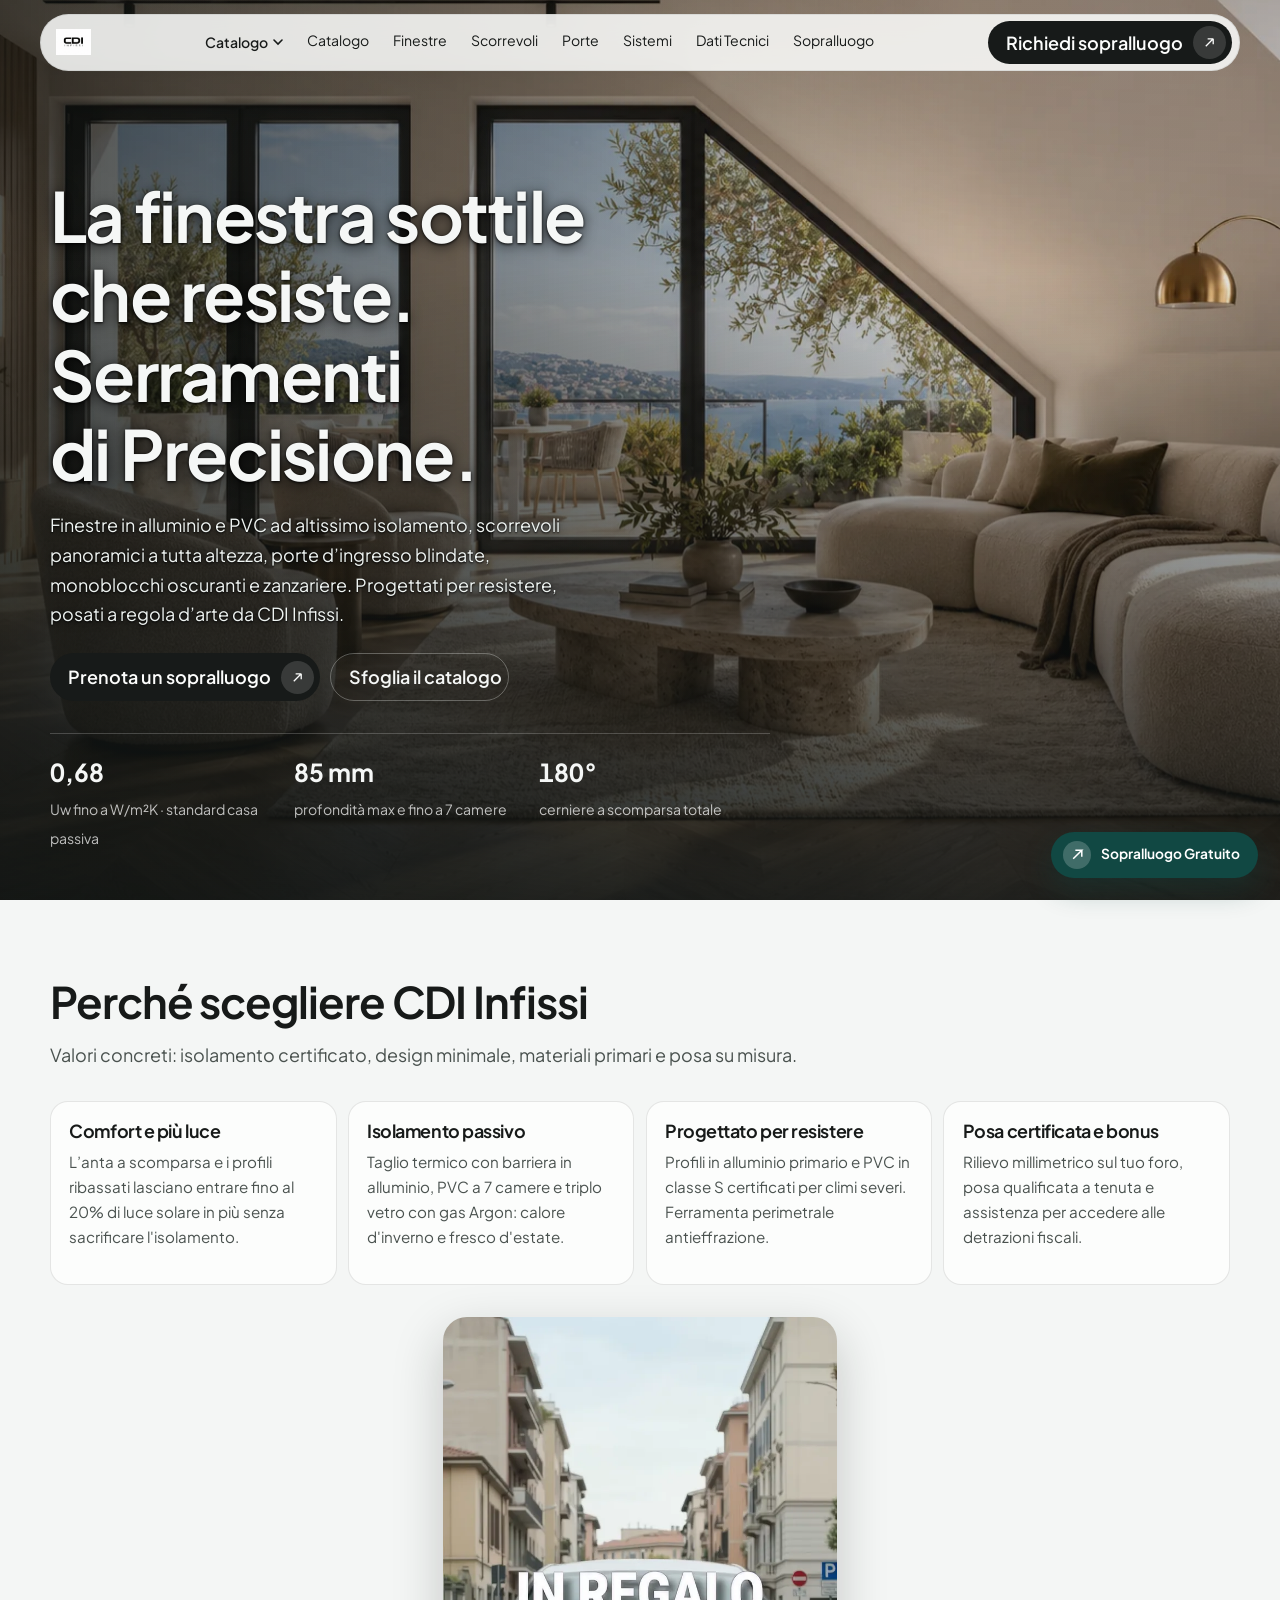
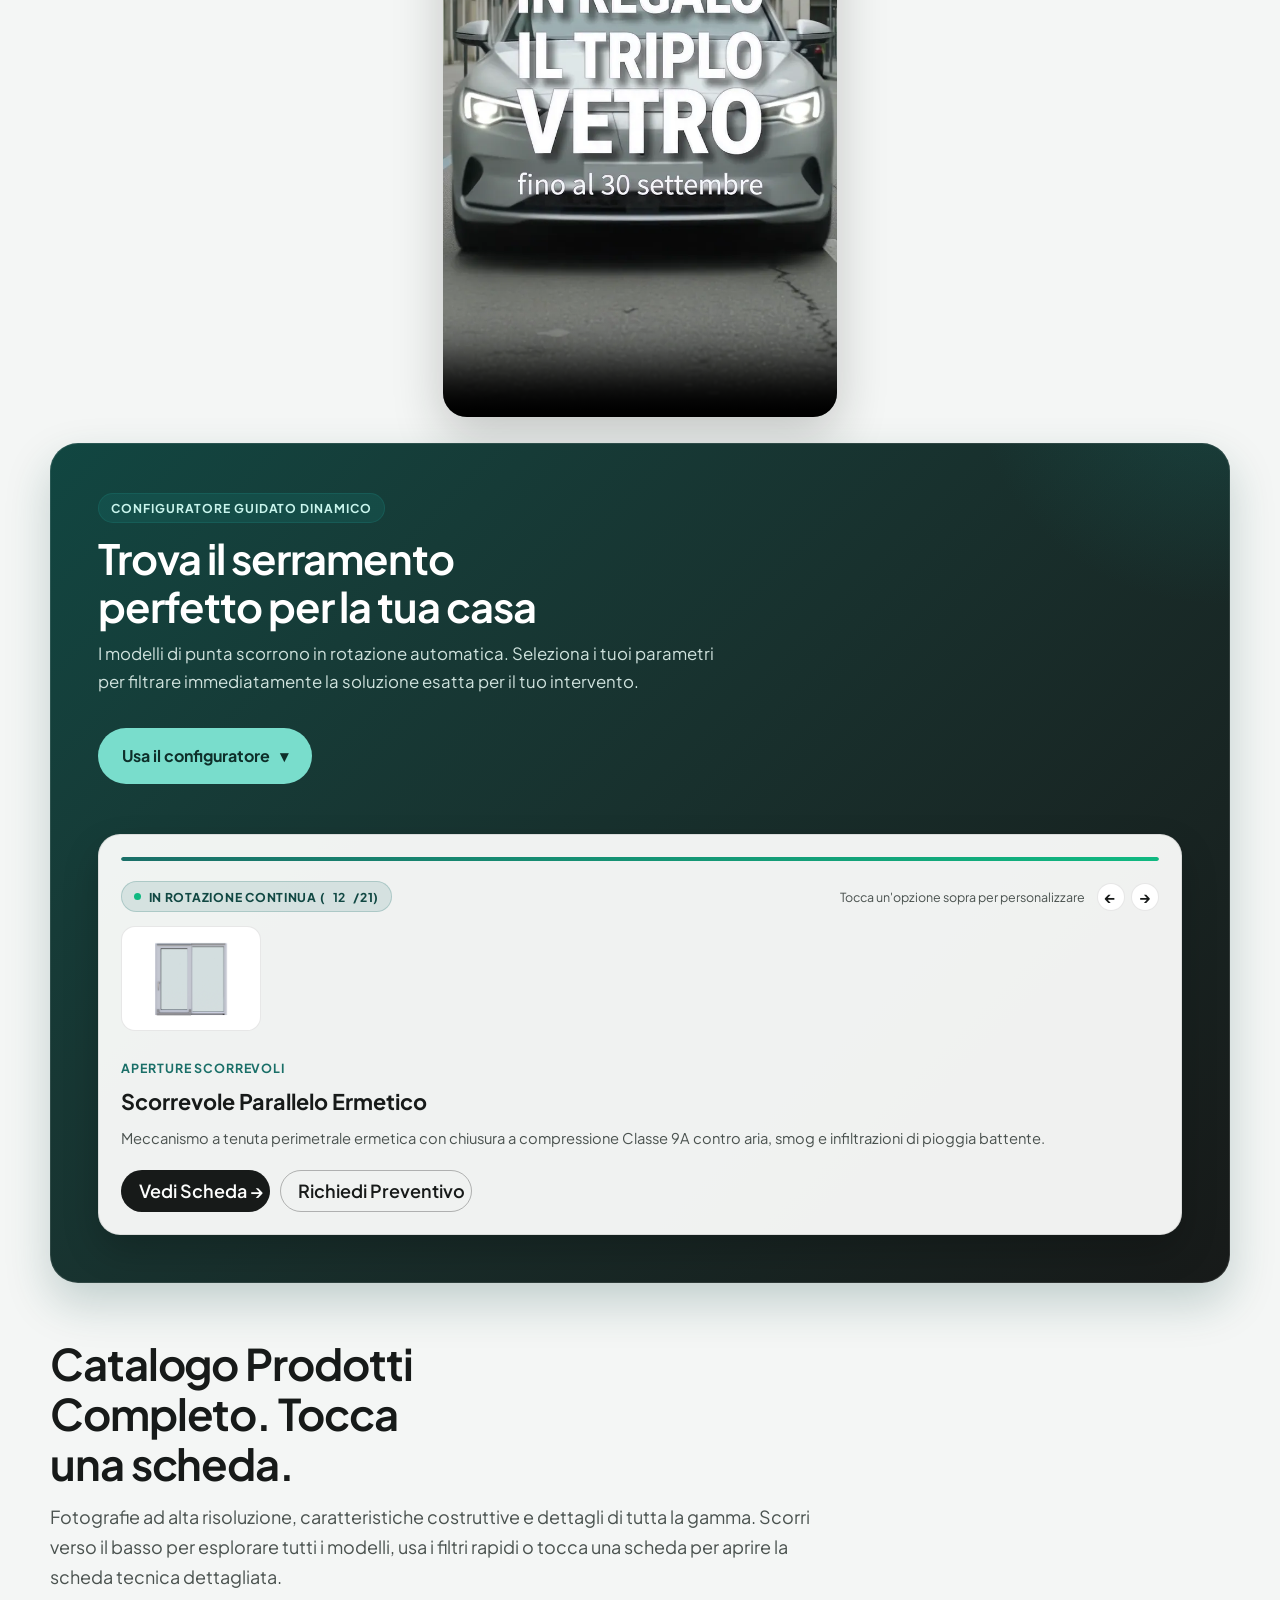
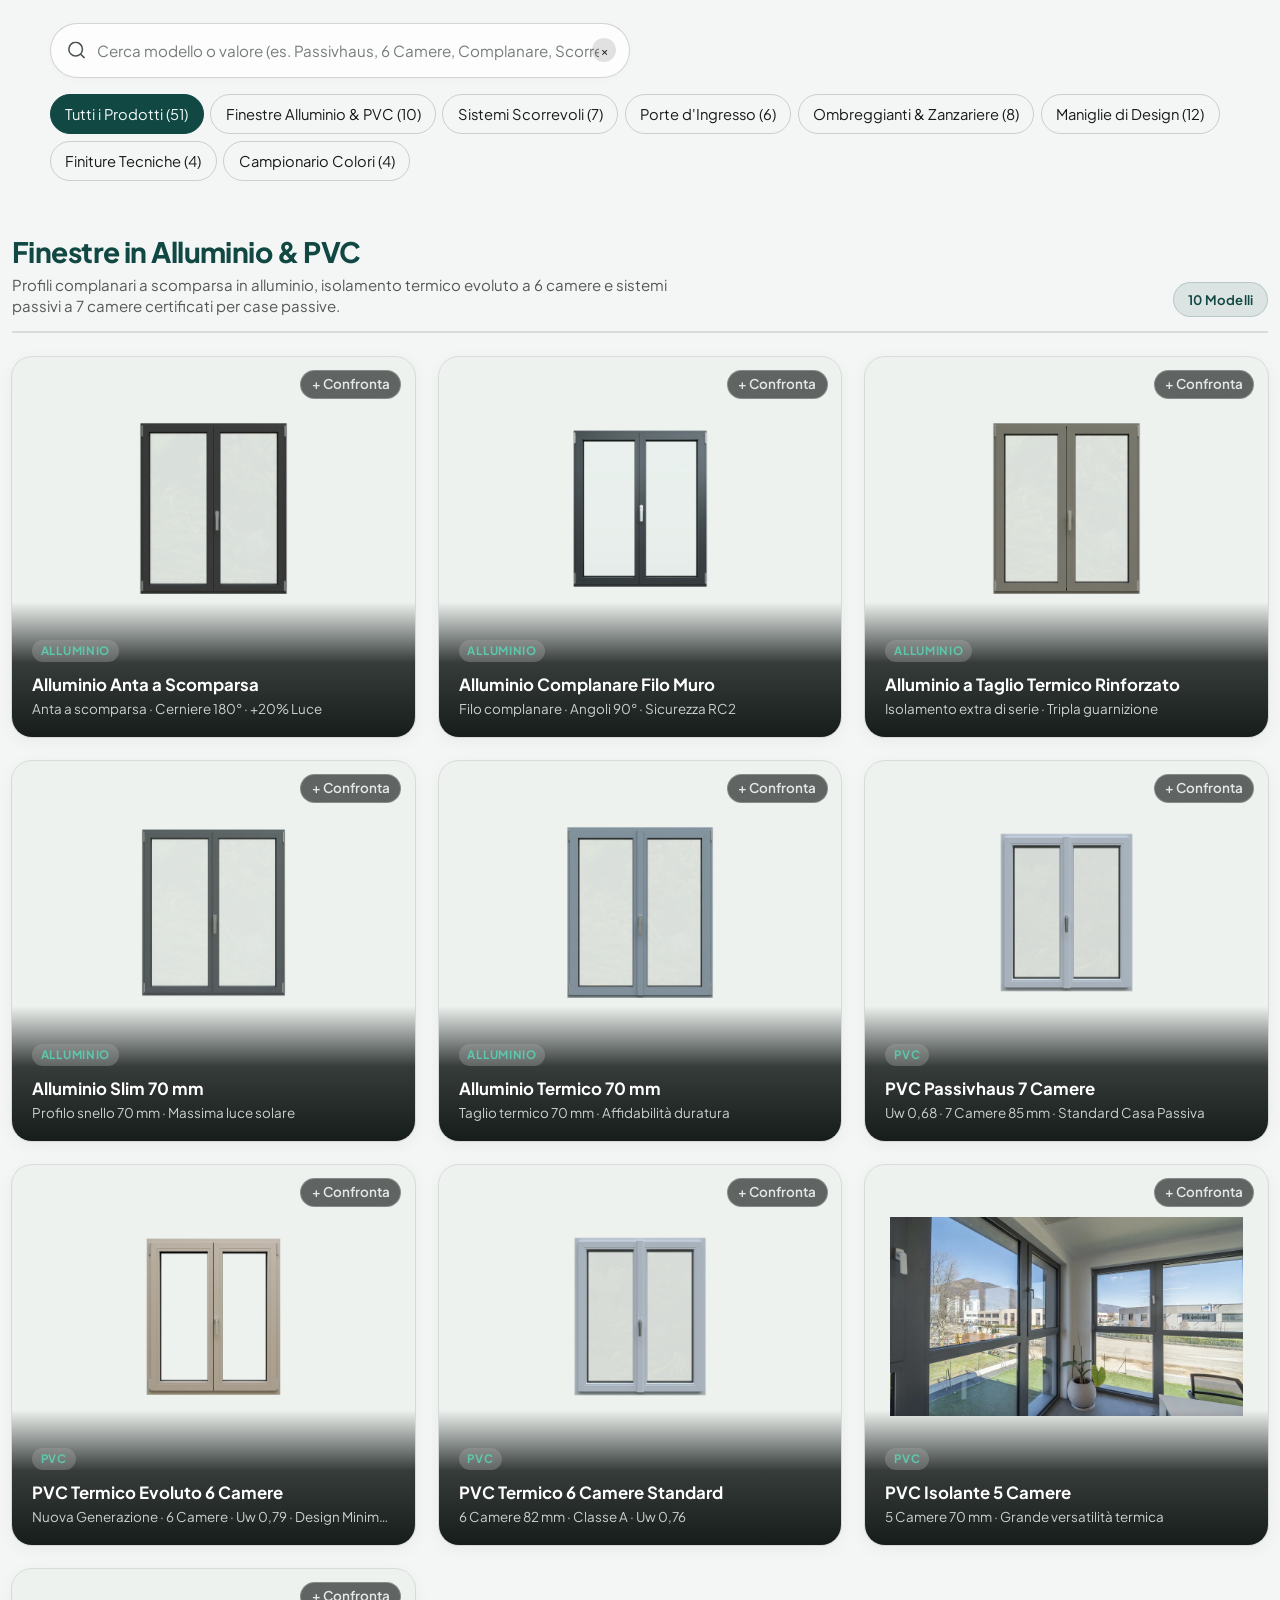
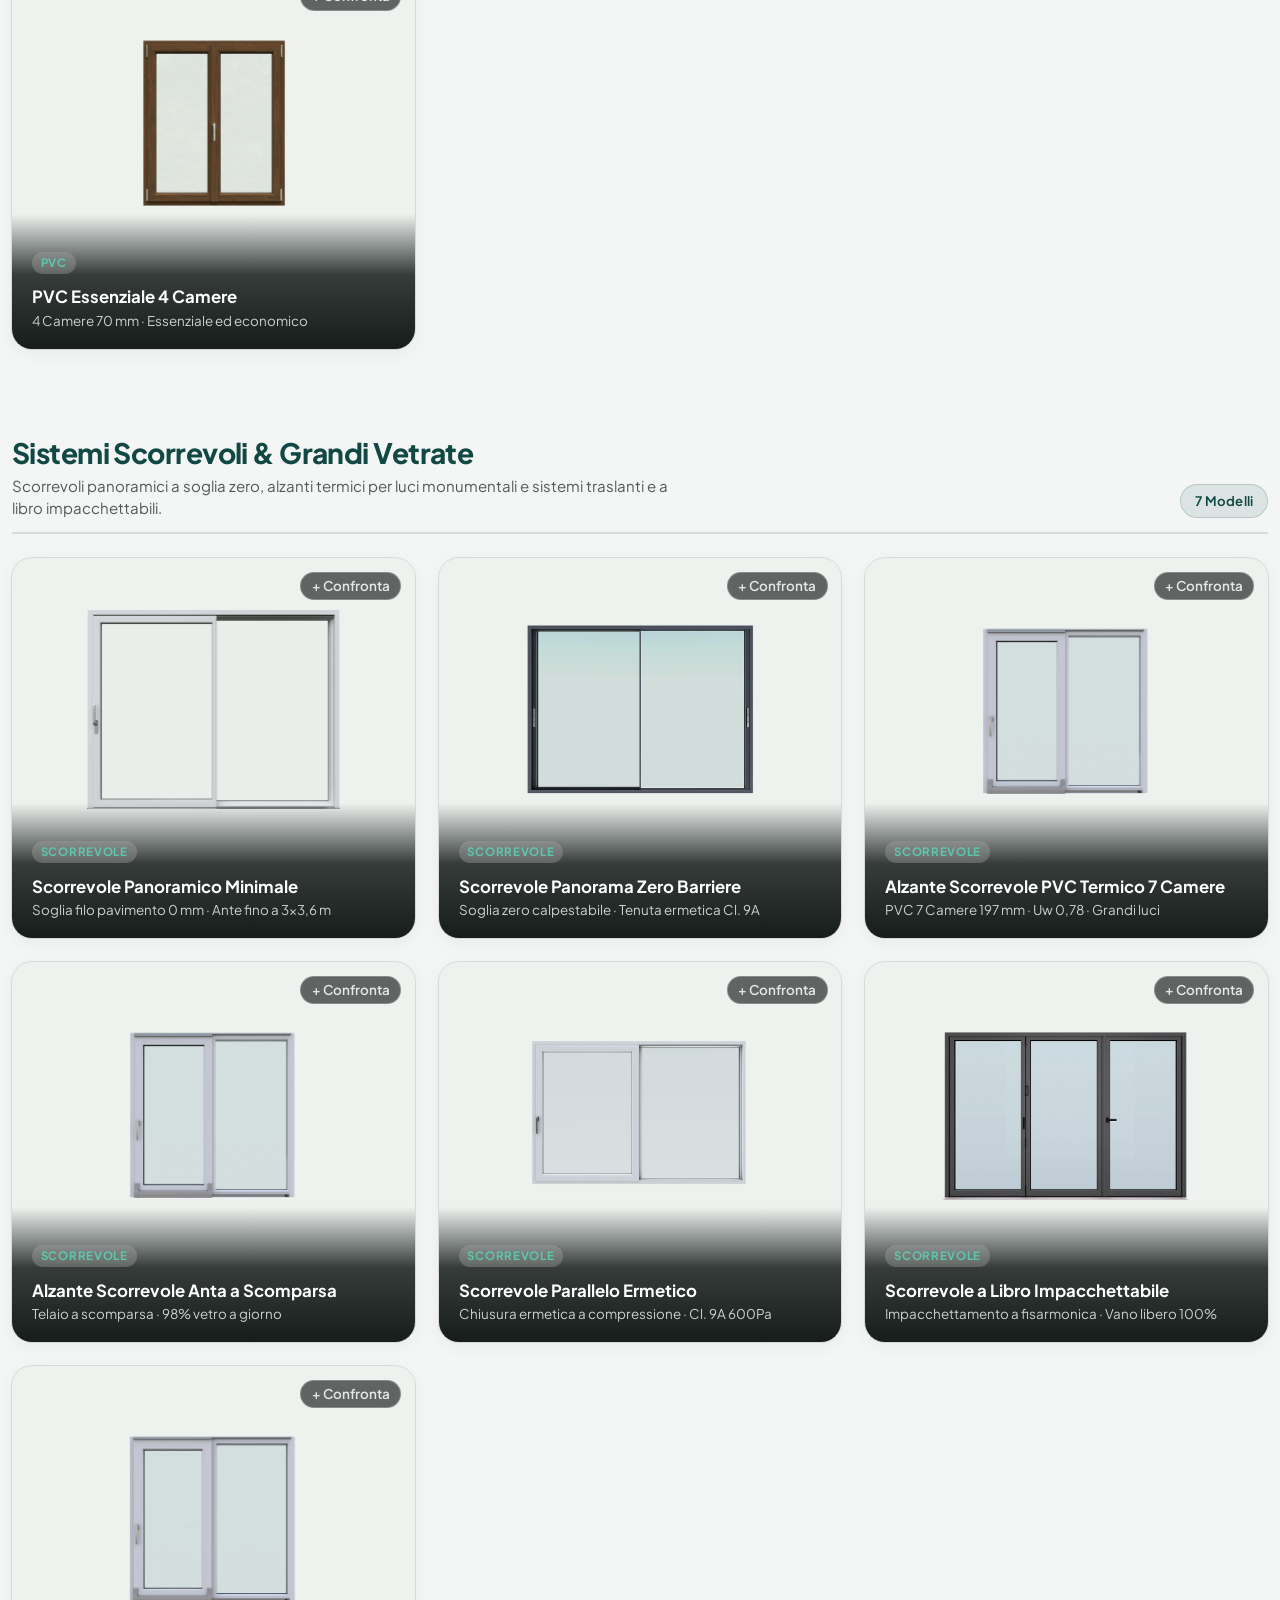
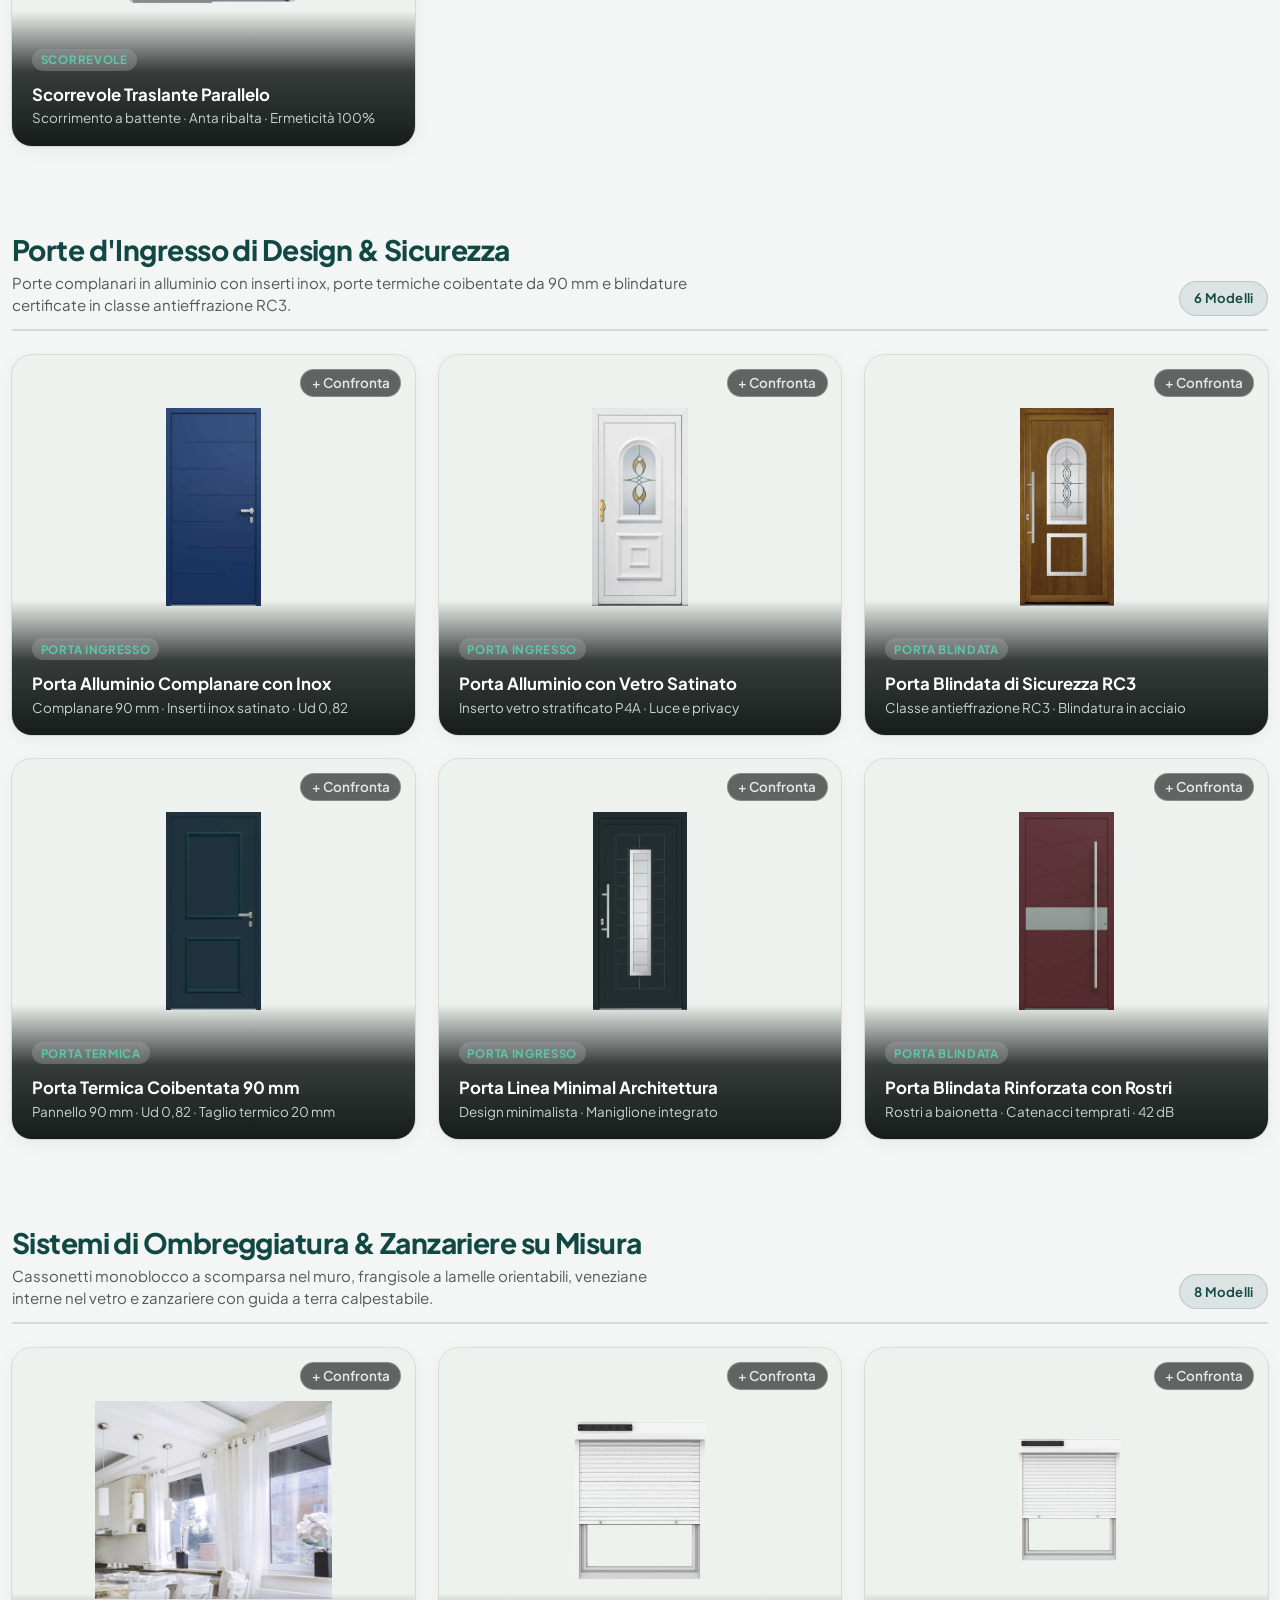
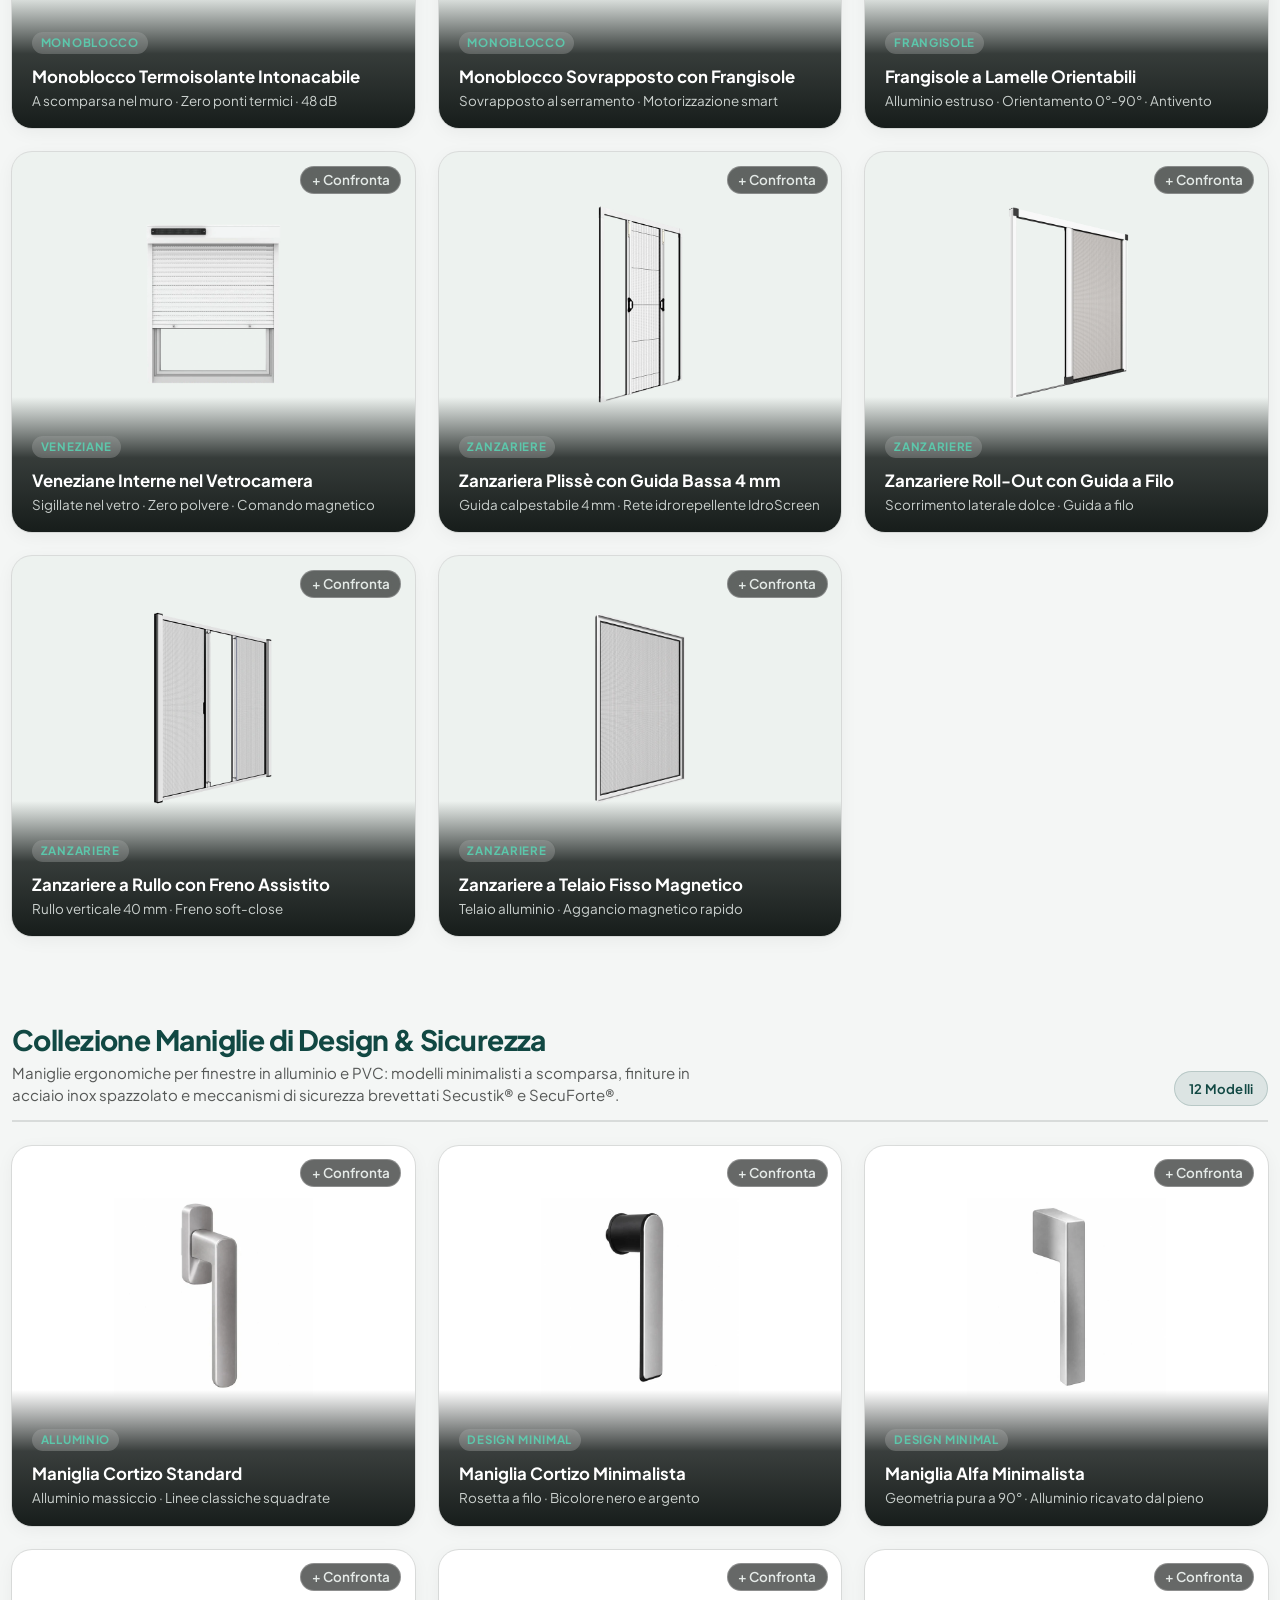
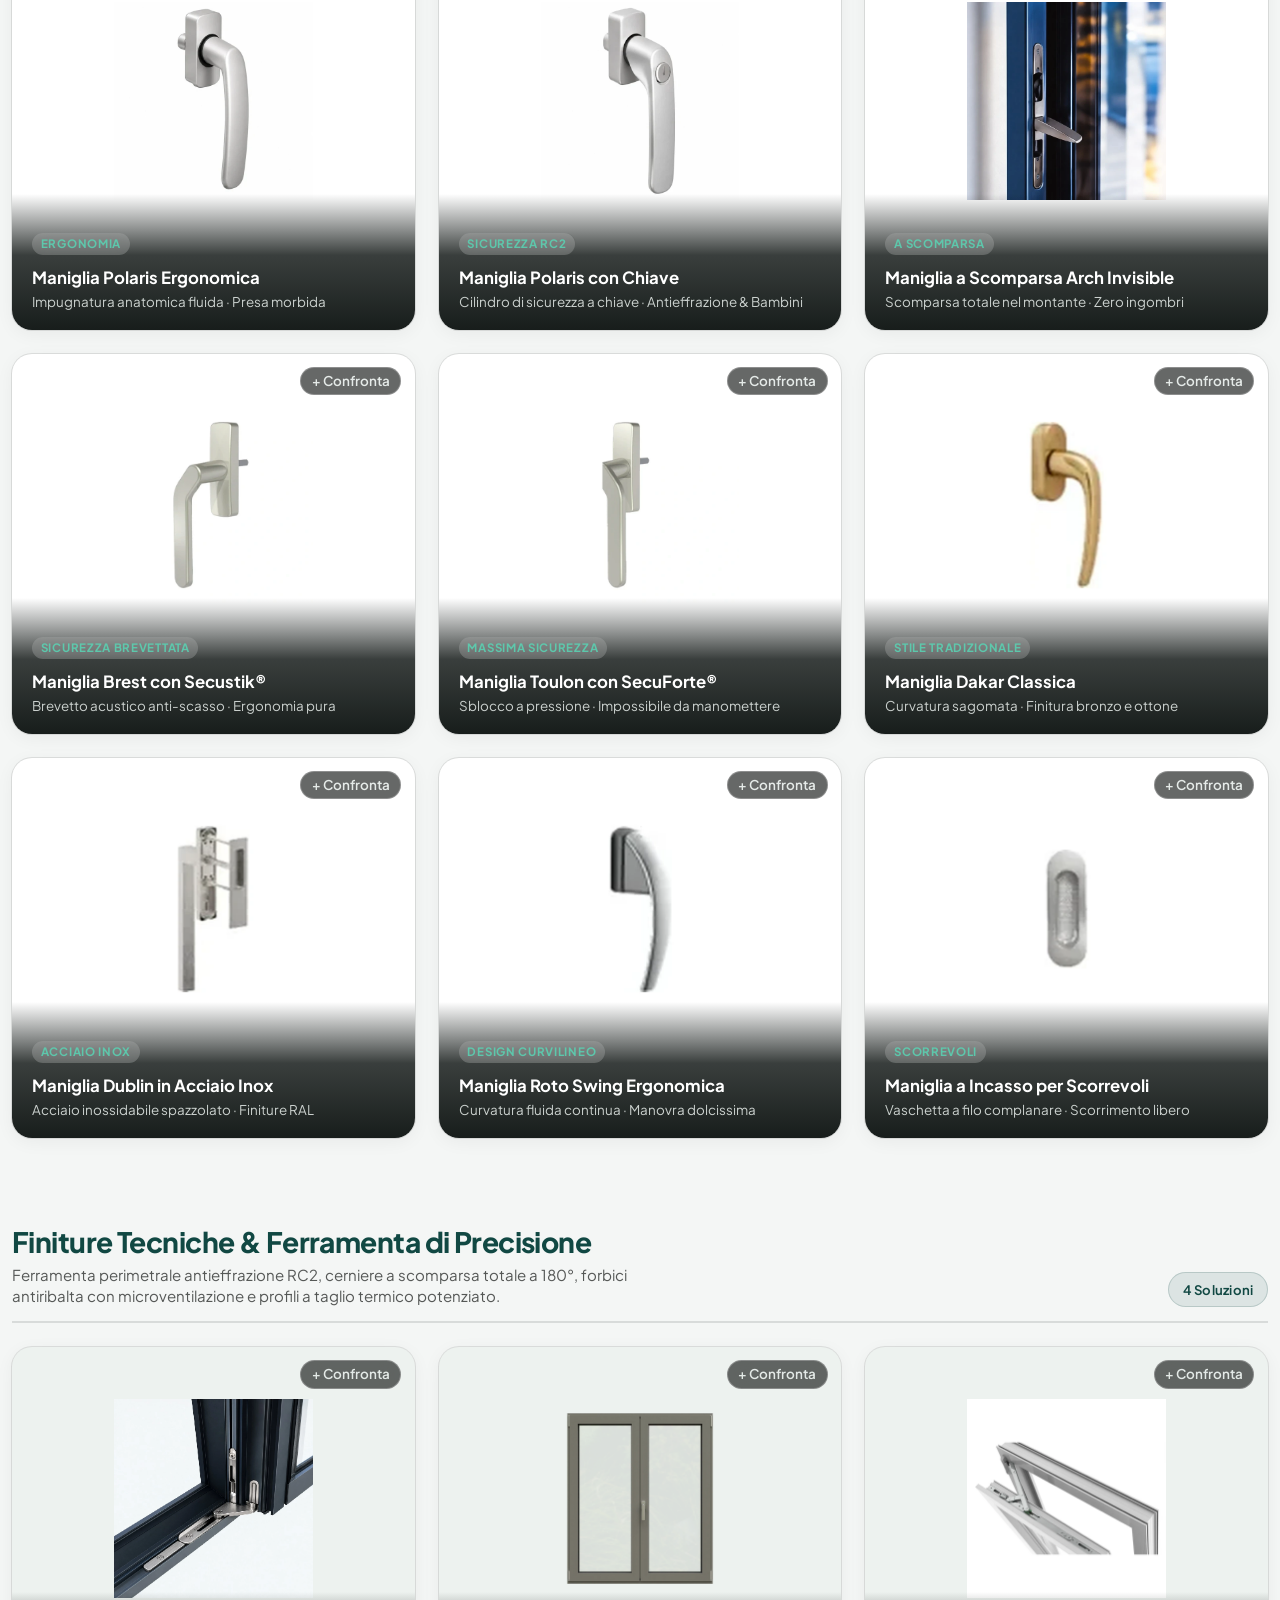
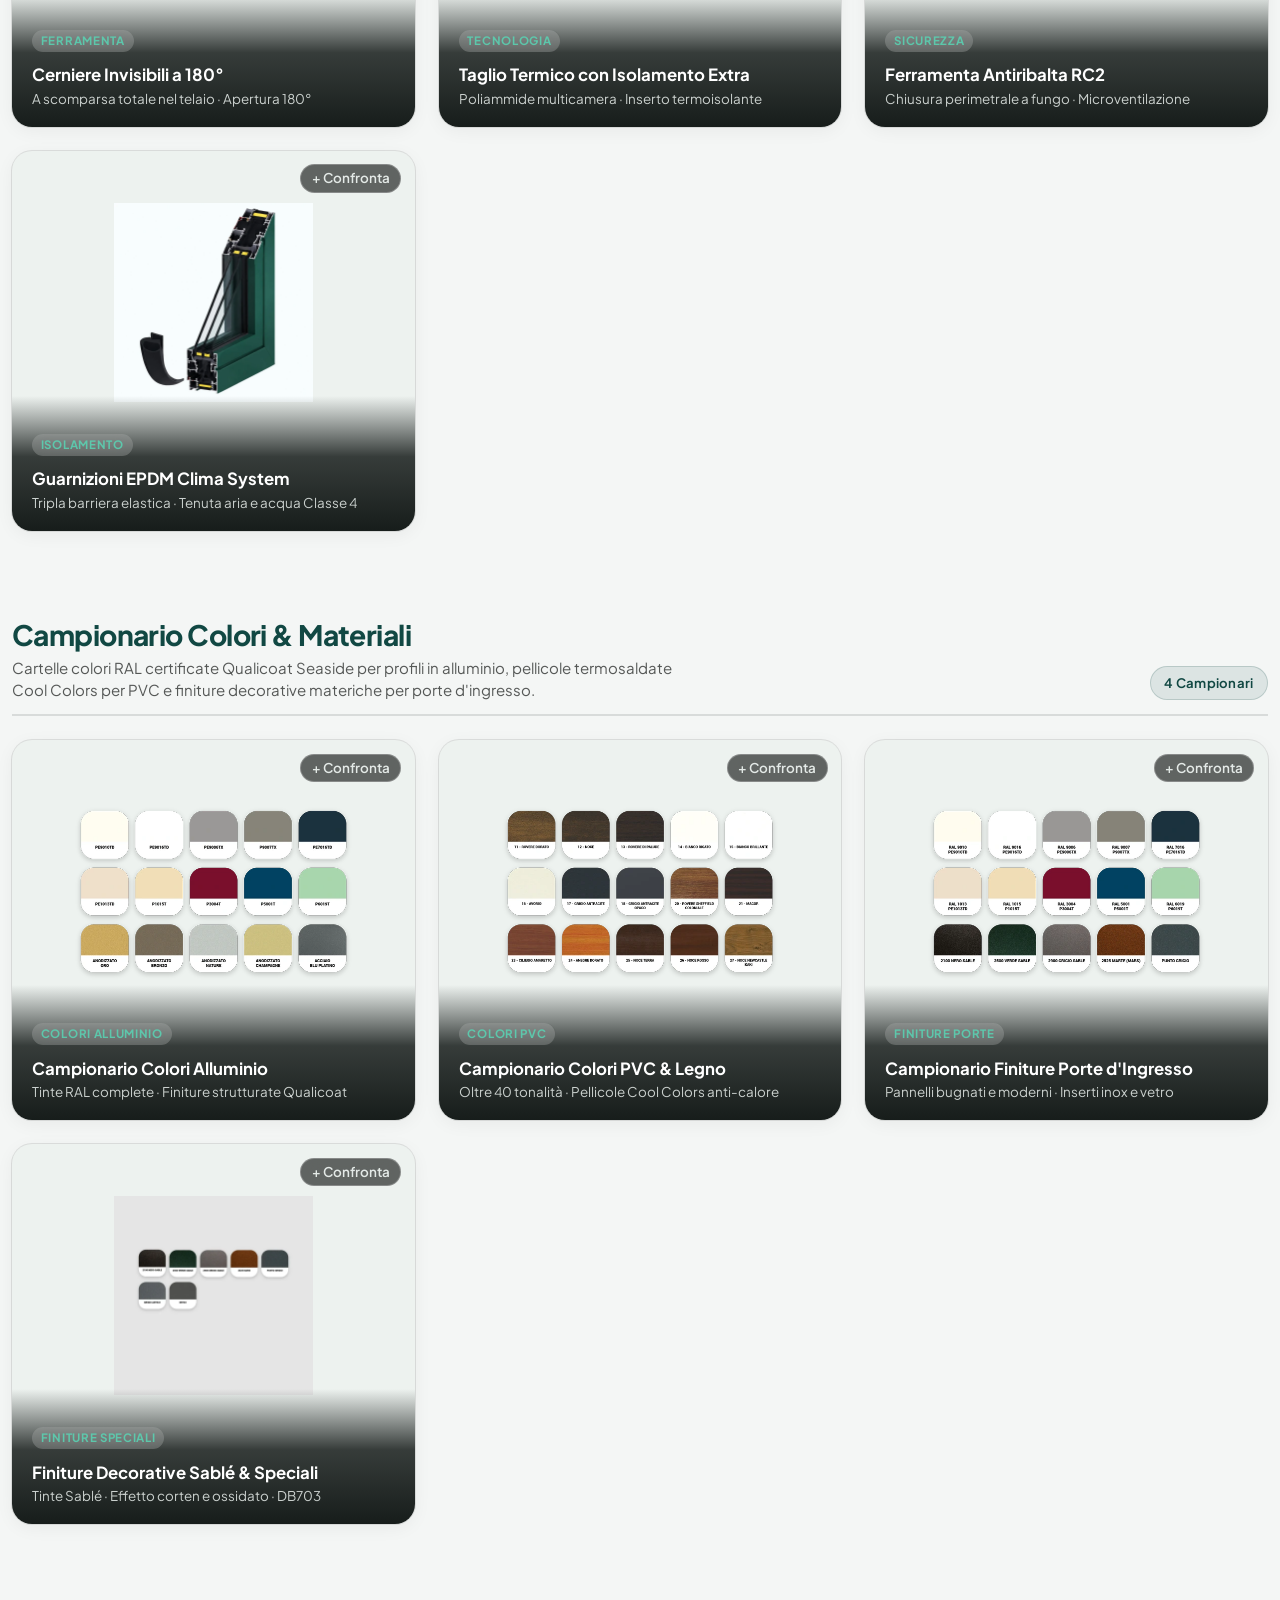
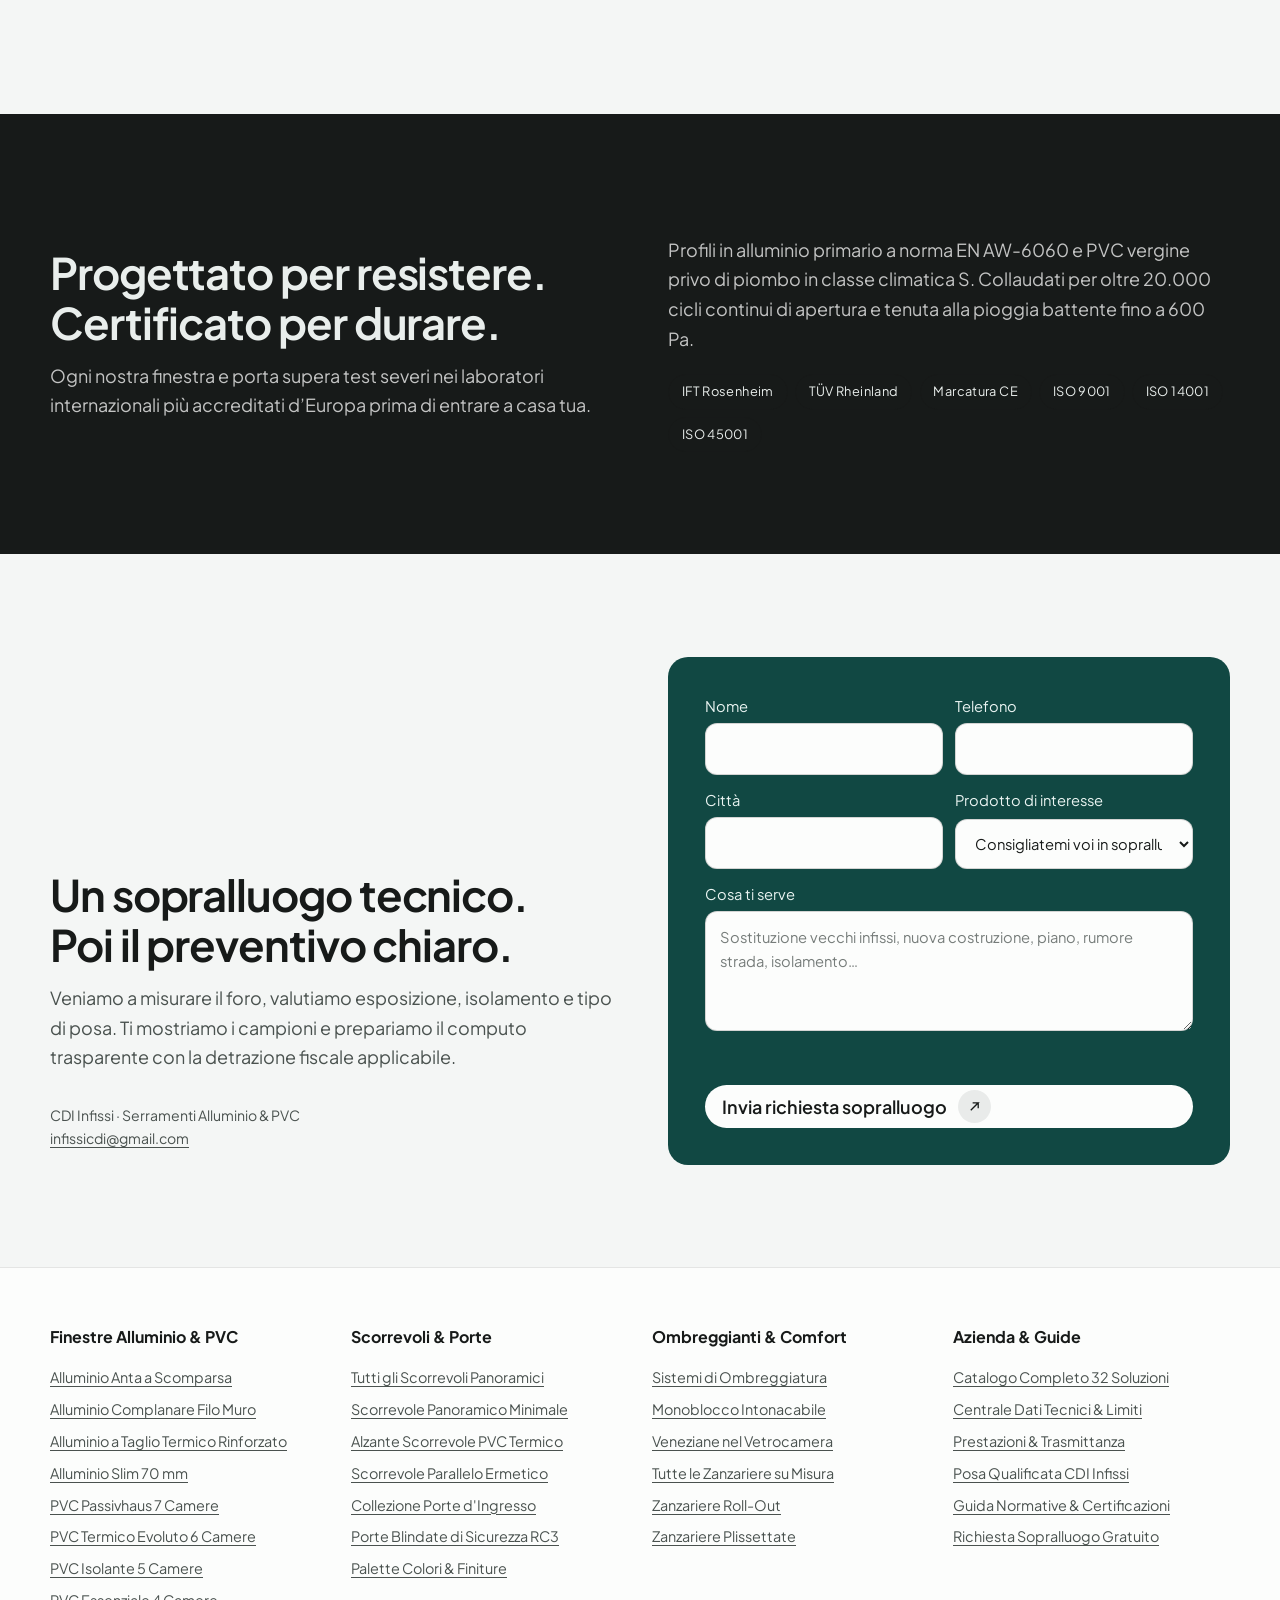
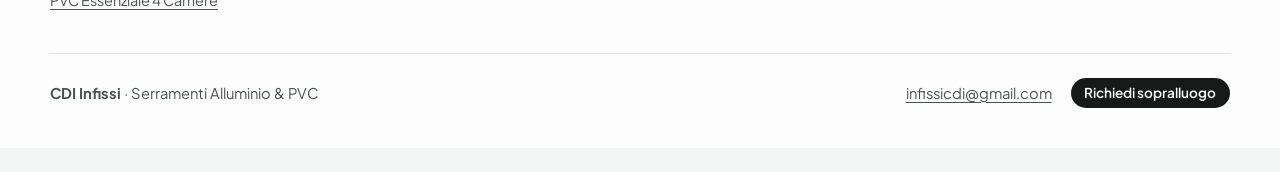
<file: index.html>
<!DOCTYPE html>
<html lang="it">
  <head>
    <meta charset="utf-8" />
    <meta name="viewport" content="width=device-width, initial-scale=1" />
    <title>CDI Infissi — Finestre Alluminio e PVC, Scorrevoli Panoramici, Porte e Ombreggianti</title>
    <meta
      name="description"
      content="Serramenti in alluminio e PVC ad altissime prestazioni termiche (Uw fino a 0,68 W/m²K), scorrevoli panoramici a tutta altezza, porte blindate e monoblocchi. Posa qualificata a Torino e Piemonte."
    />
    <link rel="icon" href="assets/logo.png" />
    <link rel="preconnect" href="https://fonts.googleapis.com" />
    <link rel="preconnect" href="https://fonts.gstatic.com" crossorigin />
    <link
      href="https://fonts.googleapis.com/css2?family=Plus+Jakarta+Sans:ital,wght@0,400..800;1,400..800&display=swap"
      rel="stylesheet"
    />
    <link rel="stylesheet" href="css/main.css?v=20261005e" />
    <link rel="stylesheet" href="css/catalog-modern.css?v=20261005e" />
  </head>
  <body>
    <a class="skip" href="#contenuto">Vai al contenuto</a>

    <!-- FLOATING ISLAND HEADER CON MEGA-MENU -->
    <header class="site-header">
      <div class="nav-island">
        <a class="logo" href="#inizio" aria-label="CDI Infissi, inizio pagina">
          <img src="assets/logo.png" alt="CDI Infissi" width="208" height="156" />
        </a>
        <nav aria-label="Principale">
          <ul class="nav-links">
            <li class="has-megamenu">
              <a href="#catalogo" class="megamenu-trigger">
                Catalogo
                <svg viewBox="0 0 10 6" fill="none"><path d="M1 1L5 5L9 1" stroke="currentColor" stroke-width="1.6" stroke-linecap="round"/></svg>
              </a>
              <div class="megamenu-panel">
                <div class="megamenu-col">
                  <h4><a href="finestre.html">Finestre</a></h4>
                  <ul class="megamenu-list">
                    <li><a class="megamenu-item" href="finestre.html"><img class="megamenu-thumb" src="assets/serramenti/finestra-6stars-view.webp" alt="" width="900" height="900" /><div class="megamenu-text"><strong>Alluminio Anta a Scomparsa</strong><span>Profilo complanare nascosto</span></div></a></li>
                    <li><a class="megamenu-item" href="finestre.html"><img class="megamenu-thumb" src="assets/serramenti/finestra-alu-complanare.webp" alt="" width="900" height="900" /><div class="megamenu-text"><strong>Alluminio Complanare Filo Muro</strong><span>Design minimale squadrato a 90°</span></div></a></li>
                    <li><a class="megamenu-item" href="finestre.html"><img class="megamenu-thumb" src="assets/serramenti/finestra-7stars-pvc.webp" alt="" width="900" height="900" /><div class="megamenu-text"><strong>PVC Passivhaus 7 Camere</strong><span>Trasmittanza Uw 0,68 W/m²K</span></div></a></li>
                    <li><a class="megamenu-item" href="finestre.html"><img class="megamenu-thumb" src="assets/serramenti/finestra-pvc-termico-6camere.webp" alt="" width="900" height="900" /><div class="megamenu-text"><strong>PVC Termico Evoluto 6 Camere</strong><span>Novità 6 camere 80 mm</span></div></a></li>
                  </ul>
                </div>
                <div class="megamenu-col">
                  <h4><a href="scorrevoli.html">Scorrevoli</a></h4>
                  <ul class="megamenu-list">
                    <li><a class="megamenu-item" href="scorrevoli.html"><img class="megamenu-thumb" src="assets/serramenti/scorrevole-paysage.png" alt="" width="1024" height="802" /><div class="megamenu-text"><strong>Scorrevole Panoramico Minimale</strong><span>Soglia a filo pavimento 0 mm</span></div></a></li>
                    <li><a class="megamenu-item" href="scorrevoli.html"><img class="megamenu-thumb" src="assets/serramenti/scorrevole-smartslide.webp" alt="" width="900" height="692" /><div class="megamenu-text"><strong>Scorrevole Parallelo Ermetico</strong><span>Chiusura a compressione perimetrale</span></div></a></li>
                    <li><a class="megamenu-item" href="scorrevoli.html"><img class="megamenu-thumb" src="assets/serramenti/scorrevole-bifold.webp" alt="" width="900" height="623" /><div class="megamenu-text"><strong>Scorrevole a Libro Impacchettabile</strong><span>Apertura vano totale 100%</span></div></a></li>
                  </ul>
                </div>
                <div class="megamenu-col">
                  <h4><a href="porte.html">Porte d'Ingresso</a></h4>
                  <ul class="megamenu-list">
                    <li><a class="megamenu-item" href="porte.html"><img class="megamenu-thumb" src="assets/serramenti/porta-athens.webp" alt="" width="488" height="1024" /><div class="megamenu-text"><strong>Porta Alluminio con Inserti Inox</strong><span>Design contemporaneo complanare</span></div></a></li>
                    <li><a class="megamenu-item" href="porte.html"><img class="megamenu-thumb" src="assets/serramenti/porta-dijon.webp" alt="" width="492" height="1024" /><div class="megamenu-text"><strong>Porta Alluminio con Vetro Satinato</strong><span>Inserto luminoso e privacy</span></div></a></li>
                    <li><a class="megamenu-item" href="porte.html"><img class="megamenu-thumb" src="assets/serramenti/porta-monza.webp" alt="" width="486" height="1024" /><div class="megamenu-text"><strong>Porta Blindata di Sicurezza RC3</strong><span>Massima resistenza antieffrazione</span></div></a></li>
                  </ul>
                </div>
                <div class="megamenu-col">
                  <h4><a href="sistemi.html">Ombreggianti & Sistemi</a></h4>
                  <ul class="megamenu-list">
                    <li><a class="megamenu-item" href="sistemi.html"><img class="megamenu-thumb" src="assets/serramenti/monoblocco-intonacabile.webp" alt="" width="1080" height="903" /><div class="megamenu-text"><strong>Monoblocco Termico</strong><span>Taglio termico totale foro</span></div></a></li>
                    <li><a class="megamenu-item" href="sistemi.html"><img class="megamenu-thumb" src="assets/catalogo/veneziane.jpg" alt="" width="1254" height="1254" /><div class="megamenu-text"><strong>Veneziane nel Vetro</strong><span>Zero polvere e manutenzione</span></div></a></li>
                    <li><a class="megamenu-item" href="sistemi.html"><img class="megamenu-thumb" src="assets/serramenti/zanzariere-rollout.webp" alt="" width="600" height="600" /><div class="megamenu-text"><strong>Zanzariere Roll-Out</strong><span>Guida bassa calpestabile 3 mm</span></div></a></li>
                  </ul>
                </div>
              </div>
            </li>
            <li><a href="#catalogo">Catalogo</a></li>
            <li><a href="finestre.html">Finestre</a></li>
            <li><a href="scorrevoli.html">Scorrevoli</a></li>
            <li><a href="porte.html">Porte</a></li>
            <li><a href="sistemi.html">Sistemi</a></li>
            <li><a href="dati-tecnici.html">Dati Tecnici</a></li>
            <li><a href="richiedi.html">Sopralluogo</a></li>
          </ul>
        </nav>
        <a class="btn nav-cta" href="richiedi.html">
          Richiedi sopralluogo
          <i aria-hidden="true"><svg viewBox="0 0 14 14" fill="none"><path d="M3 11L11 3M11 3H5M11 3v6" stroke="currentColor" stroke-width="1.4"/></svg></i>
        </a>
        <button class="burger" type="button" aria-label="Apri il menu" aria-expanded="false">
          <img class="burger-logo" src="assets/logo.png" alt="" width="208" height="156" />
          <span class="burger-lines"><span></span><span></span></span>
        </button>
      </div>
    </header>

    <!-- MENU MOBILE OVERLAY CON CATALOGO TOUCH INTEGRATO -->
    <nav class="overlay-nav" aria-label="Menu e Catalogo mobile">
      <div class="mn-topbar">
        <a class="mn-logo" href="#inizio" aria-label="Home CDI Infissi">
          <img src="assets/logo.png" alt="CDI Infissi" width="208" height="156" />
        </a>
        <button type="button" class="mn-close-btn" aria-label="Chiudi menu">
          <span>Chiudi</span>
          <svg viewBox="0 0 14 14" fill="none" width="14" height="14"><path d="M2 2L12 12M12 2L2 12" stroke="currentColor" stroke-width="2" stroke-linecap="round"/></svg>
        </button>
      </div>

      <div class="overlay-nav-content">
        <div class="mn-search-wrap">
          <input type="search" class="mn-search-input" placeholder="Cerca nel catalogo (es. Passivhaus, Slim, Blindata...)" data-mn-search aria-label="Cerca serramenti nel menu" />
        </div>

        <div class="mn-filter-tabs" role="tablist">
          <button type="button" class="mn-tab is-active" data-mn-filter="all">Tutti (51)</button>
          <button type="button" class="mn-tab" data-mn-filter="finestre">Finestre (10)</button>
          <button type="button" class="mn-tab" data-mn-filter="scorrevoli">Scorrevoli (7)</button>
          <button type="button" class="mn-tab" data-mn-filter="porte">Porte (6)</button>
          <button type="button" class="mn-tab" data-mn-filter="ombreggianti">Ombreggianti (8)</button>
          <button type="button" class="mn-tab" data-mn-filter="maniglie">Maniglie (12)</button>
          <button type="button" class="mn-tab" data-mn-filter="finiture">Finiture (4)</button>
          <button type="button" class="mn-tab" data-mn-filter="campionario">Campionario (4)</button>
        </div>

                <div class="mn-catalog-grid" data-mn-grid>
          <a href="finestre.html" class="mn-item" data-mn-cat="finestre" data-mn-title="alluminio anta a scomparsa anta a scomparsa">
            <div class="mn-item-media">
              <img src="assets/serramenti/finestra-6stars-view.webp" alt="Alluminio Anta a Scomparsa" loading="lazy" width="900" height="900" />
              <span class="mn-item-badge">Alluminio</span>
            </div>
            <div class="mn-item-info">
              <strong>Alluminio Anta a Scomparsa</strong>
              <small>Anta a scomparsa · Cerniere 180° · +20% Luce</small>
            </div>
          </a>
          <a href="finestre.html" class="mn-item" data-mn-cat="finestre" data-mn-title="alluminio complanare filo muro filo complanare">
            <div class="mn-item-media">
              <img src="assets/serramenti/finestra-alu-complanare.webp" alt="Alluminio Complanare Filo Muro" loading="lazy" width="900" height="900" />
              <span class="mn-item-badge">Alluminio</span>
            </div>
            <div class="mn-item-info">
              <strong>Alluminio Complanare Filo Muro</strong>
              <small>Filo complanare · Angoli 90° · Sicurezza RC2</small>
            </div>
          </a>
          <a href="finestre.html" class="mn-item" data-mn-cat="finestre" data-mn-title="alluminio a taglio termico rinforzato isolamento extra di serie">
            <div class="mn-item-media">
              <img src="assets/serramenti/finestra-6stars-alu.webp" alt="Alluminio a Taglio Termico Rinforzato" loading="lazy" width="900" height="900" />
              <span class="mn-item-badge">Alluminio</span>
            </div>
            <div class="mn-item-info">
              <strong>Alluminio a Taglio Termico Rinforzato</strong>
              <small>Isolamento extra di serie · Tripla guarnizione</small>
            </div>
          </a>
          <a href="finestre.html" class="mn-item" data-mn-cat="finestre" data-mn-title="alluminio slim 70 mm profilo snello 70 mm">
            <div class="mn-item-media">
              <img src="assets/serramenti/finestra-5stars-view.webp" alt="Alluminio Slim 70 mm" loading="lazy" width="900" height="900" />
              <span class="mn-item-badge">Alluminio</span>
            </div>
            <div class="mn-item-info">
              <strong>Alluminio Slim 70 mm</strong>
              <small>Profilo snello 70 mm · Massima luce solare</small>
            </div>
          </a>
          <a href="finestre.html" class="mn-item" data-mn-cat="finestre" data-mn-title="alluminio termico 70 mm taglio termico 70 mm">
            <div class="mn-item-media">
              <img src="assets/serramenti/finestra-5stars-alu.webp" alt="Alluminio Termico 70 mm" loading="lazy" width="900" height="900" />
              <span class="mn-item-badge">Alluminio</span>
            </div>
            <div class="mn-item-info">
              <strong>Alluminio Termico 70 mm</strong>
              <small>Taglio termico 70 mm · Affidabilità duratura</small>
            </div>
          </a>
          <a href="finestre.html" class="mn-item" data-mn-cat="finestre" data-mn-title="pvc passivhaus 7 camere uw 0,68">
            <div class="mn-item-media">
              <img src="assets/serramenti/finestra-7stars-pvc.webp" alt="PVC Passivhaus 7 Camere" loading="lazy" width="900" height="900" />
              <span class="mn-item-badge">PVC</span>
            </div>
            <div class="mn-item-info">
              <strong>PVC Passivhaus 7 Camere</strong>
              <small>Uw 0,68 · 7 Camere 85 mm · Standard Casa Passiva</small>
            </div>
          </a>
          <a href="finestre.html" class="mn-item" data-mn-cat="finestre" data-mn-title="pvc termico evoluto 6 camere design minimale">
            <div class="mn-item-media">
              <img src="assets/serramenti/finestra-pvc-termico-6camere.webp" alt="PVC Termico Evoluto 6 Camere" loading="lazy" width="900" height="900" />
              <span class="mn-item-badge">PVC</span>
            </div>
            <div class="mn-item-info">
              <strong>PVC Termico Evoluto 6 Camere</strong>
              <small>Nuova Generazione · 6 Camere · Uw 0,79 · Design Minimale</small>
            </div>
          </a>
          <a href="finestre.html" class="mn-item" data-mn-cat="finestre" data-mn-title="pvc termico 6 camere standard 6 camere 82 mm">
            <div class="mn-item-media">
              <img src="assets/serramenti/finestra-7stars-pvc.webp" alt="PVC Termico 6 Camere Standard" loading="lazy" width="900" height="900" />
              <span class="mn-item-badge">PVC</span>
            </div>
            <div class="mn-item-info">
              <strong>PVC Termico 6 Camere Standard</strong>
              <small>6 Camere 82 mm · Classe A · Uw 0,76</small>
            </div>
          </a>
          <a href="finestre.html" class="mn-item" data-mn-cat="finestre" data-mn-title="pvc isolante 5 camere 5 camere 70 mm">
            <div class="mn-item-media">
              <img src="assets/serramenti/finestra-5stars-pvc.webp" alt="PVC Isolante 5 Camere" loading="lazy" width="1920" height="1080" />
              <span class="mn-item-badge">PVC</span>
            </div>
            <div class="mn-item-info">
              <strong>PVC Isolante 5 Camere</strong>
              <small>5 Camere 70 mm · Grande versatilità termica</small>
            </div>
          </a>
          <a href="finestre.html" class="mn-item" data-mn-cat="finestre" data-mn-title="pvc essenziale 4 camere 4 camere 70 mm">
            <div class="mn-item-media">
              <img src="assets/serramenti/finestra-4stars-pvc.webp" alt="PVC Essenziale 4 Camere" loading="lazy" width="900" height="900" />
              <span class="mn-item-badge">PVC</span>
            </div>
            <div class="mn-item-info">
              <strong>PVC Essenziale 4 Camere</strong>
              <small>4 Camere 70 mm · Essenziale ed economico</small>
            </div>
          </a>
          <a href="scorrevoli.html" class="mn-item" data-mn-cat="scorrevoli" data-mn-title="scorrevole panoramico minimale soglia filo pavimento 0 mm">
            <div class="mn-item-media">
              <img src="assets/serramenti/scorrevole-paysage.png" alt="Scorrevole Panoramico Minimale" loading="lazy" width="1024" height="802" />
              <span class="mn-item-badge">Scorrevole</span>
            </div>
            <div class="mn-item-info">
              <strong>Scorrevole Panoramico Minimale</strong>
              <small>Soglia filo pavimento 0 mm · Ante fino a 3x3,6 m</small>
            </div>
          </a>
          <a href="scorrevoli.html" class="mn-item" data-mn-cat="scorrevoli" data-mn-title="scorrevole panorama zero barriere soglia zero calpestabile">
            <div class="mn-item-media">
              <img src="assets/serramenti/scorrevole-panorama.webp" alt="Scorrevole Panorama Zero Barriere" loading="lazy" width="900" height="675" />
              <span class="mn-item-badge">Scorrevole</span>
            </div>
            <div class="mn-item-info">
              <strong>Scorrevole Panorama Zero Barriere</strong>
              <small>Soglia zero calpestabile · Tenuta ermetica Cl. 9A</small>
            </div>
          </a>
          <a href="scorrevoli.html" class="mn-item" data-mn-cat="scorrevoli" data-mn-title="alzante scorrevole pvc termico 7 camere pvc 7 camere 197 mm">
            <div class="mn-item-media">
              <img src="assets/serramenti/scorrevole-paysage-7stars.webp" alt="Alzante Scorrevole PVC Termico 7 Camere" loading="lazy" width="900" height="900" />
              <span class="mn-item-badge">Scorrevole</span>
            </div>
            <div class="mn-item-info">
              <strong>Alzante Scorrevole PVC Termico 7 Camere</strong>
              <small>PVC 7 Camere 197 mm · Uw 0,78 · Grandi luci</small>
            </div>
          </a>
          <a href="scorrevoli.html" class="mn-item" data-mn-cat="scorrevoli" data-mn-title="alzante scorrevole anta a scomparsa telaio a scomparsa">
            <div class="mn-item-media">
              <img src="assets/serramenti/scorrevole-paysage-7stars.webp" alt="Alzante Scorrevole Anta a Scomparsa" loading="lazy" width="900" height="900" />
              <span class="mn-item-badge">Scorrevole</span>
            </div>
            <div class="mn-item-info">
              <strong>Alzante Scorrevole Anta a Scomparsa</strong>
              <small>Telaio a scomparsa · 98% vetro a giorno</small>
            </div>
          </a>
          <a href="scorrevoli.html" class="mn-item" data-mn-cat="scorrevoli" data-mn-title="scorrevole parallelo ermetico chiusura ermetica a compressione">
            <div class="mn-item-media">
              <img src="assets/serramenti/scorrevole-smartslide.webp" alt="Scorrevole Parallelo Ermetico" loading="lazy" width="900" height="692" />
              <span class="mn-item-badge">Scorrevole</span>
            </div>
            <div class="mn-item-info">
              <strong>Scorrevole Parallelo Ermetico</strong>
              <small>Chiusura ermetica a compressione · Cl. 9A 600Pa</small>
            </div>
          </a>
          <a href="scorrevoli.html" class="mn-item" data-mn-cat="scorrevoli" data-mn-title="scorrevole a libro impacchettabile impacchettamento a fisarmonica">
            <div class="mn-item-media">
              <img src="assets/serramenti/scorrevole-bifold.webp" alt="Scorrevole a Libro Impacchettabile" loading="lazy" width="900" height="623" />
              <span class="mn-item-badge">Scorrevole</span>
            </div>
            <div class="mn-item-info">
              <strong>Scorrevole a Libro Impacchettabile</strong>
              <small>Impacchettamento a fisarmonica · Vano libero 100%</small>
            </div>
          </a>
          <a href="scorrevoli.html" class="mn-item" data-mn-cat="scorrevoli" data-mn-title="scorrevole traslante parallelo ermetico anta ribalta">
            <div class="mn-item-media">
              <img src="assets/serramenti/scorrevole-traslante.webp" alt="Scorrevole Traslante Parallelo" loading="lazy" width="900" height="900" />
              <span class="mn-item-badge">Scorrevole</span>
            </div>
            <div class="mn-item-info">
              <strong>Scorrevole Traslante Parallelo</strong>
              <small>Scorrevole traslante · Chiusura a battente ermetica</small>
            </div>
          </a>
          <a href="porte.html" class="mn-item" data-mn-cat="porte" data-mn-title="porta alluminio complanare con inox complanare 90 mm">
            <div class="mn-item-media">
              <img src="assets/serramenti/porta-athens.webp" alt="Porta Alluminio Complanare con Inox" loading="lazy" width="488" height="1024" />
              <span class="mn-item-badge">Porta Ingresso</span>
            </div>
            <div class="mn-item-info">
              <strong>Porta Alluminio Complanare con Inox</strong>
              <small>Complanare 90 mm · Inserti inox satinato · Ud 0,82</small>
            </div>
          </a>
          <a href="porte.html" class="mn-item" data-mn-cat="porte" data-mn-title="porta alluminio con vetro satinato inserto vetro stratificato p4a">
            <div class="mn-item-media">
              <img src="assets/serramenti/porta-dijon.webp" alt="Porta Alluminio con Vetro Satinato" loading="lazy" width="492" height="1024" />
              <span class="mn-item-badge">Porta Ingresso</span>
            </div>
            <div class="mn-item-info">
              <strong>Porta Alluminio con Vetro Satinato</strong>
              <small>Inserto vetro stratificato P4A · Luce e privacy</small>
            </div>
          </a>
          <a href="porte.html" class="mn-item" data-mn-cat="porte" data-mn-title="porta blindata di sicurezza rc3 classe antieffrazione rc3">
            <div class="mn-item-media">
              <img src="assets/serramenti/porta-monza.webp" alt="Porta Blindata di Sicurezza RC3" loading="lazy" width="486" height="1024" />
              <span class="mn-item-badge">Porta Blindata</span>
            </div>
            <div class="mn-item-info">
              <strong>Porta Blindata di Sicurezza RC3</strong>
              <small>Classe antieffrazione RC3 · Blindatura in acciaio</small>
            </div>
          </a>
          <a href="porte.html" class="mn-item" data-mn-cat="porte" data-mn-title="porta termica coibentata 90 mm pannello 90 mm">
            <div class="mn-item-media">
              <img src="assets/serramenti/porta-york.webp" alt="Porta Termica Coibentata 90 mm" loading="lazy" width="487" height="1024" />
              <span class="mn-item-badge">Porta Termica</span>
            </div>
            <div class="mn-item-info">
              <strong>Porta Termica Coibentata 90 mm</strong>
              <small>Pannello 90 mm · Ud 0,82 · Taglio termico 20 mm</small>
            </div>
          </a>
          <a href="porte.html" class="mn-item" data-mn-cat="porte" data-mn-title="porta linea minimal architettura design minimalista">
            <div class="mn-item-media">
              <img src="assets/serramenti/porta-leona.webp" alt="Porta Linea Minimal Architettura" loading="lazy" width="486" height="1024" />
              <span class="mn-item-badge">Porta Ingresso</span>
            </div>
            <div class="mn-item-info">
              <strong>Porta Linea Minimal Architettura</strong>
              <small>Design minimalista · Maniglione integrato</small>
            </div>
          </a>
          <a href="porte.html" class="mn-item" data-mn-cat="porte" data-mn-title="porta blindata rinforzata con rostri rostri a baionetta">
            <div class="mn-item-media">
              <img src="assets/serramenti/porta-sicurezza.webp" alt="Porta Blindata Rinforzata con Rostri" loading="lazy" width="488" height="1024" />
              <span class="mn-item-badge">Porta Blindata</span>
            </div>
            <div class="mn-item-info">
              <strong>Porta Blindata Rinforzata con Rostri</strong>
              <small>Rostri a baionetta · Catenacci temprati · 42 dB</small>
            </div>
          </a>
          <a href="sistemi.html" class="mn-item" data-mn-cat="sistemi" data-mn-title="monoblocco termoisolante intonacabile a scomparsa nel muro">
            <div class="mn-item-media">
              <img src="assets/serramenti/monoblocco-intonacabile.webp" alt="Monoblocco Termoisolante Intonacabile" loading="lazy" width="1080" height="903" />
              <span class="mn-item-badge">Monoblocco</span>
            </div>
            <div class="mn-item-info">
              <strong>Monoblocco Termoisolante Intonacabile</strong>
              <small>A scomparsa nel muro · Zero ponti termici · 48 dB</small>
            </div>
          </a>
          <a href="sistemi.html" class="mn-item" data-mn-cat="sistemi" data-mn-title="monoblocco sovrapposto con frangisole sovrapposto al serramento">
            <div class="mn-item-media">
              <img src="assets/serramenti/monoblocco-oscurante.webp" alt="Monoblocco Sovrapposto con Frangisole" loading="lazy" width="681" height="681" />
              <span class="mn-item-badge">Monoblocco</span>
            </div>
            <div class="mn-item-info">
              <strong>Monoblocco Sovrapposto con Frangisole</strong>
              <small>Sovrapposto al serramento · Motorizzazione smart</small>
            </div>
          </a>
          <a href="sistemi.html" class="mn-item" data-mn-cat="sistemi" data-mn-title="frangisole a lamelle orientabili alluminio estruso">
            <div class="mn-item-media">
              <img src="assets/serramenti/ombreggianti-apex.webp" alt="Frangisole a Lamelle Orientabili" loading="lazy" width="600" height="600" />
              <span class="mn-item-badge">Frangisole</span>
            </div>
            <div class="mn-item-info">
              <strong>Frangisole a Lamelle Orientabili</strong>
              <small>Alluminio estruso · Orientamento 0°-90° · Antivento</small>
            </div>
          </a>
          <a href="sistemi.html" class="mn-item" data-mn-cat="sistemi" data-mn-title="veneziane interne nel vetrocamera sigillate nel vetro">
            <div class="mn-item-media">
              <img src="assets/serramenti/monoblocco-oscurante.webp" alt="Veneziane Interne nel Vetrocamera" loading="lazy" width="681" height="681" />
              <span class="mn-item-badge">Veneziane</span>
            </div>
            <div class="mn-item-info">
              <strong>Veneziane Interne nel Vetrocamera</strong>
              <small>Sigillate nel vetro · Zero polvere · Comando magnetico</small>
            </div>
          </a>
          <a href="sistemi.html" class="mn-item" data-mn-cat="sistemi" data-mn-title="zanzariera plissè con guida bassa 4 mm guida calpestabile 4 mm">
            <div class="mn-item-media">
              <img src="assets/serramenti/zanzariere-plisse.webp" alt="Zanzariera Plissè con Guida Bassa 4 mm" loading="lazy" width="600" height="600" />
              <span class="mn-item-badge">Zanzariere</span>
            </div>
            <div class="mn-item-info">
              <strong>Zanzariera Plissè con Guida Bassa 4 mm</strong>
              <small>Guida calpestabile 4 mm · Rete idrorepellente IdroScreen</small>
            </div>
          </a>
          <a href="sistemi.html" class="mn-item" data-mn-cat="sistemi" data-mn-title="zanzariere roll-out con guida a filo scorrimento laterale dolce">
            <div class="mn-item-media">
              <img src="assets/serramenti/zanzariere-rollout.webp" alt="Zanzariere Roll-Out con Guida a Filo" loading="lazy" width="600" height="600" />
              <span class="mn-item-badge">Zanzariere</span>
            </div>
            <div class="mn-item-info">
              <strong>Zanzariere Roll-Out con Guida a Filo</strong>
              <small>Scorrimento laterale dolce · Guida a filo</small>
            </div>
          </a>
          <a href="sistemi.html" class="mn-item" data-mn-cat="sistemi" data-mn-title="zanzariere a rullo con freno assistito rullo verticale 40 mm">
            <div class="mn-item-media">
              <img src="assets/serramenti/zanzariere-rullo.webp" alt="Zanzariere a Rullo con Freno Assistito" loading="lazy" width="600" height="600" />
              <span class="mn-item-badge">Zanzariere</span>
            </div>
            <div class="mn-item-info">
              <strong>Zanzariere a Rullo con Freno Assistito</strong>
              <small>Rullo verticale 40 mm · Freno soft-close</small>
            </div>
          </a>
          <a href="sistemi.html" class="mn-item" data-mn-cat="sistemi" data-mn-title="zanzariere a telaio fisso magnetico telaio alluminio">
            <div class="mn-item-media">
              <img src="assets/serramenti/zanzariere-fisse.webp" alt="Zanzariere a Telaio Fisso Magnetico" loading="lazy" width="600" height="600" />
              <span class="mn-item-badge">Zanzariere</span>
            </div>
            <div class="mn-item-info">
              <strong>Zanzariere a Telaio Fisso Magnetico</strong>
              <small>Telaio alluminio · Aggancio magnetico rapido</small>
            </div>
          </a>
                    <!-- 12 MANIGLIE DI DESIGN -->
          <a href="catalogo.html" class="mn-item" data-mn-cat="maniglie" data-mn-title="maniglia cortizo standard alluminio massiccio linee squadrate">
            <div class="mn-item-media">
              <img src="assets/serramenti/maniglia-cortizo-standard.webp" alt="Maniglia Cortizo Standard" loading="lazy" width="600" height="600" />
              <span class="mn-item-badge">Maniglia</span>
            </div>
            <div class="mn-item-info">
              <strong>Maniglia Cortizo Standard</strong>
              <small>Alluminio massiccio · Linee classiche squadrate</small>
            </div>
          </a>
          <a href="catalogo.html" class="mn-item" data-mn-cat="maniglie" data-mn-title="maniglia cortizo minimalista rosetta a filo bicolore nero argento">
            <div class="mn-item-media">
              <img src="assets/serramenti/maniglia-cortizo-minimalista.webp" alt="Maniglia Cortizo Minimalista" loading="lazy" width="600" height="600" />
              <span class="mn-item-badge">Maniglia</span>
            </div>
            <div class="mn-item-info">
              <strong>Maniglia Cortizo Minimalista</strong>
              <small>Rosetta a filo · Bicolore nero e argento</small>
            </div>
          </a>
          <a href="catalogo.html" class="mn-item" data-mn-cat="maniglie" data-mn-title="maniglia alfa minimalista geometria pura 90 gradi alluminio">
            <div class="mn-item-media">
              <img src="assets/serramenti/maniglia-alfa-minimalista.webp" alt="Maniglia Alfa Minimalista" loading="lazy" width="600" height="600" />
              <span class="mn-item-badge">Maniglia</span>
            </div>
            <div class="mn-item-info">
              <strong>Maniglia Alfa Minimalista</strong>
              <small>Geometria pura a 90° · Alluminio dal pieno</small>
            </div>
          </a>
          <a href="catalogo.html" class="mn-item" data-mn-cat="maniglie" data-mn-title="maniglia polaris ergonomica impugnatura morbida rosetta tonda">
            <div class="mn-item-media">
              <img src="assets/serramenti/maniglia-polaris.webp" alt="Maniglia Polaris" loading="lazy" width="600" height="600" />
              <span class="mn-item-badge">Maniglia</span>
            </div>
            <div class="mn-item-info">
              <strong>Maniglia Polaris</strong>
              <small>Impugnatura curva ergonomica · Rosetta tonda</small>
            </div>
          </a>
          <a href="catalogo.html" class="mn-item" data-mn-cat="maniglie" data-mn-title="maniglia polaris con chiave cilindro sicurezza antieffrazione">
            <div class="mn-item-media">
              <img src="assets/serramenti/maniglia-polaris-chiave.webp" alt="Maniglia Polaris con Chiave" loading="lazy" width="600" height="600" />
              <span class="mn-item-badge">Maniglia</span>
            </div>
            <div class="mn-item-info">
              <strong>Maniglia Polaris con Chiave</strong>
              <small>Cilindro di sicurezza · Blocco a chiave</small>
            </div>
          </a>
          <a href="catalogo.html" class="mn-item" data-mn-cat="maniglie" data-mn-title="maniglia arch a scomparsa totale incasso profilo montante">
            <div class="mn-item-media">
              <img src="assets/serramenti/maniglia-arch-invisible.webp" alt="Maniglia Arch a Scomparsa" loading="lazy" width="600" height="600" />
              <span class="mn-item-badge">Maniglia</span>
            </div>
            <div class="mn-item-info">
              <strong>Maniglia Arch a Scomparsa</strong>
              <small>Incasso totale complanare · Zero ingombro visivo</small>
            </div>
          </a>
          <a href="catalogo.html" class="mn-item" data-mn-cat="maniglie" data-mn-title="maniglia brest con secustik protezione antiscasso acustica">
            <div class="mn-item-media">
              <img src="assets/serramenti/maniglia-brest-secustik.webp" alt="Maniglia Brest con Secustik®" loading="lazy" width="500" height="500" />
              <span class="mn-item-badge">Maniglia</span>
            </div>
            <div class="mn-item-info">
              <strong>Maniglia Brest con Secustik®</strong>
              <small>Blocco acustico antieffrazione Secustik® brevettato</small>
            </div>
          </a>
          <a href="catalogo.html" class="mn-item" data-mn-cat="maniglie" data-mn-title="maniglia toulon con secuforte blocco automatico disaccoppiato">
            <div class="mn-item-media">
              <img src="assets/serramenti/maniglia-toulon-secuforte.webp" alt="Maniglia Toulon con SecuForte®" loading="lazy" width="500" height="500" />
              <span class="mn-item-badge">Maniglia</span>
            </div>
            <div class="mn-item-info">
              <strong>Maniglia Toulon con SecuForte®</strong>
              <small>Blocco permanente quadro SecuForte® · Premi e gira</small>
            </div>
          </a>
          <a href="catalogo.html" class="mn-item" data-mn-cat="maniglie" data-mn-title="maniglia dakar linea stondata bronzo satinato ottone">
            <div class="mn-item-media">
              <img src="assets/serramenti/maniglia-dakar.webp" alt="Maniglia Dakar" loading="lazy" width="400" height="400" />
              <span class="mn-item-badge">Maniglia</span>
            </div>
            <div class="mn-item-info">
              <strong>Maniglia Dakar</strong>
              <small>Linea classica stondata · Finitura bronzo satinato</small>
            </div>
          </a>
          <a href="catalogo.html" class="mn-item" data-mn-cat="maniglie" data-mn-title="maniglia dublin fusto tubolare acciaio inox spazzolato">
            <div class="mn-item-media">
              <img src="assets/serramenti/maniglia-dublin.webp" alt="Maniglia Dublin" loading="lazy" width="400" height="400" />
              <span class="mn-item-badge">Maniglia</span>
            </div>
            <div class="mn-item-info">
              <strong>Maniglia Dublin</strong>
              <small>Acciaio inox spazzolato · Tubolare minimalista</small>
            </div>
          </a>
          <a href="catalogo.html" class="mn-item" data-mn-cat="maniglie" data-mn-title="maniglia roto swing sagoma ergonomica curvata cromo satinato">
            <div class="mn-item-media">
              <img src="assets/serramenti/maniglia-roto-swing.webp" alt="Maniglia Roto Swing" loading="lazy" width="400" height="400" />
              <span class="mn-item-badge">Maniglia</span>
            </div>
            <div class="mn-item-info">
              <strong>Maniglia Roto Swing</strong>
              <small>Design aerodinamico · Inserti in cromo satinato</small>
            </div>
          </a>
          <a href="catalogo.html" class="mn-item" data-mn-cat="maniglie" data-mn-title="maniglia a incasso per scorrevoli vaschetta filo profilo">
            <div class="mn-item-media">
              <img src="assets/serramenti/maniglia-incasso-scorrevole.webp" alt="Maniglia a Incasso per Scorrevoli" loading="lazy" width="400" height="400" />
              <span class="mn-item-badge">Maniglia</span>
            </div>
            <div class="mn-item-info">
              <strong>Maniglia a Incasso per Scorrevoli</strong>
              <small>Vaschetta a filo anta · Scorrimento senza ostacoli</small>
            </div>
          </a>

          <!-- 4 FINITURE TECNICHE -->
          <a href="finestre.html" class="mn-item" data-mn-cat="finiture" data-mn-title="cerniere invisibili a 180° a scomparsa totale nel telaio">
            <div class="mn-item-media">
              <img src="assets/serramenti/cerniere-invisibili-180.webp" alt="Cerniere Invisibili a 180°" loading="lazy" width="1254" height="1254" />
              <span class="mn-item-badge">Finiture</span>
            </div>
            <div class="mn-item-info">
              <strong>Cerniere Invisibili a 180°</strong>
              <small>A scomparsa totale nel telaio · Apertura 180°</small>
            </div>
          </a>
          <a href="finestre.html" class="mn-item" data-mn-cat="finiture" data-mn-title="taglio termico con isolamento extra poliammide multicamera">
            <div class="mn-item-media">
              <img src="assets/serramenti/finestra-6stars-alu.webp" alt="Taglio Termico con Isolamento Extra" loading="lazy" width="900" height="900" />
              <span class="mn-item-badge">Finiture</span>
            </div>
            <div class="mn-item-info">
              <strong>Taglio Termico con Isolamento Extra</strong>
              <small>Poliammide multicamera · Inserto termoisolante</small>
            </div>
          </a>
          <a href="finestre.html" class="mn-item" data-mn-cat="finiture" data-mn-title="ferramenta antiribalta rc2 antieffrazione chiusura perimetrale a fungo">
            <div class="mn-item-media">
              <img src="assets/serramenti/ferramenta-antiribalta.webp" alt="Ferramenta Antiribalta &amp; Antieffrazione RC2" loading="lazy" width="800" height="800" />
              <span class="mn-item-badge">Finiture</span>
            </div>
            <div class="mn-item-info">
              <strong>Ferramenta Antiribalta RC2</strong>
              <small>Chiusura perimetrale a fungo · Microventilazione</small>
            </div>
          </a>
          <a href="finestre.html" class="mn-item" data-mn-cat="finiture" data-mn-title="guarnizioni vulcanizzate epdm clima system tripla barriera elastica">
            <div class="mn-item-media">
              <img src="assets/serramenti/guarnizioni-epdm.webp" alt="Guarnizioni Vulcanizzate EPDM Clima System" loading="lazy" width="800" height="800" />
              <span class="mn-item-badge">Finiture</span>
            </div>
            <div class="mn-item-info">
              <strong>Guarnizioni EPDM Clima System</strong>
              <small>Tripla barriera continua · Tenuta aria e acqua Classe 4</small>
            </div>
          </a>

          <!-- 4 CAMPIONARIO COLORI -->
          <a href="finestre.html" class="mn-item" data-mn-cat="campionario" data-mn-title="campionario colori alluminio tinte ral complete qualicoat">
            <div class="mn-item-media">
              <img src="assets/serramenti/colori-alluminio.webp" alt="Campionario Colori Alluminio" loading="lazy" width="700" height="394" />
              <span class="mn-item-badge">Campionario</span>
            </div>
            <div class="mn-item-info">
              <strong>Campionario Colori Alluminio</strong>
              <small>Tinte RAL complete · Finiture strutturate Qualicoat</small>
            </div>
          </a>
          <a href="finestre.html" class="mn-item" data-mn-cat="campionario" data-mn-title="campionario colori pvc legno pellicole cool colors anti calore">
            <div class="mn-item-media">
              <img src="assets/serramenti/colori-pvc.webp" alt="Campionario Colori PVC &amp; Legno" loading="lazy" width="700" height="394" />
              <span class="mn-item-badge">Campionario</span>
            </div>
            <div class="mn-item-info">
              <strong>Campionario Colori PVC &amp; Legno</strong>
              <small>Oltre 40 tonalità · Pellicole Cool Colors anti-calore</small>
            </div>
          </a>
          <a href="porte.html" class="mn-item" data-mn-cat="campionario" data-mn-title="campionario finiture porte ingresso pannelli bugnati moderni inox">
            <div class="mn-item-media">
              <img src="assets/serramenti/colori-porte.webp" alt="Campionario Finiture Porte d'Ingresso" loading="lazy" width="700" height="394" />
              <span class="mn-item-badge">Campionario</span>
            </div>
            <div class="mn-item-info">
              <strong>Campionario Finiture Porte d'Ingresso</strong>
              <small>Pannelli bugnati e moderni · Inserti inox e vetro</small>
            </div>
          </a>
          <a href="finestre.html" class="mn-item" data-mn-cat="campionario" data-mn-title="campionario finiture decorative speciali sablé corten db703">
            <div class="mn-item-media">
              <img src="assets/serramenti/colori-speciali.webp" alt="Finiture Decorative Sablé &amp; Speciali" loading="lazy" width="800" height="800" />
              <span class="mn-item-badge">Campionario</span>
            </div>
            <div class="mn-item-info">
              <strong>Finiture Decorative Sablé &amp; Speciali</strong>
              <small>Tinte Sablé · Effetto corten e ossidato · DB703</small>
            </div>
          </a>
        </div>

        <div class="mn-secondary-links">
          <a href="catalogo.html" class="mn-sec-link">
            <span>Sfoglia Catalogo Completo Web</span>
            <i>&rarr;</i>
          </a>
          <a href="dati-tecnici.html" class="mn-sec-link">
            <span>Centrale Dati Tecnici & Matrice CE</span>
            <i>&rarr;</i>
          </a>
          <a href="dati-tecnici.html#posa" class="mn-sec-link">
            <span>Guida Posa Qualificata UNI 11673-1</span>
            <i>&rarr;</i>
          </a>
          <a href="mailto:infissicdi@gmail.com" class="mn-sec-link">
            <span>Scrivici direttamente via Email</span>
            <i>&rarr;</i>
          </a>
        </div>
      </div>

      <div class="mn-bottom-bar">
        <a href="index.html" class="btn btn-ghost mn-action-btn mn-action-home" aria-label="Home">
          <span>🏠</span> Home
        </a>
        <!-- NASCOSTA: per rimostrarla togliere style, hidden e aria-hidden -->
        <a href="dati-tecnici.html" class="btn btn-ghost mn-action-btn" style="display: none;" hidden aria-hidden="true">
          <span>📊</span> Specifiche
        </a>
        <a href="richiedi.html" class="btn mn-action-btn mn-action-primary">
          Prenota Sopralluogo
        </a>
      </div>
    </nav>

    <main id="contenuto">
      <!-- HERO -->
      <section class="hero" id="inizio">
        <div class="hero-media" aria-hidden="true">
          <img src="assets/hero-soggiorno.webp" alt="" width="1619" height="971" />
        </div>
        <div class="wrap hero-copy">
          <h1>La finestra sottile che resiste. Serramenti di Precisione.</h1>
          <p class="hero-lead">
            Finestre in alluminio e PVC ad altissimo isolamento, scorrevoli panoramici a tutta altezza, porte d’ingresso blindate, monoblocchi oscuranti e zanzariere. Progettati per resistere, posati a regola d’arte da CDI Infissi.
          </p>
          <div class="hero-actions">
            <a class="btn" href="richiedi.html">
              Prenota un sopralluogo
              <i aria-hidden="true"><svg viewBox="0 0 14 14" fill="none"><path d="M3 11L11 3M11 3H5M11 3v6" stroke="currentColor" stroke-width="1.4"/></svg></i>
            </a>
            <a class="btn btn-ghost" href="#catalogo">Sfoglia il catalogo</a>
          </div>
          <div class="hero-meta">
            <div>
              <b>0,68</b>
              <span>Uw fino a W/m²K · standard casa passiva</span>
            </div>
            <div>
              <b>85 mm</b>
              <span>profondità max e fino a 7 camere</span>
            </div>
            <div>
              <b>180°</b>
              <span>cerniere a scomparsa totale</span>
            </div>
          </div>
        </div>
      </section>

      <!-- VANTAGGI -->
      <section class="section benefits" id="vantaggi">
        <div class="wrap">
          <h2>Perché scegliere CDI Infissi</h2>
          <p class="lede">Valori concreti: isolamento certificato, design minimale, materiali primari e posa su misura.</p>
          <div class="benefit-track">
            <article>
              <h3>Comfort e più luce</h3>
              <p>L’anta a scomparsa e i profili ribassati lasciano entrare fino al 20% di luce solare in più senza sacrificare l'isolamento.</p>
            </article>
            <article>
              <h3>Isolamento passivo</h3>
              <p>Taglio termico con barriera in alluminio, PVC a 7 camere e triplo vetro con gas Argon: calore d'inverno e fresco d'estate.</p>
            </article>
            <article>
              <h3>Progettato per resistere</h3>
              <p>Profili in alluminio primario e PVC in classe S certificati per climi severi. Ferramenta perimetrale antieffrazione.</p>
            </article>
            <article>
              <h3>Posa certificata e bonus</h3>
              <p>Rilievo millimetrico sul tuo foro, posa qualificata a tenuta e assistenza per accedere alle detrazioni fiscali.</p>
            </article>
          </div>
        </div>
      </section>

      <!-- VIDEO CENTRALE TRA VANTAGGI E CONFIGURATORE -->
      <section class="section video-sez" style="padding: 1.6rem 0 0;">
        <div class="wrap">
          <div class="video-crash">
            <video controls playsinline preload="none" poster="assets/video/crash.webp" aria-label="Video CDI Infissi: il crash test dei serramenti" width="720" height="1280">
              <source src="assets/video/crash.mp4" type="video/mp4" />
            </video>
          </div>
        </div>
      </section>

      <!-- GUIDED PRODUCT FINDER CON ROTAZIONE AUTOMATICA SUI MODELLI IN EVIDENZA -->
      <section class="section finder-sez" style="padding: 0 0 3.5rem;">
        <div class="wrap">
          <div class="product-finder" data-finder>
            <div class="finder-header">
              <span class="badge-pill">Configuratore Guidato Dinamico</span>
              <h2>Trova il serramento perfetto per la tua casa</h2>
              <p>I modelli di punta scorrono in rotazione automatica. Seleziona i tuoi parametri per filtrare immediatamente la soluzione esatta per il tuo intervento.</p>
            </div>

            <button type="button" class="finder-usa" data-finder-apri aria-expanded="false" aria-controls="finder-passi"><span>Usa il configuratore</span><i aria-hidden="true">&#9662;</i></button>

            <div class="finder-steps">
              <div class="finder-passi" id="finder-passi"><div class="finder-passi-in">
              <!-- STEP 1 -->
              <div class="finder-step" data-step="esigenza">
                <span class="finder-step-num">Step 01</span>
                <h3>Tipo di intervento</h3>
                <div class="finder-options">
                  <button type="button" class="finder-btn" data-val="ristrutturazione" aria-checked="false">Ristrutturazione esistente</button>
                  <button type="button" class="finder-btn" data-val="nuovacostruzione" aria-checked="false">Nuova Costruzione</button>
                  <button type="button" class="finder-btn" data-val="sostituzione" aria-checked="false">Sostituzione rapida fori</button>
                </div>
              </div>

              <!-- STEP 2 -->
              <div class="finder-step" data-step="tipologia">
                <span class="finder-step-num">Step 02</span>
                <h3>Tipologia ricercata</h3>
                <div class="finder-options">
                  <button type="button" class="finder-btn" data-val="finestre" aria-checked="false">Finestre & Portefinestre</button>
                  <button type="button" class="finder-btn" data-val="scorrevoli" aria-checked="false">Scorrevoli Panoramici</button>
                  <button type="button" class="finder-btn" data-val="porte" aria-checked="false">Porte d'Ingresso di Design</button>
                  <button type="button" class="finder-btn" data-val="sistemi" aria-checked="false">Monoblocchi & Zanzariere</button>
                </div>
              </div>

              <!-- STEP 3 -->
              <div class="finder-step" data-step="priorita">
                <span class="finder-step-num">Step 03</span>
                <h3>Priorità principale</h3>
                <div class="finder-options">
                  <button type="button" class="finder-btn" data-val="isolamento" aria-checked="false">Massimo Isolamento (Casa Passiva)</button>
                  <button type="button" class="finder-btn" data-val="luce" aria-checked="false">Più Luce Naturale (+20% vetro)</button>
                  <button type="button" class="finder-btn" data-val="sicurezza" aria-checked="false">Sicurezza Antieffrazione RC2/RC3</button>
                  <button type="button" class="finder-btn" data-val="prezzo" aria-checked="false">Miglior rapporto Qualità/Prezzo</button>
                </div>
              </div>

              </div></div>

              <!-- RESULT CARD CON ROTAZIONE AUTOMATICA CONTINUA -->
              <div class="finder-result" data-finder-result>
                <div class="finder-progress-track" data-rot-progress-track>
                  <div class="finder-progress-bar" data-rot-progress-bar></div>
                </div>
                <div class="finder-status-row">
                  <span class="finder-status-tag" data-finder-badge>
                    <span class="badge-pulse"></span>
                    In rotazione continua (<strong data-rot-idx>1</strong>/<span data-rot-total>16</span>)
                  </span>
                  <div class="finder-rot-controls">
                    <span class="finder-rot-hint" data-rot-hint>Tocca un'opzione sopra per bloccare la scelta</span>
                    <div class="finder-rot-arrows">
                      <button type="button" class="finder-rot-btn" data-rot-prev aria-label="Serramento precedente">&larr;</button>
                      <button type="button" class="finder-rot-btn" data-rot-next aria-label="Serramento successivo">&rarr;</button>
                    </div>
                  </div>
                </div>
                <div class="finder-result-card" data-finder-card style="display: flex; align-items: center; gap: 1.25rem; width: 100%; flex-wrap: wrap;">
                  <img class="finder-result-media" data-rec-img src="assets/serramenti/finestra-7stars-pvc.webp" alt="Consiglio serramento" width="900" height="900" />
                  <div class="finder-result-info">
                    <span data-rec-cat>Finestre PVC</span>
                    <h4 data-rec-title>PVC Passivhaus 7 Camere</h4>
                    <p data-rec-desc>Massimo isolamento termico garantito (Uw 0,68 W/m²K), 7 camere isolanti e abbattimento acustico fino a 46 dB. La scelta ideale per azzerare i consumi.</p>
                    <button type="button" class="finder-restart-btn" data-restart-rot hidden>&#x21bb; Riavvia rotazione automatica (mostra tutti i modelli)</button>
                  </div>
                  <div class="finder-result-actions">
                    <button type="button" class="btn" data-rec-lightbox>Vedi Scheda &rarr;</button>
                    <a class="btn btn-ghost" data-rec-quote href="richiedi.html">Richiedi Preventivo</a>
                  </div>
                </div>
              </div>
            </div>
          </div>
        </div>
      </section>

      <!-- CATALOGO PRODOTTI COMPLETO (BENTO GRID) COLLOCATO SUBITO DOPO IL FINDER -->
      <section class="section" id="catalogo" style="padding-top: 0">
        <div class="wrap">
          <h2>Catalogo Prodotti Completo. Tocca una scheda.</h2>
          <p class="lede">
            Fotografie ad alta risoluzione, caratteristiche costruttive e dettagli di tutta la gamma. Scorri verso il basso per esplorare tutti i modelli, usa i filtri rapidi o tocca una scheda per aprire la scheda tecnica dettagliata.
          </p>

          <div class="catalog-toolbar">
            <div class="search-box">
              <svg viewBox="0 0 20 20" fill="none"><path d="M9 17A8 8 0 1 0 9 1a8 8 0 0 0 0 16zM19 19l-4.35-4.35" stroke="currentColor" stroke-width="1.8" stroke-linecap="round"/></svg>
              <input type="search" placeholder="Cerca modello o valore (es. Passivhaus, 6 Camere, Complanare, Scorrevole, Blindata, Zanzariera...)" data-catalog-search autocomplete="off" />
              <button type="button" class="search-clear" data-search-clear hidden aria-label="Cancella ricerca">&times;</button>
            </div>

            <div class="filters" role="toolbar" aria-label="Filtra il catalogo">
              <button type="button" data-filter="tutti" aria-pressed="true">Tutti i Prodotti (51)</button>
              <button type="button" data-filter="finestre" aria-pressed="false">Finestre Alluminio &amp; PVC (10)</button>
              <button type="button" data-filter="scorrevoli" aria-pressed="false">Sistemi Scorrevoli (7)</button>
              <button type="button" data-filter="porte" aria-pressed="false">Porte d'Ingresso (6)</button>
              <button type="button" data-filter="ombreggianti" aria-pressed="false">Ombreggianti &amp; Zanzariere (8)</button>
              <button type="button" data-filter="maniglie" aria-pressed="false">Maniglie di Design (12)</button>
              <button type="button" data-filter="finiture" aria-pressed="false">Finiture Tecniche (4)</button>
              <button type="button" data-filter="campionario" aria-pressed="false">Campionario Colori (4)</button>
            </div>
          </div>
        </div>

                <div class="wrap-wide catalog-sections" data-catalog-wrapper>
        <!-- FINESTRE IN ALLUMINIO & PVC -->
        <div class="catalog-group" data-cat-group="finestre">
          <div class="catalog-group-header">
            <div>
              <h3>Finestre in Alluminio & PVC</h3>
              <p>Profili complanari a scomparsa in alluminio, isolamento termico evoluto a 6 camere e sistemi passivi a 7 camere certificati per case passive.</p>
            </div>
            <span class="catalog-group-badge">10 Modelli</span>
          </div>
          <div class="catalog-grid">
          <button class="tile" data-cat="finestre-alu" data-line="Alluminio Anta a Scomparsa" data-title="Alluminio Anta a Scomparsa" data-prodid="alu-scomparsa" data-link="finestre.html" data-text="La finestra di riferimento per l&#x27;architettura residenziale moderna. L&#x27;anta scompare completamente dietro al telaio fisso donando fino al 20% di superficie vetrata in più. Cerniere invisibili con apertura a 180° e maniglia a scomparsa integrata." data-full="assets/serramenti/finestra-6stars-view.webp" data-second="assets/serramenti/finestra-6stars-view-open.webp" data-caption-main="Vista Chiusa" data-caption-second="Vista Aperta" data-facts="Estetica|Anta a scomparsa totale nel telaio.||Isolamento|Uw 0,86 W/m²K con triplo vetro.||Ferramenta|Cerniere invisibili ad apertura a 180°.||Profondità|80 mm in alluminio primario a taglio termico.">
            <span class="tile-compare-btn" role="button" tabindex="0" aria-pressed="false" data-compare-trigger data-prodid="alu-scomparsa">+ Confronta</span>
            <img src="assets/serramenti/finestra-6stars-view.webp" alt="Alluminio Anta a Scomparsa" loading="lazy" width="900" height="900" />
            <figcaption>
              <span class="cat-tag">Alluminio</span>
              <strong>Alluminio Anta a Scomparsa</strong>
              <span>Anta a scomparsa · Cerniere 180° · +20% Luce</span>
            </figcaption>
          </button>
          <button class="tile" data-cat="finestre-alu" data-line="Alluminio Complanare Filo Muro" data-title="Alluminio Complanare Filo Muro" data-prodid="alu-complanare" data-link="finestre.html" data-text="Progettata per chi esige rigore geometrico. Ante complanari a filo muro sia all&#x27;interno che all&#x27;esterno, angoli netti a 90° e maniglie minimaliste di design esclusivo. Ferramenta di sicurezza perimetrale certificata RC2/RC3." data-full="assets/serramenti/finestra-alu-complanare.webp" data-second="assets/serramenti/finestra-alu-complanare-open.webp" data-caption-main="Vista Chiusa" data-caption-second="Vista Aperta" data-facts="Design|Complanare a filo continuo interno ed esterno.||Materiale|Alluminio estruso classe superiore squadrato a 90°.||Prestazione|Uw 1,00 W/m²K certificata.||Sicurezza|Ferramenta perimetrale certificata RC2/RC3.">
            <span class="tile-compare-btn" role="button" tabindex="0" aria-pressed="false" data-compare-trigger data-prodid="alu-complanare">+ Confronta</span>
            <img src="assets/serramenti/finestra-alu-complanare.webp" alt="Alluminio Complanare Filo Muro" loading="lazy" width="900" height="900" />
            <figcaption>
              <span class="cat-tag">Alluminio</span>
              <strong>Alluminio Complanare Filo Muro</strong>
              <span>Filo complanare · Angoli 90° · Sicurezza RC2</span>
            </figcaption>
          </button>
          <button class="tile" data-cat="finestre-alu" data-line="Alluminio a Taglio Termico Rinforzato" data-title="Alluminio a Taglio Termico Rinforzato" data-prodid="alu-termico" data-link="finestre.html" data-text="Struttura solida in alluminio primario con isolamento termico maggiorato inserito nei tubolari. Massima stabilità e tenuta contro vento forte, salsedine e sbalzi termici importanti." data-full="assets/serramenti/finestra-6stars-alu.webp" data-facts="Struttura|Barriera termica multicamera rinforzata.||Isolamento|Uw 0,86 W/m²K.||Vetrocamera|Fino a 60 mm di spessore.||Tenuta|Tripla guarnizione contro vento e pioggia.">
            <span class="tile-compare-btn" role="button" tabindex="0" aria-pressed="false" data-compare-trigger data-prodid="alu-termico">+ Confronta</span>
            <img src="assets/serramenti/finestra-6stars-alu.webp" alt="Alluminio a Taglio Termico Rinforzato" loading="lazy" width="900" height="900" />
            <figcaption>
              <span class="cat-tag">Alluminio</span>
              <strong>Alluminio a Taglio Termico Rinforzato</strong>
              <span>Isolamento extra di serie · Tripla guarnizione</span>
            </figcaption>
          </button>
          <button class="tile" data-cat="finestre-alu" data-line="Alluminio Slim 70 mm" data-title="Alluminio Slim 70 mm" data-prodid="alu-slim" data-link="finestre.html" data-text="Profilo da 70 mm ultra-snello con telaio ribassato. Massimizza la superficie del vetro per illuminare gli ambienti interni senza rinunciare a un ottimo isolamento termico." data-full="assets/serramenti/finestra-5stars-view.webp" data-facts="Profondità|70 mm profilo sottile ad alta luce.||Luminosità|+18% di luce rispetto a un telaio tradizionale.||Isolamento|Uw 1,00 W/m²K.||Versatilità|Ideale per ristrutturazioni di pregio.">
            <span class="tile-compare-btn" role="button" tabindex="0" aria-pressed="false" data-compare-trigger data-prodid="alu-slim">+ Confronta</span>
            <img src="assets/serramenti/finestra-5stars-view.webp" alt="Alluminio Slim 70 mm" loading="lazy" width="900" height="900" />
            <figcaption>
              <span class="cat-tag">Alluminio</span>
              <strong>Alluminio Slim 70 mm</strong>
              <span>Profilo snello 70 mm · Massima luce solare</span>
            </figcaption>
          </button>
          <button class="tile" data-cat="finestre-alu" data-line="Alluminio Termico 70 mm" data-title="Alluminio Termico 70 mm" data-prodid="alu-termico-70" data-link="finestre.html" data-text="Serramento in alluminio a taglio termico calibrato per garantire longevità assoluta, zero deformazioni nel tempo e manutenzione minima con eccellente rapporto qualità/prezzo." data-full="assets/serramenti/finestra-5stars-alu.webp" data-facts="Profilo|70 mm a taglio termico in poliammide.||Isolamento|Uw 1,10 W/m²K.||Ferramenta|Chiusura perimetrale multipunto a nastro.||Durabilità|Zero manutenzione e totale inalterabilità.">
            <span class="tile-compare-btn" role="button" tabindex="0" aria-pressed="false" data-compare-trigger data-prodid="alu-termico-70">+ Confronta</span>
            <img src="assets/serramenti/finestra-5stars-alu.webp" alt="Alluminio Termico 70 mm" loading="lazy" width="900" height="900" />
            <figcaption>
              <span class="cat-tag">Alluminio</span>
              <strong>Alluminio Termico 70 mm</strong>
              <span>Taglio termico 70 mm · Affidabilità duratura</span>
            </figcaption>
          </button>
          <button class="tile" data-cat="finestre-pvc" data-line="PVC Passivhaus 7 Camere" data-title="PVC Passivhaus 7 Camere" data-prodid="pvc-passivhaus" data-link="finestre.html" data-text="Il punto di riferimento europeo per l&#x27;isolamento termico passivo. 7 camere di isolamento su 85 mm di telaio, 3 guarnizioni in gomma siliconica EPDM e triplo vetro fino a 54 mm per azzerare i consumi energetici." data-full="assets/serramenti/finestra-7stars-pvc.webp" data-second="assets/serramenti/finestra-7stars-pvc-open.webp" data-caption-main="Vista Chiusa" data-caption-second="Vista Aperta" data-facts="Isolamento|Uw 0,68 W/m²K (standard Passivhaus).||Camere|7 camere isolanti su 85 mm.||Acustica|Abbattimento acustico fino a 46 dB.||Mescola|PVC vergine in classe S per climi estremi.">
            <span class="tile-compare-btn" role="button" tabindex="0" aria-pressed="false" data-compare-trigger data-prodid="pvc-passivhaus">+ Confronta</span>
            <img src="assets/serramenti/finestra-7stars-pvc.webp" alt="PVC Passivhaus 7 Camere" loading="lazy" width="900" height="900" />
            <figcaption>
              <span class="cat-tag">PVC</span>
              <strong>PVC Passivhaus 7 Camere</strong>
              <span>Uw 0,68 · 7 Camere 85 mm · Standard Casa Passiva</span>
            </figcaption>
          </button>
          <button class="tile" data-cat="finestre-pvc" data-line="PVC Termico Evoluto 6 Camere" data-title="PVC Termico Evoluto 6 Camere" data-prodid="pvc-termico-evoluto" data-link="finestre.html" data-text="La tecnologia evoluta nel PVC: 6 camere nel telaio e 6 camere nell&#x27;anta su 76-80 mm di profondità con nodo centrale ribassato per guadagnare fino al 15% di luce in più. Vetrocamera da 44 mm con canalina calda warm-edge e Uw fino a 0,79 W/m²K." data-full="assets/serramenti/finestra-pvc-termico-6camere.webp" data-second="assets/serramenti/finestra-pvc-termico-6camere-open.webp" data-caption-main="Vista Chiusa" data-caption-second="Vista Aperta" data-facts="Isolamento|Uw 0,79 W/m²K con triplo vetro (0,86 con Ug 0,6).||Struttura|6 camere telaio e 6 camere anta su 76-80 mm.||Nodo Sottile|Nodo centrale ribassato per massimizzare la luce naturale.||Vetrocamera|44 mm con canalina termica calda warm-edge.">
            <span class="tile-compare-btn" role="button" tabindex="0" aria-pressed="false" data-compare-trigger data-prodid="pvc-termico-evoluto">+ Confronta</span>
            <img src="assets/serramenti/finestra-pvc-termico-6camere.webp" alt="PVC Termico Evoluto 6 Camere" loading="lazy" width="900" height="900" />
            <figcaption>
              <span class="cat-tag">PVC</span>
              <strong>PVC Termico Evoluto 6 Camere</strong>
              <span>Nuova Generazione · 6 Camere · Uw 0,79 · Design Minimale</span>
            </figcaption>
          </button>
          <button class="tile" data-cat="finestre-pvc" data-line="PVC Termico 6 Camere Standard" data-title="PVC Termico 6 Camere Standard" data-prodid="pvc-termico-std" data-link="finestre.html" data-text="Telaio robusto da 82 mm con 6 camere telaio e 7 camere anta in classe A (pareti &gt;= 2,8 mm). Dotato di rinforzi perimetrali in acciaio zincato e 3 guarnizioni di tenuta per il massimo isolamento acustico." data-full="assets/serramenti/finestra-7stars-pvc.webp" data-facts="Isolamento|Uw 0,76 W/m²K certificato IFT Rosenheim.||Profondità|82 mm con pareti in Classe A.||Camere|6 camere telaio / 7 camere anta.||Guarnizioni|3 guarnizioni continue in gomma EPDM.">
            <span class="tile-compare-btn" role="button" tabindex="0" aria-pressed="false" data-compare-trigger data-prodid="pvc-termico-std">+ Confronta</span>
            <img src="assets/serramenti/finestra-7stars-pvc.webp" alt="PVC Termico 6 Camere Standard" loading="lazy" width="900" height="900" />
            <figcaption>
              <span class="cat-tag">PVC</span>
              <strong>PVC Termico 6 Camere Standard</strong>
              <span>6 Camere 82 mm · Classe A · Uw 0,76</span>
            </figcaption>
          </button>
          <button class="tile" data-cat="finestre-pvc" data-line="PVC Isolante 5 Camere" data-title="PVC Isolante 5 Camere" data-prodid="pvc-isolante" data-link="finestre.html" data-text="Il modello più richiesto per interventi di ristrutturazione residenziale. 5 camere termiche su 70 mm di telaio, compatibile con doppi e tripli vetri fino a 40 mm e detrazione fiscale 50% garantita." data-full="assets/serramenti/finestra-5stars-pvc.webp" data-facts="Camere|5 camere isolanti su 70 mm di telaio.||Isolamento|Uw 0,92 W/m²K certificato.||Vetrocamera|Fino a 40 mm con gas Argon.||Efficienza|Ottimale per detrazione fiscale 50% ecobonus.">
            <span class="tile-compare-btn" role="button" tabindex="0" aria-pressed="false" data-compare-trigger data-prodid="pvc-isolante">+ Confronta</span>
            <img src="assets/serramenti/finestra-5stars-pvc.webp" alt="PVC Isolante 5 Camere" loading="lazy" width="1920" height="1080" />
            <figcaption>
              <span class="cat-tag">PVC</span>
              <strong>PVC Isolante 5 Camere</strong>
              <span>5 Camere 70 mm · Grande versatilità termica</span>
            </figcaption>
          </button>
          <button class="tile" data-cat="finestre-pvc" data-line="PVC Essenziale 4 Camere" data-title="PVC Essenziale 4 Camere" data-prodid="pvc-essenziale" data-link="finestre.html" data-text="Profilo essenziale da 70 mm a 4 camere, studiato per ristrutturazioni veloci che richiedono affidabilità meccanica, buon isolamento e la massima convenienza economica." data-full="assets/serramenti/finestra-4stars-pvc.webp" data-facts="Profilo|70 mm a 4 camere di isolamento.||Isolamento|Uw 0,93 W/m²K.||Ferramenta|Antieffrazione di primo livello di serie.||Convenienza|Miglior rapporto qualità/prezzo per ristrutturazioni.">
            <span class="tile-compare-btn" role="button" tabindex="0" aria-pressed="false" data-compare-trigger data-prodid="pvc-essenziale">+ Confronta</span>
            <img src="assets/serramenti/finestra-4stars-pvc.webp" alt="PVC Essenziale 4 Camere" loading="lazy" width="900" height="900" />
            <figcaption>
              <span class="cat-tag">PVC</span>
              <strong>PVC Essenziale 4 Camere</strong>
              <span>4 Camere 70 mm · Essenziale ed economico</span>
            </figcaption>
          </button>
          </div>
        </div>

        <!-- SISTEMI SCORREVOLI & GRANDI VETRATE -->
        <div class="catalog-group" data-cat-group="scorrevoli">
          <div class="catalog-group-header">
            <div>
              <h3>Sistemi Scorrevoli & Grandi Vetrate</h3>
              <p>Scorrevoli panoramici a soglia zero, alzanti termici per luci monumentali e sistemi traslanti e a libro impacchettabili.</p>
            </div>
            <span class="catalog-group-badge">7 Modelli</span>
          </div>
          <div class="catalog-grid">
          <button class="tile" data-cat="scorrevoli" data-line="Scorrevole Panoramico Minimale" data-title="Scorrevole Panoramico Minimale" data-prodid="scorrevole-panoramico" data-link="scorrevoli.html" data-text="Il sistema panoramico minimale per grandi architetture: telaio incassato nel muro, nodo centrale ultrasottile da soli 30 mm e soglia completamente a filo pavimento. Portata carrelli fino a 400 kg per anta." data-full="assets/serramenti/scorrevole-paysage.png" data-facts="Nodo Centrale|Ultrasottile a vista minima.||Soglia|0 mm completamente a filo pavimento.||Dimensioni|Ante fino a 3000x3600 mm, portata 400 kg.||Isolamento|Uw 0,98 W/m²K con triplo vetro.">
            <span class="tile-compare-btn" role="button" tabindex="0" aria-pressed="false" data-compare-trigger data-prodid="scorrevole-panoramico">+ Confronta</span>
            <img src="assets/serramenti/scorrevole-paysage.png" alt="Scorrevole Panoramico Minimale" loading="lazy" width="1024" height="802" />
            <figcaption>
              <span class="cat-tag">Scorrevole</span>
              <strong>Scorrevole Panoramico Minimale</strong>
              <span>Soglia filo pavimento 0 mm · Ante fino a 3x3,6 m</span>
            </figcaption>
          </button>
          <button class="tile" data-cat="scorrevoli" data-line="Scorrevole Panorama Zero Barriere" data-title="Scorrevole Panorama Zero Barriere" data-prodid="scorrevole-panorama" data-link="scorrevoli.html" data-text="Progettato per abbattere ogni barriera tra living e terrazza. Binario a terra incassato nel massetto con scarico dell&#x27;acqua integrato e tenuta impermeabile certificata Classe 9A (600 Pa)." data-full="assets/serramenti/scorrevole-panorama.webp" data-facts="Guida a Terra|Completamente incassata a scomparsa nel massetto.||Tenuta|Classe 9A contro acqua battente e vento forte.||Isolamento|Uw 0,71 W/m²K per case passive.||Manovra|Carrelli inox a cuscinetti sigillati.">
            <span class="tile-compare-btn" role="button" tabindex="0" aria-pressed="false" data-compare-trigger data-prodid="scorrevole-panorama">+ Confronta</span>
            <img src="assets/serramenti/scorrevole-panorama.webp" alt="Scorrevole Panorama Zero Barriere" loading="lazy" width="900" height="675" />
            <figcaption>
              <span class="cat-tag">Scorrevole</span>
              <strong>Scorrevole Panorama Zero Barriere</strong>
              <span>Soglia zero calpestabile · Tenuta ermetica Cl. 9A</span>
            </figcaption>
          </button>
          <button class="tile" data-cat="scorrevoli" data-line="Alzante Scorrevole PVC Termico 7 Camere" data-title="Alzante Scorrevole PVC Termico 7 Camere" data-prodid="scorrevole-paysage-7stars" data-link="scorrevoli.html" data-text="Alzante scorrevole termico con profilo in PVC a 7 camere rinforzato internamente in acciaio. Movimentazione dolce e sicura anche con ante pesanti fino a 300 kg con Uw 0,78 W/m²K." data-full="assets/serramenti/scorrevole-paysage-7stars.webp" data-facts="Struttura|PVC rinforzato con anima d&#x27;acciaio tubolare.||Isolamento|Uw 0,78 W/m²K con triplo vetro isolante.||Profondità|197 mm a 7 camere isolanti.||Apertura|Sollevamento e scorrimento senza alcuno sforzo.">
            <span class="tile-compare-btn" role="button" tabindex="0" aria-pressed="false" data-compare-trigger data-prodid="scorrevole-paysage-7stars">+ Confronta</span>
            <img src="assets/serramenti/scorrevole-paysage-7stars.webp" alt="Alzante Scorrevole PVC Termico 7 Camere" loading="lazy" width="900" height="900" />
            <figcaption>
              <span class="cat-tag">Scorrevole</span>
              <strong>Alzante Scorrevole PVC Termico 7 Camere</strong>
              <span>PVC 7 Camere 197 mm · Uw 0,78 · Grandi luci</span>
            </figcaption>
          </button>
          <button class="tile" data-cat="scorrevoli" data-line="Alzante Scorrevole Anta a Scomparsa" data-title="Alzante Scorrevole Anta a Scomparsa" data-prodid="scorrevole-scomparsa" data-link="scorrevoli.html" data-text="Alzante scorrevole in cui il telaio dell&#x27;anta fissa scompare integralmente nella muratura circostante: la luce e la vista esterna sono protagoniste assolute senza interruzioni visive." data-full="assets/serramenti/scorrevole-paysage-7stars.webp" data-facts="Complanare|Profilo anta incassato nella muratura laterale.||Superficie|98% di superficie vetrata a giorno.||Carrelli|Scorrimento dolce fino a 300 kg per anta.||Prestazioni|Tenuta ermetica con guarnizioni perimetrali.">
            <span class="tile-compare-btn" role="button" tabindex="0" aria-pressed="false" data-compare-trigger data-prodid="scorrevole-scomparsa">+ Confronta</span>
            <img src="assets/serramenti/scorrevole-paysage-7stars.webp" alt="Alzante Scorrevole Anta a Scomparsa" loading="lazy" width="900" height="900" />
            <figcaption>
              <span class="cat-tag">Scorrevole</span>
              <strong>Alzante Scorrevole Anta a Scomparsa</strong>
              <span>Telaio a scomparsa · 98% vetro a giorno</span>
            </figcaption>
          </button>
          <button class="tile" data-cat="scorrevoli" data-line="Scorrevole Parallelo Ermetico" data-title="Scorrevole Parallelo Ermetico" data-prodid="scorrevole-ermetico" data-link="scorrevoli.html" data-text="Innovativo sistema scorrevole a scorrimento parallelo con guarnizioni perimetrali continue che si serrano a compressione durante la chiusura. Massima tenuta all&#x27;aria e alla pioggia battente." data-full="assets/serramenti/scorrevole-smartslide.webp" data-facts="Meccanismo|Movimento parallelo con serraggio a compressione.||Tenuta|Classe 9A (600 Pa) impermeabile a pioggia battente.||Isolamento|Uw 0,83 W/m²K.||Profondità|140 mm compatto e leggero.">
            <span class="tile-compare-btn" role="button" tabindex="0" aria-pressed="false" data-compare-trigger data-prodid="scorrevole-ermetico">+ Confronta</span>
            <img src="assets/serramenti/scorrevole-smartslide.webp" alt="Scorrevole Parallelo Ermetico" loading="lazy" width="900" height="692" />
            <figcaption>
              <span class="cat-tag">Scorrevole</span>
              <strong>Scorrevole Parallelo Ermetico</strong>
              <span>Chiusura ermetica a compressione · Cl. 9A 600Pa</span>
            </figcaption>
          </button>
          <button class="tile" data-cat="scorrevoli" data-line="Scorrevole a Libro Impacchettabile" data-title="Scorrevole a Libro Impacchettabile" data-prodid="scorrevole-bifold" data-link="scorrevoli.html" data-text="Apertura completa del vano: le ante si impacchettano a fisarmonica su uno o entrambi i lati liberando interamente la luce di passaggio verso patii, giardini e terrazzi panoramici." data-full="assets/serramenti/scorrevole-bifold.webp" data-facts="Apertura|100% luce libera senza montanti intermedi fissi.||Configurazione|Da 3 a 7 ante impacchettabili lateralmente.||Isolamento|Uw 0,80 W/m²K a taglio termico.||Soglia|Ribassata calpestabile per terrazzi e verande.">
            <span class="tile-compare-btn" role="button" tabindex="0" aria-pressed="false" data-compare-trigger data-prodid="scorrevole-bifold">+ Confronta</span>
            <img src="assets/serramenti/scorrevole-bifold.webp" alt="Scorrevole a Libro Impacchettabile" loading="lazy" width="900" height="623" />
            <figcaption>
              <span class="cat-tag">Scorrevole</span>
              <strong>Scorrevole a Libro Impacchettabile</strong>
              <span>Impacchettamento a fisarmonica · Vano libero 100%</span>
            </figcaption>
          </button>
          <button class="tile" data-cat="scorrevoli" data-line="Scorrevole Traslante Parallelo" data-title="Scorrevole Traslante Parallelo" data-prodid="scorrevole-traslante" data-link="scorrevoli.html" data-text="Combina i vantaggi della chiusura ermetica a doppia battuta di una finestra con la comodità salvaspazio dell&#x27;apertura scorrevole. Funzione di ribalta per la ventilazione controllata dei locali." data-full="assets/serramenti/scorrevole-traslante.webp" data-second="assets/serramenti/scorrevole-traslante-open.webp" data-caption-main="Vista Chiusa" data-caption-second="Vista Aperta" data-facts="Funzione|Scorrimento traslante su binario con anta ribalta.||Tenuta|Guarnizioni continue a battente come una finestra.||Isolamento|Uw 0,81 W/m²K.||Ideale|Per vani finestra e portafinestra medi.">
            <span class="tile-compare-btn" role="button" tabindex="0" aria-pressed="false" data-compare-trigger data-prodid="scorrevole-traslante">+ Confronta</span>
            <img src="assets/serramenti/scorrevole-traslante.webp" alt="Scorrevole Traslante Parallelo" loading="lazy" width="900" height="900" />
            <figcaption>
              <span class="cat-tag">Scorrevole</span>
              <strong>Scorrevole Traslante Parallelo</strong>
              <span>Scorrimento a battente · Anta ribalta · Ermeticità 100%</span>
            </figcaption>
          </button>
          </div>
        </div>

        <!-- PORTE D'INGRESSO DI DESIGN & SICUREZZA -->
        <div class="catalog-group" data-cat-group="porte">
          <div class="catalog-group-header">
            <div>
              <h3>Porte d'Ingresso di Design & Sicurezza</h3>
              <p>Porte complanari in alluminio con inserti inox, porte termiche coibentate da 90 mm e blindature certificate in classe antieffrazione RC3.</p>
            </div>
            <span class="catalog-group-badge">6 Modelli</span>
          </div>
          <div class="catalog-grid">
          <button class="tile" data-cat="porte" data-line="Porta Alluminio Complanare con Inox" data-title="Porta Alluminio Complanare con Inox" data-prodid="porta-athens" data-link="porte.html" data-text="Porta d&#x27;ingresso complanare in alluminio con pannello coibentato ad alta densità e finiture orizzontali in acciaio inox spazzolato complanare a filo. Serratura automatica a 5 punti di sicurezza." data-full="assets/serramenti/porta-athens.webp" data-facts="Finitura|Pannello complanare a filo con inserti in acciaio inox.||Spessore|90 mm con anima termocoibentata.||Serratura|Automatica multipunto con 5 punti di bloccaggio.||Trasmittanza|Ud fino a 0,82 W/m²K.">
            <span class="tile-compare-btn" role="button" tabindex="0" aria-pressed="false" data-compare-trigger data-prodid="porta-athens">+ Confronta</span>
            <img src="assets/serramenti/porta-athens.webp" alt="Porta Alluminio Complanare con Inox" loading="lazy" width="488" height="1024" />
            <figcaption>
              <span class="cat-tag">Porta Ingresso</span>
              <strong>Porta Alluminio Complanare con Inox</strong>
              <span>Complanare 90 mm · Inserti inox satinato · Ud 0,82</span>
            </figcaption>
          </button>
          <button class="tile" data-cat="porte" data-line="Porta Alluminio con Vetro Satinato" data-title="Porta Alluminio con Vetro Satinato" data-prodid="porta-dijon" data-link="porte.html" data-text="Elegante inserto verticale in vetrocamera stratificato di sicurezza antisfondamento con finitura satinata opalescente: illumina la zona d&#x27;ingresso garantendo assoluta riservatezza." data-full="assets/serramenti/porta-dijon.webp" data-facts="Vetrocamera|Stratificato antisfondamento classe P4A.||Privacy|Finitura satinata ad alta diffusione luminosa.||Isolamento|Ud 1,16 W/m²K con triplo vetro Ug 0,5.||Sicurezza|Rostri di sicurezza e cilindro protetto.">
            <span class="tile-compare-btn" role="button" tabindex="0" aria-pressed="false" data-compare-trigger data-prodid="porta-dijon">+ Confronta</span>
            <img src="assets/serramenti/porta-dijon.webp" alt="Porta Alluminio con Vetro Satinato" loading="lazy" width="492" height="1024" />
            <figcaption>
              <span class="cat-tag">Porta Ingresso</span>
              <strong>Porta Alluminio con Vetro Satinato</strong>
              <span>Inserto vetro stratificato P4A · Luce e privacy</span>
            </figcaption>
          </button>
          <button class="tile" data-cat="porte" data-line="Porta Blindata di Sicurezza RC3" data-title="Porta Blindata di Sicurezza RC3" data-prodid="porta-monza" data-link="porte.html" data-text="Massima protezione per la famiglia: scocca interna rinforzata in acciaio balistico monolitico, 5 ganci rotanti a chiusura automatica, rostri parastrappo e cilindro europeo con defender antitrapano." data-full="assets/serramenti/porta-monza.webp" data-facts="Certificazione|Classe antieffrazione RC3 secondo UNI EN 1627.||Blindatura|Scocca interna rinforzata in acciaio speciale.||Chiusura|Serratura automatica a ganci rotanti in acciaio.||Cilindro|Europeo ad altissima cifratura antitrapano.">
            <span class="tile-compare-btn" role="button" tabindex="0" aria-pressed="false" data-compare-trigger data-prodid="porta-monza">+ Confronta</span>
            <img src="assets/serramenti/porta-monza.webp" alt="Porta Blindata di Sicurezza RC3" loading="lazy" width="486" height="1024" />
            <figcaption>
              <span class="cat-tag">Porta Blindata</span>
              <strong>Porta Blindata di Sicurezza RC3</strong>
              <span>Classe antieffrazione RC3 · Blindatura in acciaio</span>
            </figcaption>
          </button>
          <button class="tile" data-cat="porte" data-line="Porta Termica Coibentata 90 mm" data-title="Porta Termica Coibentata 90 mm" data-prodid="porta-york" data-link="porte.html" data-text="Studiata per azzerare le dispersioni all&#x27;ingresso: pannello complanare da 90 mm riempito con schiuma isolante termoacustica ad alta densità e soglia a terra ribassata a taglio termico da 20 mm." data-full="assets/serramenti/porta-york.webp" data-facts="Spessore|Pannello monolitico da 90 mm ad alta densità.||Isolamento|Ud 0,82 W/m²K (standard Casa Passiva).||Soglia|Taglio termico ribassata da soli 20 mm.||Tenuta|Doppia guarnizione perimetrale in gomma siliconica.">
            <span class="tile-compare-btn" role="button" tabindex="0" aria-pressed="false" data-compare-trigger data-prodid="porta-york">+ Confronta</span>
            <img src="assets/serramenti/porta-york.webp" alt="Porta Termica Coibentata 90 mm" loading="lazy" width="487" height="1024" />
            <figcaption>
              <span class="cat-tag">Porta Termica</span>
              <strong>Porta Termica Coibentata 90 mm</strong>
              <span>Pannello 90 mm · Ud 0,82 · Taglio termico 20 mm</span>
            </figcaption>
          </button>
          <button class="tile" data-cat="porte" data-line="Porta Linea Minimal Architettura" data-title="Porta Linea Minimal Architettura" data-prodid="porta-leona" data-link="porte.html" data-text="Rigore formale ed estetica contemporanea: pannello liscio con incisioni complanari geometriche e maniglione verticale incassato a filo con possibilità di retroilluminazione a LED." data-full="assets/serramenti/porta-leona.webp" data-facts="Architettura|Disegno minimale a tagli geometrici a filo.||Maniglione|Integrato verticale a scomparsa retroilluminabile.||Struttura|Alluminio primario estruso indeformabile.||Coibentazione|Pannello isolante fonoassorbente ad alta efficienza.">
            <span class="tile-compare-btn" role="button" tabindex="0" aria-pressed="false" data-compare-trigger data-prodid="porta-leona">+ Confronta</span>
            <img src="assets/serramenti/porta-leona.webp" alt="Porta Linea Minimal Architettura" loading="lazy" width="486" height="1024" />
            <figcaption>
              <span class="cat-tag">Porta Ingresso</span>
              <strong>Porta Linea Minimal Architettura</strong>
              <span>Design minimalista · Maniglione integrato</span>
            </figcaption>
          </button>
          <button class="tile" data-cat="porte" data-line="Porta Blindata Rinforzata con Rostri" data-title="Porta Blindata Rinforzata con Rostri" data-prodid="porta-sicurezza" data-link="porte.html" data-text="Porta rinforzata con 3 cerniere pesanti registrabili in 3D dotate di rostri fissi di tenuta parastrappo a baionetta, guarnizioni perimetrali a battuta ermetica e abbattimento acustico fino a 42 dB." data-full="assets/serramenti/porta-sicurezza.webp" data-facts="Cerniere|3 cerniere pesanti registrabili con rostri a baionetta.||Tenuta|Doppia battuta ermetica con spazzolino paraspifferi.||Isolamento|Abbattimento acustico fino a 42 dB.||Serratura|Catenacci basculanti temprati anti-taglio.">
            <span class="tile-compare-btn" role="button" tabindex="0" aria-pressed="false" data-compare-trigger data-prodid="porta-sicurezza">+ Confronta</span>
            <img src="assets/serramenti/porta-sicurezza.webp" alt="Porta Blindata Rinforzata con Rostri" loading="lazy" width="488" height="1024" />
            <figcaption>
              <span class="cat-tag">Porta Blindata</span>
              <strong>Porta Blindata Rinforzata con Rostri</strong>
              <span>Rostri a baionetta · Catenacci temprati · 42 dB</span>
            </figcaption>
          </button>
          </div>
        </div>

        <!-- SISTEMI DI OMBREGGIATURA & ZANZARIERE SU MISURA -->
        <div class="catalog-group" data-cat-group="ombreggianti">
          <div class="catalog-group-header">
            <div>
              <h3>Sistemi di Ombreggiatura & Zanzariere su Misura</h3>
              <p>Cassonetti monoblocco a scomparsa nel muro, frangisole a lamelle orientabili, veneziane interne nel vetro e zanzariere con guida a terra calpestabile.</p>
            </div>
            <span class="catalog-group-badge">8 Modelli</span>
          </div>
          <div class="catalog-grid">
          <button class="tile" data-cat="ombreggianti" data-line="Monoblocco Termoisolante Intonacabile" data-title="Monoblocco Termoisolante Intonacabile" data-prodid="monoblocco-intonacabile" data-link="sistemi.html" data-text="Sistema prefabbricato monoblocco che avvolge il foro finestra isolando al 100% cassonetto e spalle laterali. Consente l&#x27;alloggiamento a scomparsa totale di avvolgibili o frangisole con abbattimento acustico di 48 dB." data-full="assets/serramenti/monoblocco-intonacabile.webp" data-second="assets/serramenti/monoblocco-intonacabile-2.webp" data-caption-main="Vista Chiusa" data-caption-second="Vista Aperta" data-facts="Ponti Termici|Eliminazione totale dei ponti termici foro finestra.||Isolamento|Usb da 0,73 a 0,80 W/m²K.||Acustica|Isolamento acustico cassonetto Dn,e,w = 48 dB.||Integrazione|Alloggia tapparelle, frangisole e zanzariere.">
            <span class="tile-compare-btn" role="button" tabindex="0" aria-pressed="false" data-compare-trigger data-prodid="monoblocco-intonacabile">+ Confronta</span>
            <img src="assets/serramenti/monoblocco-intonacabile.webp" alt="Monoblocco Termoisolante Intonacabile" loading="lazy" width="1080" height="903" />
            <figcaption>
              <span class="cat-tag">Monoblocco</span>
              <strong>Monoblocco Termoisolante Intonacabile</strong>
              <span>A scomparsa nel muro · Zero ponti termici · 48 dB</span>
            </figcaption>
          </button>
          <button class="tile" data-cat="ombreggianti" data-line="Monoblocco Sovrapposto con Frangisole" data-title="Monoblocco Sovrapposto con Frangisole" data-prodid="monoblocco-sovrapposto" data-link="sistemi.html" data-text="Cassonetto termico isolato sovrapposto al serramento con ispezione inferiore raso muro. Integra guide per avvolgibili coibentati in alluminio o frangisole a lamelle orientabili con motorizzazione silenziosa." data-full="assets/serramenti/monoblocco-oscurante.webp" data-facts="Installazione|Cassonetto termoisolato sovrapposto al serramento.||Isolamento|Usb 0,80 W/m²K certificato.||Comfort|Azionamento motorizzato con sensori meteo vento/sole.||Manutenzione|Sportello d&#x27;ispezione inferiore raso muro.">
            <span class="tile-compare-btn" role="button" tabindex="0" aria-pressed="false" data-compare-trigger data-prodid="monoblocco-sovrapposto">+ Confronta</span>
            <img src="assets/serramenti/monoblocco-oscurante.webp" alt="Monoblocco Sovrapposto con Frangisole" loading="lazy" width="681" height="681" />
            <figcaption>
              <span class="cat-tag">Monoblocco</span>
              <strong>Monoblocco Sovrapposto con Frangisole</strong>
              <span>Sovrapposto al serramento · Motorizzazione smart</span>
            </figcaption>
          </button>
          <button class="tile" data-cat="ombreggianti" data-line="Frangisole a Lamelle Orientabili" data-title="Frangisole a Lamelle Orientabili" data-prodid="frangisole-orientabile" data-link="sistemi.html" data-text="Schermatura solare architettonica in alluminio estruso con lamelle orientabili motorizzate: permette di modulare l&#x27;ingresso della luce naturale respingendo il calore solare estivo senza oscurare la vista esterna." data-full="assets/serramenti/ombreggianti-apex.webp" data-facts="Materiale|Lamelle in alluminio estruso profilato e preverniciato.||Regolazione|Orientamento da 0° a 90° per gestire la luce.||Sicurezza|Sistema di blocco anti-sollevamento dall&#x27;esterno.||Resistenza|Classe di tenuta al vento fino a 100 km/h.">
            <span class="tile-compare-btn" role="button" tabindex="0" aria-pressed="false" data-compare-trigger data-prodid="frangisole-orientabile">+ Confronta</span>
            <img src="assets/serramenti/ombreggianti-apex.webp" alt="Frangisole a Lamelle Orientabili" loading="lazy" width="600" height="600" />
            <figcaption>
              <span class="cat-tag">Frangisole</span>
              <strong>Frangisole a Lamelle Orientabili</strong>
              <span>Alluminio estruso · Orientamento 0°-90° · Antivento</span>
            </figcaption>
          </button>
          <button class="tile" data-cat="ombreggianti" data-line="Veneziane Interne nel Vetrocamera" data-title="Veneziane Interne nel Vetrocamera" data-prodid="veneziane-vetrocamera" data-link="sistemi.html" data-text="Lamelle orientabili inserite permanentemente all&#x27;interno della vetrocamera sigillata a tenuta d&#x27;aria. Totalmente protette da polvere, umidità e sporco, comandate tramite cursore magnetico esterno o motore elettrico." data-full="assets/serramenti/monoblocco-oscurante.webp" data-facts="Ambiente|Lamelle sigillate ermeticamente all&#x27;interno del vetro.||Igiene|100% protette da polvere, smog e usura nel tempo.||Comando|Disponibile a comando magnetico manuale o motorizzato.||Durata|Zero manutenzione e durata illimitata.">
            <span class="tile-compare-btn" role="button" tabindex="0" aria-pressed="false" data-compare-trigger data-prodid="veneziane-vetrocamera">+ Confronta</span>
            <img src="assets/serramenti/monoblocco-oscurante.webp" alt="Veneziane Interne nel Vetrocamera" loading="lazy" width="681" height="681" />
            <figcaption>
              <span class="cat-tag">Veneziane</span>
              <strong>Veneziane Interne nel Vetrocamera</strong>
              <span>Sigillate nel vetro · Zero polvere · Comando magnetico</span>
            </figcaption>
          </button>
          <button class="tile" data-cat="ombreggianti" data-line="Zanzariera Plissè con Guida Bassa 4 mm" data-title="Zanzariera Plissè con Guida Bassa 4 mm" data-prodid="zanzariera-plisse" data-link="sistemi.html" data-text="Zanzariera plissettata laterale per portefinestre con profilo guida a terra da soli 4 mm: calpestabile da bambini, anziani e carrozzine senza il minimo ostacolo. Rete IdroScreen plissettata idrorepellente antipolvere." data-full="assets/serramenti/zanzariere-plisse.webp" data-facts="Soglia a Terra|Guida ultra-piatta da 4 mm calpestabile senza inciampi.||Rete|Rete plissettata IdroScreen idrorepellente antipolvere.||Movimento|Arresto millimetrico in qualsiasi posizione.||Certificazione|Resistenza al vento certificata Classe 2.">
            <span class="tile-compare-btn" role="button" tabindex="0" aria-pressed="false" data-compare-trigger data-prodid="zanzariera-plisse">+ Confronta</span>
            <img src="assets/serramenti/zanzariere-plisse.webp" alt="Zanzariera Plissè con Guida Bassa 4 mm" loading="lazy" width="600" height="600" />
            <figcaption>
              <span class="cat-tag">Zanzariere</span>
              <strong>Zanzariera Plissè con Guida Bassa 4 mm</strong>
              <span>Guida calpestabile 4 mm · Rete idrorepellente IdroScreen</span>
            </figcaption>
          </button>
          <button class="tile" data-cat="ombreggianti" data-line="Zanzariere Roll-Out con Guida a Filo" data-title="Zanzariere Roll-Out con Guida a Filo" data-prodid="zanzariera-rollout" data-link="sistemi.html" data-text="Zanzariera ad avvolgimento laterale a molla con frizione rallentatrice e guida a terra a totale scomparsa: nessun binario rialzato sul pavimento per una pulizia immediata e totale sicurezza di passaggio." data-full="assets/serramenti/zanzariere-rollout.webp" data-facts="Meccanismo|Avvolgimento laterale a molla con frizione rallentatrice.||Binario|Guida inferiore a scomparsa totale nel profilo.||Sicurezza|Nessun inciampo nel passaggio verso balconi.||Chiusura|Profilo magnetico continuo perimetrale.">
            <span class="tile-compare-btn" role="button" tabindex="0" aria-pressed="false" data-compare-trigger data-prodid="zanzariera-rollout">+ Confronta</span>
            <img src="assets/serramenti/zanzariere-rollout.webp" alt="Zanzariere Roll-Out con Guida a Filo" loading="lazy" width="600" height="600" />
            <figcaption>
              <span class="cat-tag">Zanzariere</span>
              <strong>Zanzariere Roll-Out con Guida a Filo</strong>
              <span>Scorrimento laterale dolce · Guida a filo</span>
            </figcaption>
          </button>
          <button class="tile" data-cat="ombreggianti" data-line="Zanzariere a Rullo con Freno Assistito" data-title="Zanzariere a Rullo con Freno Assistito" data-prodid="zanzariera-rullo" data-link="sistemi.html" data-text="La classica zanzariera verticale a molla perfezionata: cassonetto tondo compatto da 40 mm, freno soft-close che previene lo scatto improvviso verso l&#x27;alto e spazzolini antivento nelle guide laterali." data-full="assets/serramenti/zanzariere-rullo.webp" data-facts="Cassonetto|Profilo compatto da 40 mm a ingombro ridotto.||Freno|Frizione di sicurezza soft-close anti-urto.||Spazzolini|Spazzolino antivento per evitare la fuoriuscita.||Rete|Fibra di vetro rivestita in PVC ad alta trasparenza.">
            <span class="tile-compare-btn" role="button" tabindex="0" aria-pressed="false" data-compare-trigger data-prodid="zanzariera-rullo">+ Confronta</span>
            <img src="assets/serramenti/zanzariere-rullo.webp" alt="Zanzariere a Rullo con Freno Assistito" loading="lazy" width="600" height="600" />
            <figcaption>
              <span class="cat-tag">Zanzariere</span>
              <strong>Zanzariere a Rullo con Freno Assistito</strong>
              <span>Rullo verticale 40 mm · Freno soft-close</span>
            </figcaption>
          </button>
          <button class="tile" data-cat="ombreggianti" data-line="Zanzariere a Telaio Fisso Magnetico" data-title="Zanzariere a Telaio Fisso Magnetico" data-prodid="zanzariera-fissa" data-link="sistemi.html" data-text="Telaio perimetrale in alluminio estruso leggero con rete tesa ad alta trasparenza. Fissaggio con angolari magnetici ad aggancio rapido per rimuovere la zanzariera in 2 secondi e lavarla comodamente." data-full="assets/serramenti/zanzariere-fisse.webp" data-facts="Applicazione|Ideale per fori luce, lucernari o finestre fisse.||Fissaggio|Aggancio magnetico rapido rimovibile in 2 secondi.||Pulizia|Facile da lavare e riposizionare senza attrezzi.||Struttura|Profilo in alluminio estruso sagomato.">
            <span class="tile-compare-btn" role="button" tabindex="0" aria-pressed="false" data-compare-trigger data-prodid="zanzariera-fissa">+ Confronta</span>
            <img src="assets/serramenti/zanzariere-fisse.webp" alt="Zanzariere a Telaio Fisso Magnetico" loading="lazy" width="600" height="600" />
            <figcaption>
              <span class="cat-tag">Zanzariere</span>
              <strong>Zanzariere a Telaio Fisso Magnetico</strong>
              <span>Telaio alluminio · Aggancio magnetico rapido</span>
            </figcaption>
          </button>
          </div>
        </div>

                <!-- COLLEZIONE MANIGLIE DI DESIGN & FERRAMENTA -->
        <div class="catalog-group" data-cat-group="maniglie">
          <div class="catalog-group-header">
            <div>
              <h3>Collezione Maniglie di Design & Sicurezza</h3>
              <p>Maniglie ergonomiche per finestre in alluminio e PVC: modelli minimalisti a scomparsa, finiture in acciaio inox spazzolato e meccanismi di sicurezza brevettati Secustik® e SecuForte®.</p>
            </div>
            <span class="catalog-group-badge">12 Modelli</span>
          </div>
          <div class="catalog-grid">
          <button class="tile" data-cat="maniglie" data-line="Maniglia Cortizo Standard" data-title="Maniglia Cortizo Standard" data-prodid="maniglia-cortizo-std" data-link="richiedi.html" data-text="Maniglia squadrata classica in alluminio massiccio estruso. Impugnatura robusta e confortevole con rotazione precisa a 90° e 180° per anta battente e ribalta." data-full="assets/serramenti/maniglia-cortizo-standard.webp" data-facts="Materiale|Alluminio massiccio estruso ricavato dal pieno.||Finiture|Cromo satinato, bianco puro, nero opaco e titanio.||Compatibilità|Tutti i serramenti della linea Alluminio CDI.||Garanzia|Collaudata oltre 25.000 cicli di rotazione continua.">
            <span class="tile-compare-btn" role="button" tabindex="0" aria-pressed="false" data-compare-trigger data-prodid="maniglia-cortizo-std">+ Confronta</span>
            <img src="assets/serramenti/maniglia-cortizo-standard.webp" alt="Maniglia Cortizo Standard" loading="lazy" width="600" height="600" />
            <figcaption>
              <span class="cat-tag">Alluminio</span>
              <strong>Maniglia Cortizo Standard</strong>
              <span>Alluminio massiccio · Linee classiche squadrate</span>
            </figcaption>
          </button>
          <button class="tile" data-cat="maniglie" data-line="Maniglia Cortizo Minimalista" data-title="Maniglia Cortizo Minimalista" data-prodid="maniglia-cortizo-min" data-link="richiedi.html" data-text="Design minimale ultrasottile con rosetta miniaturizzata complanare. Impugnatura bicolore moderna, ideale per architetture contemporanee e grandi vetrate." data-full="assets/serramenti/maniglia-cortizo-minimalista.webp" data-facts="Estetica|Rosetta slim ultra-ribassata quasi invisibile.||Finitura|Corpo nero opaco con lamina frontale argento satinato.||Design|Linee pulite a spigolo vivo per profili alluminio.||Ergonomia|Presa confortevole a ingombro frontale minimo.">
            <span class="tile-compare-btn" role="button" tabindex="0" aria-pressed="false" data-compare-trigger data-prodid="maniglia-cortizo-min">+ Confronta</span>
            <img src="assets/serramenti/maniglia-cortizo-minimalista.webp" alt="Maniglia Cortizo Minimalista" loading="lazy" width="600" height="600" />
            <figcaption>
              <span class="cat-tag">Design Minimal</span>
              <strong>Maniglia Cortizo Minimalista</strong>
              <span>Rosetta a filo · Bicolore nero e argento</span>
            </figcaption>
          </button>
          <button class="tile" data-cat="maniglie" data-line="Maniglia Alfa Minimalista" data-title="Maniglia Alfa Minimalista" data-prodid="maniglia-alfa-min" data-link="richiedi.html" data-text="Rigore geometrico assoluto: forme prismatiche pure ad angolo retto a 90°. Realizzata in alluminio massiccio con trattamento superficiale micropallinato." data-full="assets/serramenti/maniglia-alfa-minimalista.webp" data-facts="Geometria|Linee rette a 90° senza elementi curvilinei.||Lavorazione|Lavorazione meccanica CNC di precisione.||Finiture|Alluminio naturale satinato, canna di fucile, nero.||Architettura|Perfetta per ambienti dal design razionalista.">
            <span class="tile-compare-btn" role="button" tabindex="0" aria-pressed="false" data-compare-trigger data-prodid="maniglia-alfa-min">+ Confronta</span>
            <img src="assets/serramenti/maniglia-alfa-minimalista.webp" alt="Maniglia Alfa Minimalista" loading="lazy" width="600" height="600" />
            <figcaption>
              <span class="cat-tag">Design Minimal</span>
              <strong>Maniglia Alfa Minimalista</strong>
              <span>Geometria pura a 90° · Alluminio ricavato dal pieno</span>
            </figcaption>
          </button>
          <button class="tile" data-cat="maniglie" data-line="Maniglia Polaris Ergonomica" data-title="Maniglia Polaris Ergonomica" data-prodid="maniglia-polaris" data-link="richiedi.html" data-text="Sagomata per assecondare la presa naturale della mano: la linea curva garantisce una manovra morbida e un azionamento fluido anche su ante pesanti." data-full="assets/serramenti/maniglia-polaris.webp" data-facts="Ergonomia|Impugnatura raccordata sagomata sulla mano.||Meccanismo|Molla di richiamo interna con scatto a 4 posizioni.||Colori|Bianco, avorio, argento anodizzato, bronzo scuro.||Resistenza|Elevata resistenza a urti e graffi superficiali.">
            <span class="tile-compare-btn" role="button" tabindex="0" aria-pressed="false" data-compare-trigger data-prodid="maniglia-polaris">+ Confronta</span>
            <img src="assets/serramenti/maniglia-polaris.webp" alt="Maniglia Polaris Ergonomica" loading="lazy" width="600" height="600" />
            <figcaption>
              <span class="cat-tag">Ergonomia</span>
              <strong>Maniglia Polaris Ergonomica</strong>
              <span>Impugnatura anatomica fluida · Presa morbida</span>
            </figcaption>
          </button>
          <button class="tile" data-cat="maniglie" data-line="Maniglia Polaris con Chiave" data-title="Maniglia Polaris con Chiave" data-prodid="maniglia-polaris-chiave" data-link="richiedi.html" data-text="Maniglia di sicurezza dotata di cilindro a pulsante con chiave integrato nel corpo dell&#x27;impugnatura. Blocca l&#x27;apertura e l&#x27;anta-ribalta, prevenendo manomissioni e cadute accidentali." data-full="assets/serramenti/maniglia-polaris-chiave.webp" data-facts="Sicurezza|Blocco a cilindro con chiave universale o cifrata.||Protezione|Sicurezza bambini certificata contro aperture accidentali.||Antieffrazione|Resistenza al tentativo di torsione forzata fino a 100 Nm.||Utilizzo|Ideale per piani terra, balconi e camerette dei bambini.">
            <span class="tile-compare-btn" role="button" tabindex="0" aria-pressed="false" data-compare-trigger data-prodid="maniglia-polaris-chiave">+ Confronta</span>
            <img src="assets/serramenti/maniglia-polaris-chiave.webp" alt="Maniglia Polaris con Chiave" loading="lazy" width="600" height="600" />
            <figcaption>
              <span class="cat-tag">Sicurezza RC2</span>
              <strong>Maniglia Polaris con Chiave</strong>
              <span>Cilindro di sicurezza a chiave · Antieffrazione &amp; Bambini</span>
            </figcaption>
          </button>
          <button class="tile" data-cat="maniglie" data-line="Maniglia a Scomparsa Arch Invisible" data-title="Maniglia a Scomparsa Arch Invisible" data-prodid="maniglia-arch-invisible" data-link="richiedi.html" data-text="L&#x27;apice del design minimale: la maniglia scompare integralmente a filo all&#x27;interno del profilo dell&#x27;anta a serramento chiuso, lasciando la vista del vetro completamente libera." data-full="assets/serramenti/maniglia-arch-invisible.webp" data-facts="Brevettata|Sistema a scomparsa magnetica a scomparsa totale.||Ingombro|Zero millimetri di sporgenza: niente ostacoli per le tende.||Azionamento|Pressione a tocco per estrarre la leva ergonomica.||Esclusiva|Compatibile con la serie Alluminio Anta a Scomparsa.">
            <span class="tile-compare-btn" role="button" tabindex="0" aria-pressed="false" data-compare-trigger data-prodid="maniglia-arch-invisible">+ Confronta</span>
            <img src="assets/serramenti/maniglia-arch-invisible.webp" alt="Maniglia a Scomparsa Arch Invisible" loading="lazy" width="600" height="600" />
            <figcaption>
              <span class="cat-tag">A Scomparsa</span>
              <strong>Maniglia a Scomparsa Arch Invisible</strong>
              <span>Scomparsa totale nel montante · Zero ingombri</span>
            </figcaption>
          </button>
          <button class="tile" data-cat="maniglie" data-line="Maniglia Brest con Secustik®" data-title="Maniglia Brest con Secustik®" data-prodid="maniglia-brest-secustik" data-link="richiedi.html" data-text="La maniglia per serramenti in PVC per eccellenza: integra il meccanismo di sicurezza brevettato Secustik® che permette l&#x27;apertura normale dall&#x27;interno ma blocca la rotazione in caso di tentativo di effrazione esterno." data-full="assets/serramenti/maniglia-brest-secustik.webp" data-facts="Brevetto|Meccanismo acustico di blocco autobloccante Secustik®.||Clic di Sicurezza|Segnale sonoro percepibile durante ogni scatto a 45°/90°.||Colori|Bianco puro, avorio, cromo satinato, bronzo, nero.||Affidabilità|Testata RAL per oltre 10 anni di utilizzo quotidiano.">
            <span class="tile-compare-btn" role="button" tabindex="0" aria-pressed="false" data-compare-trigger data-prodid="maniglia-brest-secustik">+ Confronta</span>
            <img src="assets/serramenti/maniglia-brest-secustik.webp" alt="Maniglia Brest con Secustik®" loading="lazy" width="500" height="500" />
            <figcaption>
              <span class="cat-tag">Sicurezza Brevettata</span>
              <strong>Maniglia Brest con Secustik®</strong>
              <span>Brevetto acustico anti-scasso · Ergonomia pura</span>
            </figcaption>
          </button>
          <button class="tile" data-cat="maniglie" data-line="Maniglia Toulon con SecuForte®" data-title="Maniglia Toulon con SecuForte®" data-prodid="maniglia-toulon-secuforte" data-link="richiedi.html" data-text="Il massimo standard di sicurezza passiva per finestre in PVC: la maniglia e il quadro sono permanentemente disaccoppiati. Per azionarla è necessario premere l&#x27;impugnatura prima di ruotarla." data-full="assets/serramenti/maniglia-toulon-secuforte.webp" data-facts="Tecnologia|Meccanismo di blocco continuo brevettato SecuForte®.||Anti-Scasso|Inattaccabile contro perforazione vetro e trazione filo.||Manovra|Azione combinata 'premi e ruota' intuitiva e sicura.||Finiture|Bianco, cromo satinato F1, bronzo F4, nero opaco.">
            <span class="tile-compare-btn" role="button" tabindex="0" aria-pressed="false" data-compare-trigger data-prodid="maniglia-toulon-secuforte">+ Confronta</span>
            <img src="assets/serramenti/maniglia-toulon-secuforte.webp" alt="Maniglia Toulon con SecuForte®" loading="lazy" width="500" height="500" />
            <figcaption>
              <span class="cat-tag">Massima Sicurezza</span>
              <strong>Maniglia Toulon con SecuForte®</strong>
              <span>Sblocco a pressione · Impossibile da manomettere</span>
            </figcaption>
          </button>
          <button class="tile" data-cat="maniglie" data-line="Maniglia Dakar Classica" data-title="Maniglia Dakar Classica" data-prodid="maniglia-dakar" data-link="richiedi.html" data-text="Linee morbide e tradizionali con rosetta ovale classica. La finitura bronzo dorato esalta le venature dei serramenti effetto legno e le dimore storiche o rustiche." data-full="assets/serramenti/maniglia-dakar.webp" data-facts="Stile|Profilo arrotondato barocco per ristrutturazioni di pregio.||Finitura|Bronzo dorato anticato, ottone lucido protetto.||Resistenza|Trattamento superficiale protettivo anti-ossidazione.||Abbinamento|Ideale per pellicole legno noce, rovere e castagno.">
            <span class="tile-compare-btn" role="button" tabindex="0" aria-pressed="false" data-compare-trigger data-prodid="maniglia-dakar">+ Confronta</span>
            <img src="assets/serramenti/maniglia-dakar.webp" alt="Maniglia Dakar Classica" loading="lazy" width="400" height="400" />
            <figcaption>
              <span class="cat-tag">Stile Tradizionale</span>
              <strong>Maniglia Dakar Classica</strong>
              <span>Curvatura sagomata · Finitura bronzo e ottone</span>
            </figcaption>
          </button>
          <button class="tile" data-cat="maniglie" data-line="Maniglia Dublin in Acciaio Inox" data-title="Maniglia Dublin in Acciaio Inox" data-prodid="maniglia-dublin" data-link="richiedi.html" data-text="Robusta ed essenziale, in vero acciaio inox spazzolato o coordinate in tinta RAL. Resistenza assoluta a corrosione, umidità e agenti chimici aggressivi." data-full="assets/serramenti/maniglia-dublin.webp" data-facts="Materiale|Acciaio inox AISI 304 satinato ad altissima tenacità.||Rosetta|Rosetta ribassata con sottocostruzione metallica rinforzata.||Varianti|Disponibile in versione naturale spazzolata o verniciata RAL.||Igiene|Superficie metallica antibatterica facile da sanificare.">
            <span class="tile-compare-btn" role="button" tabindex="0" aria-pressed="false" data-compare-trigger data-prodid="maniglia-dublin">+ Confronta</span>
            <img src="assets/serramenti/maniglia-dublin.webp" alt="Maniglia Dublin in Acciaio Inox" loading="lazy" width="400" height="400" />
            <figcaption>
              <span class="cat-tag">Acciaio Inox</span>
              <strong>Maniglia Dublin in Acciaio Inox</strong>
              <span>Acciaio inossidabile spazzolato · Finiture RAL</span>
            </figcaption>
          </button>
          <button class="tile" data-cat="maniglie" data-line="Maniglia Roto Swing Ergonomica" data-title="Maniglia Roto Swing Ergonomica" data-prodid="maniglia-roto-swing" data-link="richiedi.html" data-text="Linea aerodinamica a profilo curvilineo continuo studiata per ridurre lo sforzo di rotazione. Impugnatura morbida che offre un tocco di design avveniristico ad ogni infisso." data-full="assets/serramenti/maniglia-roto-swing.webp" data-facts="Design|Silhouette 'Swing' a raggio continuo senza interruzioni.||Morbidezza|Grip ergonomico che facilita l'apertura a ribalta.||Finitura|Cromo satinato, argento anodizzato, bianco brillante.||Ferramenta|Progettata in abbinamento alla ferramenta perimetrale.">
            <span class="tile-compare-btn" role="button" tabindex="0" aria-pressed="false" data-compare-trigger data-prodid="maniglia-roto-swing">+ Confronta</span>
            <img src="assets/serramenti/maniglia-roto-swing.webp" alt="Maniglia Roto Swing Ergonomica" loading="lazy" width="400" height="400" />
            <figcaption>
              <span class="cat-tag">Design Curvilineo</span>
              <strong>Maniglia Roto Swing Ergonomica</strong>
              <span>Curvatura fluida continua · Manovra dolcissima</span>
            </figcaption>
          </button>
          <button class="tile" data-cat="maniglie" data-line="Maniglia a Incasso per Scorrevoli" data-title="Maniglia a Incasso per Scorrevoli" data-prodid="maniglia-incasso-scorrevole" data-link="richiedi.html" data-text="Vaschetta incassata nel montante dell&#x27;anta per sistemi scorrevoli paralleli e panoramici: permette il passaggio libero dell&#x27;anta dietro quella fissa senza impatti." data-full="assets/serramenti/maniglia-incasso-scorrevole.webp" data-facts="Complanare|Incassata completamente a filo profilo montante.||Funzione|Scorrimento totale delle ante senza interferenze visive.||Sicurezza|Disponibile con nottolino di chiusura e chiave di sicurezza.||Finiture|Argento naturale, bianco, grigio antracite, nero.">
            <span class="tile-compare-btn" role="button" tabindex="0" aria-pressed="false" data-compare-trigger data-prodid="maniglia-incasso-scorrevole">+ Confronta</span>
            <img src="assets/serramenti/maniglia-incasso-scorrevole.webp" alt="Maniglia a Incasso per Scorrevoli" loading="lazy" width="400" height="400" />
            <figcaption>
              <span class="cat-tag">Scorrevoli</span>
              <strong>Maniglia a Incasso per Scorrevoli</strong>
              <span>Vaschetta a filo complanare · Scorrimento libero</span>
            </figcaption>
          </button>
          </div>
        </div>

                <!-- FINITURE TECNICHE & FERRAMENTA DI PRECISIONE -->
        <div class="catalog-group" data-cat-group="finiture">
          <div class="catalog-group-header">
            <div>
              <h3>Finiture Tecniche &amp; Ferramenta di Precisione</h3>
              <p>Ferramenta perimetrale antieffrazione RC2, cerniere a scomparsa totale a 180°, forbici antiribalta con microventilazione e profili a taglio termico potenziato.</p>
            </div>
            <span class="catalog-group-badge">4 Soluzioni</span>
          </div>
          <div class="catalog-grid">
          <button class="tile" data-cat="finiture" data-line="Cerniere Invisibili a 180°" data-title="Cerniere Invisibili a 180°" data-prodid="cerniere-invisibili" data-link="finestre.html" data-text="Cerniere perimetrali completamente incassate all'interno del telaio e dell'anta, invisibili a serramento chiuso. Consentono l'apertura completa fino a 180° senza interferire con tende o arredi." data-full="assets/serramenti/cerniere-invisibili-180.webp" data-facts="Scomparsa|Completamente invisibili a finestra chiusa.||Apertura|Fino a 180° senza ingombri laterali per le tende.||Regolazione|Regolazione tridimensionale (altezza, fuga, pressione).||Portata|Supportano ante pesanti fino a 160 kg.">
            <span class="tile-compare-btn" role="button" tabindex="0" aria-pressed="false" data-compare-trigger data-prodid="cerniere-invisibili">+ Confronta</span>
            <img src="assets/serramenti/cerniere-invisibili-180.webp" alt="Cerniere Invisibili a 180°" loading="lazy" width="1254" height="1254" />
            <figcaption>
              <span class="cat-tag">Ferramenta</span>
              <strong>Cerniere Invisibili a 180°</strong>
              <span>A scomparsa totale nel telaio · Apertura 180°</span>
            </figcaption>
          </button>
          <button class="tile" data-cat="finiture" data-line="Taglio Termico con Isolamento Extra" data-title="Taglio Termico con Isolamento Extra" data-prodid="taglio-termico-extra" data-link="finestre.html" data-text="Sezione tecnica con barrette in poliammide multicamera e nucleo termoisolante espanso inserito nel taglio termico: abbatte il ponte termico metallico e previene qualsiasi condensa interna." data-full="assets/serramenti/finestra-6stars-alu.webp" data-facts="Tecnologia|Barrette di poliammide multicamera tubolare da 34 mm.||Isolamento|Inserto in materiale coibente espanso ad alta densità.||Prestazioni|Raggiunge valori Uw comparabili ai migliori profili PVC.||Resistenza|Massima tenuta contro la condensazione interna.">
            <span class="tile-compare-btn" role="button" tabindex="0" aria-pressed="false" data-compare-trigger data-prodid="taglio-termico-extra">+ Confronta</span>
            <img src="assets/serramenti/finestra-6stars-alu.webp" alt="Taglio Termico con Isolamento Extra" loading="lazy" width="900" height="900" />
            <figcaption>
              <span class="cat-tag">Tecnologia</span>
              <strong>Taglio Termico con Isolamento Extra</strong>
              <span>Poliammide multicamera · Inserto termoisolante</span>
            </figcaption>
          </button>
          <button class="tile" data-cat="finiture" data-line="Ferramenta Antiribalta &amp; Antieffrazione RC2" data-title="Ferramenta Antiribalta &amp; Antieffrazione RC2" data-prodid="ferramenta-antiribalta" data-link="finestre.html" data-text="Meccanismo a forbice con microventilazione integrata per ricambio aria anticondensa e chiusura perimetrale con nottolini a fungo in acciaio temperato contro tentativi di scasso." data-full="assets/serramenti/ferramenta-antiribalta.webp" data-facts="Microventilazione|Apertura a fessura da pochi millimetri per ricambio d'aria.||Antieffrazione|Nottolini a fungo ottagonali e riscontri in acciaio.||Manovra|Asta a leva per azionamento anta secondaria facilitato.||Portata|Meccanismo certificato per ante pesanti fino a 150 kg.">
            <span class="tile-compare-btn" role="button" tabindex="0" aria-pressed="false" data-compare-trigger data-prodid="ferramenta-antiribalta">+ Confronta</span>
            <img src="assets/serramenti/ferramenta-antiribalta.webp" alt="Ferramenta Antiribalta &amp; Antieffrazione RC2" loading="lazy" width="800" height="800" />
            <figcaption>
              <span class="cat-tag">Sicurezza</span>
              <strong>Ferramenta Antiribalta RC2</strong>
              <span>Chiusura perimetrale a fungo · Microventilazione</span>
            </figcaption>
          </button>
          <button class="tile" data-cat="finiture" data-line="Guarnizioni Vulcanizzate EPDM Clima System" data-title="Guarnizioni Vulcanizzate EPDM Clima System" data-prodid="guarnizioni-epdm" data-link="finestre.html" data-text="Sistema a tripla guarnizione perimetrale in gomma elastica EPDM vulcanizzata continua sugli angoli: garantisce ermeticità totale ad aria, acqua battente e insonorizzazione acustica di vertice." data-full="assets/serramenti/guarnizioni-epdm.webp" data-facts="Materiale|Gomma sintetica EPDM ad altissima memoria elastica.||Resistenza|Inalterabile da -40°C a +120°C e immune ai raggi UV.||Tenuta|Classe 4 permeabilità all'aria ed E900 tenuta all'acqua.||Acustica|Barriera perimetrale a camera cava per riduzione del rumore.">
            <span class="tile-compare-btn" role="button" tabindex="0" aria-pressed="false" data-compare-trigger data-prodid="guarnizioni-epdm">+ Confronta</span>
            <img src="assets/serramenti/guarnizioni-epdm.webp" alt="Guarnizioni Vulcanizzate EPDM Clima System" loading="lazy" width="800" height="800" />
            <figcaption>
              <span class="cat-tag">Isolamento</span>
              <strong>Guarnizioni EPDM Clima System</strong>
              <span>Tripla barriera elastica · Tenuta aria e acqua Classe 4</span>
            </figcaption>
          </button>
          </div>
        </div>

        <!-- CAMPIONARIO COLORI & MATERIALI -->
        <div class="catalog-group" data-cat-group="campionario">
          <div class="catalog-group-header">
            <div>
              <h3>Campionario Colori &amp; Materiali</h3>
              <p>Cartelle colori RAL certificate Qualicoat Seaside per profili in alluminio, pellicole termosaldate Cool Colors per PVC e finiture decorative materiche per porte d'ingresso.</p>
            </div>
            <span class="catalog-group-badge">4 Campionari</span>
          </div>
          <div class="catalog-grid">
          <button class="tile" data-cat="campionario" data-line="Campionario Colori Alluminio" data-title="Campionario Colori Alluminio" data-prodid="colori-alluminio" data-link="finestre.html" data-text="Ampia gamma di tinte RAL termoverniciate con polveri poliestere certificate Qualicoat Seaside. Disponibili finiture lisce, opache, goffrate antigraffio e metallizzate bicolore." data-full="assets/serramenti/colori-alluminio.webp" data-facts="Colori|Gamma completa RAL a polveri termoindurenti.||Finiture|Superfici strutturate antigraffio, lisce o opache.||Speciali|Tinte effetto metallizzato, canna di fucile e finiture ossidate.||Garanzia|Resistenza alle intemperie e raggi UV certificata Qualicoat.">
            <span class="tile-compare-btn" role="button" tabindex="0" aria-pressed="false" data-compare-trigger data-prodid="colori-alluminio">+ Confronta</span>
            <img src="assets/serramenti/colori-alluminio.webp" alt="Campionario Colori Alluminio" loading="lazy" width="700" height="394" />
            <figcaption>
              <span class="cat-tag">Colori Alluminio</span>
              <strong>Campionario Colori Alluminio</strong>
              <span>Tinte RAL complete · Finiture strutturate Qualicoat</span>
            </figcaption>
          </button>
          <button class="tile" data-cat="campionario" data-line="Campionario Colori PVC &amp; Legno" data-title="Campionario Colori PVC &amp; Legno" data-prodid="colori-pvc" data-link="finestre.html" data-text="Pellicole termosaldate ad alta riflettenza solare Cool Colors con oltre 40 finiture: dal bianco massa alle fedeli riproduzioni delle venature naturali del legno rovere, noce e sbiancato." data-full="assets/serramenti/colori-pvc.webp" data-facts="Gamma|Oltre 40 finiture disponibili lisce o venate legno.||Tecnologia|Cool Colors: respinge i raggi IR riducendo il surriscaldamento.||Texture|Goffratura realistica a rilievo con effetto poro aperto.||Durabilità|Zero ingiallimento e protezione totale contro agenti atmosferici.">
            <span class="tile-compare-btn" role="button" tabindex="0" aria-pressed="false" data-compare-trigger data-prodid="colori-pvc">+ Confronta</span>
            <img src="assets/serramenti/colori-pvc.webp" alt="Campionario Colori PVC &amp; Legno" loading="lazy" width="700" height="394" />
            <figcaption>
              <span class="cat-tag">Colori PVC</span>
              <strong>Campionario Colori PVC &amp; Legno</strong>
              <span>Oltre 40 tonalità · Pellicole Cool Colors anti-calore</span>
            </figcaption>
          </button>
          <button class="tile" data-cat="campionario" data-line="Campionario Finiture Porte d'Ingresso" data-title="Campionario Finiture Porte d'Ingresso" data-prodid="colori-porte" data-link="porte.html" data-text="Pannelli decorativi bugnati e complanari con inserti in acciaio inox satinato, vetri decorati a specchio o satinati e maniglioni verticali in tinta coordinata." data-full="assets/serramenti/colori-porte.webp" data-facts="Personalizzazione|Pannelli complanari con fresature geometriche o classiche.||Materiali|Alluminio termolaccato, vetro stratificato, acciaio inox AISI 316.||Design|Maniglioni integrati a filo con illuminazione LED opzionale.||Resistenza|Pannelli coibentati ad altissima resistenza alle intemperie.">
            <span class="tile-compare-btn" role="button" tabindex="0" aria-pressed="false" data-compare-trigger data-prodid="colori-porte">+ Confronta</span>
            <img src="assets/serramenti/colori-porte.webp" alt="Campionario Finiture Porte d'Ingresso" loading="lazy" width="700" height="394" />
            <figcaption>
              <span class="cat-tag">Finiture Porte</span>
              <strong>Campionario Finiture Porte d'Ingresso</strong>
              <span>Pannelli bugnati e moderni · Inserti inox e vetro</span>
            </figcaption>
          </button>
          <button class="tile" data-cat="campionario" data-line="Campionario Finiture Decorative &amp; Speciali" data-title="Campionario Finiture Decorative &amp; Speciali" data-prodid="colori-speciali" data-link="finestre.html" data-text="Finiture superficiali esclusive per architettura d'avanguardia: tinte sabbiate Sablé, effetto metallo ossidato Mars, canna di fucile, DB703 e trattamenti anodizzati satinati." data-full="assets/serramenti/colori-speciali.webp" data-facts="Tinte Sablé|2100 Nero Sablé, 2500 Verde Sablé, 2900 Grigio Sablé.||Effetti Speciali|2525 Mars, Punto Grigio, Grigio Antico, DB703.||Texture|Texture granulare opaca antiriflesso ad altissima resistenza.||Architettura|Ideale per scorrevoli monumentali e facciate contemporanee.">
            <span class="tile-compare-btn" role="button" tabindex="0" aria-pressed="false" data-compare-trigger data-prodid="colori-speciali">+ Confronta</span>
            <img src="assets/serramenti/colori-speciali.webp" alt="Campionario Finiture Decorative &amp; Speciali" loading="lazy" width="800" height="800" />
            <figcaption>
              <span class="cat-tag">Finiture Speciali</span>
              <strong>Finiture Decorative Sablé &amp; Speciali</strong>
              <span>Tinte Sablé · Effetto corten e ossidato · DB703</span>
            </figcaption>
          </button>
          </div>
        </div>
<div class="catalog-empty" data-catalog-empty hidden style="text-align: center; padding: 4rem 1.5rem; color: var(--ink); font-size: 1.1rem;">
            <p style="font-weight: 600; margin-bottom: 0.5rem;">Nessun serramento trovato per i criteri inseriti.</p>
            <p style="font-size: 0.92rem; opacity: 0.75;">Prova a modificare il testo di ricerca o seleziona un'altra categoria.</p>
          </div>
        </div>
      </section>

      <!-- BLOCCHI INTERMEDI NASCOSTI PER CONSENTIRE LO SCORRIMENTO DIRETTO DEL CATALOGO -->
      <div style="display: none;" hidden aria-hidden="true">
        <section id="finestre"></section>
        <section id="scorrevoli"></section>
        <section id="porte"></section>
        <section id="sistemi"></section>
      </div>

      <!-- DATI TECNICI COMPARATIVI DI LABORATORIO — NASCOSTA: per rimostrarla togliere style, hidden e aria-hidden dal tag section -->
      <section class="section specs" id="tecnica" style="display: none;" hidden aria-hidden="true">
        <div class="wrap">
          <div style="display:flex; justify-content:space-between; align-items:flex-end; flex-wrap:wrap; gap:1rem; margin-bottom:1.5rem;">
            <div>
              <span class="badge-pill" style="display:inline-block; margin-bottom:0.5rem; font-weight:700; color:var(--teal); text-transform:uppercase; font-size:0.8rem; letter-spacing:0.06em;">Laboratorio & Certificazioni CE</span>
              <h2>Dati Tecnici Comparativi di Laboratorio</h2>
              <p class="lede" style="margin:0; max-width:64ch;">Prestazioni certificate misurate su serramento standard 1230×1480 mm con canalina calda warm-edge Swisspacer. Trasparenza ingegneristica assoluta.</p>
            </div>
            <a class="btn" href="dati-tecnici.html" style="margin-bottom:0.5rem;">
              Centrale Dati Tecnici Completa &rarr;
            </a>
          </div>
          
          <div class="spec-grid">
            <div>
              <b>0,68</b>
              <span>Uw W/m²K min · PVC Passivhaus 7 Camere</span>
            </div>
            <div>
              <b>0,77</b>
              <span>Uw W/m²K · PVC Termico Evoluto 6 Camere</span>
            </div>
            <div>
              <b>0,86</b>
              <span>Uw W/m²K · Alluminio Anta a Scomparsa</span>
            </div>
            <div>
              <b>46 dB</b>
              <span>abbattimento acustico massimo (Rw)</span>
            </div>
          </div>

          <div class="spec-table-wrap">
            <table class="spec-table">
              <thead>
                <tr>
                  <th>Linea Serramento</th>
                  <th>Materiale & Classe</th>
                  <th>Trasmittanza Uw</th>
                  <th>Profondità</th>
                  <th>Aria (Cl. 1-4)</th>
                  <th>Acqua / Vento</th>
                  <th>Vetrocamera Max</th>
                  <th>Acustica Rw</th>
                </tr>
              </thead>
              <tbody>
                <tr>
                  <td><b>Alluminio Anta a Scomparsa</b> (Anta a scomparsa)</td>
                  <td><span class="tag-mat">Alluminio Cl. A</span></td>
                  <td class="highlight">0,86 W/m²K</td>
                  <td>80 mm</td>
                  <td>Classe 4</td>
                  <td>E1200 / C5</td>
                  <td>50 mm (Ug 0,5)</td>
                  <td>Fino a 44 dB</td>
                </tr>
                <tr>
                  <td><b>Alluminio a Taglio Termico Rinforzato</b> (Energetica)</td>
                  <td><span class="tag-mat">Alluminio Cl. A</span></td>
                  <td class="highlight">0,86 W/m²K</td>
                  <td>80 mm</td>
                  <td>Classe 4</td>
                  <td>E1200 / C5</td>
                  <td>60 mm (Ug 0,5)</td>
                  <td>Fino a 44 dB</td>
                </tr>
                <tr>
                  <td><b>Alluminio Slim 70 mm</b> (Minimale)</td>
                  <td><span class="tag-mat">Alluminio Cl. A</span></td>
                  <td>0,90 W/m²K</td>
                  <td>70 mm</td>
                  <td>Classe 4</td>
                  <td>9A / C4</td>
                  <td>44 mm (Ug 0,6)</td>
                  <td>Fino a 42 dB</td>
                </tr>
                <tr>
                  <td><b>Alluminio Complanare Filo Muro</b> (Complanare)</td>
                  <td><span class="tag-mat">Alluminio Cl. A</span></td>
                  <td>0,88 W/m²K</td>
                  <td>85 mm</td>
                  <td>Classe 4</td>
                  <td>9A / C5</td>
                  <td>52 mm (Ug 0,5)</td>
                  <td>Fino a 45 dB</td>
                </tr>
                <tr>
                  <td><b>PVC Passivhaus 7 Camere</b> (Passivhaus)</td>
                  <td><span class="tag-mat">PVC Classe A/S</span></td>
                  <td class="highlight">0,68 W/m²K</td>
                  <td>85 mm</td>
                  <td>Classe 4</td>
                  <td>E1050 / C5</td>
                  <td>54 mm (Ug 0,5)</td>
                  <td>Fino a 46 dB</td>
                </tr>
                <tr>
                  <td><b>PVC Termico Evoluto 6 Camere</b> (Novità)</td>
                  <td><span class="tag-mat">PVC Classe A/S</span></td>
                  <td class="highlight">0,77 W/m²K</td>
                  <td>80 mm</td>
                  <td>Classe 4</td>
                  <td>9A / C5</td>
                  <td>50 mm (Ug 0,5)</td>
                  <td>Fino a 44 dB</td>
                </tr>
                <tr>
                  <td><b>PVC Isolante 5 Camere</b></td>
                  <td><span class="tag-mat">PVC Classe A/S</span></td>
                  <td>1,00 W/m²K</td>
                  <td>70 mm</td>
                  <td>Classe 4</td>
                  <td>9A / C4</td>
                  <td>40 mm (Ug 0,7)</td>
                  <td>Fino a 42 dB</td>
                </tr>
                <tr>
                  <td><b>PVC Essenziale 4 Camere</b></td>
                  <td><span class="tag-mat">PVC Classe A/S</span></td>
                  <td>1,20 W/m²K</td>
                  <td>70 mm</td>
                  <td>Classe 4</td>
                  <td>8A / C3</td>
                  <td>36 mm (Ug 1,0)</td>
                  <td>Fino a 38 dB</td>
                </tr>
              </tbody>
            </table>
          </div>

          <div style="margin-top: 2rem; padding: 1.5rem; background: var(--paper-2); border-radius: var(--radius-md); border: 1px solid var(--line); display: flex; flex-wrap: wrap; justify-content: space-between; align-items: center; gap: 1.25rem;">
            <div>
              <h4 style="margin: 0 0 0.35rem 0; font-size: 1.15rem; color: var(--ink);">Cerchi certificazioni complete e tabelle zone climatiche?</h4>
              <p style="margin: 0; color: var(--ink-soft); font-size: 0.92rem; max-width: 60ch;">Consulta i certificati di prova IFT Rosenheim, i coefficienti Uf/Ug, le regole della posa in opera a 3 livelli UNI 11673-1 e la guida Ecobonus 50%.</p>
            </div>
            <a class="btn" href="dati-tecnici.html">
              Esplora la Centrale Dati Tecnici &rarr;
            </a>
          </div>
        </div>
      </section>

      <!-- CERTIFICAZIONI & GARANZIE -->
      <section class="section dark-band" id="prestazioni">
        <div class="wrap split">
          <div>
            <h2>Progettato per resistere. Certificato per durare.</h2>
            <p class="lede">Ogni nostra finestra e porta supera test severi nei laboratori internazionali più accreditati d’Europa prima di entrare a casa tua.</p>
          </div>
          <div>
            <p>Profili in alluminio primario a norma EN AW-6060 e PVC vergine privo di piombo in classe climatica S. Collaudati per oltre 20.000 cicli continui di apertura e tenuta alla pioggia battente fino a 600 Pa.</p>
            <div class="certs" style="margin-top: 1.3rem">
              <span>IFT Rosenheim</span>
              <span>TÜV Rheinland</span>
              <span>Marcatura CE</span>
              <span>ISO 9001</span>
              <span>ISO 14001</span>
              <span>ISO 45001</span>
            </div>
          </div>
        </div>
      </section>

      <!-- CONTATTI & SOPRALLUOGO -->
      <section class="section" id="contatti">
        <div class="wrap split">
          <div>
            <h2>Un sopralluogo tecnico. Poi il preventivo chiaro.</h2>
            <p class="lede">
              Veniamo a misurare il foro, valutiamo esposizione, isolamento e tipo di posa. Ti mostriamo i campioni e prepariamo il computo trasparente con la detrazione fiscale applicabile.
            </p>
            <p class="note">
              CDI Infissi · Serramenti Alluminio & PVC<br />
              <a href="mailto:infissicdi@gmail.com">infissicdi@gmail.com</a>
            </p>
          </div>
          <div class="contact-panel">
            <form data-mail>
              <div class="form-row">
                <label>Nome <input name="nome" autocomplete="name" required /></label>
                <label>Telefono <input name="telefono" type="tel" autocomplete="tel" required /></label>
              </div>
              <div class="form-row">
                <label>Città <input name="citta" autocomplete="address-level2" /></label>
                <label>Prodotto di interesse
                  <select name="linea">
                    <option value="">Consigliatemi voi in sopralluogo</option>
                    <option>Finestre Alluminio (Anta a scomparsa / Rinforzato / Complanare)</option>
                    <option>Finestre PVC (Passivhaus 7 Camere / Termico Evoluto 6 Camere / 5 Camere)</option>
                    <option>Scorrevoli Panoramici / Alzanti Termici</option>
                    <option>Porte d'Ingresso Blindate & Design</option>
                    <option>Monoblocchi Termoisolanti & Oscuranti</option>
                    <option>Zanzariere su misura</option>
                    <option>Ristrutturazione completa / Più serramenti</option>
                  </select>
                </label>
              </div>
              <label>Cosa ti serve
                <textarea name="messaggio" placeholder="Sostituzione vecchi infissi, nuova costruzione, piano, rumore strada, isolamento…"></textarea>
              </label>
              <p class="note" data-error></p>
              <button class="btn btn-light" type="submit">
                Invia richiesta sopralluogo
                <i aria-hidden="true"><svg viewBox="0 0 14 14" fill="none"><path d="M3 11L11 3H5M11 3v6" stroke="currentColor" stroke-width="1.4"/></svg></i>
              </button>
            </form>
          </div>
        </div>
      </section>
    </main>

    <!-- LIGHTBOX DETTAGLIO MODALE -->
    <dialog class="lightbox" aria-label="Dettaglio catalogo">
      <form method="dialog"><button class="lb-close" type="submit" aria-label="Chiudi">×</button></form>
      <div class="lb-shell">
        <div class="lb-visual">
          <img data-lb-main alt="" />
          <img data-lb-second alt="" hidden />
          <span class="lb-chip lb-chip-main" data-lb-chip-main hidden></span>
          <span class="lb-chip lb-chip-second" data-lb-chip-second hidden></span>
          <button type="button" class="lb-nav lb-prev" data-lb-prev hidden aria-label="Precedente">
            <svg viewBox="0 0 14 14" fill="none" aria-hidden="true"><path d="M9 2.5 4.5 7 9 11.5" stroke="currentColor" stroke-width="1.4"/></svg>
          </button>
          <button type="button" class="lb-nav lb-next" data-lb-next hidden aria-label="Successiva">
            <svg viewBox="0 0 14 14" fill="none" aria-hidden="true"><path d="M5 2.5 9.5 7 5 11.5" stroke="currentColor" stroke-width="1.4"/></svg>
          </button>
          <span class="lb-count" data-lb-count hidden></span>
        </div>
        <div class="lb-gallery" data-lb-gallery hidden></div>
        <div class="lb-text">
          <h3></h3>
          <p></p>
          <div class="lb-facts" data-lb-facts hidden></div>
          <img class="lb-diagram" data-lb-diagram alt="Schema tecnico di funzionamento" hidden />
          <a class="btn" data-lb-cta href="richiedi.html">
            Richiedi questa soluzione
            <i aria-hidden="true"><svg viewBox="0 0 14 14" fill="none"><path d="M3 11L11 3H5M11 3v6" stroke="currentColor" stroke-width="1.4"/></svg></i>
          </a>
        </div>
      </div>
    </dialog>

    <!-- DOCK BAR MOBILE CON ACCESSO DIRETTO AL CATALOGO SOTTO IL POLLICE -->
    <nav class="dock" aria-label="Azioni rapide mobile">
      <a href="#inizio">
        <span>🏠</span>
        <span>Home</span>
      </a>
      <button type="button" data-open-catalog-drawer aria-label="Apri catalogo serramenti">
        <span>📁</span>
        <span>Catalogo</span>
      </button>
      <!-- NASCOSTA: per rimostrarla togliere style, hidden e aria-hidden -->
      <a href="dati-tecnici.html" style="display: none;" hidden aria-hidden="true">
        <span>📊</span>
        <span>Specifiche</span>
      </a>
      <a class="dock-main" href="richiedi.html">
        <span>Preventivo</span>
      </a>
    </nav>

    <!-- FOOTER CON SITEMAP COMPLETA -->
    <footer class="site-footer" style="padding: 3.5rem 0 2.5rem; background: var(--paper-2); border-top: 1px solid var(--line);">
      <div class="wrap" style="display: grid; grid-template-columns: repeat(auto-fit, minmax(210px, 1fr)); gap: 2rem 1.5rem; margin-bottom: 2.5rem;">
        <div>
          <h4 style="margin: 0 0 1rem; font-size: 1rem; color: var(--ink);">Finestre Alluminio & PVC</h4>
          <ul style="list-style: none; padding: 0; margin: 0; display: grid; gap: 0.5rem; font-size: 0.9rem;">
            <li><a href="finestre.html">Alluminio Anta a Scomparsa</a></li>
            <li><a href="finestre.html">Alluminio Complanare Filo Muro</a></li>
            <li><a href="finestre.html">Alluminio a Taglio Termico Rinforzato</a></li>
            <li><a href="finestre.html">Alluminio Slim 70 mm</a></li>
            <li><a href="finestre.html">PVC Passivhaus 7 Camere</a></li>
            <li><a href="finestre.html">PVC Termico Evoluto 6 Camere</a></li>
            <li><a href="finestre.html">PVC Isolante 5 Camere</a></li>
            <li><a href="finestre.html">PVC Essenziale 4 Camere</a></li>
          </ul>
        </div>

        <div>
          <h4 style="margin: 0 0 1rem; font-size: 1rem; color: var(--ink);">Scorrevoli & Porte</h4>
          <ul style="list-style: none; padding: 0; margin: 0; display: grid; gap: 0.5rem; font-size: 0.9rem;">
            <li><a href="scorrevoli.html">Tutti gli Scorrevoli Panoramici</a></li>
            <li><a href="scorrevoli.html">Scorrevole Panoramico Minimale</a></li>
            <li><a href="scorrevoli.html">Alzante Scorrevole PVC Termico</a></li>
            <li><a href="scorrevoli.html">Scorrevole Parallelo Ermetico</a></li>
            <li><a href="porte.html">Collezione Porte d'Ingresso</a></li>
            <li><a href="porte.html">Porte Blindate di Sicurezza RC3</a></li>
            <li><a href="catalogo.html">Palette Colori & Finiture</a></li>
          </ul>
        </div>

        <div>
          <h4 style="margin: 0 0 1rem; font-size: 1rem; color: var(--ink);">Ombreggianti & Comfort</h4>
          <ul style="list-style: none; padding: 0; margin: 0; display: grid; gap: 0.5rem; font-size: 0.9rem;">
            <li><a href="sistemi.html">Sistemi di Ombreggiatura</a></li>
            <li><a href="sistemi.html">Monoblocco Intonacabile</a></li>
            <li><a href="sistemi.html">Veneziane nel Vetrocamera</a></li>
            <li><a href="sistemi.html">Tutte le Zanzariere su Misura</a></li>
            <li><a href="sistemi.html">Zanzariere Roll-Out</a></li>
            <li><a href="sistemi.html">Zanzariere Plissettate</a></li>
          </ul>
        </div>

        <div>
          <h4 style="margin: 0 0 1rem; font-size: 1rem; color: var(--ink);">Azienda & Guide</h4>
          <ul style="list-style: none; padding: 0; margin: 0; display: grid; gap: 0.5rem; font-size: 0.9rem;">
            <li><a href="catalogo.html">Catalogo Completo 32 Soluzioni</a></li>
            <li><a href="dati-tecnici.html">Centrale Dati Tecnici & Limiti</a></li>
            <li><a href="dati-tecnici.html#matrix">Prestazioni & Trasmittanza</a></li>
            <li><a href="dati-tecnici.html#posa">Posa Qualificata CDI Infissi</a></li>
            <li><a href="dati-tecnici.html#norme">Guida Normative & Certificazioni</a></li>
            <li><a href="richiedi.html">Richiesta Sopralluogo Gratuito</a></li>
          </ul>
        </div>
      </div>

      <div class="wrap" style="display: flex; flex-wrap: wrap; justify-content: space-between; align-items: center; gap: 1rem; padding-top: 1.5rem; border-top: 1px solid var(--line);">
        <div>
          <b>CDI Infissi</b> · Serramenti Alluminio & PVC
        </div>
        <div style="display: flex; gap: 1.2rem; align-items: center;">
          <a href="mailto:infissicdi@gmail.com">infissicdi@gmail.com</a>
          <a class="btn" href="richiedi.html" style="padding: 0.25rem 0.85rem; font-size: 0.85rem;">Richiedi sopralluogo</a>
        </div>
      </div>
    </footer>

    <!-- FLOATING PRODUCT COMPARE BAR -->
    <div class="compare-bar" data-compare-bar hidden>
      <div class="compare-slots" data-compare-slots></div>
      <span data-compare-count>0 selezionati</span>
      <div class="compare-actions">
        <button type="button" class="btn btn-compare-go" data-compare-open>Confronta &rarr;</button>
        <button type="button" class="compare-clear" data-compare-clear title="Azzera selezione" aria-label="Azzera selezione">&times;</button>
      </div>
    </div>

    <!-- PRODUCT COMPARE MODAL DIALOG -->
    <dialog class="comparator" data-comparator-dialog>
      <div class="comp-shell">
        <div class="comp-header">
          <div>
            <h3 style="margin:0; font-size:1.35rem;">Confronto Specifiche Tecniche</h3>
            <span style="font-size:0.85rem; color:var(--ink-soft);">Confronta fianco a fianco fino a 3 serramenti</span>
          </div>
          <button type="button" class="comp-close" aria-label="Chiudi confronto">&times;</button>
        </div>
        <div class="comp-body">
          <div class="comp-grid" data-comp-grid></div>
        </div>
      </div>
    </dialog>

    <!-- FLOATING QUICK CONTACT -->
    <div class="floating-quick-contact">
      <a class="quick-pill" href="richiedi.html">
        <i><svg viewBox="0 0 14 14" fill="none"><path d="M3 11L11 3H5M11 3v6" stroke="currentColor" stroke-width="1.4"/></svg></i>
        <span>Sopralluogo Gratuito</span>
      </a>
    </div>

    <script src="js/main.js?v=20261005e"></script>
    <script src="js/catalog-app.js?v=20261005e"></script>
  </body>
</html>
</file>
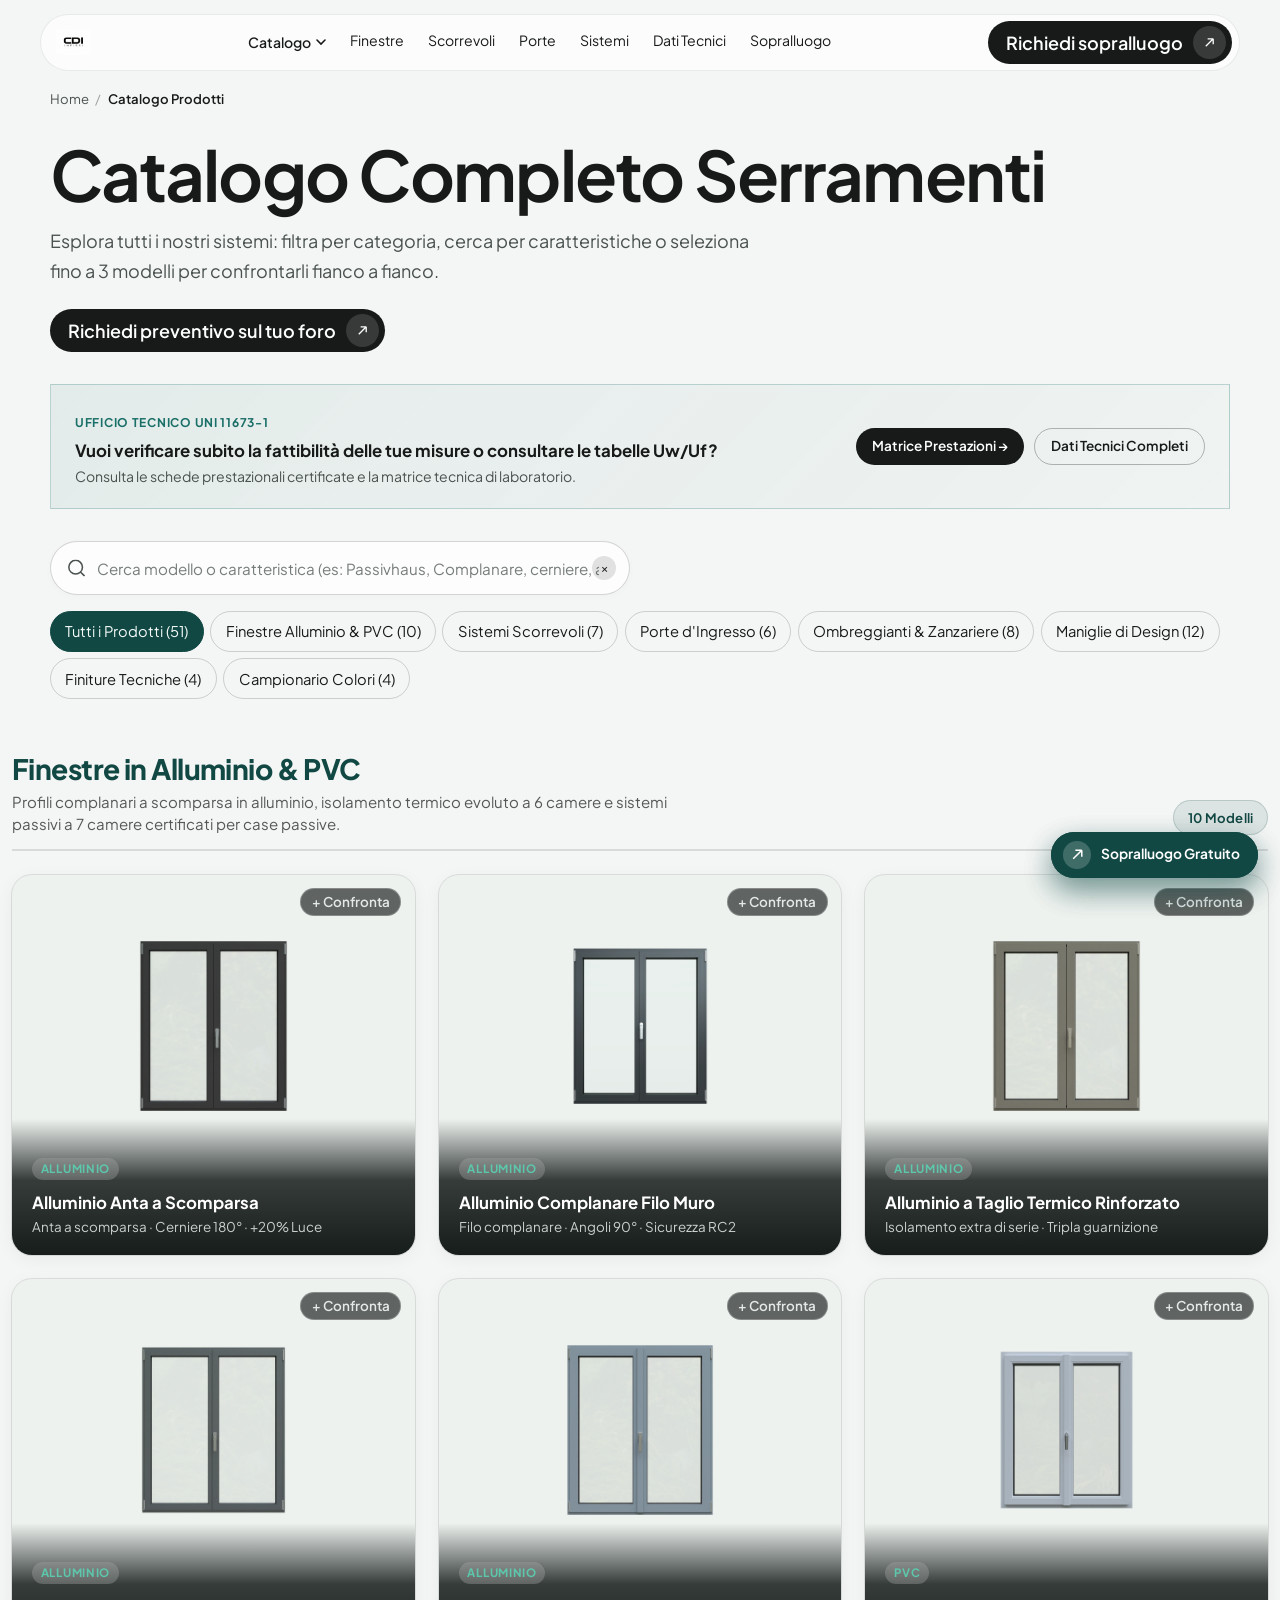
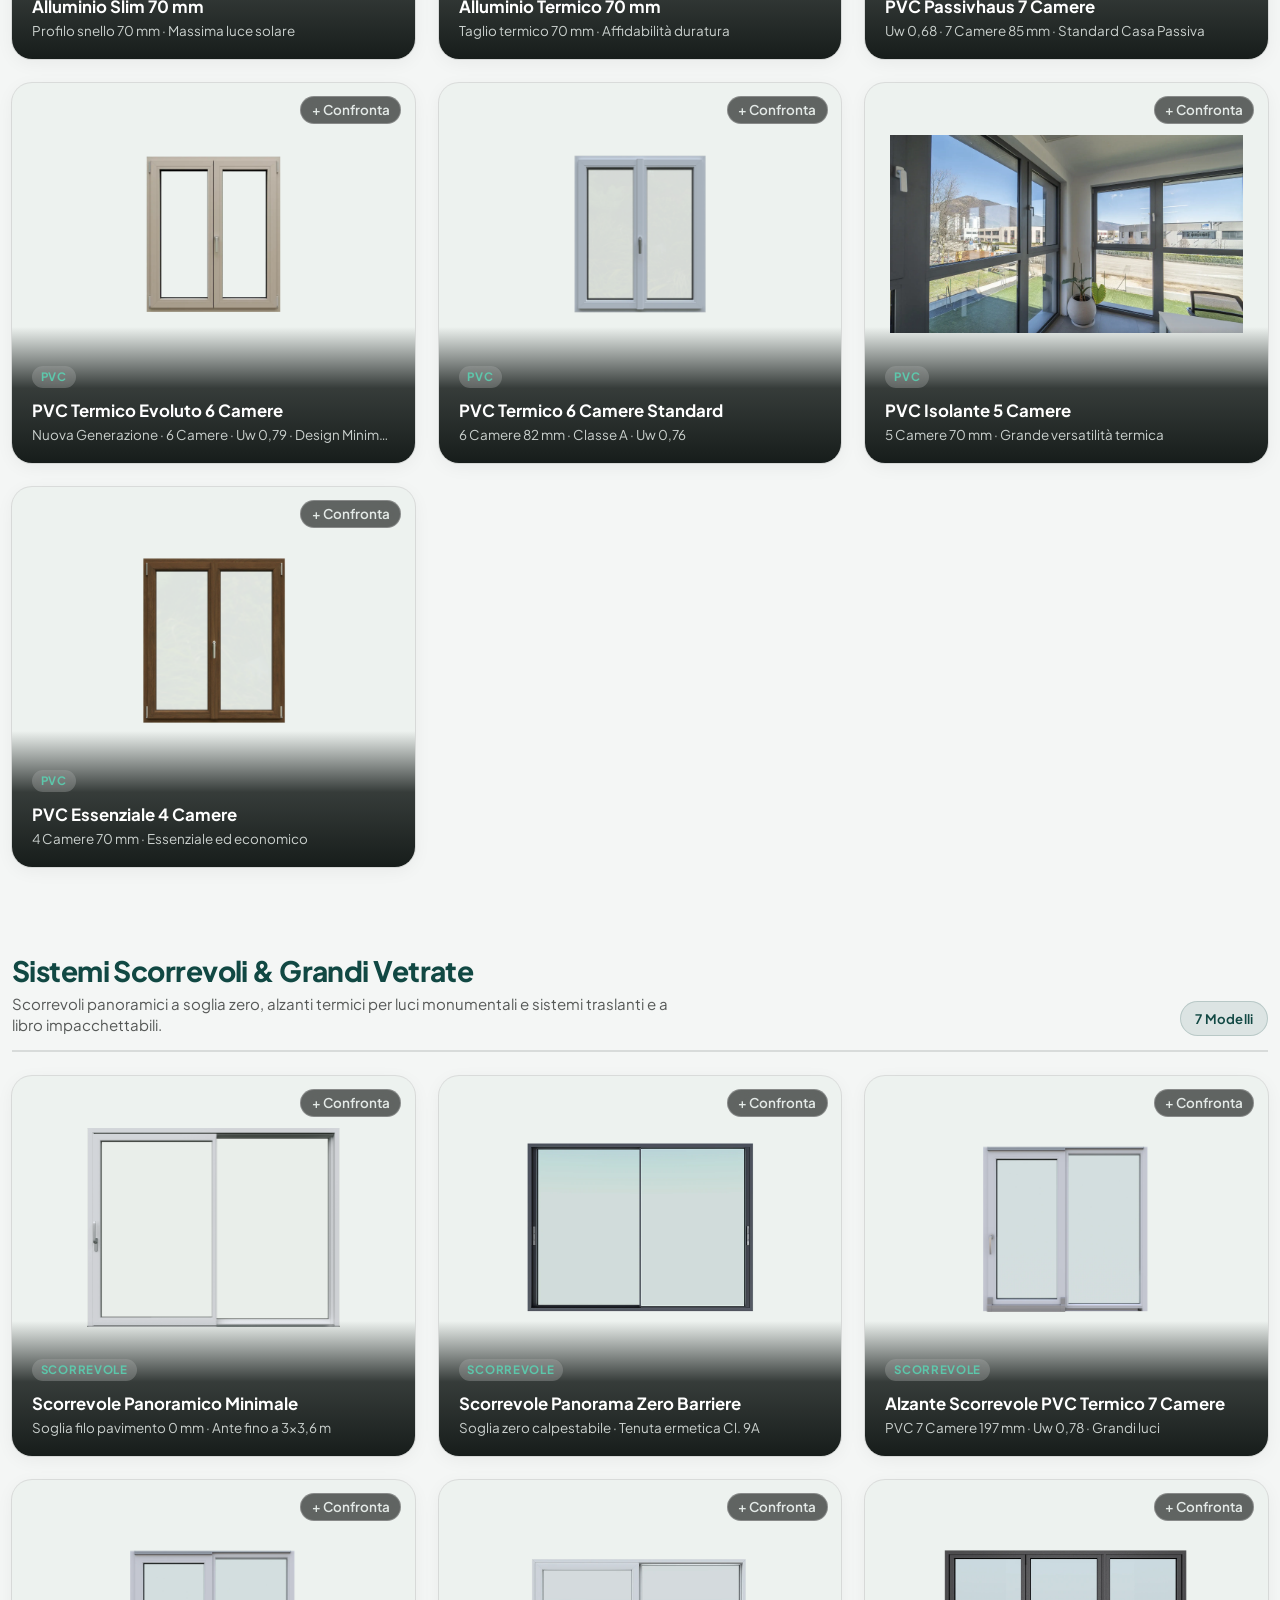
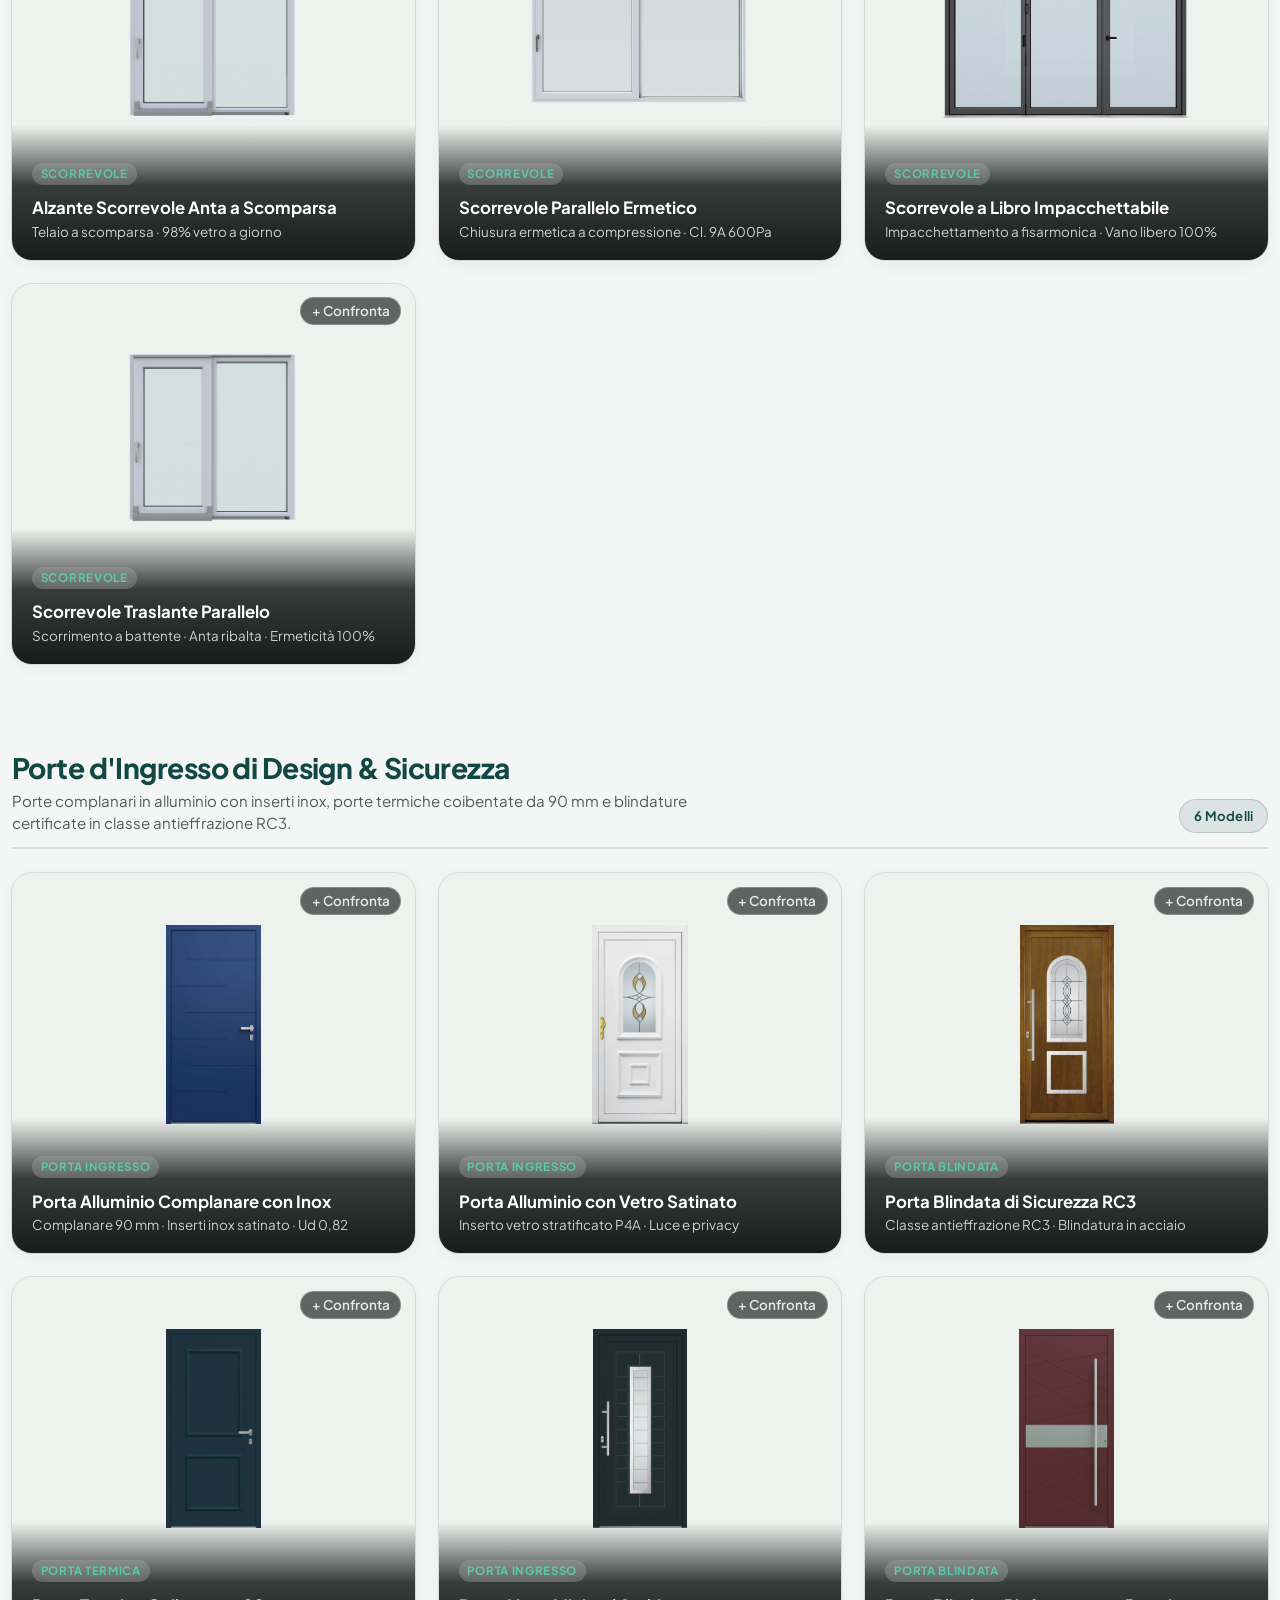
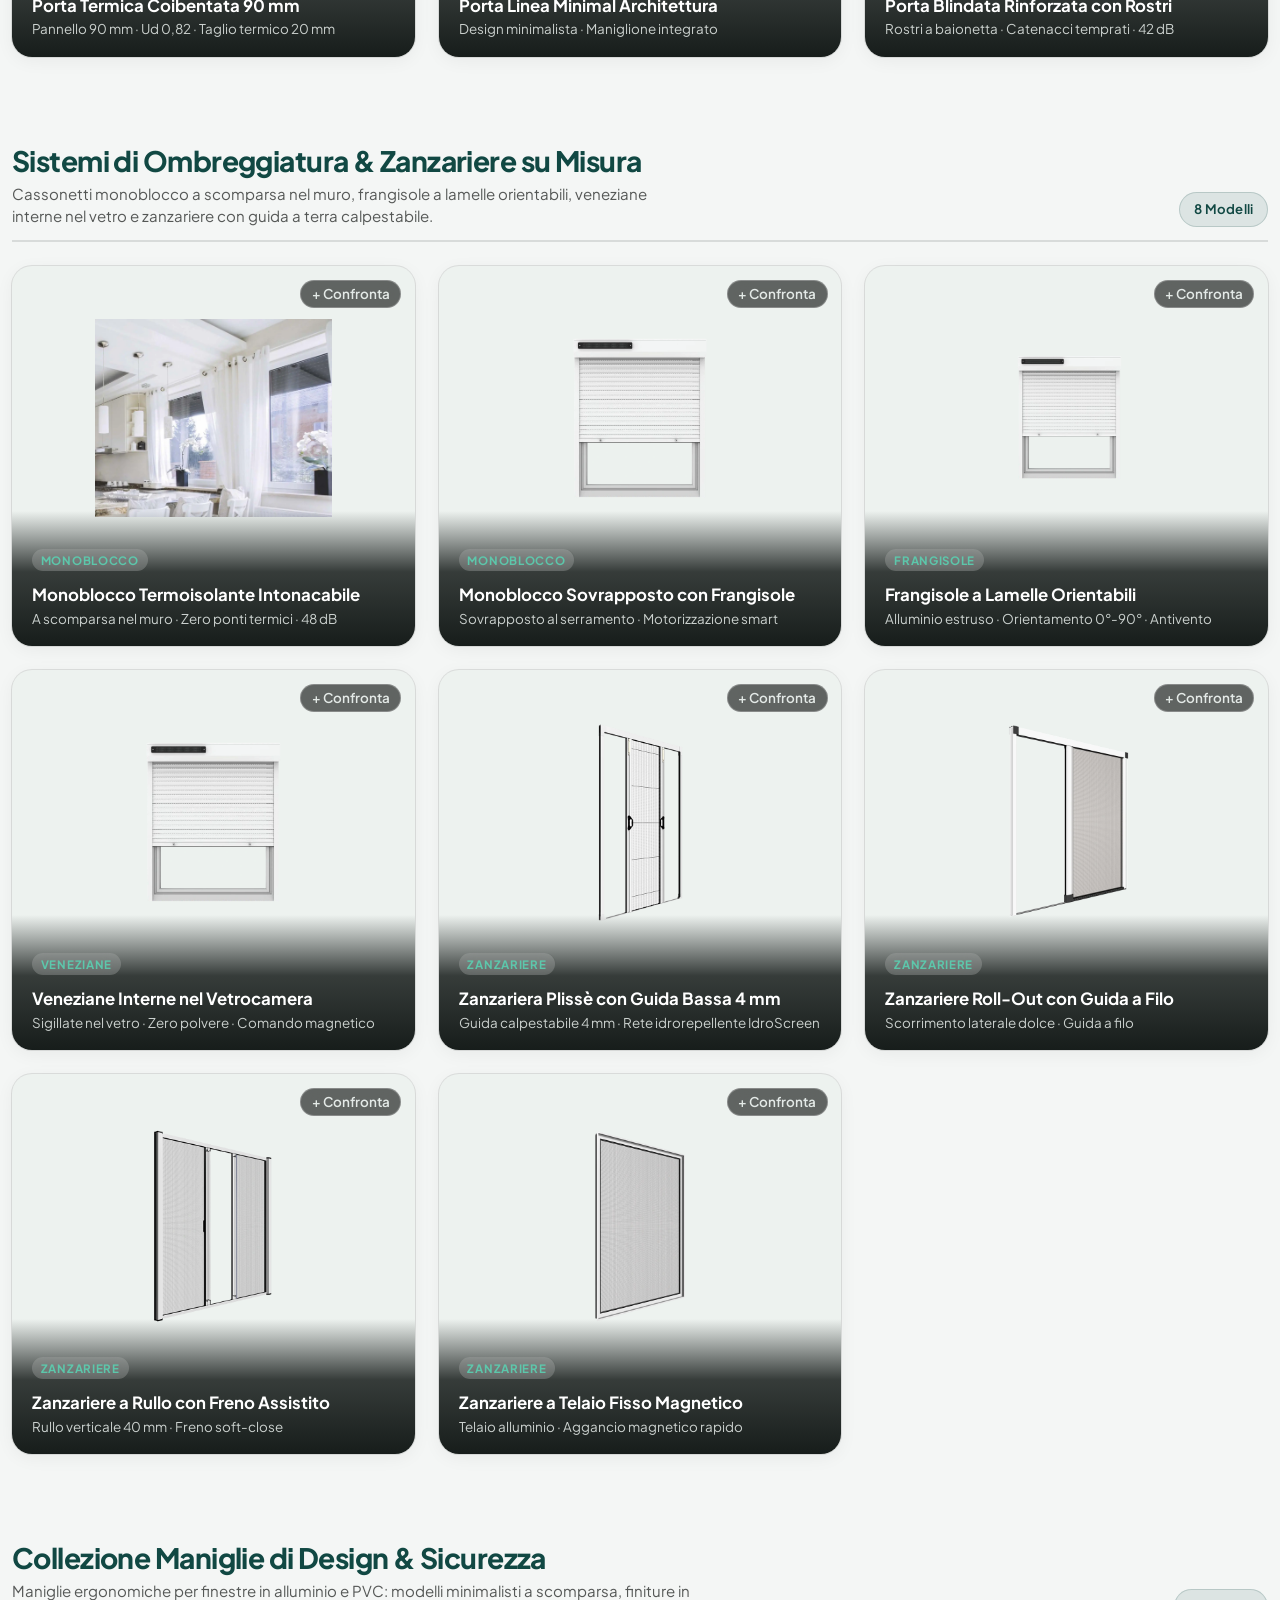
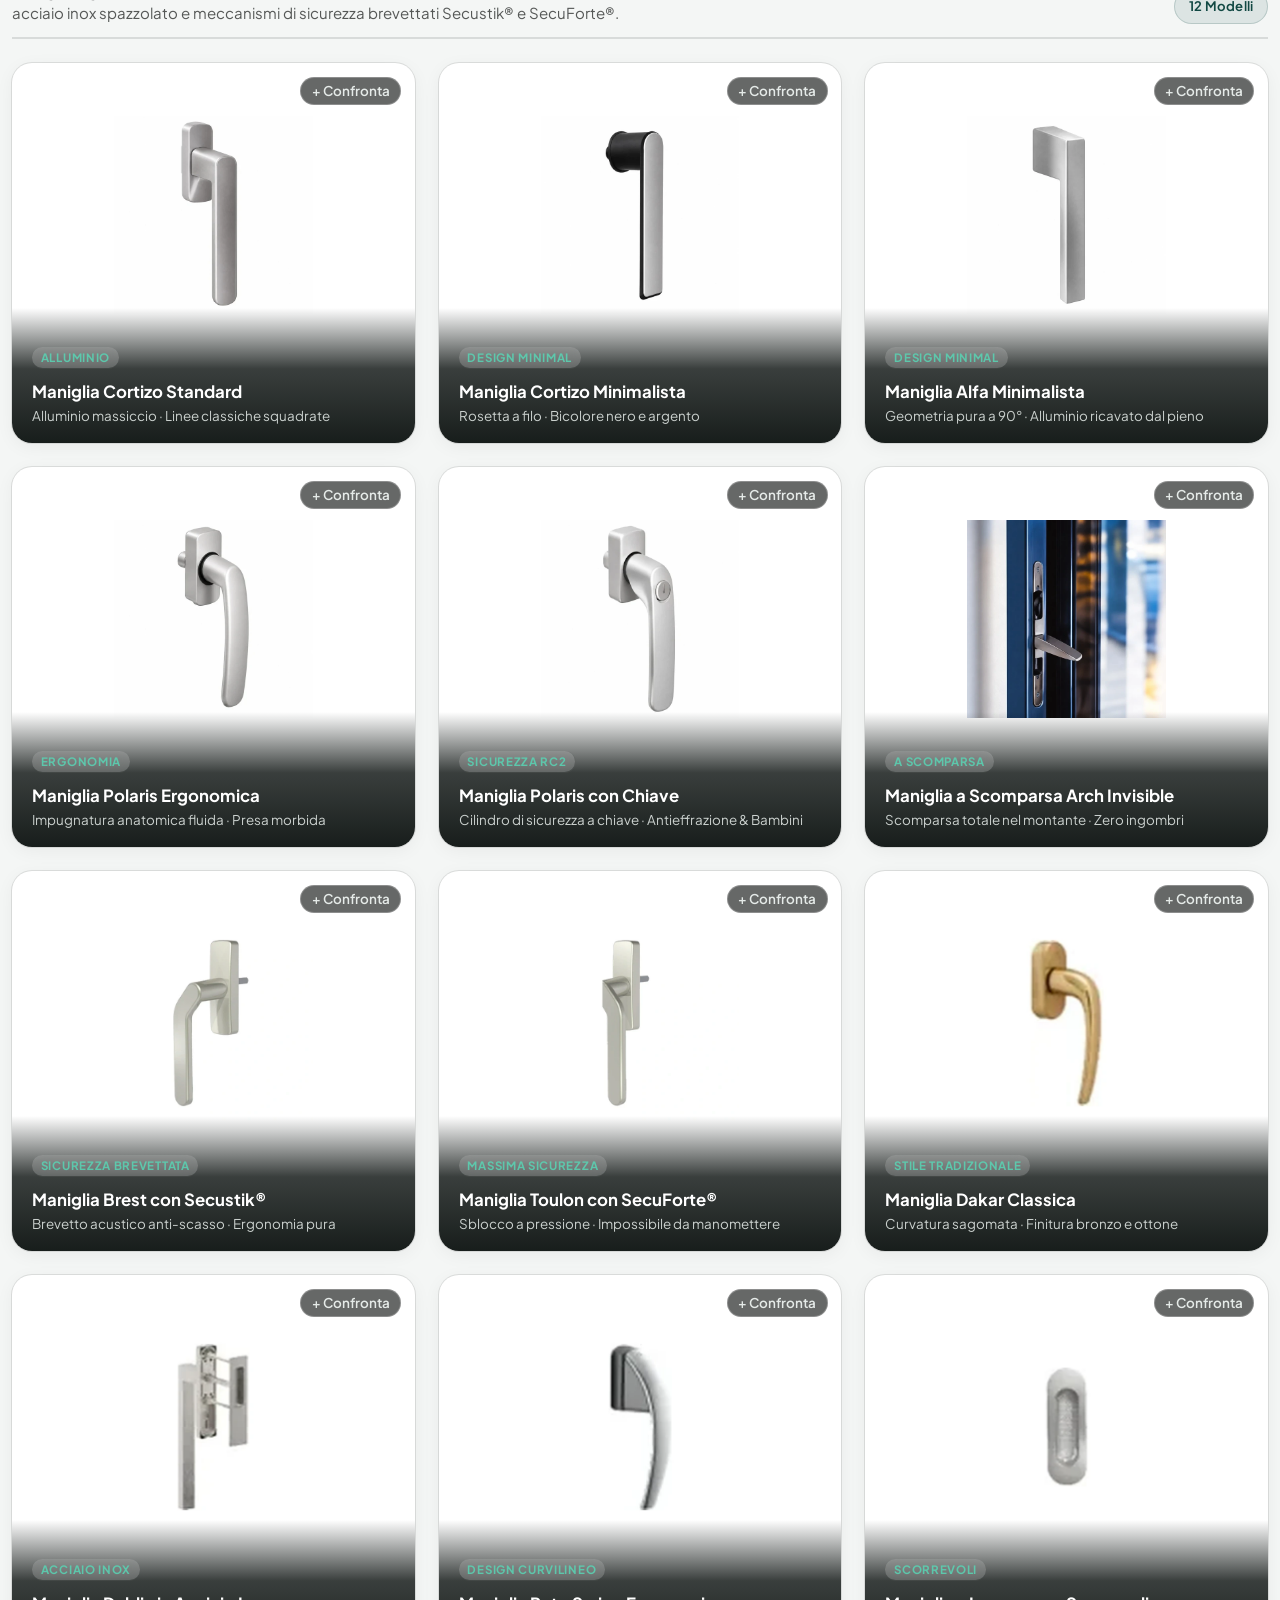
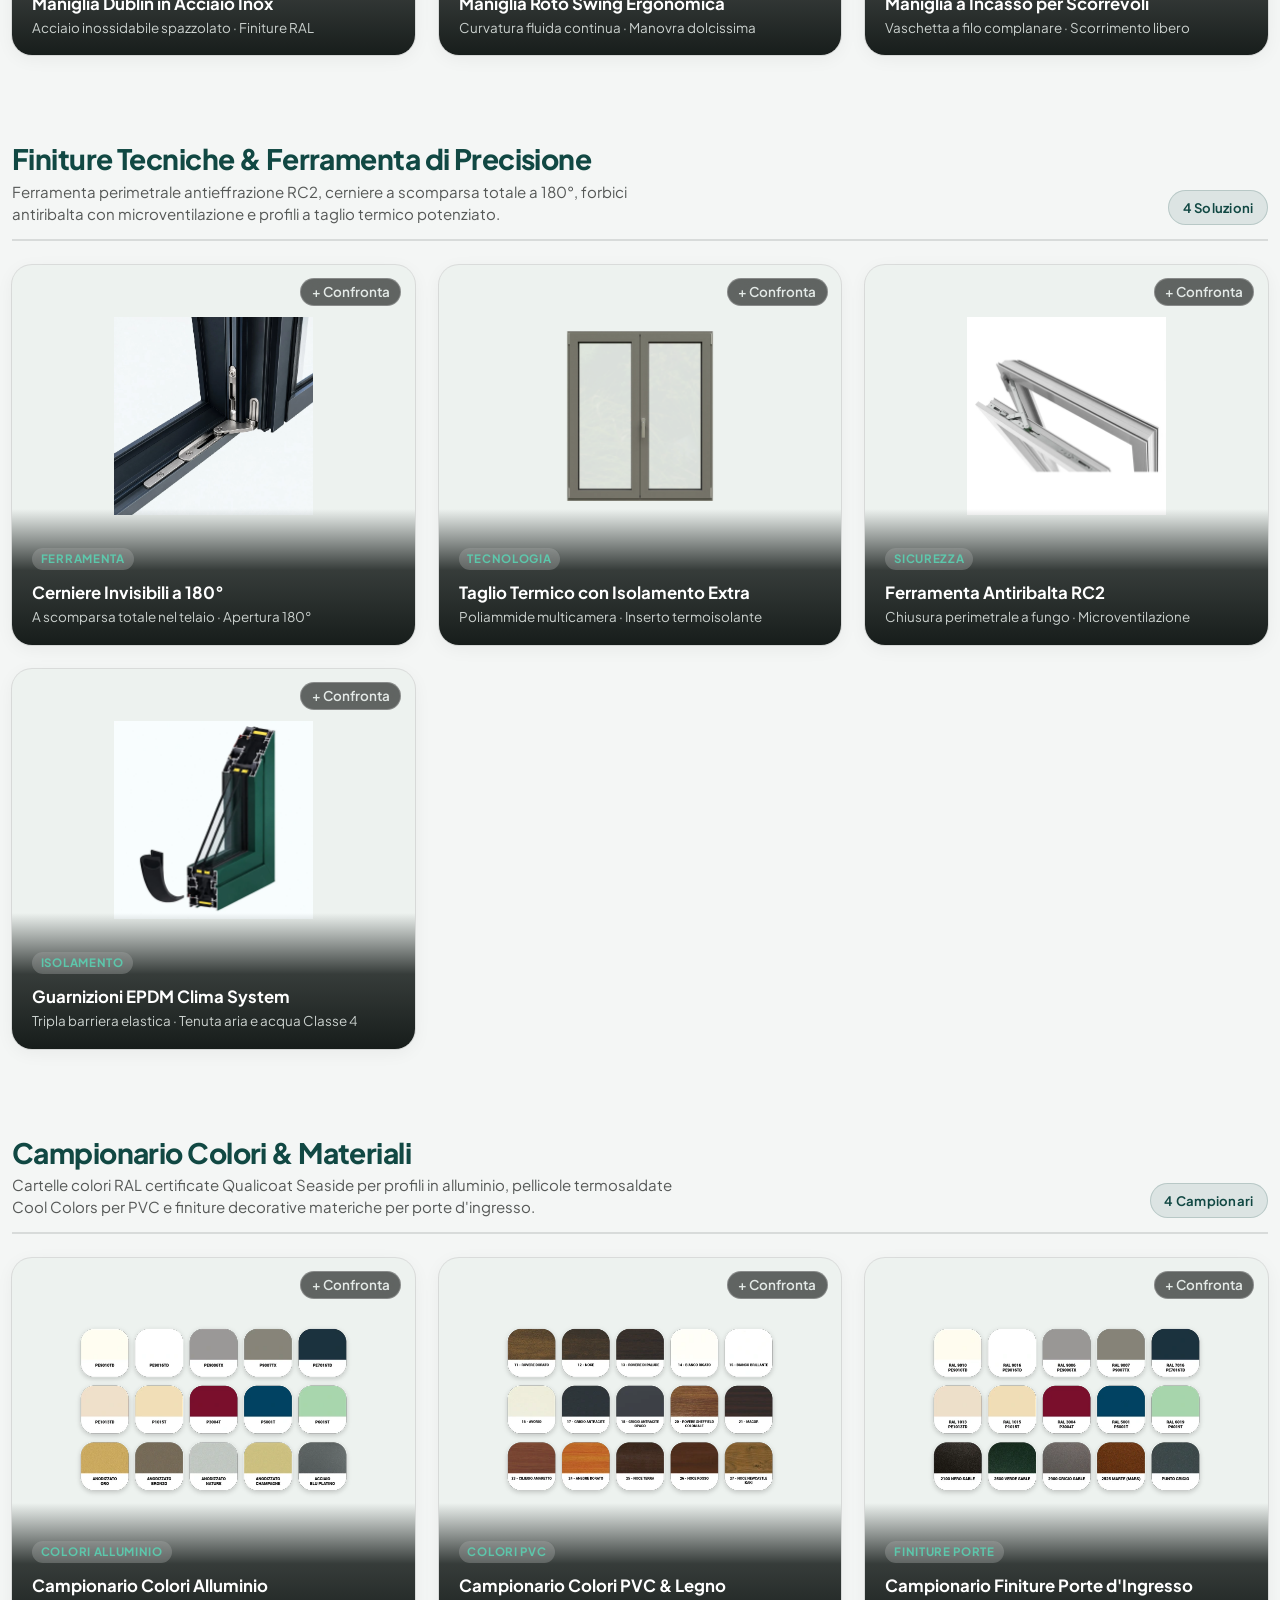
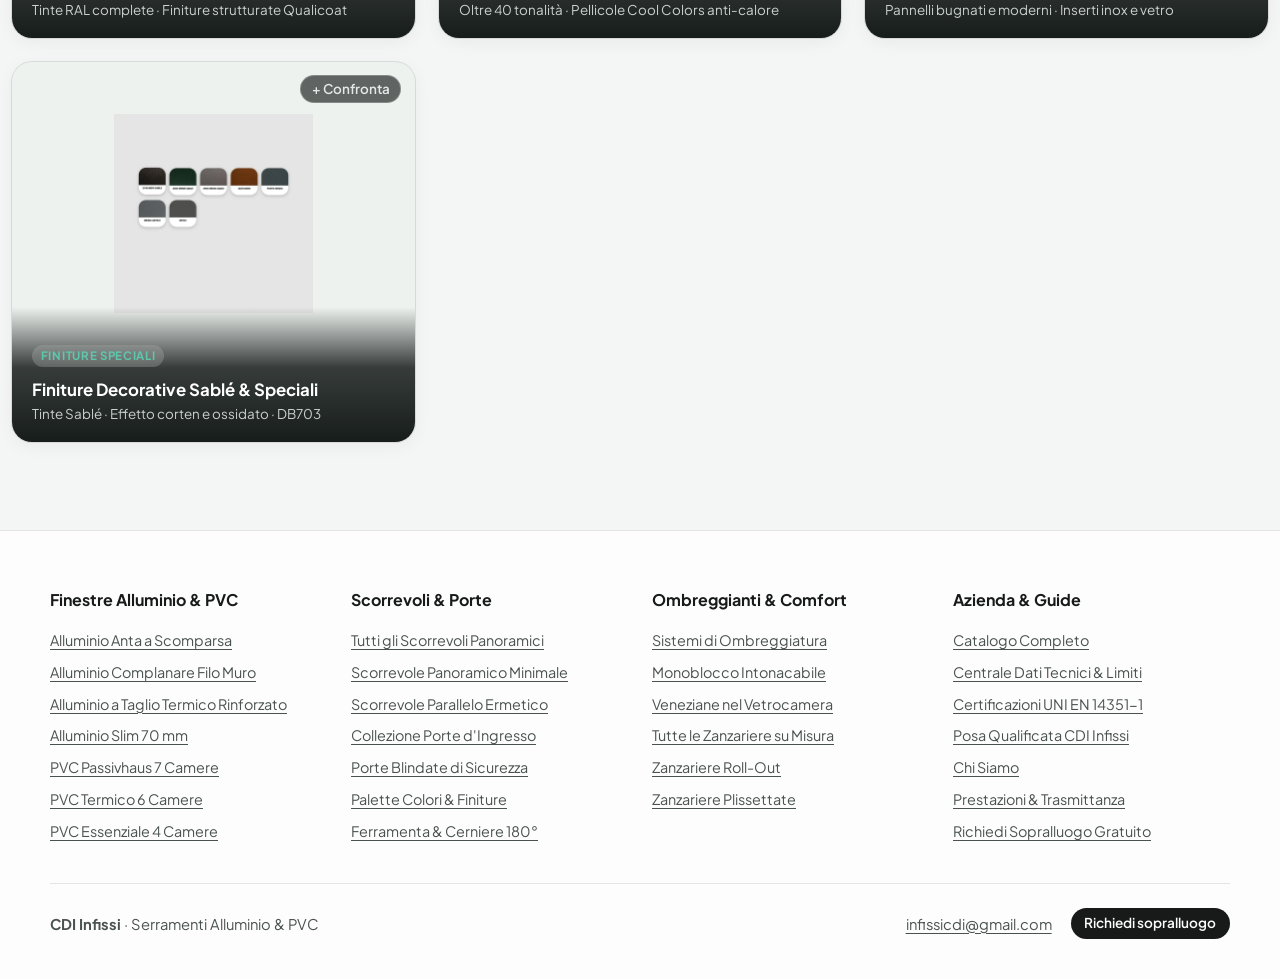
<file: catalogo.html>
<!DOCTYPE html>
<html lang="it">
  <head>
    <meta charset="utf-8" />
    <meta name="viewport" content="width=device-width, initial-scale=1" />
    <title>Catalogo Completo Serramenti — CDI Infissi</title>
    <meta
      name="description"
      content="Esplora il catalogo completo di finestre in alluminio e PVC, scorrevoli panoramici, porte blindate, monoblocchi e zanzariere. Posa certificata a Torino e Piemonte."
    />
    <link rel="icon" href="assets/logo.png" />
    <link rel="preconnect" href="https://fonts.googleapis.com" />
    <link rel="preconnect" href="https://fonts.gstatic.com" crossorigin />
    <link
      href="https://fonts.googleapis.com/css2?family=Plus+Jakarta+Sans:ital,wght@0,400..800;1,400..800&display=swap"
      rel="stylesheet"
    />
    <link rel="stylesheet" href="css/main.css?v=20261005e" />
    <link rel="stylesheet" href="css/catalog-modern.css?v=20261005e" />
  </head>
  <body>
    <a class="skip" href="#contenuto">Vai al contenuto</a>

    <!-- FLOATING ISLAND HEADER CON MEGA-MENU -->
    <header class="site-header">
      <div class="nav-island">
        <a class="logo" href="index.html" aria-label="CDI Infissi, inizio pagina">
          <img src="assets/logo.png" alt="CDI Infissi" width="208" height="156" />
        </a>
        <nav aria-label="Principale">
          <ul class="nav-links">
            <li class="has-megamenu">
              <a href="catalogo.html" class="megamenu-trigger">
                Catalogo
                <svg viewBox="0 0 10 6" fill="none"><path d="M1 1L5 5L9 1" stroke="currentColor" stroke-width="1.6" stroke-linecap="round"/></svg>
              </a>
              <div class="megamenu-panel">
                <div class="megamenu-col">
                  <h4><a href="finestre.html">Finestre</a></h4>
                  <ul class="megamenu-list">
                    <li><a class="megamenu-item" href="finestre.html"><img class="megamenu-thumb" src="assets/serramenti/finestra-6stars-view.webp" alt="" width="900" height="900" /><div class="megamenu-text"><strong>Alluminio Anta a Scomparsa</strong><span>Profilo complanare nascosto</span></div></a></li>
                    <li><a class="megamenu-item" href="finestre.html"><img class="megamenu-thumb" src="assets/serramenti/finestra-alu-complanare.webp" alt="" width="900" height="900" /><div class="megamenu-text"><strong>Alluminio Complanare Filo Muro</strong><span>Design minimale squadrato a 90°</span></div></a></li>
                    <li><a class="megamenu-item" href="finestre.html"><img class="megamenu-thumb" src="assets/serramenti/finestra-7stars-pvc.webp" alt="" width="900" height="900" /><div class="megamenu-text"><strong>PVC Passivhaus 7 Camere</strong><span>Trasmittanza Uw 0,68 W/m²K</span></div></a></li>
                    <li><a class="megamenu-item" href="finestre.html"><img class="megamenu-thumb" src="assets/serramenti/finestra-pvc-termico-6camere.webp" alt="" width="900" height="900" /><div class="megamenu-text"><strong>PVC Termico 6 Camere</strong><span>6 camere isolamento acustico</span></div></a></li>
                  </ul>
                </div>
                <div class="megamenu-col">
                  <h4><a href="scorrevoli.html">Scorrevoli</a></h4>
                  <ul class="megamenu-list">
                    <li><a class="megamenu-item" href="scorrevoli.html"><img class="megamenu-thumb" src="assets/serramenti/scorrevole-paysage.png" alt="" width="1024" height="802" /><div class="megamenu-text"><strong>Scorrevole Panoramico Minimale</strong><span>Soglia a filo pavimento</span></div></a></li>
                    <li><a class="megamenu-item" href="scorrevoli.html"><img class="megamenu-thumb" src="assets/serramenti/scorrevole-smartslide.webp" alt="" width="900" height="692" /><div class="megamenu-text"><strong>Scorrevole Parallelo Ermetico</strong><span>Chiusura a compressione perimetrale</span></div></a></li>
                    <li><a class="megamenu-item" href="scorrevoli.html"><img class="megamenu-thumb" src="assets/serramenti/scorrevole-bifold.webp" alt="" width="900" height="623" /><div class="megamenu-text"><strong>Scorrevole a Libro Impacchettabile</strong><span>Apertura vano totale a fisarmonica</span></div></a></li>
                  </ul>
                </div>
                <div class="megamenu-col">
                  <h4><a href="porte.html">Porte d'Ingresso</a></h4>
                  <ul class="megamenu-list">
                    <li><a class="megamenu-item" href="porte.html"><img class="megamenu-thumb" src="assets/serramenti/porta-athens.webp" alt="" width="488" height="1024" /><div class="megamenu-text"><strong>Porta Alluminio con Inserti Inox</strong><span>Design contemporaneo complanare</span></div></a></li>
                    <li><a class="megamenu-item" href="porte.html"><img class="megamenu-thumb" src="assets/serramenti/porta-dijon.webp" alt="" width="492" height="1024" /><div class="megamenu-text"><strong>Porta Alluminio con Vetro Satinato</strong><span>Inserto luminoso e privacy</span></div></a></li>
                    <li><a class="megamenu-item" href="porte.html"><img class="megamenu-thumb" src="assets/serramenti/porta-monza.webp" alt="" width="486" height="1024" /><div class="megamenu-text"><strong>Porta Blindata di Sicurezza RC3</strong><span>Massima resistenza antieffrazione</span></div></a></li>
                  </ul>
                </div>
                <div class="megamenu-col">
                  <h4><a href="sistemi.html">Ombreggianti & Sistemi</a></h4>
                  <ul class="megamenu-list">
                    <li><a class="megamenu-item" href="sistemi.html"><img class="megamenu-thumb" src="assets/serramenti/monoblocco-intonacabile.webp" alt="" width="1080" height="903" /><div class="megamenu-text"><strong>Monoblocco Termico</strong><span>Taglio termico totale foro</span></div></a></li>
                    <li><a class="megamenu-item" href="sistemi.html"><img class="megamenu-thumb" src="assets/catalogo/veneziane.jpg" alt="" width="1254" height="1254" /><div class="megamenu-text"><strong>Veneziane nel Vetro</strong><span>Zero polvere e manutenzione</span></div></a></li>
                    <li><a class="megamenu-item" href="sistemi.html"><img class="megamenu-thumb" src="assets/serramenti/zanzariere-rollout.webp" alt="" width="600" height="600" /><div class="megamenu-text"><strong>Zanzariere Roll-Out</strong><span>Guida bassa calpestabile 3 mm</span></div></a></li>
                  </ul>
                </div>
              </div>
            </li>
            <li><a href="finestre.html">Finestre</a></li>
            <li><a href="scorrevoli.html">Scorrevoli</a></li>
            <li><a href="porte.html">Porte</a></li>
            <li><a href="sistemi.html">Sistemi</a></li>
            <li><a href="dati-tecnici.html">Dati Tecnici</a></li>
            <li><a href="richiedi.html">Sopralluogo</a></li>
          </ul>
        </nav>
        <a class="btn nav-cta" href="richiedi.html">
          Richiedi sopralluogo
          <i aria-hidden="true"><svg viewBox="0 0 14 14" fill="none"><path d="M3 11L11 3M11 3H5M11 3v6" stroke="currentColor" stroke-width="1.4"/></svg></i>
        </a>
        <button class="burger" type="button" aria-label="Apri il menu" aria-expanded="false">
          <img class="burger-logo" src="assets/logo.png" alt="" width="208" height="156" />
          <span class="burger-lines"><span></span><span></span></span>
        </button>
      </div>
    </header>

    <!-- MENU MOBILE OVERLAY -->
    <nav class="overlay-nav" aria-label="Menu e Catalogo mobile">
      <!-- Barra Superiore Mobile con Logo e Tasto Chiudi ben visibile -->
      <div class="mn-topbar">
        <a class="mn-logo" href="index.html" aria-label="Home CDI Infissi">
          <img src="assets/logo.png" alt="CDI Infissi" width="208" height="156" />
        </a>
        <button type="button" class="mn-close-btn" aria-label="Chiudi menu">
          <span>Chiudi</span>
          <svg viewBox="0 0 14 14" fill="none" width="14" height="14"><path d="M2 2L12 12M12 2L2 12" stroke="currentColor" stroke-width="2" stroke-linecap="round"/></svg>
        </button>
      </div>

      <div class="overlay-nav-content">
        <!-- Campo di Ricerca Immediata nel Catalogo -->
        <div class="mn-search-wrap">
          <input type="search" class="mn-search-input" placeholder="Cerca nel catalogo (es. Passivhaus, Slim, Blindata...)" data-mn-search aria-label="Cerca serramenti nel menu" />
        </div>

        <!-- Pillole Filtro Categorie Rapide -->
        <div class="mn-filter-tabs" role="tablist">
          <button type="button" class="mn-tab is-active" data-mn-filter="all">Tutti (51)</button>
          <button type="button" class="mn-tab" data-mn-filter="finestre">Finestre (10)</button>
          <button type="button" class="mn-tab" data-mn-filter="scorrevoli">Scorrevoli (7)</button>
          <button type="button" class="mn-tab" data-mn-filter="porte">Porte (6)</button>
          <button type="button" class="mn-tab" data-mn-filter="ombreggianti">Ombreggianti (8)</button>
          <button type="button" class="mn-tab" data-mn-filter="maniglie">Maniglie (12)</button>
          <button type="button" class="mn-tab" data-mn-filter="finiture">Finiture (4)</button>
          <button type="button" class="mn-tab" data-mn-filter="campionario">Campionario (4)</button>
        </div>

        <!-- Griglia Catalogo Completa 2 Colonne Ottimizzata Mobile -->
        <div class="mn-catalog-grid" data-mn-grid>
          <a href="finestre.html" class="mn-item" data-mn-cat="finestre" data-mn-title="alluminio anta a scomparsa alluminio · scomparsa">
            <div class="mn-item-media">
              <img src="assets/serramenti/finestra-6stars-view.webp" alt="Alluminio Anta a Scomparsa" loading="lazy" width="900" height="900" />
              <span class="mn-item-badge">Uw 0,86</span>
            </div>
            <div class="mn-item-info">
              <strong>Alluminio Anta a Scomparsa</strong>
              <small>Alluminio · Scomparsa</small>
            </div>
          </a>
          <a href="finestre.html" class="mn-item" data-mn-cat="finestre" data-mn-title="alluminio complanare alluminio · filo muro 90°">
            <div class="mn-item-media">
              <img src="assets/serramenti/finestra-alu-complanare.webp" alt="Alluminio Complanare" loading="lazy" width="900" height="900" />
              <span class="mn-item-badge">Uw 1,00</span>
            </div>
            <div class="mn-item-info">
              <strong>Alluminio Complanare</strong>
              <small>Alluminio · Filo muro 90°</small>
            </div>
          </a>
          <a href="finestre.html" class="mn-item" data-mn-cat="finestre" data-mn-title="alluminio taglio termico alluminio · rinforzato">
            <div class="mn-item-media">
              <img src="assets/serramenti/finestra-6stars-alu.webp" alt="Alluminio Taglio Termico" loading="lazy" width="900" height="900" />
              <span class="mn-item-badge">Uw 1,10</span>
            </div>
            <div class="mn-item-info">
              <strong>Alluminio Taglio Termico</strong>
              <small>Alluminio · Rinforzato</small>
            </div>
          </a>
          <a href="finestre.html" class="mn-item" data-mn-cat="finestre" data-mn-title="alluminio slim 70 mm alluminio · luce +20%">
            <div class="mn-item-media">
              <img src="assets/serramenti/finestra-5stars-view.webp" alt="Alluminio Slim 70 mm" loading="lazy" width="900" height="900" />
              <span class="mn-item-badge">Uw 1,20</span>
            </div>
            <div class="mn-item-info">
              <strong>Alluminio Slim 70 mm</strong>
              <small>Alluminio · Luce +20%</small>
            </div>
          </a>
          <a href="finestre.html" class="mn-item" data-mn-cat="finestre" data-mn-title="pvc passivhaus 7 camere pvc · classe a (uw 0,68)">
            <div class="mn-item-media">
              <img src="assets/serramenti/finestra-7stars-pvc.webp" alt="PVC Passivhaus 7 Camere" loading="lazy" width="900" height="900" />
              <span class="mn-item-badge">Uw 0,68</span>
            </div>
            <div class="mn-item-info">
              <strong>PVC Passivhaus 7 Camere</strong>
              <small>PVC · Classe A (Uw 0,68)</small>
            </div>
          </a>
          <a href="finestre.html" class="mn-item" data-mn-cat="finestre" data-mn-title="pvc termico 6 camere pvc · 6 camere isolanti">
            <div class="mn-item-media">
              <img src="assets/serramenti/finestra-pvc-termico-6camere.webp" alt="PVC Termico 6 Camere" loading="lazy" width="900" height="900" />
              <span class="mn-item-badge">Uw 0,76</span>
            </div>
            <div class="mn-item-info">
              <strong>PVC Termico 6 Camere</strong>
              <small>PVC · 6 Camere isolanti</small>
            </div>
          </a>
          <a href="finestre.html" class="mn-item" data-mn-cat="finestre" data-mn-title="pvc isolante 5 camere pvc · robusto e bilanciato">
            <div class="mn-item-media">
              <img src="assets/serramenti/finestra-5stars-pvc.webp" alt="PVC Isolante 5 Camere" loading="lazy" width="1920" height="1080" />
              <span class="mn-item-badge">Uw 1,20</span>
            </div>
            <div class="mn-item-info">
              <strong>PVC Isolante 5 Camere</strong>
              <small>PVC · Robusto e bilanciato</small>
            </div>
          </a>
          <a href="finestre.html" class="mn-item" data-mn-cat="finestre" data-mn-title="pvc essenziale 4 camere pvc · pratico 70 mm">
            <div class="mn-item-media">
              <img src="assets/serramenti/finestra-4stars-pvc.webp" alt="PVC Essenziale 4 Camere" loading="lazy" width="900" height="900" />
              <span class="mn-item-badge">Uw 1,30</span>
            </div>
            <div class="mn-item-info">
              <strong>PVC Essenziale 4 Camere</strong>
              <small>PVC · Pratico 70 mm</small>
            </div>
          </a>
          <a href="scorrevoli.html" class="mn-item" data-mn-cat="scorrevoli" data-mn-title="scorrevole panoramico telaio a scomparsa">
            <div class="mn-item-media">
              <img src="assets/serramenti/scorrevole-paysage.png" alt="Scorrevole Panoramico" loading="lazy" width="1024" height="802" />
              <span class="mn-item-badge">Soglia 0 mm</span>
            </div>
            <div class="mn-item-info">
              <strong>Scorrevole Panoramico</strong>
              <small>Telaio a scomparsa</small>
            </div>
          </a>
          <a href="scorrevoli.html" class="mn-item" data-mn-cat="scorrevoli" data-mn-title="scorrevole ermetico chiusura a compressione">
            <div class="mn-item-media">
              <img src="assets/serramenti/scorrevole-smartslide.webp" alt="Scorrevole Ermetico" loading="lazy" width="900" height="692" />
              <span class="mn-item-badge">Aria Cl. 4</span>
            </div>
            <div class="mn-item-info">
              <strong>Scorrevole Ermetico</strong>
              <small>Chiusura a compressione</small>
            </div>
          </a>
          <a href="scorrevoli.html" class="mn-item" data-mn-cat="scorrevoli" data-mn-title="scorrevole a libro apertura vano 100%">
            <div class="mn-item-media">
              <img src="assets/serramenti/scorrevole-bifold.webp" alt="Scorrevole a Libro" loading="lazy" width="900" height="623" />
              <span class="mn-item-badge">Fisarmonica</span>
            </div>
            <div class="mn-item-info">
              <strong>Scorrevole a Libro</strong>
              <small>Apertura vano 100%</small>
            </div>
          </a>
          <a href="scorrevoli.html" class="mn-item" data-mn-cat="scorrevoli" data-mn-title="alzante scorrevole termico grandi luci isolanti">
            <div class="mn-item-media">
              <img src="assets/serramenti/scorrevole-paysage.png" alt="Alzante Scorrevole Termico" loading="lazy" width="1024" height="802" />
              <span class="mn-item-badge">Uw 0,78</span>
            </div>
            <div class="mn-item-info">
              <strong>Alzante Scorrevole Termico</strong>
              <small>Grandi luci isolanti</small>
            </div>
          </a>
          <a href="porte.html" class="mn-item" data-mn-cat="porte" data-mn-title="porta alluminio inox complanare filo muro">
            <div class="mn-item-media">
              <img src="assets/serramenti/porta-athens.webp" alt="Porta Alluminio Inox" loading="lazy" width="488" height="1024" />
              <span class="mn-item-badge">Ud 0,82</span>
            </div>
            <div class="mn-item-info">
              <strong>Porta Alluminio Inox</strong>
              <small>Complanare filo muro</small>
            </div>
          </a>
          <a href="porte.html" class="mn-item" data-mn-cat="porte" data-mn-title="porta vetro satinato luce solare e privacy">
            <div class="mn-item-media">
              <img src="assets/serramenti/porta-dijon.webp" alt="Porta Vetro Satinato" loading="lazy" width="492" height="1024" />
              <span class="mn-item-badge">Vetro P4A</span>
            </div>
            <div class="mn-item-info">
              <strong>Porta Vetro Satinato</strong>
              <small>Luce solare e privacy</small>
            </div>
          </a>
          <a href="porte.html" class="mn-item" data-mn-cat="porte" data-mn-title="porta blindata rc3 antieffrazione certificata">
            <div class="mn-item-media">
              <img src="assets/serramenti/porta-monza.webp" alt="Porta Blindata RC3" loading="lazy" width="486" height="1024" />
              <span class="mn-item-badge">Classe RC3</span>
            </div>
            <div class="mn-item-info">
              <strong>Porta Blindata RC3</strong>
              <small>Antieffrazione certificata</small>
            </div>
          </a>
          <a href="porte.html" class="mn-item" data-mn-cat="porte" data-mn-title="portoncino termico pannello coibentato 90mm">
            <div class="mn-item-media">
              <img src="assets/serramenti/porta-york.webp" alt="Portoncino Termico" loading="lazy" width="487" height="1024" />
              <span class="mn-item-badge">Ud 0,82</span>
            </div>
            <div class="mn-item-info">
              <strong>Portoncino Termico</strong>
              <small>Pannello coibentato 90mm</small>
            </div>
          </a>
          <a href="porte.html" class="mn-item" data-mn-cat="porte" data-mn-title="porta linea minimal finitura complanare pura">
            <div class="mn-item-media">
              <img src="assets/serramenti/porta-leona.webp" alt="Porta Linea Minimal" loading="lazy" width="486" height="1024" />
              <span class="mn-item-badge">Alluminio</span>
            </div>
            <div class="mn-item-info">
              <strong>Porta Linea Minimal</strong>
              <small>Finitura complanare pura</small>
            </div>
          </a>
          <a href="porte.html" class="mn-item" data-mn-cat="porte" data-mn-title="porta blindata rinforzata rostri e cilindro europeo">
            <div class="mn-item-media">
              <img src="assets/serramenti/porta-sicurezza.webp" alt="Porta Blindata Rinforzata" loading="lazy" width="488" height="1024" />
              <span class="mn-item-badge">Sicurezza</span>
            </div>
            <div class="mn-item-info">
              <strong>Porta Blindata Rinforzata</strong>
              <small>Rostri e cilindro europeo</small>
            </div>
          </a>
          <a href="sistemi.html" class="mn-item" data-mn-cat="sistemi" data-mn-title="monoblocco termico taglio termico totale foro">
            <div class="mn-item-media">
              <img src="assets/serramenti/monoblocco-intonacabile.webp" alt="Monoblocco Termico" loading="lazy" width="1080" height="903" />
              <span class="mn-item-badge">Zero Ponti</span>
            </div>
            <div class="mn-item-info">
              <strong>Monoblocco Termico</strong>
              <small>Taglio termico totale foro</small>
            </div>
          </a>
          <a href="sistemi.html" class="mn-item" data-mn-cat="sistemi" data-mn-title="veneziane nel vetro zero polvere e manutenzione">
            <div class="mn-item-media">
              <img src="assets/catalogo/veneziane.jpg" alt="Veneziane nel Vetro" loading="lazy" width="1254" height="1254" />
              <span class="mn-item-badge">Integrate</span>
            </div>
            <div class="mn-item-info">
              <strong>Veneziane nel Vetro</strong>
              <small>Zero polvere e manutenzione</small>
            </div>
          </a>
          <a href="sistemi.html" class="mn-item" data-mn-cat="sistemi" data-mn-title="zanzariere roll-out guida calpestabile 3 mm">
            <div class="mn-item-media">
              <img src="assets/serramenti/zanzariere-rollout.webp" alt="Zanzariere Roll-Out" loading="lazy" width="600" height="600" />
              <span class="mn-item-badge">Filo Pavimento</span>
            </div>
            <div class="mn-item-info">
              <strong>Zanzariere Roll-Out</strong>
              <small>Guida calpestabile 3 mm</small>
            </div>
          </a>
          <a href="sistemi.html" class="mn-item" data-mn-cat="sistemi" data-mn-title="zanzariere plissé rete plissettata antivento">
            <div class="mn-item-media">
              <img src="assets/serramenti/zanzariere-plisse.webp" alt="Zanzariere Plissé" loading="lazy" width="600" height="600" />
              <span class="mn-item-badge">Antistrappo</span>
            </div>
            <div class="mn-item-info">
              <strong>Zanzariere Plissé</strong>
              <small>Rete plissettata antivento</small>
            </div>
          </a>
          <!-- 12 MANIGLIE DI DESIGN -->
          <a href="catalogo.html" class="mn-item" data-mn-cat="maniglie" data-mn-title="maniglia cortizo standard alluminio massiccio linee squadrate">
            <div class="mn-item-media">
              <img src="assets/serramenti/maniglia-cortizo-standard.webp" alt="Maniglia Cortizo Standard" loading="lazy" width="600" height="600" />
              <span class="mn-item-badge">Maniglia</span>
            </div>
            <div class="mn-item-info">
              <strong>Maniglia Cortizo Standard</strong>
              <small>Alluminio massiccio · Linee classiche squadrate</small>
            </div>
          </a>
          <a href="catalogo.html" class="mn-item" data-mn-cat="maniglie" data-mn-title="maniglia cortizo minimalista rosetta a filo bicolore nero argento">
            <div class="mn-item-media">
              <img src="assets/serramenti/maniglia-cortizo-minimalista.webp" alt="Maniglia Cortizo Minimalista" loading="lazy" width="600" height="600" />
              <span class="mn-item-badge">Maniglia</span>
            </div>
            <div class="mn-item-info">
              <strong>Maniglia Cortizo Minimalista</strong>
              <small>Rosetta a filo · Bicolore nero e argento</small>
            </div>
          </a>
          <a href="catalogo.html" class="mn-item" data-mn-cat="maniglie" data-mn-title="maniglia alfa minimalista geometria pura 90 gradi alluminio">
            <div class="mn-item-media">
              <img src="assets/serramenti/maniglia-alfa-minimalista.webp" alt="Maniglia Alfa Minimalista" loading="lazy" width="600" height="600" />
              <span class="mn-item-badge">Maniglia</span>
            </div>
            <div class="mn-item-info">
              <strong>Maniglia Alfa Minimalista</strong>
              <small>Geometria pura a 90° · Alluminio dal pieno</small>
            </div>
          </a>
          <a href="catalogo.html" class="mn-item" data-mn-cat="maniglie" data-mn-title="maniglia polaris ergonomica impugnatura morbida rosetta tonda">
            <div class="mn-item-media">
              <img src="assets/serramenti/maniglia-polaris.webp" alt="Maniglia Polaris" loading="lazy" width="600" height="600" />
              <span class="mn-item-badge">Maniglia</span>
            </div>
            <div class="mn-item-info">
              <strong>Maniglia Polaris</strong>
              <small>Impugnatura curva ergonomica · Rosetta tonda</small>
            </div>
          </a>
          <a href="catalogo.html" class="mn-item" data-mn-cat="maniglie" data-mn-title="maniglia polaris con chiave cilindro sicurezza antieffrazione">
            <div class="mn-item-media">
              <img src="assets/serramenti/maniglia-polaris-chiave.webp" alt="Maniglia Polaris con Chiave" loading="lazy" width="600" height="600" />
              <span class="mn-item-badge">Maniglia</span>
            </div>
            <div class="mn-item-info">
              <strong>Maniglia Polaris con Chiave</strong>
              <small>Cilindro di sicurezza · Blocco a chiave</small>
            </div>
          </a>
          <a href="catalogo.html" class="mn-item" data-mn-cat="maniglie" data-mn-title="maniglia arch a scomparsa totale incasso profilo montante">
            <div class="mn-item-media">
              <img src="assets/serramenti/maniglia-arch-invisible.webp" alt="Maniglia Arch a Scomparsa" loading="lazy" width="600" height="600" />
              <span class="mn-item-badge">Maniglia</span>
            </div>
            <div class="mn-item-info">
              <strong>Maniglia Arch a Scomparsa</strong>
              <small>Incasso totale complanare · Zero ingombro visivo</small>
            </div>
          </a>
          <a href="catalogo.html" class="mn-item" data-mn-cat="maniglie" data-mn-title="maniglia brest con secustik protezione antiscasso acustica">
            <div class="mn-item-media">
              <img src="assets/serramenti/maniglia-brest-secustik.webp" alt="Maniglia Brest con Secustik®" loading="lazy" width="500" height="500" />
              <span class="mn-item-badge">Maniglia</span>
            </div>
            <div class="mn-item-info">
              <strong>Maniglia Brest con Secustik®</strong>
              <small>Blocco acustico antieffrazione Secustik® brevettato</small>
            </div>
          </a>
          <a href="catalogo.html" class="mn-item" data-mn-cat="maniglie" data-mn-title="maniglia toulon con secuforte blocco automatico disaccoppiato">
            <div class="mn-item-media">
              <img src="assets/serramenti/maniglia-toulon-secuforte.webp" alt="Maniglia Toulon con SecuForte®" loading="lazy" width="500" height="500" />
              <span class="mn-item-badge">Maniglia</span>
            </div>
            <div class="mn-item-info">
              <strong>Maniglia Toulon con SecuForte®</strong>
              <small>Blocco permanente quadro SecuForte® · Premi e gira</small>
            </div>
          </a>
          <a href="catalogo.html" class="mn-item" data-mn-cat="maniglie" data-mn-title="maniglia dakar linea stondata bronzo satinato ottone">
            <div class="mn-item-media">
              <img src="assets/serramenti/maniglia-dakar.webp" alt="Maniglia Dakar" loading="lazy" width="400" height="400" />
              <span class="mn-item-badge">Maniglia</span>
            </div>
            <div class="mn-item-info">
              <strong>Maniglia Dakar</strong>
              <small>Linea classica stondata · Finitura bronzo satinato</small>
            </div>
          </a>
          <a href="catalogo.html" class="mn-item" data-mn-cat="maniglie" data-mn-title="maniglia dublin fusto tubolare acciaio inox spazzolato">
            <div class="mn-item-media">
              <img src="assets/serramenti/maniglia-dublin.webp" alt="Maniglia Dublin" loading="lazy" width="400" height="400" />
              <span class="mn-item-badge">Maniglia</span>
            </div>
            <div class="mn-item-info">
              <strong>Maniglia Dublin</strong>
              <small>Acciaio inox spazzolato · Tubolare minimalista</small>
            </div>
          </a>
          <a href="catalogo.html" class="mn-item" data-mn-cat="maniglie" data-mn-title="maniglia roto swing sagoma ergonomica curvata cromo satinato">
            <div class="mn-item-media">
              <img src="assets/serramenti/maniglia-roto-swing.webp" alt="Maniglia Roto Swing" loading="lazy" width="400" height="400" />
              <span class="mn-item-badge">Maniglia</span>
            </div>
            <div class="mn-item-info">
              <strong>Maniglia Roto Swing</strong>
              <small>Design aerodinamico · Inserti in cromo satinato</small>
            </div>
          </a>
          <a href="catalogo.html" class="mn-item" data-mn-cat="maniglie" data-mn-title="maniglia a incasso per scorrevoli vaschetta filo profilo">
            <div class="mn-item-media">
              <img src="assets/serramenti/maniglia-incasso-scorrevole.webp" alt="Maniglia a Incasso per Scorrevoli" loading="lazy" width="400" height="400" />
              <span class="mn-item-badge">Maniglia</span>
            </div>
            <div class="mn-item-info">
              <strong>Maniglia a Incasso per Scorrevoli</strong>
              <small>Vaschetta a filo anta · Scorrimento senza ostacoli</small>
            </div>
          </a>

          <!-- 4 FINITURE TECNICHE -->
          <a href="finestre.html" class="mn-item" data-mn-cat="finiture" data-mn-title="cerniere invisibili a 180° a scomparsa totale nel telaio">
            <div class="mn-item-media">
              <img src="assets/serramenti/cerniere-invisibili-180.webp" alt="Cerniere Invisibili a 180°" loading="lazy" width="1254" height="1254" />
              <span class="mn-item-badge">Finiture</span>
            </div>
            <div class="mn-item-info">
              <strong>Cerniere Invisibili a 180°</strong>
              <small>A scomparsa totale nel telaio · Apertura 180°</small>
            </div>
          </a>
          <a href="finestre.html" class="mn-item" data-mn-cat="finiture" data-mn-title="taglio termico con isolamento extra poliammide multicamera">
            <div class="mn-item-media">
              <img src="assets/serramenti/finestra-6stars-alu.webp" alt="Taglio Termico con Isolamento Extra" loading="lazy" width="900" height="900" />
              <span class="mn-item-badge">Finiture</span>
            </div>
            <div class="mn-item-info">
              <strong>Taglio Termico con Isolamento Extra</strong>
              <small>Poliammide multicamera · Inserto termoisolante</small>
            </div>
          </a>
          <a href="finestre.html" class="mn-item" data-mn-cat="finiture" data-mn-title="ferramenta antiribalta rc2 antieffrazione chiusura perimetrale a fungo">
            <div class="mn-item-media">
              <img src="assets/serramenti/ferramenta-antiribalta.webp" alt="Ferramenta Antiribalta RC2" loading="lazy" width="800" height="800" />
              <span class="mn-item-badge">Finiture</span>
            </div>
            <div class="mn-item-info">
              <strong>Ferramenta Antiribalta RC2</strong>
              <small>Chiusura perimetrale a fungo · Microventilazione</small>
            </div>
          </a>
          <a href="finestre.html" class="mn-item" data-mn-cat="finiture" data-mn-title="guarnizioni vulcanizzate epdm clima system tripla barriera elastica">
            <div class="mn-item-media">
              <img src="assets/serramenti/guarnizioni-epdm.webp" alt="Guarnizioni EPDM Clima System" loading="lazy" width="800" height="800" />
              <span class="mn-item-badge">Finiture</span>
            </div>
            <div class="mn-item-info">
              <strong>Guarnizioni EPDM Clima System</strong>
              <small>Tripla barriera continua · Tenuta aria e acqua Classe 4</small>
            </div>
          </a>

          <!-- 4 CAMPIONARIO COLORI -->
          <a href="finestre.html" class="mn-item" data-mn-cat="campionario" data-mn-title="campionario colori alluminio tinte ral complete qualicoat">
            <div class="mn-item-media">
              <img src="assets/serramenti/colori-alluminio.webp" alt="Campionario Colori Alluminio" loading="lazy" width="700" height="394" />
              <span class="mn-item-badge">Campionario</span>
            </div>
            <div class="mn-item-info">
              <strong>Campionario Colori Alluminio</strong>
              <small>Tinte RAL complete · Finiture strutturate Qualicoat</small>
            </div>
          </a>
          <a href="finestre.html" class="mn-item" data-mn-cat="campionario" data-mn-title="campionario colori pvc legno pellicole cool colors anti calore">
            <div class="mn-item-media">
              <img src="assets/serramenti/colori-pvc.webp" alt="Campionario Colori PVC &amp; Legno" loading="lazy" width="700" height="394" />
              <span class="mn-item-badge">Campionario</span>
            </div>
            <div class="mn-item-info">
              <strong>Campionario Colori PVC &amp; Legno</strong>
              <small>Oltre 40 tonalità · Pellicole Cool Colors anti-calore</small>
            </div>
          </a>
          <a href="porte.html" class="mn-item" data-mn-cat="campionario" data-mn-title="campionario finiture porte ingresso pannelli bugnati moderni inox">
            <div class="mn-item-media">
              <img src="assets/serramenti/colori-porte.webp" alt="Campionario Finiture Porte d'Ingresso" loading="lazy" width="700" height="394" />
              <span class="mn-item-badge">Campionario</span>
            </div>
            <div class="mn-item-info">
              <strong>Campionario Finiture Porte d'Ingresso</strong>
              <small>Pannelli bugnati e moderni · Inserti inox e vetro</small>
            </div>
          </a>
          <a href="finestre.html" class="mn-item" data-mn-cat="campionario" data-mn-title="campionario finiture decorative speciali sablé corten db703">
            <div class="mn-item-media">
              <img src="assets/serramenti/colori-speciali.webp" alt="Finiture Decorative Sablé &amp; Speciali" loading="lazy" width="800" height="800" />
              <span class="mn-item-badge">Campionario</span>
            </div>
            <div class="mn-item-info">
              <strong>Finiture Decorative Sablé &amp; Speciali</strong>
              <small>Tinte Sablé · Effetto corten e ossidato · DB703</small>
            </div>
          </a>
        </div>

        <!-- Link Rapidi Istituzionali -->
        <div class="mn-secondary-links">
          <a href="catalogo.html" class="mn-sec-link">
            <span>Sfoglia Catalogo Completo Web</span>
            <i>&rarr;</i>
          </a>
          <a href="dati-tecnici.html" class="mn-sec-link">
            <span>Centrale Dati Tecnici & Matrice CE</span>
            <i>&rarr;</i>
          </a>
          <a href="dati-tecnici.html#posa" class="mn-sec-link">
            <span>Guida Posa Qualificata UNI 11673-1</span>
            <i>&rarr;</i>
          </a>
          <a href="mailto:infissicdi@gmail.com" class="mn-sec-link">
            <span>Scrivici direttamente via Email</span>
            <i>&rarr;</i>
          </a>
        </div>
      </div>

      <!-- Barra di Azione Rapida Fissa in Basso nel Menu -->
      <div class="mn-bottom-bar">
        <a href="index.html" class="btn btn-ghost mn-action-btn mn-action-home" aria-label="Home">
          <span>🏠</span> Home
        </a>
        <!-- NASCOSTA: per rimostrarla togliere style, hidden e aria-hidden -->
        <a href="dati-tecnici.html" class="btn btn-ghost mn-action-btn" style="display: none;" hidden aria-hidden="true">
          <span>📊</span> Specifiche
        </a>
        <a href="richiedi.html" class="btn mn-action-btn mn-action-primary">
          Prenota Sopralluogo
        </a>
      </div>
    </nav>

    <main id="contenuto" style="padding-top: 5.5rem;">
      <div class="wrap">
        <nav class="breadcrumbs" aria-label="Percorso di navigazione">
          <a href="index.html">Home</a>
          <span>/</span>
          <strong>Catalogo Prodotti</strong>
        </nav>

        <div style="display: flex; flex-wrap: wrap; justify-content: space-between; align-items: flex-end; gap: 1.5rem; margin-bottom: 2rem;">
          <div>
            <h1>Catalogo Completo Serramenti</h1>
            <p class="lede" style="margin: 0; max-width: 55ch;">
              Esplora tutti i nostri sistemi: filtra per categoria, cerca per caratteristiche o seleziona fino a 3 modelli per confrontarli fianco a fianco.
            </p>
          </div>
          <a class="btn" href="richiedi.html">
            Richiedi preventivo sul tuo foro
            <i aria-hidden="true"><svg viewBox="0 0 14 14" fill="none"><path d="M3 11L11 3M11 3H5M11 3v6" stroke="currentColor" stroke-width="1.4"/></svg></i>
          </a>
        </div>

        <!-- BANNER DATI TECNICI & PRESTAZIONI -->
        <div style="background: linear-gradient(135deg, rgba(26,111,104,0.08) 0%, rgba(26,111,104,0.02) 100%); border: 1px solid rgba(26,111,104,0.25); border-radius: var(--radius-lg); padding: 1.25rem 1.5rem; margin-bottom: 2rem; display: flex; flex-wrap: wrap; justify-content: space-between; align-items: center; gap: 1rem;">
          <div>
            <span class="badge-pill" style="display:inline-block; margin-bottom:0.25rem; font-weight:700; color:var(--teal); font-size:0.75rem; text-transform:uppercase; letter-spacing:0.06em;">Ufficio Tecnico UNI 11673-1</span>
            <div style="font-size:1.05rem; font-weight:700; color:var(--ink);">Vuoi verificare subito la fattibilità delle tue misure o consultare le tabelle Uw/Uf?</div>
            <div style="font-size:0.88rem; color:var(--ink-soft);">Consulta le schede prestazionali certificate e la matrice tecnica di laboratorio.</div>
          </div>
          <div style="display:flex; gap:0.6rem; flex-wrap:wrap;">
            <a class="btn" href="dati-tecnici.html" style="font-size:0.85rem; padding:0.4rem 1rem;">
              Matrice Prestazioni &rarr;
            </a>
            <a class="btn btn-ghost" href="dati-tecnici.html" style="font-size:0.85rem; padding:0.4rem 1rem;">
              Dati Tecnici Completi
            </a>
          </div>
        </div>

        <!-- TOOLBAR RICERCA E FILTRI -->
        <div class="catalog-toolbar">
          <div class="search-box">
            <svg viewBox="0 0 20 20" fill="none"><path d="M9 17A8 8 0 1 0 9 1a8 8 0 0 0 0 16zM19 19l-4.35-4.35" stroke="currentColor" stroke-width="1.8" stroke-linecap="round"/></svg>
            <input type="search" placeholder="Cerca modello o caratteristica (es: Passivhaus, Complanare, cerniere, alluminio...)" data-catalog-search autocomplete="off" />
            <button type="button" class="search-clear" data-search-clear hidden aria-label="Cancella ricerca">&times;</button>
          </div>

          <div class="filters" role="toolbar" aria-label="Filtra il catalogo">
              <button type="button" data-filter="tutti" aria-pressed="true">Tutti i Prodotti (51)</button>
              <button type="button" data-filter="finestre" aria-pressed="false">Finestre Alluminio &amp; PVC (10)</button>
              <button type="button" data-filter="scorrevoli" aria-pressed="false">Sistemi Scorrevoli (7)</button>
              <button type="button" data-filter="porte" aria-pressed="false">Porte d'Ingresso (6)</button>
              <button type="button" data-filter="ombreggianti" aria-pressed="false">Ombreggianti &amp; Zanzariere (8)</button>
              <button type="button" data-filter="maniglie" aria-pressed="false">Maniglie di Design (12)</button>
              <button type="button" data-filter="finiture" aria-pressed="false">Finiture Tecniche (4)</button>
              <button type="button" data-filter="campionario" aria-pressed="false">Campionario Colori (4)</button>
            </div>
        </div>
      </div>

      <!-- BENTO GRID CATALOGO CON COMPARE BUTTONS -->
              <div class="wrap-wide catalog-sections" data-catalog-wrapper>
        <!-- FINESTRE IN ALLUMINIO & PVC -->
        <div class="catalog-group" data-cat-group="finestre">
          <div class="catalog-group-header">
            <div>
              <h3>Finestre in Alluminio & PVC</h3>
              <p>Profili complanari a scomparsa in alluminio, isolamento termico evoluto a 6 camere e sistemi passivi a 7 camere certificati per case passive.</p>
            </div>
            <span class="catalog-group-badge">10 Modelli</span>
          </div>
          <div class="catalog-grid">
          <button class="tile" data-cat="finestre-alu" data-line="Alluminio Anta a Scomparsa" data-title="Alluminio Anta a Scomparsa" data-prodid="alu-scomparsa" data-link="finestre.html" data-text="La finestra di riferimento per l&#x27;architettura residenziale moderna. L&#x27;anta scompare completamente dietro al telaio fisso donando fino al 20% di superficie vetrata in più. Cerniere invisibili con apertura a 180° e maniglia a scomparsa integrata." data-full="assets/serramenti/finestra-6stars-view.webp" data-second="assets/serramenti/finestra-6stars-view-open.webp" data-caption-main="Vista Chiusa" data-caption-second="Vista Aperta" data-facts="Estetica|Anta a scomparsa totale nel telaio.||Isolamento|Uw 0,86 W/m²K con triplo vetro.||Ferramenta|Cerniere invisibili ad apertura a 180°.||Profondità|80 mm in alluminio primario a taglio termico.">
            <span class="tile-compare-btn" role="button" tabindex="0" aria-pressed="false" data-compare-trigger data-prodid="alu-scomparsa">+ Confronta</span>
            <img src="assets/serramenti/finestra-6stars-view.webp" alt="Alluminio Anta a Scomparsa" loading="lazy" width="900" height="900" />
            <figcaption>
              <span class="cat-tag">Alluminio</span>
              <strong>Alluminio Anta a Scomparsa</strong>
              <span>Anta a scomparsa · Cerniere 180° · +20% Luce</span>
            </figcaption>
          </button>
          <button class="tile" data-cat="finestre-alu" data-line="Alluminio Complanare Filo Muro" data-title="Alluminio Complanare Filo Muro" data-prodid="alu-complanare" data-link="finestre.html" data-text="Progettata per chi esige rigore geometrico. Ante complanari a filo muro sia all&#x27;interno che all&#x27;esterno, angoli netti a 90° e maniglie minimaliste di design esclusivo. Ferramenta di sicurezza perimetrale certificata RC2/RC3." data-full="assets/serramenti/finestra-alu-complanare.webp" data-second="assets/serramenti/finestra-alu-complanare-open.webp" data-caption-main="Vista Chiusa" data-caption-second="Vista Aperta" data-facts="Design|Complanare a filo continuo interno ed esterno.||Materiale|Alluminio estruso classe superiore squadrato a 90°.||Prestazione|Uw 1,00 W/m²K certificata.||Sicurezza|Ferramenta perimetrale certificata RC2/RC3.">
            <span class="tile-compare-btn" role="button" tabindex="0" aria-pressed="false" data-compare-trigger data-prodid="alu-complanare">+ Confronta</span>
            <img src="assets/serramenti/finestra-alu-complanare.webp" alt="Alluminio Complanare Filo Muro" loading="lazy" width="900" height="900" />
            <figcaption>
              <span class="cat-tag">Alluminio</span>
              <strong>Alluminio Complanare Filo Muro</strong>
              <span>Filo complanare · Angoli 90° · Sicurezza RC2</span>
            </figcaption>
          </button>
          <button class="tile" data-cat="finestre-alu" data-line="Alluminio a Taglio Termico Rinforzato" data-title="Alluminio a Taglio Termico Rinforzato" data-prodid="alu-termico" data-link="finestre.html" data-text="Struttura solida in alluminio primario con isolamento termico maggiorato inserito nei tubolari. Massima stabilità e tenuta contro vento forte, salsedine e sbalzi termici importanti." data-full="assets/serramenti/finestra-6stars-alu.webp" data-facts="Struttura|Barriera termica multicamera rinforzata.||Isolamento|Uw 0,86 W/m²K.||Vetrocamera|Fino a 60 mm di spessore.||Tenuta|Tripla guarnizione contro vento e pioggia.">
            <span class="tile-compare-btn" role="button" tabindex="0" aria-pressed="false" data-compare-trigger data-prodid="alu-termico">+ Confronta</span>
            <img src="assets/serramenti/finestra-6stars-alu.webp" alt="Alluminio a Taglio Termico Rinforzato" loading="lazy" width="900" height="900" />
            <figcaption>
              <span class="cat-tag">Alluminio</span>
              <strong>Alluminio a Taglio Termico Rinforzato</strong>
              <span>Isolamento extra di serie · Tripla guarnizione</span>
            </figcaption>
          </button>
          <button class="tile" data-cat="finestre-alu" data-line="Alluminio Slim 70 mm" data-title="Alluminio Slim 70 mm" data-prodid="alu-slim" data-link="finestre.html" data-text="Profilo da 70 mm ultra-snello con telaio ribassato. Massimizza la superficie del vetro per illuminare gli ambienti interni senza rinunciare a un ottimo isolamento termico." data-full="assets/serramenti/finestra-5stars-view.webp" data-facts="Profondità|70 mm profilo sottile ad alta luce.||Luminosità|+18% di luce rispetto a un telaio tradizionale.||Isolamento|Uw 1,00 W/m²K.||Versatilità|Ideale per ristrutturazioni di pregio.">
            <span class="tile-compare-btn" role="button" tabindex="0" aria-pressed="false" data-compare-trigger data-prodid="alu-slim">+ Confronta</span>
            <img src="assets/serramenti/finestra-5stars-view.webp" alt="Alluminio Slim 70 mm" loading="lazy" width="900" height="900" />
            <figcaption>
              <span class="cat-tag">Alluminio</span>
              <strong>Alluminio Slim 70 mm</strong>
              <span>Profilo snello 70 mm · Massima luce solare</span>
            </figcaption>
          </button>
          <button class="tile" data-cat="finestre-alu" data-line="Alluminio Termico 70 mm" data-title="Alluminio Termico 70 mm" data-prodid="alu-termico-70" data-link="finestre.html" data-text="Serramento in alluminio a taglio termico calibrato per garantire longevità assoluta, zero deformazioni nel tempo e manutenzione minima con eccellente rapporto qualità/prezzo." data-full="assets/serramenti/finestra-5stars-alu.webp" data-facts="Profilo|70 mm a taglio termico in poliammide.||Isolamento|Uw 1,10 W/m²K.||Ferramenta|Chiusura perimetrale multipunto a nastro.||Durabilità|Zero manutenzione e totale inalterabilità.">
            <span class="tile-compare-btn" role="button" tabindex="0" aria-pressed="false" data-compare-trigger data-prodid="alu-termico-70">+ Confronta</span>
            <img src="assets/serramenti/finestra-5stars-alu.webp" alt="Alluminio Termico 70 mm" loading="lazy" width="900" height="900" />
            <figcaption>
              <span class="cat-tag">Alluminio</span>
              <strong>Alluminio Termico 70 mm</strong>
              <span>Taglio termico 70 mm · Affidabilità duratura</span>
            </figcaption>
          </button>
          <button class="tile" data-cat="finestre-pvc" data-line="PVC Passivhaus 7 Camere" data-title="PVC Passivhaus 7 Camere" data-prodid="pvc-passivhaus" data-link="finestre.html" data-text="Il punto di riferimento europeo per l&#x27;isolamento termico passivo. 7 camere di isolamento su 85 mm di telaio, 3 guarnizioni in gomma siliconica EPDM e triplo vetro fino a 54 mm per azzerare i consumi energetici." data-full="assets/serramenti/finestra-7stars-pvc.webp" data-second="assets/serramenti/finestra-7stars-pvc-open.webp" data-caption-main="Vista Chiusa" data-caption-second="Vista Aperta" data-facts="Isolamento|Uw 0,68 W/m²K (standard Passivhaus).||Camere|7 camere isolanti su 85 mm.||Acustica|Abbattimento acustico fino a 46 dB.||Mescola|PVC vergine in classe S per climi estremi.">
            <span class="tile-compare-btn" role="button" tabindex="0" aria-pressed="false" data-compare-trigger data-prodid="pvc-passivhaus">+ Confronta</span>
            <img src="assets/serramenti/finestra-7stars-pvc.webp" alt="PVC Passivhaus 7 Camere" loading="lazy" width="900" height="900" />
            <figcaption>
              <span class="cat-tag">PVC</span>
              <strong>PVC Passivhaus 7 Camere</strong>
              <span>Uw 0,68 · 7 Camere 85 mm · Standard Casa Passiva</span>
            </figcaption>
          </button>
          <button class="tile" data-cat="finestre-pvc" data-line="PVC Termico Evoluto 6 Camere" data-title="PVC Termico Evoluto 6 Camere" data-prodid="pvc-termico-evoluto" data-link="finestre.html" data-text="La tecnologia evoluta nel PVC: 6 camere nel telaio e 6 camere nell&#x27;anta su 76-80 mm di profondità con nodo centrale ribassato per guadagnare fino al 15% di luce in più. Vetrocamera da 44 mm con canalina calda warm-edge e Uw fino a 0,79 W/m²K." data-full="assets/serramenti/finestra-pvc-termico-6camere.webp" data-second="assets/serramenti/finestra-pvc-termico-6camere-open.webp" data-caption-main="Vista Chiusa" data-caption-second="Vista Aperta" data-facts="Isolamento|Uw 0,79 W/m²K con triplo vetro (0,86 con Ug 0,6).||Struttura|6 camere telaio e 6 camere anta su 76-80 mm.||Nodo Sottile|Nodo centrale ribassato per massimizzare la luce naturale.||Vetrocamera|44 mm con canalina termica calda warm-edge.">
            <span class="tile-compare-btn" role="button" tabindex="0" aria-pressed="false" data-compare-trigger data-prodid="pvc-termico-evoluto">+ Confronta</span>
            <img src="assets/serramenti/finestra-pvc-termico-6camere.webp" alt="PVC Termico Evoluto 6 Camere" loading="lazy" width="900" height="900" />
            <figcaption>
              <span class="cat-tag">PVC</span>
              <strong>PVC Termico Evoluto 6 Camere</strong>
              <span>Nuova Generazione · 6 Camere · Uw 0,79 · Design Minimale</span>
            </figcaption>
          </button>
          <button class="tile" data-cat="finestre-pvc" data-line="PVC Termico 6 Camere Standard" data-title="PVC Termico 6 Camere Standard" data-prodid="pvc-termico-std" data-link="finestre.html" data-text="Telaio robusto da 82 mm con 6 camere telaio e 7 camere anta in classe A (pareti &gt;= 2,8 mm). Dotato di rinforzi perimetrali in acciaio zincato e 3 guarnizioni di tenuta per il massimo isolamento acustico." data-full="assets/serramenti/finestra-7stars-pvc.webp" data-facts="Isolamento|Uw 0,76 W/m²K certificato IFT Rosenheim.||Profondità|82 mm con pareti in Classe A.||Camere|6 camere telaio / 7 camere anta.||Guarnizioni|3 guarnizioni continue in gomma EPDM.">
            <span class="tile-compare-btn" role="button" tabindex="0" aria-pressed="false" data-compare-trigger data-prodid="pvc-termico-std">+ Confronta</span>
            <img src="assets/serramenti/finestra-7stars-pvc.webp" alt="PVC Termico 6 Camere Standard" loading="lazy" width="900" height="900" />
            <figcaption>
              <span class="cat-tag">PVC</span>
              <strong>PVC Termico 6 Camere Standard</strong>
              <span>6 Camere 82 mm · Classe A · Uw 0,76</span>
            </figcaption>
          </button>
          <button class="tile" data-cat="finestre-pvc" data-line="PVC Isolante 5 Camere" data-title="PVC Isolante 5 Camere" data-prodid="pvc-isolante" data-link="finestre.html" data-text="Il modello più richiesto per interventi di ristrutturazione residenziale. 5 camere termiche su 70 mm di telaio, compatibile con doppi e tripli vetri fino a 40 mm e detrazione fiscale 50% garantita." data-full="assets/serramenti/finestra-5stars-pvc.webp" data-facts="Camere|5 camere isolanti su 70 mm di telaio.||Isolamento|Uw 0,92 W/m²K certificato.||Vetrocamera|Fino a 40 mm con gas Argon.||Efficienza|Ottimale per detrazione fiscale 50% ecobonus.">
            <span class="tile-compare-btn" role="button" tabindex="0" aria-pressed="false" data-compare-trigger data-prodid="pvc-isolante">+ Confronta</span>
            <img src="assets/serramenti/finestra-5stars-pvc.webp" alt="PVC Isolante 5 Camere" loading="lazy" width="1920" height="1080" />
            <figcaption>
              <span class="cat-tag">PVC</span>
              <strong>PVC Isolante 5 Camere</strong>
              <span>5 Camere 70 mm · Grande versatilità termica</span>
            </figcaption>
          </button>
          <button class="tile" data-cat="finestre-pvc" data-line="PVC Essenziale 4 Camere" data-title="PVC Essenziale 4 Camere" data-prodid="pvc-essenziale" data-link="finestre.html" data-text="Profilo essenziale da 70 mm a 4 camere, studiato per ristrutturazioni veloci che richiedono affidabilità meccanica, buon isolamento e la massima convenienza economica." data-full="assets/serramenti/finestra-4stars-pvc.webp" data-facts="Profilo|70 mm a 4 camere di isolamento.||Isolamento|Uw 0,93 W/m²K.||Ferramenta|Antieffrazione di primo livello di serie.||Convenienza|Miglior rapporto qualità/prezzo per ristrutturazioni.">
            <span class="tile-compare-btn" role="button" tabindex="0" aria-pressed="false" data-compare-trigger data-prodid="pvc-essenziale">+ Confronta</span>
            <img src="assets/serramenti/finestra-4stars-pvc.webp" alt="PVC Essenziale 4 Camere" loading="lazy" width="900" height="900" />
            <figcaption>
              <span class="cat-tag">PVC</span>
              <strong>PVC Essenziale 4 Camere</strong>
              <span>4 Camere 70 mm · Essenziale ed economico</span>
            </figcaption>
          </button>
          </div>
        </div>

        <!-- SISTEMI SCORREVOLI & GRANDI VETRATE -->
        <div class="catalog-group" data-cat-group="scorrevoli">
          <div class="catalog-group-header">
            <div>
              <h3>Sistemi Scorrevoli & Grandi Vetrate</h3>
              <p>Scorrevoli panoramici a soglia zero, alzanti termici per luci monumentali e sistemi traslanti e a libro impacchettabili.</p>
            </div>
            <span class="catalog-group-badge">7 Modelli</span>
          </div>
          <div class="catalog-grid">
          <button class="tile" data-cat="scorrevoli" data-line="Scorrevole Panoramico Minimale" data-title="Scorrevole Panoramico Minimale" data-prodid="scorrevole-panoramico" data-link="scorrevoli.html" data-text="Il sistema panoramico minimale per grandi architetture: telaio incassato nel muro, nodo centrale ultrasottile da soli 30 mm e soglia completamente a filo pavimento. Portata carrelli fino a 400 kg per anta." data-full="assets/serramenti/scorrevole-paysage.png" data-facts="Nodo Centrale|Ultrasottile a vista minima.||Soglia|0 mm completamente a filo pavimento.||Dimensioni|Ante fino a 3000x3600 mm, portata 400 kg.||Isolamento|Uw 0,98 W/m²K con triplo vetro.">
            <span class="tile-compare-btn" role="button" tabindex="0" aria-pressed="false" data-compare-trigger data-prodid="scorrevole-panoramico">+ Confronta</span>
            <img src="assets/serramenti/scorrevole-paysage.png" alt="Scorrevole Panoramico Minimale" loading="lazy" width="1024" height="802" />
            <figcaption>
              <span class="cat-tag">Scorrevole</span>
              <strong>Scorrevole Panoramico Minimale</strong>
              <span>Soglia filo pavimento 0 mm · Ante fino a 3x3,6 m</span>
            </figcaption>
          </button>
          <button class="tile" data-cat="scorrevoli" data-line="Scorrevole Panorama Zero Barriere" data-title="Scorrevole Panorama Zero Barriere" data-prodid="scorrevole-panorama" data-link="scorrevoli.html" data-text="Progettato per abbattere ogni barriera tra living e terrazza. Binario a terra incassato nel massetto con scarico dell&#x27;acqua integrato e tenuta impermeabile certificata Classe 9A (600 Pa)." data-full="assets/serramenti/scorrevole-panorama.webp" data-facts="Guida a Terra|Completamente incassata a scomparsa nel massetto.||Tenuta|Classe 9A contro acqua battente e vento forte.||Isolamento|Uw 0,71 W/m²K per case passive.||Manovra|Carrelli inox a cuscinetti sigillati.">
            <span class="tile-compare-btn" role="button" tabindex="0" aria-pressed="false" data-compare-trigger data-prodid="scorrevole-panorama">+ Confronta</span>
            <img src="assets/serramenti/scorrevole-panorama.webp" alt="Scorrevole Panorama Zero Barriere" loading="lazy" width="900" height="675" />
            <figcaption>
              <span class="cat-tag">Scorrevole</span>
              <strong>Scorrevole Panorama Zero Barriere</strong>
              <span>Soglia zero calpestabile · Tenuta ermetica Cl. 9A</span>
            </figcaption>
          </button>
          <button class="tile" data-cat="scorrevoli" data-line="Alzante Scorrevole PVC Termico 7 Camere" data-title="Alzante Scorrevole PVC Termico 7 Camere" data-prodid="scorrevole-paysage-7stars" data-link="scorrevoli.html" data-text="Alzante scorrevole termico con profilo in PVC a 7 camere rinforzato internamente in acciaio. Movimentazione dolce e sicura anche con ante pesanti fino a 300 kg con Uw 0,78 W/m²K." data-full="assets/serramenti/scorrevole-paysage-7stars.webp" data-facts="Struttura|PVC rinforzato con anima d&#x27;acciaio tubolare.||Isolamento|Uw 0,78 W/m²K con triplo vetro isolante.||Profondità|197 mm a 7 camere isolanti.||Apertura|Sollevamento e scorrimento senza alcuno sforzo.">
            <span class="tile-compare-btn" role="button" tabindex="0" aria-pressed="false" data-compare-trigger data-prodid="scorrevole-paysage-7stars">+ Confronta</span>
            <img src="assets/serramenti/scorrevole-paysage-7stars.webp" alt="Alzante Scorrevole PVC Termico 7 Camere" loading="lazy" width="900" height="900" />
            <figcaption>
              <span class="cat-tag">Scorrevole</span>
              <strong>Alzante Scorrevole PVC Termico 7 Camere</strong>
              <span>PVC 7 Camere 197 mm · Uw 0,78 · Grandi luci</span>
            </figcaption>
          </button>
          <button class="tile" data-cat="scorrevoli" data-line="Alzante Scorrevole Anta a Scomparsa" data-title="Alzante Scorrevole Anta a Scomparsa" data-prodid="scorrevole-scomparsa" data-link="scorrevoli.html" data-text="Alzante scorrevole in cui il telaio dell&#x27;anta fissa scompare integralmente nella muratura circostante: la luce e la vista esterna sono protagoniste assolute senza interruzioni visive." data-full="assets/serramenti/scorrevole-paysage-7stars.webp" data-facts="Complanare|Profilo anta incassato nella muratura laterale.||Superficie|98% di superficie vetrata a giorno.||Carrelli|Scorrimento dolce fino a 300 kg per anta.||Prestazioni|Tenuta ermetica con guarnizioni perimetrali.">
            <span class="tile-compare-btn" role="button" tabindex="0" aria-pressed="false" data-compare-trigger data-prodid="scorrevole-scomparsa">+ Confronta</span>
            <img src="assets/serramenti/scorrevole-paysage-7stars.webp" alt="Alzante Scorrevole Anta a Scomparsa" loading="lazy" width="900" height="900" />
            <figcaption>
              <span class="cat-tag">Scorrevole</span>
              <strong>Alzante Scorrevole Anta a Scomparsa</strong>
              <span>Telaio a scomparsa · 98% vetro a giorno</span>
            </figcaption>
          </button>
          <button class="tile" data-cat="scorrevoli" data-line="Scorrevole Parallelo Ermetico" data-title="Scorrevole Parallelo Ermetico" data-prodid="scorrevole-ermetico" data-link="scorrevoli.html" data-text="Innovativo sistema scorrevole a scorrimento parallelo con guarnizioni perimetrali continue che si serrano a compressione durante la chiusura. Massima tenuta all&#x27;aria e alla pioggia battente." data-full="assets/serramenti/scorrevole-smartslide.webp" data-facts="Meccanismo|Movimento parallelo con serraggio a compressione.||Tenuta|Classe 9A (600 Pa) impermeabile a pioggia battente.||Isolamento|Uw 0,83 W/m²K.||Profondità|140 mm compatto e leggero.">
            <span class="tile-compare-btn" role="button" tabindex="0" aria-pressed="false" data-compare-trigger data-prodid="scorrevole-ermetico">+ Confronta</span>
            <img src="assets/serramenti/scorrevole-smartslide.webp" alt="Scorrevole Parallelo Ermetico" loading="lazy" width="900" height="692" />
            <figcaption>
              <span class="cat-tag">Scorrevole</span>
              <strong>Scorrevole Parallelo Ermetico</strong>
              <span>Chiusura ermetica a compressione · Cl. 9A 600Pa</span>
            </figcaption>
          </button>
          <button class="tile" data-cat="scorrevoli" data-line="Scorrevole a Libro Impacchettabile" data-title="Scorrevole a Libro Impacchettabile" data-prodid="scorrevole-bifold" data-link="scorrevoli.html" data-text="Apertura completa del vano: le ante si impacchettano a fisarmonica su uno o entrambi i lati liberando interamente la luce di passaggio verso patii, giardini e terrazzi panoramici." data-full="assets/serramenti/scorrevole-bifold.webp" data-facts="Apertura|100% luce libera senza montanti intermedi fissi.||Configurazione|Da 3 a 7 ante impacchettabili lateralmente.||Isolamento|Uw 0,80 W/m²K a taglio termico.||Soglia|Ribassata calpestabile per terrazzi e verande.">
            <span class="tile-compare-btn" role="button" tabindex="0" aria-pressed="false" data-compare-trigger data-prodid="scorrevole-bifold">+ Confronta</span>
            <img src="assets/serramenti/scorrevole-bifold.webp" alt="Scorrevole a Libro Impacchettabile" loading="lazy" width="900" height="623" />
            <figcaption>
              <span class="cat-tag">Scorrevole</span>
              <strong>Scorrevole a Libro Impacchettabile</strong>
              <span>Impacchettamento a fisarmonica · Vano libero 100%</span>
            </figcaption>
          </button>
          <button class="tile" data-cat="scorrevoli" data-line="Scorrevole Traslante Parallelo" data-title="Scorrevole Traslante Parallelo" data-prodid="scorrevole-traslante" data-link="scorrevoli.html" data-text="Combina i vantaggi della chiusura ermetica a doppia battuta di una finestra con la comodità salvaspazio dell&#x27;apertura scorrevole. Funzione di ribalta per la ventilazione controllata dei locali." data-full="assets/serramenti/scorrevole-traslante.webp" data-second="assets/serramenti/scorrevole-traslante-open.webp" data-caption-main="Vista Chiusa" data-caption-second="Vista Aperta" data-facts="Funzione|Scorrimento traslante su binario con anta ribalta.||Tenuta|Guarnizioni continue a battente come una finestra.||Isolamento|Uw 0,81 W/m²K.||Ideale|Per vani finestra e portafinestra medi.">
            <span class="tile-compare-btn" role="button" tabindex="0" aria-pressed="false" data-compare-trigger data-prodid="scorrevole-traslante">+ Confronta</span>
            <img src="assets/serramenti/scorrevole-traslante.webp" alt="Scorrevole Traslante Parallelo" loading="lazy" width="900" height="900" />
            <figcaption>
              <span class="cat-tag">Scorrevole</span>
              <strong>Scorrevole Traslante Parallelo</strong>
              <span>Scorrimento a battente · Anta ribalta · Ermeticità 100%</span>
            </figcaption>
          </button>
          </div>
        </div>

        <!-- PORTE D'INGRESSO DI DESIGN & SICUREZZA -->
        <div class="catalog-group" data-cat-group="porte">
          <div class="catalog-group-header">
            <div>
              <h3>Porte d'Ingresso di Design & Sicurezza</h3>
              <p>Porte complanari in alluminio con inserti inox, porte termiche coibentate da 90 mm e blindature certificate in classe antieffrazione RC3.</p>
            </div>
            <span class="catalog-group-badge">6 Modelli</span>
          </div>
          <div class="catalog-grid">
          <button class="tile" data-cat="porte" data-line="Porta Alluminio Complanare con Inox" data-title="Porta Alluminio Complanare con Inox" data-prodid="porta-athens" data-link="porte.html" data-text="Porta d&#x27;ingresso complanare in alluminio con pannello coibentato ad alta densità e finiture orizzontali in acciaio inox spazzolato complanare a filo. Serratura automatica a 5 punti di sicurezza." data-full="assets/serramenti/porta-athens.webp" data-facts="Finitura|Pannello complanare a filo con inserti in acciaio inox.||Spessore|90 mm con anima termocoibentata.||Serratura|Automatica multipunto con 5 punti di bloccaggio.||Trasmittanza|Ud fino a 0,82 W/m²K.">
            <span class="tile-compare-btn" role="button" tabindex="0" aria-pressed="false" data-compare-trigger data-prodid="porta-athens">+ Confronta</span>
            <img src="assets/serramenti/porta-athens.webp" alt="Porta Alluminio Complanare con Inox" loading="lazy" width="488" height="1024" />
            <figcaption>
              <span class="cat-tag">Porta Ingresso</span>
              <strong>Porta Alluminio Complanare con Inox</strong>
              <span>Complanare 90 mm · Inserti inox satinato · Ud 0,82</span>
            </figcaption>
          </button>
          <button class="tile" data-cat="porte" data-line="Porta Alluminio con Vetro Satinato" data-title="Porta Alluminio con Vetro Satinato" data-prodid="porta-dijon" data-link="porte.html" data-text="Elegante inserto verticale in vetrocamera stratificato di sicurezza antisfondamento con finitura satinata opalescente: illumina la zona d&#x27;ingresso garantendo assoluta riservatezza." data-full="assets/serramenti/porta-dijon.webp" data-facts="Vetrocamera|Stratificato antisfondamento classe P4A.||Privacy|Finitura satinata ad alta diffusione luminosa.||Isolamento|Ud 1,16 W/m²K con triplo vetro Ug 0,5.||Sicurezza|Rostri di sicurezza e cilindro protetto.">
            <span class="tile-compare-btn" role="button" tabindex="0" aria-pressed="false" data-compare-trigger data-prodid="porta-dijon">+ Confronta</span>
            <img src="assets/serramenti/porta-dijon.webp" alt="Porta Alluminio con Vetro Satinato" loading="lazy" width="492" height="1024" />
            <figcaption>
              <span class="cat-tag">Porta Ingresso</span>
              <strong>Porta Alluminio con Vetro Satinato</strong>
              <span>Inserto vetro stratificato P4A · Luce e privacy</span>
            </figcaption>
          </button>
          <button class="tile" data-cat="porte" data-line="Porta Blindata di Sicurezza RC3" data-title="Porta Blindata di Sicurezza RC3" data-prodid="porta-monza" data-link="porte.html" data-text="Massima protezione per la famiglia: scocca interna rinforzata in acciaio balistico monolitico, 5 ganci rotanti a chiusura automatica, rostri parastrappo e cilindro europeo con defender antitrapano." data-full="assets/serramenti/porta-monza.webp" data-facts="Certificazione|Classe antieffrazione RC3 secondo UNI EN 1627.||Blindatura|Scocca interna rinforzata in acciaio speciale.||Chiusura|Serratura automatica a ganci rotanti in acciaio.||Cilindro|Europeo ad altissima cifratura antitrapano.">
            <span class="tile-compare-btn" role="button" tabindex="0" aria-pressed="false" data-compare-trigger data-prodid="porta-monza">+ Confronta</span>
            <img src="assets/serramenti/porta-monza.webp" alt="Porta Blindata di Sicurezza RC3" loading="lazy" width="486" height="1024" />
            <figcaption>
              <span class="cat-tag">Porta Blindata</span>
              <strong>Porta Blindata di Sicurezza RC3</strong>
              <span>Classe antieffrazione RC3 · Blindatura in acciaio</span>
            </figcaption>
          </button>
          <button class="tile" data-cat="porte" data-line="Porta Termica Coibentata 90 mm" data-title="Porta Termica Coibentata 90 mm" data-prodid="porta-york" data-link="porte.html" data-text="Studiata per azzerare le dispersioni all&#x27;ingresso: pannello complanare da 90 mm riempito con schiuma isolante termoacustica ad alta densità e soglia a terra ribassata a taglio termico da 20 mm." data-full="assets/serramenti/porta-york.webp" data-facts="Spessore|Pannello monolitico da 90 mm ad alta densità.||Isolamento|Ud 0,82 W/m²K (standard Casa Passiva).||Soglia|Taglio termico ribassata da soli 20 mm.||Tenuta|Doppia guarnizione perimetrale in gomma siliconica.">
            <span class="tile-compare-btn" role="button" tabindex="0" aria-pressed="false" data-compare-trigger data-prodid="porta-york">+ Confronta</span>
            <img src="assets/serramenti/porta-york.webp" alt="Porta Termica Coibentata 90 mm" loading="lazy" width="487" height="1024" />
            <figcaption>
              <span class="cat-tag">Porta Termica</span>
              <strong>Porta Termica Coibentata 90 mm</strong>
              <span>Pannello 90 mm · Ud 0,82 · Taglio termico 20 mm</span>
            </figcaption>
          </button>
          <button class="tile" data-cat="porte" data-line="Porta Linea Minimal Architettura" data-title="Porta Linea Minimal Architettura" data-prodid="porta-leona" data-link="porte.html" data-text="Rigore formale ed estetica contemporanea: pannello liscio con incisioni complanari geometriche e maniglione verticale incassato a filo con possibilità di retroilluminazione a LED." data-full="assets/serramenti/porta-leona.webp" data-facts="Architettura|Disegno minimale a tagli geometrici a filo.||Maniglione|Integrato verticale a scomparsa retroilluminabile.||Struttura|Alluminio primario estruso indeformabile.||Coibentazione|Pannello isolante fonoassorbente ad alta efficienza.">
            <span class="tile-compare-btn" role="button" tabindex="0" aria-pressed="false" data-compare-trigger data-prodid="porta-leona">+ Confronta</span>
            <img src="assets/serramenti/porta-leona.webp" alt="Porta Linea Minimal Architettura" loading="lazy" width="486" height="1024" />
            <figcaption>
              <span class="cat-tag">Porta Ingresso</span>
              <strong>Porta Linea Minimal Architettura</strong>
              <span>Design minimalista · Maniglione integrato</span>
            </figcaption>
          </button>
          <button class="tile" data-cat="porte" data-line="Porta Blindata Rinforzata con Rostri" data-title="Porta Blindata Rinforzata con Rostri" data-prodid="porta-sicurezza" data-link="porte.html" data-text="Porta rinforzata con 3 cerniere pesanti registrabili in 3D dotate di rostri fissi di tenuta parastrappo a baionetta, guarnizioni perimetrali a battuta ermetica e abbattimento acustico fino a 42 dB." data-full="assets/serramenti/porta-sicurezza.webp" data-facts="Cerniere|3 cerniere pesanti registrabili con rostri a baionetta.||Tenuta|Doppia battuta ermetica con spazzolino paraspifferi.||Isolamento|Abbattimento acustico fino a 42 dB.||Serratura|Catenacci basculanti temprati anti-taglio.">
            <span class="tile-compare-btn" role="button" tabindex="0" aria-pressed="false" data-compare-trigger data-prodid="porta-sicurezza">+ Confronta</span>
            <img src="assets/serramenti/porta-sicurezza.webp" alt="Porta Blindata Rinforzata con Rostri" loading="lazy" width="488" height="1024" />
            <figcaption>
              <span class="cat-tag">Porta Blindata</span>
              <strong>Porta Blindata Rinforzata con Rostri</strong>
              <span>Rostri a baionetta · Catenacci temprati · 42 dB</span>
            </figcaption>
          </button>
          </div>
        </div>

        <!-- SISTEMI DI OMBREGGIATURA & ZANZARIERE SU MISURA -->
        <div class="catalog-group" data-cat-group="ombreggianti">
          <div class="catalog-group-header">
            <div>
              <h3>Sistemi di Ombreggiatura & Zanzariere su Misura</h3>
              <p>Cassonetti monoblocco a scomparsa nel muro, frangisole a lamelle orientabili, veneziane interne nel vetro e zanzariere con guida a terra calpestabile.</p>
            </div>
            <span class="catalog-group-badge">8 Modelli</span>
          </div>
          <div class="catalog-grid">
          <button class="tile" data-cat="ombreggianti" data-line="Monoblocco Termoisolante Intonacabile" data-title="Monoblocco Termoisolante Intonacabile" data-prodid="monoblocco-intonacabile" data-link="sistemi.html" data-text="Sistema prefabbricato monoblocco che avvolge il foro finestra isolando al 100% cassonetto e spalle laterali. Consente l&#x27;alloggiamento a scomparsa totale di avvolgibili o frangisole con abbattimento acustico di 48 dB." data-full="assets/serramenti/monoblocco-intonacabile.webp" data-second="assets/serramenti/monoblocco-intonacabile-2.webp" data-caption-main="Vista Chiusa" data-caption-second="Vista Aperta" data-facts="Ponti Termici|Eliminazione totale dei ponti termici foro finestra.||Isolamento|Usb da 0,73 a 0,80 W/m²K.||Acustica|Isolamento acustico cassonetto Dn,e,w = 48 dB.||Integrazione|Alloggia tapparelle, frangisole e zanzariere.">
            <span class="tile-compare-btn" role="button" tabindex="0" aria-pressed="false" data-compare-trigger data-prodid="monoblocco-intonacabile">+ Confronta</span>
            <img src="assets/serramenti/monoblocco-intonacabile.webp" alt="Monoblocco Termoisolante Intonacabile" loading="lazy" width="1080" height="903" />
            <figcaption>
              <span class="cat-tag">Monoblocco</span>
              <strong>Monoblocco Termoisolante Intonacabile</strong>
              <span>A scomparsa nel muro · Zero ponti termici · 48 dB</span>
            </figcaption>
          </button>
          <button class="tile" data-cat="ombreggianti" data-line="Monoblocco Sovrapposto con Frangisole" data-title="Monoblocco Sovrapposto con Frangisole" data-prodid="monoblocco-sovrapposto" data-link="sistemi.html" data-text="Cassonetto termico isolato sovrapposto al serramento con ispezione inferiore raso muro. Integra guide per avvolgibili coibentati in alluminio o frangisole a lamelle orientabili con motorizzazione silenziosa." data-full="assets/serramenti/monoblocco-oscurante.webp" data-facts="Installazione|Cassonetto termoisolato sovrapposto al serramento.||Isolamento|Usb 0,80 W/m²K certificato.||Comfort|Azionamento motorizzato con sensori meteo vento/sole.||Manutenzione|Sportello d&#x27;ispezione inferiore raso muro.">
            <span class="tile-compare-btn" role="button" tabindex="0" aria-pressed="false" data-compare-trigger data-prodid="monoblocco-sovrapposto">+ Confronta</span>
            <img src="assets/serramenti/monoblocco-oscurante.webp" alt="Monoblocco Sovrapposto con Frangisole" loading="lazy" width="681" height="681" />
            <figcaption>
              <span class="cat-tag">Monoblocco</span>
              <strong>Monoblocco Sovrapposto con Frangisole</strong>
              <span>Sovrapposto al serramento · Motorizzazione smart</span>
            </figcaption>
          </button>
          <button class="tile" data-cat="ombreggianti" data-line="Frangisole a Lamelle Orientabili" data-title="Frangisole a Lamelle Orientabili" data-prodid="frangisole-orientabile" data-link="sistemi.html" data-text="Schermatura solare architettonica in alluminio estruso con lamelle orientabili motorizzate: permette di modulare l&#x27;ingresso della luce naturale respingendo il calore solare estivo senza oscurare la vista esterna." data-full="assets/serramenti/ombreggianti-apex.webp" data-facts="Materiale|Lamelle in alluminio estruso profilato e preverniciato.||Regolazione|Orientamento da 0° a 90° per gestire la luce.||Sicurezza|Sistema di blocco anti-sollevamento dall&#x27;esterno.||Resistenza|Classe di tenuta al vento fino a 100 km/h.">
            <span class="tile-compare-btn" role="button" tabindex="0" aria-pressed="false" data-compare-trigger data-prodid="frangisole-orientabile">+ Confronta</span>
            <img src="assets/serramenti/ombreggianti-apex.webp" alt="Frangisole a Lamelle Orientabili" loading="lazy" width="600" height="600" />
            <figcaption>
              <span class="cat-tag">Frangisole</span>
              <strong>Frangisole a Lamelle Orientabili</strong>
              <span>Alluminio estruso · Orientamento 0°-90° · Antivento</span>
            </figcaption>
          </button>
          <button class="tile" data-cat="ombreggianti" data-line="Veneziane Interne nel Vetrocamera" data-title="Veneziane Interne nel Vetrocamera" data-prodid="veneziane-vetrocamera" data-link="sistemi.html" data-text="Lamelle orientabili inserite permanentemente all&#x27;interno della vetrocamera sigillata a tenuta d&#x27;aria. Totalmente protette da polvere, umidità e sporco, comandate tramite cursore magnetico esterno o motore elettrico." data-full="assets/serramenti/monoblocco-oscurante.webp" data-facts="Ambiente|Lamelle sigillate ermeticamente all&#x27;interno del vetro.||Igiene|100% protette da polvere, smog e usura nel tempo.||Comando|Disponibile a comando magnetico manuale o motorizzato.||Durata|Zero manutenzione e durata illimitata.">
            <span class="tile-compare-btn" role="button" tabindex="0" aria-pressed="false" data-compare-trigger data-prodid="veneziane-vetrocamera">+ Confronta</span>
            <img src="assets/serramenti/monoblocco-oscurante.webp" alt="Veneziane Interne nel Vetrocamera" loading="lazy" width="681" height="681" />
            <figcaption>
              <span class="cat-tag">Veneziane</span>
              <strong>Veneziane Interne nel Vetrocamera</strong>
              <span>Sigillate nel vetro · Zero polvere · Comando magnetico</span>
            </figcaption>
          </button>
          <button class="tile" data-cat="ombreggianti" data-line="Zanzariera Plissè con Guida Bassa 4 mm" data-title="Zanzariera Plissè con Guida Bassa 4 mm" data-prodid="zanzariera-plisse" data-link="sistemi.html" data-text="Zanzariera plissettata laterale per portefinestre con profilo guida a terra da soli 4 mm: calpestabile da bambini, anziani e carrozzine senza il minimo ostacolo. Rete IdroScreen plissettata idrorepellente antipolvere." data-full="assets/serramenti/zanzariere-plisse.webp" data-facts="Soglia a Terra|Guida ultra-piatta da 4 mm calpestabile senza inciampi.||Rete|Rete plissettata IdroScreen idrorepellente antipolvere.||Movimento|Arresto millimetrico in qualsiasi posizione.||Certificazione|Resistenza al vento certificata Classe 2.">
            <span class="tile-compare-btn" role="button" tabindex="0" aria-pressed="false" data-compare-trigger data-prodid="zanzariera-plisse">+ Confronta</span>
            <img src="assets/serramenti/zanzariere-plisse.webp" alt="Zanzariera Plissè con Guida Bassa 4 mm" loading="lazy" width="600" height="600" />
            <figcaption>
              <span class="cat-tag">Zanzariere</span>
              <strong>Zanzariera Plissè con Guida Bassa 4 mm</strong>
              <span>Guida calpestabile 4 mm · Rete idrorepellente IdroScreen</span>
            </figcaption>
          </button>
          <button class="tile" data-cat="ombreggianti" data-line="Zanzariere Roll-Out con Guida a Filo" data-title="Zanzariere Roll-Out con Guida a Filo" data-prodid="zanzariera-rollout" data-link="sistemi.html" data-text="Zanzariera ad avvolgimento laterale a molla con frizione rallentatrice e guida a terra a totale scomparsa: nessun binario rialzato sul pavimento per una pulizia immediata e totale sicurezza di passaggio." data-full="assets/serramenti/zanzariere-rollout.webp" data-facts="Meccanismo|Avvolgimento laterale a molla con frizione rallentatrice.||Binario|Guida inferiore a scomparsa totale nel profilo.||Sicurezza|Nessun inciampo nel passaggio verso balconi.||Chiusura|Profilo magnetico continuo perimetrale.">
            <span class="tile-compare-btn" role="button" tabindex="0" aria-pressed="false" data-compare-trigger data-prodid="zanzariera-rollout">+ Confronta</span>
            <img src="assets/serramenti/zanzariere-rollout.webp" alt="Zanzariere Roll-Out con Guida a Filo" loading="lazy" width="600" height="600" />
            <figcaption>
              <span class="cat-tag">Zanzariere</span>
              <strong>Zanzariere Roll-Out con Guida a Filo</strong>
              <span>Scorrimento laterale dolce · Guida a filo</span>
            </figcaption>
          </button>
          <button class="tile" data-cat="ombreggianti" data-line="Zanzariere a Rullo con Freno Assistito" data-title="Zanzariere a Rullo con Freno Assistito" data-prodid="zanzariera-rullo" data-link="sistemi.html" data-text="La classica zanzariera verticale a molla perfezionata: cassonetto tondo compatto da 40 mm, freno soft-close che previene lo scatto improvviso verso l&#x27;alto e spazzolini antivento nelle guide laterali." data-full="assets/serramenti/zanzariere-rullo.webp" data-facts="Cassonetto|Profilo compatto da 40 mm a ingombro ridotto.||Freno|Frizione di sicurezza soft-close anti-urto.||Spazzolini|Spazzolino antivento per evitare la fuoriuscita.||Rete|Fibra di vetro rivestita in PVC ad alta trasparenza.">
            <span class="tile-compare-btn" role="button" tabindex="0" aria-pressed="false" data-compare-trigger data-prodid="zanzariera-rullo">+ Confronta</span>
            <img src="assets/serramenti/zanzariere-rullo.webp" alt="Zanzariere a Rullo con Freno Assistito" loading="lazy" width="600" height="600" />
            <figcaption>
              <span class="cat-tag">Zanzariere</span>
              <strong>Zanzariere a Rullo con Freno Assistito</strong>
              <span>Rullo verticale 40 mm · Freno soft-close</span>
            </figcaption>
          </button>
          <button class="tile" data-cat="ombreggianti" data-line="Zanzariere a Telaio Fisso Magnetico" data-title="Zanzariere a Telaio Fisso Magnetico" data-prodid="zanzariera-fissa" data-link="sistemi.html" data-text="Telaio perimetrale in alluminio estruso leggero con rete tesa ad alta trasparenza. Fissaggio con angolari magnetici ad aggancio rapido per rimuovere la zanzariera in 2 secondi e lavarla comodamente." data-full="assets/serramenti/zanzariere-fisse.webp" data-facts="Applicazione|Ideale per fori luce, lucernari o finestre fisse.||Fissaggio|Aggancio magnetico rapido rimovibile in 2 secondi.||Pulizia|Facile da lavare e riposizionare senza attrezzi.||Struttura|Profilo in alluminio estruso sagomato.">
            <span class="tile-compare-btn" role="button" tabindex="0" aria-pressed="false" data-compare-trigger data-prodid="zanzariera-fissa">+ Confronta</span>
            <img src="assets/serramenti/zanzariere-fisse.webp" alt="Zanzariere a Telaio Fisso Magnetico" loading="lazy" width="600" height="600" />
            <figcaption>
              <span class="cat-tag">Zanzariere</span>
              <strong>Zanzariere a Telaio Fisso Magnetico</strong>
              <span>Telaio alluminio · Aggancio magnetico rapido</span>
            </figcaption>
          </button>
          </div>
        </div>

                <!-- COLLEZIONE MANIGLIE DI DESIGN & FERRAMENTA -->
        <div class="catalog-group" data-cat-group="maniglie">
          <div class="catalog-group-header">
            <div>
              <h3>Collezione Maniglie di Design & Sicurezza</h3>
              <p>Maniglie ergonomiche per finestre in alluminio e PVC: modelli minimalisti a scomparsa, finiture in acciaio inox spazzolato e meccanismi di sicurezza brevettati Secustik® e SecuForte®.</p>
            </div>
            <span class="catalog-group-badge">12 Modelli</span>
          </div>
          <div class="catalog-grid">
          <button class="tile" data-cat="maniglie" data-line="Maniglia Cortizo Standard" data-title="Maniglia Cortizo Standard" data-prodid="maniglia-cortizo-std" data-link="richiedi.html" data-text="Maniglia squadrata classica in alluminio massiccio estruso. Impugnatura robusta e confortevole con rotazione precisa a 90° e 180° per anta battente e ribalta." data-full="assets/serramenti/maniglia-cortizo-standard.webp" data-facts="Materiale|Alluminio massiccio estruso ricavato dal pieno.||Finiture|Cromo satinato, bianco puro, nero opaco e titanio.||Compatibilità|Tutti i serramenti della linea Alluminio CDI.||Garanzia|Collaudata oltre 25.000 cicli di rotazione continua.">
            <span class="tile-compare-btn" role="button" tabindex="0" aria-pressed="false" data-compare-trigger data-prodid="maniglia-cortizo-std">+ Confronta</span>
            <img src="assets/serramenti/maniglia-cortizo-standard.webp" alt="Maniglia Cortizo Standard" loading="lazy" width="600" height="600" />
            <figcaption>
              <span class="cat-tag">Alluminio</span>
              <strong>Maniglia Cortizo Standard</strong>
              <span>Alluminio massiccio · Linee classiche squadrate</span>
            </figcaption>
          </button>
          <button class="tile" data-cat="maniglie" data-line="Maniglia Cortizo Minimalista" data-title="Maniglia Cortizo Minimalista" data-prodid="maniglia-cortizo-min" data-link="richiedi.html" data-text="Design minimale ultrasottile con rosetta miniaturizzata complanare. Impugnatura bicolore moderna, ideale per architetture contemporanee e grandi vetrate." data-full="assets/serramenti/maniglia-cortizo-minimalista.webp" data-facts="Estetica|Rosetta slim ultra-ribassata quasi invisibile.||Finitura|Corpo nero opaco con lamina frontale argento satinato.||Design|Linee pulite a spigolo vivo per profili alluminio.||Ergonomia|Presa confortevole a ingombro frontale minimo.">
            <span class="tile-compare-btn" role="button" tabindex="0" aria-pressed="false" data-compare-trigger data-prodid="maniglia-cortizo-min">+ Confronta</span>
            <img src="assets/serramenti/maniglia-cortizo-minimalista.webp" alt="Maniglia Cortizo Minimalista" loading="lazy" width="600" height="600" />
            <figcaption>
              <span class="cat-tag">Design Minimal</span>
              <strong>Maniglia Cortizo Minimalista</strong>
              <span>Rosetta a filo · Bicolore nero e argento</span>
            </figcaption>
          </button>
          <button class="tile" data-cat="maniglie" data-line="Maniglia Alfa Minimalista" data-title="Maniglia Alfa Minimalista" data-prodid="maniglia-alfa-min" data-link="richiedi.html" data-text="Rigore geometrico assoluto: forme prismatiche pure ad angolo retto a 90°. Realizzata in alluminio massiccio con trattamento superficiale micropallinato." data-full="assets/serramenti/maniglia-alfa-minimalista.webp" data-facts="Geometria|Linee rette a 90° senza elementi curvilinei.||Lavorazione|Lavorazione meccanica CNC di precisione.||Finiture|Alluminio naturale satinato, canna di fucile, nero.||Architettura|Perfetta per ambienti dal design razionalista.">
            <span class="tile-compare-btn" role="button" tabindex="0" aria-pressed="false" data-compare-trigger data-prodid="maniglia-alfa-min">+ Confronta</span>
            <img src="assets/serramenti/maniglia-alfa-minimalista.webp" alt="Maniglia Alfa Minimalista" loading="lazy" width="600" height="600" />
            <figcaption>
              <span class="cat-tag">Design Minimal</span>
              <strong>Maniglia Alfa Minimalista</strong>
              <span>Geometria pura a 90° · Alluminio ricavato dal pieno</span>
            </figcaption>
          </button>
          <button class="tile" data-cat="maniglie" data-line="Maniglia Polaris Ergonomica" data-title="Maniglia Polaris Ergonomica" data-prodid="maniglia-polaris" data-link="richiedi.html" data-text="Sagomata per assecondare la presa naturale della mano: la linea curva garantisce una manovra morbida e un azionamento fluido anche su ante pesanti." data-full="assets/serramenti/maniglia-polaris.webp" data-facts="Ergonomia|Impugnatura raccordata sagomata sulla mano.||Meccanismo|Molla di richiamo interna con scatto a 4 posizioni.||Colori|Bianco, avorio, argento anodizzato, bronzo scuro.||Resistenza|Elevata resistenza a urti e graffi superficiali.">
            <span class="tile-compare-btn" role="button" tabindex="0" aria-pressed="false" data-compare-trigger data-prodid="maniglia-polaris">+ Confronta</span>
            <img src="assets/serramenti/maniglia-polaris.webp" alt="Maniglia Polaris Ergonomica" loading="lazy" width="600" height="600" />
            <figcaption>
              <span class="cat-tag">Ergonomia</span>
              <strong>Maniglia Polaris Ergonomica</strong>
              <span>Impugnatura anatomica fluida · Presa morbida</span>
            </figcaption>
          </button>
          <button class="tile" data-cat="maniglie" data-line="Maniglia Polaris con Chiave" data-title="Maniglia Polaris con Chiave" data-prodid="maniglia-polaris-chiave" data-link="richiedi.html" data-text="Maniglia di sicurezza dotata di cilindro a pulsante con chiave integrato nel corpo dell&#x27;impugnatura. Blocca l&#x27;apertura e l&#x27;anta-ribalta, prevenendo manomissioni e cadute accidentali." data-full="assets/serramenti/maniglia-polaris-chiave.webp" data-facts="Sicurezza|Blocco a cilindro con chiave universale o cifrata.||Protezione|Sicurezza bambini certificata contro aperture accidentali.||Antieffrazione|Resistenza al tentativo di torsione forzata fino a 100 Nm.||Utilizzo|Ideale per piani terra, balconi e camerette dei bambini.">
            <span class="tile-compare-btn" role="button" tabindex="0" aria-pressed="false" data-compare-trigger data-prodid="maniglia-polaris-chiave">+ Confronta</span>
            <img src="assets/serramenti/maniglia-polaris-chiave.webp" alt="Maniglia Polaris con Chiave" loading="lazy" width="600" height="600" />
            <figcaption>
              <span class="cat-tag">Sicurezza RC2</span>
              <strong>Maniglia Polaris con Chiave</strong>
              <span>Cilindro di sicurezza a chiave · Antieffrazione &amp; Bambini</span>
            </figcaption>
          </button>
          <button class="tile" data-cat="maniglie" data-line="Maniglia a Scomparsa Arch Invisible" data-title="Maniglia a Scomparsa Arch Invisible" data-prodid="maniglia-arch-invisible" data-link="richiedi.html" data-text="L&#x27;apice del design minimale: la maniglia scompare integralmente a filo all&#x27;interno del profilo dell&#x27;anta a serramento chiuso, lasciando la vista del vetro completamente libera." data-full="assets/serramenti/maniglia-arch-invisible.webp" data-facts="Brevettata|Sistema a scomparsa magnetica a scomparsa totale.||Ingombro|Zero millimetri di sporgenza: niente ostacoli per le tende.||Azionamento|Pressione a tocco per estrarre la leva ergonomica.||Esclusiva|Compatibile con la serie Alluminio Anta a Scomparsa.">
            <span class="tile-compare-btn" role="button" tabindex="0" aria-pressed="false" data-compare-trigger data-prodid="maniglia-arch-invisible">+ Confronta</span>
            <img src="assets/serramenti/maniglia-arch-invisible.webp" alt="Maniglia a Scomparsa Arch Invisible" loading="lazy" width="600" height="600" />
            <figcaption>
              <span class="cat-tag">A Scomparsa</span>
              <strong>Maniglia a Scomparsa Arch Invisible</strong>
              <span>Scomparsa totale nel montante · Zero ingombri</span>
            </figcaption>
          </button>
          <button class="tile" data-cat="maniglie" data-line="Maniglia Brest con Secustik®" data-title="Maniglia Brest con Secustik®" data-prodid="maniglia-brest-secustik" data-link="richiedi.html" data-text="La maniglia per serramenti in PVC per eccellenza: integra il meccanismo di sicurezza brevettato Secustik® che permette l&#x27;apertura normale dall&#x27;interno ma blocca la rotazione in caso di tentativo di effrazione esterno." data-full="assets/serramenti/maniglia-brest-secustik.webp" data-facts="Brevetto|Meccanismo acustico di blocco autobloccante Secustik®.||Clic di Sicurezza|Segnale sonoro percepibile durante ogni scatto a 45°/90°.||Colori|Bianco puro, avorio, cromo satinato, bronzo, nero.||Affidabilità|Testata RAL per oltre 10 anni di utilizzo quotidiano.">
            <span class="tile-compare-btn" role="button" tabindex="0" aria-pressed="false" data-compare-trigger data-prodid="maniglia-brest-secustik">+ Confronta</span>
            <img src="assets/serramenti/maniglia-brest-secustik.webp" alt="Maniglia Brest con Secustik®" loading="lazy" width="500" height="500" />
            <figcaption>
              <span class="cat-tag">Sicurezza Brevettata</span>
              <strong>Maniglia Brest con Secustik®</strong>
              <span>Brevetto acustico anti-scasso · Ergonomia pura</span>
            </figcaption>
          </button>
          <button class="tile" data-cat="maniglie" data-line="Maniglia Toulon con SecuForte®" data-title="Maniglia Toulon con SecuForte®" data-prodid="maniglia-toulon-secuforte" data-link="richiedi.html" data-text="Il massimo standard di sicurezza passiva per finestre in PVC: la maniglia e il quadro sono permanentemente disaccoppiati. Per azionarla è necessario premere l&#x27;impugnatura prima di ruotarla." data-full="assets/serramenti/maniglia-toulon-secuforte.webp" data-facts="Tecnologia|Meccanismo di blocco continuo brevettato SecuForte®.||Anti-Scasso|Inattaccabile contro perforazione vetro e trazione filo.||Manovra|Azione combinata 'premi e ruota' intuitiva e sicura.||Finiture|Bianco, cromo satinato F1, bronzo F4, nero opaco.">
            <span class="tile-compare-btn" role="button" tabindex="0" aria-pressed="false" data-compare-trigger data-prodid="maniglia-toulon-secuforte">+ Confronta</span>
            <img src="assets/serramenti/maniglia-toulon-secuforte.webp" alt="Maniglia Toulon con SecuForte®" loading="lazy" width="500" height="500" />
            <figcaption>
              <span class="cat-tag">Massima Sicurezza</span>
              <strong>Maniglia Toulon con SecuForte®</strong>
              <span>Sblocco a pressione · Impossibile da manomettere</span>
            </figcaption>
          </button>
          <button class="tile" data-cat="maniglie" data-line="Maniglia Dakar Classica" data-title="Maniglia Dakar Classica" data-prodid="maniglia-dakar" data-link="richiedi.html" data-text="Linee morbide e tradizionali con rosetta ovale classica. La finitura bronzo dorato esalta le venature dei serramenti effetto legno e le dimore storiche o rustiche." data-full="assets/serramenti/maniglia-dakar.webp" data-facts="Stile|Profilo arrotondato barocco per ristrutturazioni di pregio.||Finitura|Bronzo dorato anticato, ottone lucido protetto.||Resistenza|Trattamento superficiale protettivo anti-ossidazione.||Abbinamento|Ideale per pellicole legno noce, rovere e castagno.">
            <span class="tile-compare-btn" role="button" tabindex="0" aria-pressed="false" data-compare-trigger data-prodid="maniglia-dakar">+ Confronta</span>
            <img src="assets/serramenti/maniglia-dakar.webp" alt="Maniglia Dakar Classica" loading="lazy" width="400" height="400" />
            <figcaption>
              <span class="cat-tag">Stile Tradizionale</span>
              <strong>Maniglia Dakar Classica</strong>
              <span>Curvatura sagomata · Finitura bronzo e ottone</span>
            </figcaption>
          </button>
          <button class="tile" data-cat="maniglie" data-line="Maniglia Dublin in Acciaio Inox" data-title="Maniglia Dublin in Acciaio Inox" data-prodid="maniglia-dublin" data-link="richiedi.html" data-text="Robusta ed essenziale, in vero acciaio inox spazzolato o coordinate in tinta RAL. Resistenza assoluta a corrosione, umidità e agenti chimici aggressivi." data-full="assets/serramenti/maniglia-dublin.webp" data-facts="Materiale|Acciaio inox AISI 304 satinato ad altissima tenacità.||Rosetta|Rosetta ribassata con sottocostruzione metallica rinforzata.||Varianti|Disponibile in versione naturale spazzolata o verniciata RAL.||Igiene|Superficie metallica antibatterica facile da sanificare.">
            <span class="tile-compare-btn" role="button" tabindex="0" aria-pressed="false" data-compare-trigger data-prodid="maniglia-dublin">+ Confronta</span>
            <img src="assets/serramenti/maniglia-dublin.webp" alt="Maniglia Dublin in Acciaio Inox" loading="lazy" width="400" height="400" />
            <figcaption>
              <span class="cat-tag">Acciaio Inox</span>
              <strong>Maniglia Dublin in Acciaio Inox</strong>
              <span>Acciaio inossidabile spazzolato · Finiture RAL</span>
            </figcaption>
          </button>
          <button class="tile" data-cat="maniglie" data-line="Maniglia Roto Swing Ergonomica" data-title="Maniglia Roto Swing Ergonomica" data-prodid="maniglia-roto-swing" data-link="richiedi.html" data-text="Linea aerodinamica a profilo curvilineo continuo studiata per ridurre lo sforzo di rotazione. Impugnatura morbida che offre un tocco di design avveniristico ad ogni infisso." data-full="assets/serramenti/maniglia-roto-swing.webp" data-facts="Design|Silhouette 'Swing' a raggio continuo senza interruzioni.||Morbidezza|Grip ergonomico che facilita l'apertura a ribalta.||Finitura|Cromo satinato, argento anodizzato, bianco brillante.||Ferramenta|Progettata in abbinamento alla ferramenta perimetrale.">
            <span class="tile-compare-btn" role="button" tabindex="0" aria-pressed="false" data-compare-trigger data-prodid="maniglia-roto-swing">+ Confronta</span>
            <img src="assets/serramenti/maniglia-roto-swing.webp" alt="Maniglia Roto Swing Ergonomica" loading="lazy" width="400" height="400" />
            <figcaption>
              <span class="cat-tag">Design Curvilineo</span>
              <strong>Maniglia Roto Swing Ergonomica</strong>
              <span>Curvatura fluida continua · Manovra dolcissima</span>
            </figcaption>
          </button>
          <button class="tile" data-cat="maniglie" data-line="Maniglia a Incasso per Scorrevoli" data-title="Maniglia a Incasso per Scorrevoli" data-prodid="maniglia-incasso-scorrevole" data-link="richiedi.html" data-text="Vaschetta incassata nel montante dell&#x27;anta per sistemi scorrevoli paralleli e panoramici: permette il passaggio libero dell&#x27;anta dietro quella fissa senza impatti." data-full="assets/serramenti/maniglia-incasso-scorrevole.webp" data-facts="Complanare|Incassata completamente a filo profilo montante.||Funzione|Scorrimento totale delle ante senza interferenze visive.||Sicurezza|Disponibile con nottolino di chiusura e chiave di sicurezza.||Finiture|Argento naturale, bianco, grigio antracite, nero.">
            <span class="tile-compare-btn" role="button" tabindex="0" aria-pressed="false" data-compare-trigger data-prodid="maniglia-incasso-scorrevole">+ Confronta</span>
            <img src="assets/serramenti/maniglia-incasso-scorrevole.webp" alt="Maniglia a Incasso per Scorrevoli" loading="lazy" width="400" height="400" />
            <figcaption>
              <span class="cat-tag">Scorrevoli</span>
              <strong>Maniglia a Incasso per Scorrevoli</strong>
              <span>Vaschetta a filo complanare · Scorrimento libero</span>
            </figcaption>
          </button>
          </div>
        </div>

                <!-- FINITURE TECNICHE & FERRAMENTA DI PRECISIONE -->
        <div class="catalog-group" data-cat-group="finiture">
          <div class="catalog-group-header">
            <div>
              <h3>Finiture Tecniche &amp; Ferramenta di Precisione</h3>
              <p>Ferramenta perimetrale antieffrazione RC2, cerniere a scomparsa totale a 180°, forbici antiribalta con microventilazione e profili a taglio termico potenziato.</p>
            </div>
            <span class="catalog-group-badge">4 Soluzioni</span>
          </div>
          <div class="catalog-grid">
          <button class="tile" data-cat="finiture" data-line="Cerniere Invisibili a 180°" data-title="Cerniere Invisibili a 180°" data-prodid="cerniere-invisibili" data-link="finestre.html" data-text="Cerniere perimetrali completamente incassate all'interno del telaio e dell'anta, invisibili a serramento chiuso. Consentono l'apertura completa fino a 180° senza interferire con tende o arredi." data-full="assets/serramenti/cerniere-invisibili-180.webp" data-facts="Scomparsa|Completamente invisibili a finestra chiusa.||Apertura|Fino a 180° senza ingombri laterali per le tende.||Regolazione|Regolazione tridimensionale (altezza, fuga, pressione).||Portata|Supportano ante pesanti fino a 160 kg.">
            <span class="tile-compare-btn" role="button" tabindex="0" aria-pressed="false" data-compare-trigger data-prodid="cerniere-invisibili">+ Confronta</span>
            <img src="assets/serramenti/cerniere-invisibili-180.webp" alt="Cerniere Invisibili a 180°" loading="lazy" width="1254" height="1254" />
            <figcaption>
              <span class="cat-tag">Ferramenta</span>
              <strong>Cerniere Invisibili a 180°</strong>
              <span>A scomparsa totale nel telaio · Apertura 180°</span>
            </figcaption>
          </button>
          <button class="tile" data-cat="finiture" data-line="Taglio Termico con Isolamento Extra" data-title="Taglio Termico con Isolamento Extra" data-prodid="taglio-termico-extra" data-link="finestre.html" data-text="Sezione tecnica con barrette in poliammide multicamera e nucleo termoisolante espanso inserito nel taglio termico: abbatte il ponte termico metallico e previene qualsiasi condensa interna." data-full="assets/serramenti/finestra-6stars-alu.webp" data-facts="Tecnologia|Barrette di poliammide multicamera tubolare da 34 mm.||Isolamento|Inserto in materiale coibente espanso ad alta densità.||Prestazioni|Raggiunge valori Uw comparabili ai migliori profili PVC.||Resistenza|Massima tenuta contro la condensazione interna.">
            <span class="tile-compare-btn" role="button" tabindex="0" aria-pressed="false" data-compare-trigger data-prodid="taglio-termico-extra">+ Confronta</span>
            <img src="assets/serramenti/finestra-6stars-alu.webp" alt="Taglio Termico con Isolamento Extra" loading="lazy" width="900" height="900" />
            <figcaption>
              <span class="cat-tag">Tecnologia</span>
              <strong>Taglio Termico con Isolamento Extra</strong>
              <span>Poliammide multicamera · Inserto termoisolante</span>
            </figcaption>
          </button>
          <button class="tile" data-cat="finiture" data-line="Ferramenta Antiribalta &amp; Antieffrazione RC2" data-title="Ferramenta Antiribalta &amp; Antieffrazione RC2" data-prodid="ferramenta-antiribalta" data-link="finestre.html" data-text="Meccanismo a forbice con microventilazione integrata per ricambio aria anticondensa e chiusura perimetrale con nottolini a fungo in acciaio temperato contro tentativi di scasso." data-full="assets/serramenti/ferramenta-antiribalta.webp" data-facts="Microventilazione|Apertura a fessura da pochi millimetri per ricambio d'aria.||Antieffrazione|Nottolini a fungo ottagonali e riscontri in acciaio.||Manovra|Asta a leva per azionamento anta secondaria facilitato.||Portata|Meccanismo certificato per ante pesanti fino a 150 kg.">
            <span class="tile-compare-btn" role="button" tabindex="0" aria-pressed="false" data-compare-trigger data-prodid="ferramenta-antiribalta">+ Confronta</span>
            <img src="assets/serramenti/ferramenta-antiribalta.webp" alt="Ferramenta Antiribalta &amp; Antieffrazione RC2" loading="lazy" width="800" height="800" />
            <figcaption>
              <span class="cat-tag">Sicurezza</span>
              <strong>Ferramenta Antiribalta RC2</strong>
              <span>Chiusura perimetrale a fungo · Microventilazione</span>
            </figcaption>
          </button>
          <button class="tile" data-cat="finiture" data-line="Guarnizioni Vulcanizzate EPDM Clima System" data-title="Guarnizioni Vulcanizzate EPDM Clima System" data-prodid="guarnizioni-epdm" data-link="finestre.html" data-text="Sistema a tripla guarnizione perimetrale in gomma elastica EPDM vulcanizzata continua sugli angoli: garantisce ermeticità totale ad aria, acqua battente e insonorizzazione acustica di vertice." data-full="assets/serramenti/guarnizioni-epdm.webp" data-facts="Materiale|Gomma sintetica EPDM ad altissima memoria elastica.||Resistenza|Inalterabile da -40°C a +120°C e immune ai raggi UV.||Tenuta|Classe 4 permeabilità all'aria ed E900 tenuta all'acqua.||Acustica|Barriera perimetrale a camera cava per riduzione del rumore.">
            <span class="tile-compare-btn" role="button" tabindex="0" aria-pressed="false" data-compare-trigger data-prodid="guarnizioni-epdm">+ Confronta</span>
            <img src="assets/serramenti/guarnizioni-epdm.webp" alt="Guarnizioni Vulcanizzate EPDM Clima System" loading="lazy" width="800" height="800" />
            <figcaption>
              <span class="cat-tag">Isolamento</span>
              <strong>Guarnizioni EPDM Clima System</strong>
              <span>Tripla barriera elastica · Tenuta aria e acqua Classe 4</span>
            </figcaption>
          </button>
          </div>
        </div>

        <!-- CAMPIONARIO COLORI & MATERIALI -->
        <div class="catalog-group" data-cat-group="campionario">
          <div class="catalog-group-header">
            <div>
              <h3>Campionario Colori &amp; Materiali</h3>
              <p>Cartelle colori RAL certificate Qualicoat Seaside per profili in alluminio, pellicole termosaldate Cool Colors per PVC e finiture decorative materiche per porte d'ingresso.</p>
            </div>
            <span class="catalog-group-badge">4 Campionari</span>
          </div>
          <div class="catalog-grid">
          <button class="tile" data-cat="campionario" data-line="Campionario Colori Alluminio" data-title="Campionario Colori Alluminio" data-prodid="colori-alluminio" data-link="finestre.html" data-text="Ampia gamma di tinte RAL termoverniciate con polveri poliestere certificate Qualicoat Seaside. Disponibili finiture lisce, opache, goffrate antigraffio e metallizzate bicolore." data-full="assets/serramenti/colori-alluminio.webp" data-facts="Colori|Gamma completa RAL a polveri termoindurenti.||Finiture|Superfici strutturate antigraffio, lisce o opache.||Speciali|Tinte effetto metallizzato, canna di fucile e finiture ossidate.||Garanzia|Resistenza alle intemperie e raggi UV certificata Qualicoat.">
            <span class="tile-compare-btn" role="button" tabindex="0" aria-pressed="false" data-compare-trigger data-prodid="colori-alluminio">+ Confronta</span>
            <img src="assets/serramenti/colori-alluminio.webp" alt="Campionario Colori Alluminio" loading="lazy" width="700" height="394" />
            <figcaption>
              <span class="cat-tag">Colori Alluminio</span>
              <strong>Campionario Colori Alluminio</strong>
              <span>Tinte RAL complete · Finiture strutturate Qualicoat</span>
            </figcaption>
          </button>
          <button class="tile" data-cat="campionario" data-line="Campionario Colori PVC &amp; Legno" data-title="Campionario Colori PVC &amp; Legno" data-prodid="colori-pvc" data-link="finestre.html" data-text="Pellicole termosaldate ad alta riflettenza solare Cool Colors con oltre 40 finiture: dal bianco massa alle fedeli riproduzioni delle venature naturali del legno rovere, noce e sbiancato." data-full="assets/serramenti/colori-pvc.webp" data-facts="Gamma|Oltre 40 finiture disponibili lisce o venate legno.||Tecnologia|Cool Colors: respinge i raggi IR riducendo il surriscaldamento.||Texture|Goffratura realistica a rilievo con effetto poro aperto.||Durabilità|Zero ingiallimento e protezione totale contro agenti atmosferici.">
            <span class="tile-compare-btn" role="button" tabindex="0" aria-pressed="false" data-compare-trigger data-prodid="colori-pvc">+ Confronta</span>
            <img src="assets/serramenti/colori-pvc.webp" alt="Campionario Colori PVC &amp; Legno" loading="lazy" width="700" height="394" />
            <figcaption>
              <span class="cat-tag">Colori PVC</span>
              <strong>Campionario Colori PVC &amp; Legno</strong>
              <span>Oltre 40 tonalità · Pellicole Cool Colors anti-calore</span>
            </figcaption>
          </button>
          <button class="tile" data-cat="campionario" data-line="Campionario Finiture Porte d'Ingresso" data-title="Campionario Finiture Porte d'Ingresso" data-prodid="colori-porte" data-link="porte.html" data-text="Pannelli decorativi bugnati e complanari con inserti in acciaio inox satinato, vetri decorati a specchio o satinati e maniglioni verticali in tinta coordinata." data-full="assets/serramenti/colori-porte.webp" data-facts="Personalizzazione|Pannelli complanari con fresature geometriche o classiche.||Materiali|Alluminio termolaccato, vetro stratificato, acciaio inox AISI 316.||Design|Maniglioni integrati a filo con illuminazione LED opzionale.||Resistenza|Pannelli coibentati ad altissima resistenza alle intemperie.">
            <span class="tile-compare-btn" role="button" tabindex="0" aria-pressed="false" data-compare-trigger data-prodid="colori-porte">+ Confronta</span>
            <img src="assets/serramenti/colori-porte.webp" alt="Campionario Finiture Porte d'Ingresso" loading="lazy" width="700" height="394" />
            <figcaption>
              <span class="cat-tag">Finiture Porte</span>
              <strong>Campionario Finiture Porte d'Ingresso</strong>
              <span>Pannelli bugnati e moderni · Inserti inox e vetro</span>
            </figcaption>
          </button>
          <button class="tile" data-cat="campionario" data-line="Campionario Finiture Decorative &amp; Speciali" data-title="Campionario Finiture Decorative &amp; Speciali" data-prodid="colori-speciali" data-link="finestre.html" data-text="Finiture superficiali esclusive per architettura d'avanguardia: tinte sabbiate Sablé, effetto metallo ossidato Mars, canna di fucile, DB703 e trattamenti anodizzati satinati." data-full="assets/serramenti/colori-speciali.webp" data-facts="Tinte Sablé|2100 Nero Sablé, 2500 Verde Sablé, 2900 Grigio Sablé.||Effetti Speciali|2525 Mars, Punto Grigio, Grigio Antico, DB703.||Texture|Texture granulare opaca antiriflesso ad altissima resistenza.||Architettura|Ideale per scorrevoli monumentali e facciate contemporanee.">
            <span class="tile-compare-btn" role="button" tabindex="0" aria-pressed="false" data-compare-trigger data-prodid="colori-speciali">+ Confronta</span>
            <img src="assets/serramenti/colori-speciali.webp" alt="Campionario Finiture Decorative &amp; Speciali" loading="lazy" width="800" height="800" />
            <figcaption>
              <span class="cat-tag">Finiture Speciali</span>
              <strong>Finiture Decorative Sablé &amp; Speciali</strong>
              <span>Tinte Sablé · Effetto corten e ossidato · DB703</span>
            </figcaption>
          </button>
          </div>
        </div>
<div class="catalog-empty" data-catalog-empty hidden style="text-align: center; padding: 4rem 1.5rem; color: var(--ink); font-size: 1.1rem;">
            <p style="font-weight: 600; margin-bottom: 0.5rem;">Nessun serramento trovato per i criteri inseriti.</p>
            <p style="font-size: 0.92rem; opacity: 0.75;">Prova a modificare il testo di ricerca o seleziona un'altra categoria.</p>
          </div>
        </div>
      </div>
    </main>

    <!-- LIGHTBOX DETTAGLIO MODALE -->
    <dialog class="lightbox" aria-label="Dettaglio catalogo">
      <form method="dialog"><button class="lb-close" type="submit" aria-label="Chiudi">&times;</button></form>
      <div class="lb-shell">
        <div class="lb-visual">
          <img data-lb-main alt="" />
          <img data-lb-second alt="" hidden />
          <span class="lb-chip lb-chip-main" data-lb-chip-main hidden></span>
          <span class="lb-chip lb-chip-second" data-lb-chip-second hidden></span>
          <button type="button" class="lb-nav lb-prev" data-lb-prev hidden aria-label="Precedente">
            <svg viewBox="0 0 14 14" fill="none" aria-hidden="true"><path d="M9 2.5 4.5 7 9 11.5" stroke="currentColor" stroke-width="1.4"/></svg>
          </button>
          <button type="button" class="lb-nav lb-next" data-lb-next hidden aria-label="Successiva">
            <svg viewBox="0 0 14 14" fill="none" aria-hidden="true"><path d="M5 2.5 9.5 7 5 11.5" stroke="currentColor" stroke-width="1.4"/></svg>
          </button>
          <span class="lb-count" data-lb-count hidden></span>
        </div>
        <div class="lb-gallery" data-lb-gallery hidden></div>
        <div class="lb-text">
          <h3></h3>
          <p></p>
          <div class="lb-facts" data-lb-facts hidden></div>
          <img class="lb-diagram" data-lb-diagram alt="Schema tecnico di funzionamento" hidden />
          <a class="btn" data-lb-cta href="richiedi.html">
            Richiedi questa soluzione
            <i aria-hidden="true"><svg viewBox="0 0 14 14" fill="none"><path d="M3 11L11 3M11 3H5M11 3v6" stroke="currentColor" stroke-width="1.4"/></svg></i>
          </a>
        </div>
      </div>
    </dialog>

    <!-- FLOATING QUICK CONTACT (WHATSAPP / SOPRALLUOGO) -->
    <div class="floating-quick-contact">
      <a class="quick-pill" href="richiedi.html">
        <i><svg viewBox="0 0 14 14" fill="none"><path d="M3 11L11 3M11 3H5M11 3v6" stroke="currentColor" stroke-width="1.4"/></svg></i>
        <span>Sopralluogo Gratuito</span>
      </a>
    </div>

    <!-- DOCK BAR MOBILE -->
    <!-- DOCK BAR MOBILE CON ACCESSO DIRETTO AL CATALOGO SOTTO IL POLLICE -->
    <nav class="dock" aria-label="Azioni rapide mobile">
      <a href="index.html">
        <span>🏠</span>
        <span>Home</span>
      </a>
      <button type="button" data-open-catalog-drawer aria-label="Apri catalogo serramenti">
        <span>📁</span>
        <span>Catalogo</span>
      </button>
      <!-- NASCOSTA: per rimostrarla togliere style, hidden e aria-hidden -->
      <a href="dati-tecnici.html" style="display: none;" hidden aria-hidden="true">
        <span>📊</span>
        <span>Specifiche</span>
      </a>
      <a class="dock-main" href="richiedi.html">
        <span>Preventivo</span>
      </a>
    </nav>

    <!-- FOOTER -->
    <footer class="site-footer" style="padding: 3.5rem 0 2.5rem; background: var(--paper-2); border-top: 1px solid var(--line);">
      <div class="wrap" style="display: grid; grid-template-columns: repeat(auto-fit, minmax(210px, 1fr)); gap: 2rem 1.5rem; margin-bottom: 2.5rem;">
        <div>
          <h4 style="margin: 0 0 1rem; font-size: 1rem; color: var(--ink);">Finestre Alluminio & PVC</h4>
          <ul style="list-style: none; padding: 0; margin: 0; display: grid; gap: 0.5rem; font-size: 0.9rem;">
            <li><a href="finestre.html">Alluminio Anta a Scomparsa</a></li>
            <li><a href="finestre.html">Alluminio Complanare Filo Muro</a></li>
            <li><a href="finestre.html">Alluminio a Taglio Termico Rinforzato</a></li>
            <li><a href="finestre.html">Alluminio Slim 70 mm</a></li>
            <li><a href="finestre.html">PVC Passivhaus 7 Camere</a></li>
            <li><a href="finestre.html">PVC Termico 6 Camere</a></li>
            <li><a href="finestre.html">PVC Essenziale 4 Camere</a></li>
          </ul>
        </div>

        <div>
          <h4 style="margin: 0 0 1rem; font-size: 1rem; color: var(--ink);">Scorrevoli & Porte</h4>
          <ul style="list-style: none; padding: 0; margin: 0; display: grid; gap: 0.5rem; font-size: 0.9rem;">
            <li><a href="scorrevoli.html">Tutti gli Scorrevoli Panoramici</a></li>
            <li><a href="scorrevoli.html">Scorrevole Panoramico Minimale</a></li>
            <li><a href="scorrevoli.html">Scorrevole Parallelo Ermetico</a></li>
            <li><a href="porte.html">Collezione Porte d'Ingresso</a></li>
            <li><a href="porte.html">Porte Blindate di Sicurezza</a></li>
            <li><a href="catalogo.html">Palette Colori & Finiture</a></li>
            <li><a href="catalogo.html">Ferramenta & Cerniere 180°</a></li>
          </ul>
        </div>

        <div>
          <h4 style="margin: 0 0 1rem; font-size: 1rem; color: var(--ink);">Ombreggianti & Comfort</h4>
          <ul style="list-style: none; padding: 0; margin: 0; display: grid; gap: 0.5rem; font-size: 0.9rem;">
            <li><a href="sistemi.html">Sistemi di Ombreggiatura</a></li>
            <li><a href="sistemi.html">Monoblocco Intonacabile</a></li>
            <li><a href="sistemi.html">Veneziane nel Vetrocamera</a></li>
            <li><a href="sistemi.html">Tutte le Zanzariere su Misura</a></li>
            <li><a href="sistemi.html">Zanzariere Roll-Out</a></li>
            <li><a href="sistemi.html">Zanzariere Plissettate</a></li>
          </ul>
        </div>

        <div>
          <h4 style="margin: 0 0 1rem; font-size: 1rem; color: var(--ink);">Azienda & Guide</h4>
          <ul style="list-style: none; padding: 0; margin: 0; display: grid; gap: 0.5rem; font-size: 0.9rem;">
            <li><a href="catalogo.html">Catalogo Completo</a></li>
            <li><a href="dati-tecnici.html">Centrale Dati Tecnici & Limiti</a></li>
            <li><a href="dati-tecnici.html">Certificazioni UNI EN 14351-1</a></li>
            <li><a href="dati-tecnici.html#posa">Posa Qualificata CDI Infissi</a></li>
            <li><a href="index.html#vantaggi">Chi Siamo</a></li>
            <li><a href="dati-tecnici.html#matrix">Prestazioni & Trasmittanza</a></li>
            <li><a href="richiedi.html">Richiedi Sopralluogo Gratuito</a></li>
          </ul>
        </div>
      </div>

      <div class="wrap" style="display: flex; flex-wrap: wrap; justify-content: space-between; align-items: center; gap: 1rem; padding-top: 1.5rem; border-top: 1px solid var(--line);">
        <div>
          <b>CDI Infissi</b> · Serramenti Alluminio & PVC
        </div>
        <div style="display: flex; gap: 1.2rem; align-items: center;">
          <a href="mailto:infissicdi@gmail.com">infissicdi@gmail.com</a>
          <a class="btn" href="richiedi.html" style="padding: 0.25rem 0.85rem; font-size: 0.85rem;">Richiedi sopralluogo</a>
        </div>
      </div>
    </footer>

    <!-- FLOATING PRODUCT COMPARE BAR -->
    <div class="compare-bar" data-compare-bar hidden>
      <div class="compare-slots" data-compare-slots></div>
      <span data-compare-count>0 selezionati</span>
      <div class="compare-actions">
        <button type="button" class="btn btn-compare-go" data-compare-open>Confronta &rarr;</button>
        <button type="button" class="compare-clear" data-compare-clear title="Azzera selezione" aria-label="Azzera selezione">&times;</button>
      </div>
    </div>

    <!-- PRODUCT COMPARE MODAL DIALOG -->
    <dialog class="comparator" data-comparator-dialog>
      <div class="comp-shell">
        <div class="comp-header">
          <div>
            <h3 style="margin:0; font-size:1.35rem;">Confronto Specifiche Tecniche</h3>
            <span style="font-size:0.85rem; color:var(--ink-soft);">Confronta fianco a fianco fino a 3 serramenti</span>
          </div>
          <button type="button" class="comp-close" aria-label="Chiudi confronto">&times;</button>
        </div>
        <div class="comp-body">
          <div class="comp-grid" data-comp-grid></div>
        </div>
      </div>
    </dialog>

    <!-- FLOATING QUICK CONTACT -->
    <div class="floating-quick-contact">
      <a class="quick-pill" href="richiedi.html">
        <i><svg viewBox="0 0 14 14" fill="none"><path d="M3 11L11 3M11 3H5M11 3v6" stroke="currentColor" stroke-width="1.4"/></svg></i>
        <span>Sopralluogo Gratuito</span>
      </a>
    </div>

    <script src="js/main.js?v=20261005e"></script>
    <script src="js/catalog-app.js?v=20261005e"></script>
  </body>
</html>
</file>
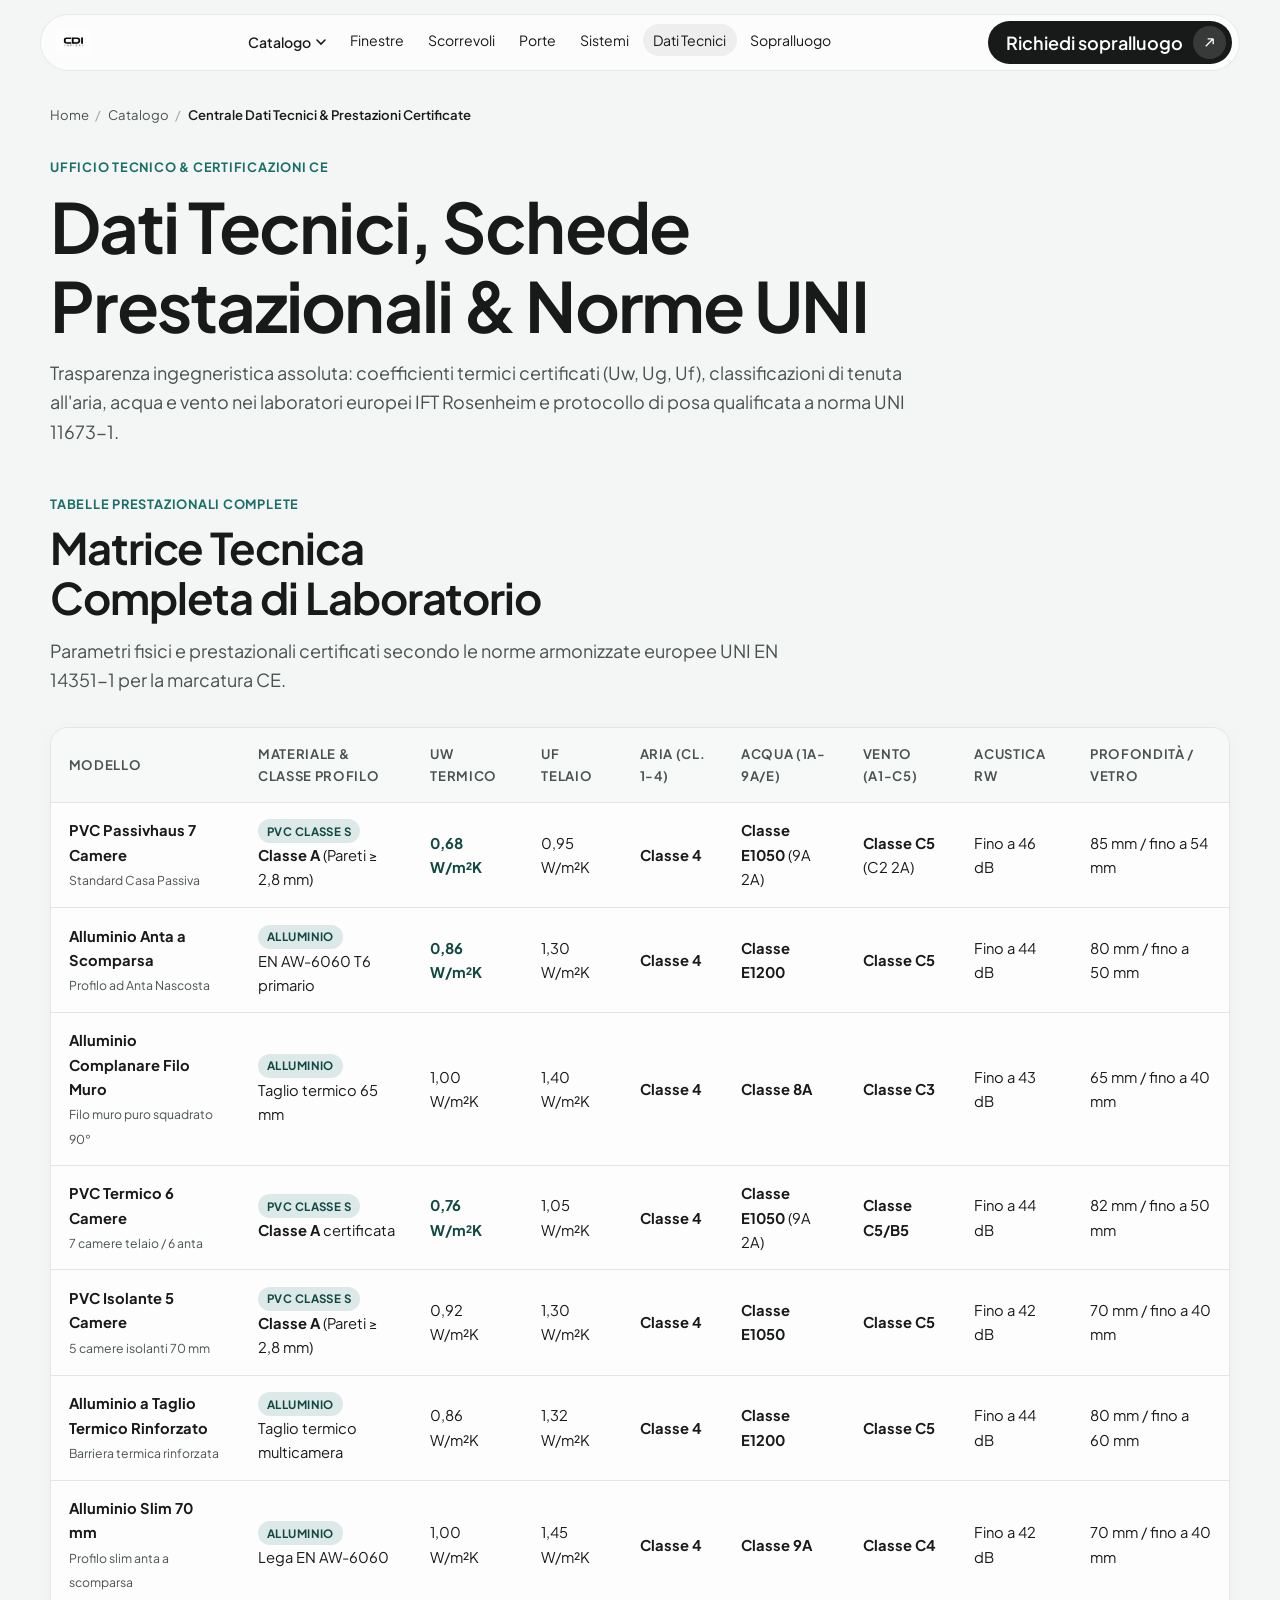
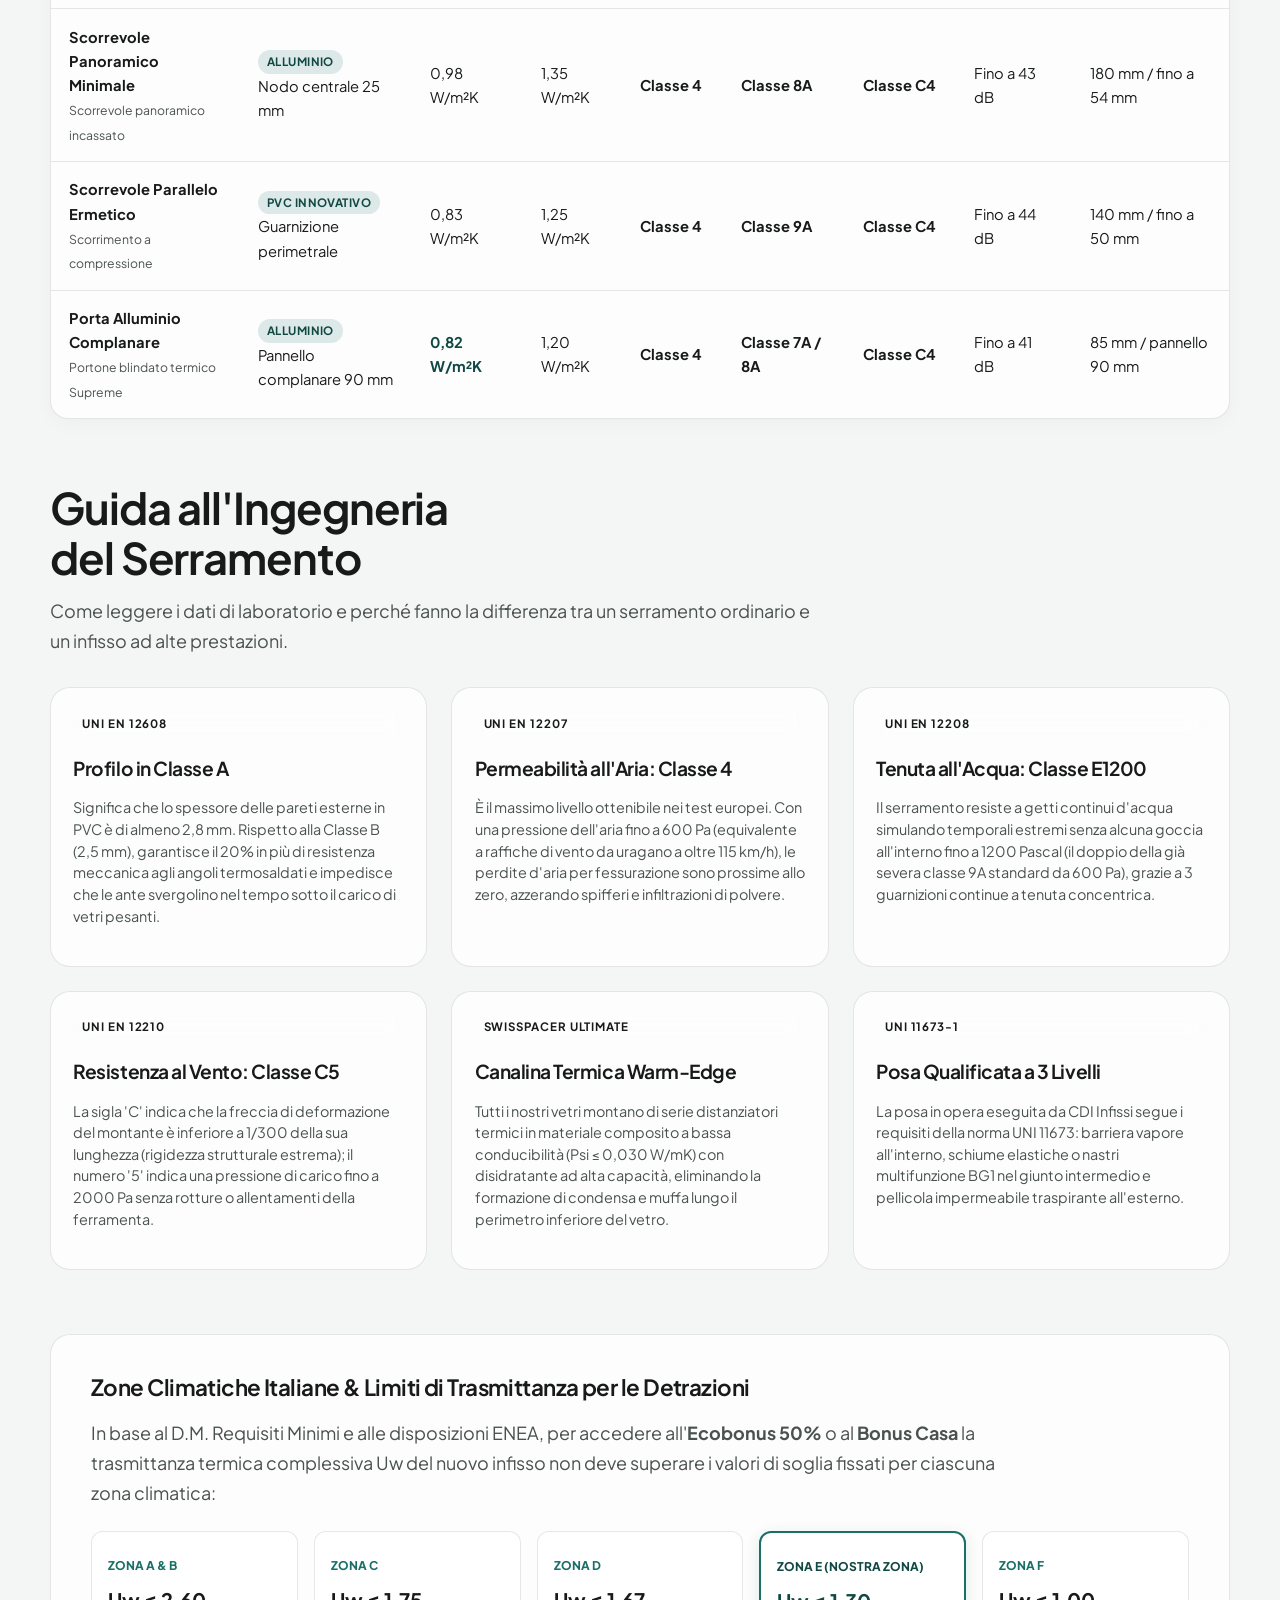
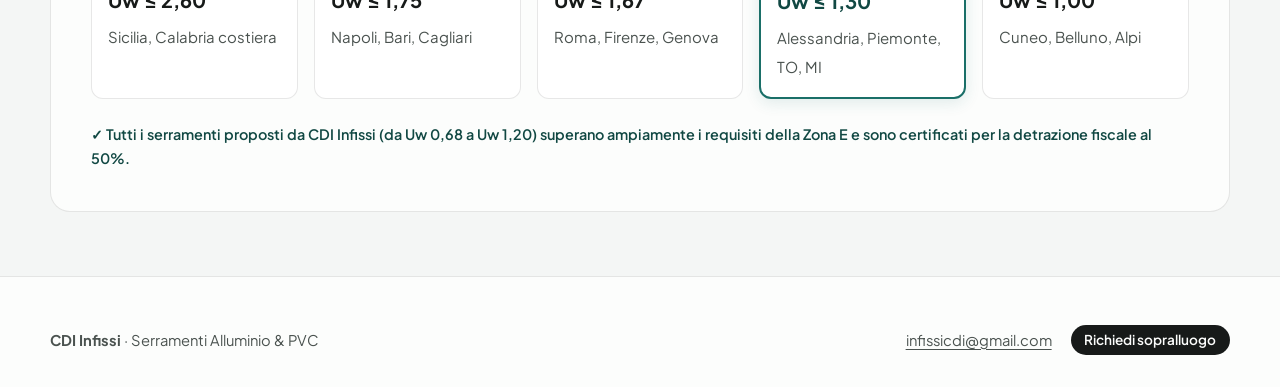
<file: dati-tecnici.html>
<!DOCTYPE html>
<html lang="it">
  <head>
    <meta charset="utf-8" />
    <meta name="viewport" content="width=device-width, initial-scale=1" />
    <title>Centrale Dati Tecnici & Prestazioni Certificate — CDI Infissi</title>
    <meta
      name="description"
      content="Tutti i dati tecnici, schede prestazionali, certificazioni Classe A, valori di trasmittanza Uw, tenuta all'aria e posa qualificata UNI 11673 per serramenti in alluminio e PVC."
    />
    <link rel="icon" href="assets/logo.png" />
    <link rel="preconnect" href="https://fonts.googleapis.com" />
    <link rel="preconnect" href="https://fonts.gstatic.com" crossorigin />
    <link
      href="https://fonts.googleapis.com/css2?family=Plus+Jakarta+Sans:ital,wght@0,400..800;1,400..800&display=swap"
      rel="stylesheet"
    />
    <link rel="stylesheet" href="css/main.css?v=20261005e" />
    <link rel="stylesheet" href="css/catalog-modern.css?v=20261005e" />
  </head>
  <body>
    <a class="skip" href="#contenuto">Vai al contenuto</a>

    <!-- INTESTAZIONE NAV -->
    <header class="site-header">
      <div class="nav-island">
        <a class="logo" href="index.html" aria-label="CDI Infissi, inizio pagina">
          <img src="assets/logo.png" alt="CDI Infissi" width="208" height="156" />
        </a>
        <nav aria-label="Principale">
          <ul class="nav-links">
            <li class="has-megamenu">
              <a href="catalogo.html" class="megamenu-trigger">
                Catalogo
                <svg viewBox="0 0 10 6" fill="none"><path d="M1 1L5 5L9 1" stroke="currentColor" stroke-width="1.6" stroke-linecap="round"/></svg>
              </a>
              <div class="megamenu-panel">
                <div class="megamenu-col">
                  <h4><a href="finestre.html">Finestre</a></h4>
                  <ul class="megamenu-list">
                    <li><a class="megamenu-item" href="finestre.html"><img class="megamenu-thumb" src="assets/serramenti/finestra-6stars-view.webp" alt="" width="900" height="900" /><div class="megamenu-text"><strong>Alluminio Anta a Scomparsa</strong><span>Luce aumentata +20%</span></div></a></li>
                    <li><a class="megamenu-item" href="finestre.html"><img class="megamenu-thumb" src="assets/serramenti/finestra-alu-complanare.webp" alt="" width="900" height="900" /><div class="megamenu-text"><strong>Alluminio Complanare</strong><span>Filo muro complanare 90°</span></div></a></li>
                    <li><a class="megamenu-item" href="finestre.html"><img class="megamenu-thumb" src="assets/serramenti/finestra-7stars-pvc.webp" alt="" width="900" height="900" /><div class="megamenu-text"><strong>PVC Passivhaus 7 Camere</strong><span>Uw 0,68 W/m²K</span></div></a></li>
                    <li><a class="megamenu-item" href="finestre.html"><img class="megamenu-thumb" src="assets/serramenti/finestra-pvc-termico-6camere.webp" alt="" width="900" height="900" /><div class="megamenu-text"><strong>PVC Termico 6 Camere</strong><span>6 camere ad alto isolamento</span></div></a></li>
                  </ul>
                </div>
                <div class="megamenu-col">
                  <h4><a href="scorrevoli.html">Scorrevoli</a></h4>
                  <ul class="megamenu-list">
                    <li><a class="megamenu-item" href="scorrevoli.html"><img class="megamenu-thumb" src="assets/serramenti/scorrevole-paysage.png" alt="" width="1024" height="802" /><div class="megamenu-text"><strong>Scorrevole Panoramico</strong><span>Incasso a scomparsa totale</span></div></a></li>
                    <li><a class="megamenu-item" href="scorrevoli.html"><img class="megamenu-thumb" src="assets/serramenti/scorrevole-smartslide.webp" alt="" width="900" height="692" /><div class="megamenu-text"><strong>Scorrevole Ermetico</strong><span>Guarnizioni a compressione</span></div></a></li>
                    <li><a class="megamenu-item" href="scorrevoli.html"><img class="megamenu-thumb" src="assets/serramenti/scorrevole-bifold.webp" alt="" width="900" height="623" /><div class="megamenu-text"><strong>Scorrevole a Libro</strong><span>Apertura vano 100% totale</span></div></a></li>
                  </ul>
                </div>
                <div class="megamenu-col">
                  <h4><a href="porte.html">Porte d'Ingresso</a></h4>
                  <ul class="megamenu-list">
                    <li><a class="megamenu-item" href="porte.html"><img class="megamenu-thumb" src="assets/serramenti/porta-athens.webp" alt="" width="488" height="1024" /><div class="megamenu-text"><strong>Porta Alluminio Complanare</strong><span>Alluminio e acciaio inox</span></div></a></li>
                    <li><a class="megamenu-item" href="porte.html"><img class="megamenu-thumb" src="assets/serramenti/porta-dijon.webp" alt="" width="492" height="1024" /><div class="megamenu-text"><strong>Porta con Inserto Vetro</strong><span>Luce e privacy satinata</span></div></a></li>
                    <li><a class="megamenu-item" href="porte.html"><img class="megamenu-thumb" src="assets/serramenti/porta-monza.webp" alt="" width="486" height="1024" /><div class="megamenu-text"><strong>Porta Blindata di Sicurezza</strong><span>Certificazione RC3</span></div></a></li>
                  </ul>
                </div>
                <div class="megamenu-col">
                  <h4><a href="sistemi.html">Ombreggianti & Sistemi</a></h4>
                  <ul class="megamenu-list">
                    <li><a class="megamenu-item" href="sistemi.html"><img class="megamenu-thumb" src="assets/serramenti/monoblocco-intonacabile.webp" alt="" width="1080" height="903" /><div class="megamenu-text"><strong>Monoblocco Termico</strong><span>Taglio termico totale foro</span></div></a></li>
                    <li><a class="megamenu-item" href="sistemi.html"><img class="megamenu-thumb" src="assets/catalogo/veneziane.jpg" alt="" width="1254" height="1254" /><div class="megamenu-text"><strong>Veneziane nel Vetro</strong><span>Zero polvere e manutenzione</span></div></a></li>
                    <li><a class="megamenu-item" href="sistemi.html"><img class="megamenu-thumb" src="assets/serramenti/zanzariere-rollout.webp" alt="" width="600" height="600" /><div class="megamenu-text"><strong>Zanzariere a Rullo</strong><span>Soglia calpestabile 3 mm</span></div></a></li>
                  </ul>
                </div>
              </div>
            </li>
            <li><a href="finestre.html">Finestre</a></li>
            <li><a href="scorrevoli.html">Scorrevoli</a></li>
            <li><a href="porte.html">Porte</a></li>
            <li><a href="sistemi.html">Sistemi</a></li>
            <li><a href="dati-tecnici.html" class="is-on">Dati Tecnici</a></li>
            <li><a href="richiedi.html">Sopralluogo</a></li>
          </ul>
        </nav>
        <a class="btn nav-cta" href="richiedi.html">
          Richiedi sopralluogo
          <i aria-hidden="true"><svg viewBox="0 0 14 14" fill="none"><path d="M3 11L11 3M11 3H5M11 3v6" stroke="currentColor" stroke-width="1.4"/></svg></i>
        </a>
        <button class="burger" type="button" aria-label="Apri il menu" aria-expanded="false">
          <img class="burger-logo" src="assets/logo.png" alt="" width="208" height="156" />
          <span class="burger-lines"><span></span><span></span></span>
        </button>
      </div>
    </header>

    <!-- MOBILE OVERLAY -->
    <nav class="overlay-nav" aria-label="Menu e Catalogo mobile">
      <!-- Barra Superiore Mobile con Logo e Tasto Chiudi ben visibile -->
      <div class="mn-topbar">
        <a class="mn-logo" href="index.html" aria-label="Home CDI Infissi">
          <img src="assets/logo.png" alt="CDI Infissi" width="208" height="156" />
        </a>
        <button type="button" class="mn-close-btn" aria-label="Chiudi menu">
          <span>Chiudi</span>
          <svg viewBox="0 0 14 14" fill="none" width="14" height="14"><path d="M2 2L12 12M12 2L2 12" stroke="currentColor" stroke-width="2" stroke-linecap="round"/></svg>
        </button>
      </div>

      <div class="overlay-nav-content">
        <!-- Campo di Ricerca Immediata nel Catalogo -->
        <div class="mn-search-wrap">
          <input type="search" class="mn-search-input" placeholder="Cerca nel catalogo (es. Passivhaus, Slim, Blindata...)" data-mn-search aria-label="Cerca serramenti nel menu" />
        </div>

        <!-- Pillole Filtro Categorie Rapide -->
        <div class="mn-filter-tabs" role="tablist">
          <button type="button" class="mn-tab is-active" data-mn-filter="all">Tutti (24)</button>
          <button type="button" class="mn-tab" data-mn-filter="finestre">Finestre (8)</button>
          <button type="button" class="mn-tab" data-mn-filter="scorrevoli">Scorrevoli (4)</button>
          <button type="button" class="mn-tab" data-mn-filter="porte">Porte (6)</button>
          <button type="button" class="mn-tab" data-mn-filter="sistemi">Sistemi (6)</button>
        </div>

        <!-- Griglia Catalogo Completa 2 Colonne Ottimizzata Mobile -->
        <div class="mn-catalog-grid" data-mn-grid>
          <a href="finestre.html" class="mn-item" data-mn-cat="finestre" data-mn-title="alluminio anta a scomparsa alluminio · scomparsa">
            <div class="mn-item-media">
              <img src="assets/serramenti/finestra-6stars-view.webp" alt="Alluminio Anta a Scomparsa" loading="lazy" width="900" height="900" />
              <span class="mn-item-badge">Uw 0,86</span>
            </div>
            <div class="mn-item-info">
              <strong>Alluminio Anta a Scomparsa</strong>
              <small>Alluminio · Scomparsa</small>
            </div>
          </a>
          <a href="finestre.html" class="mn-item" data-mn-cat="finestre" data-mn-title="alluminio complanare alluminio · filo muro 90°">
            <div class="mn-item-media">
              <img src="assets/serramenti/finestra-alu-complanare.webp" alt="Alluminio Complanare" loading="lazy" width="900" height="900" />
              <span class="mn-item-badge">Uw 1,00</span>
            </div>
            <div class="mn-item-info">
              <strong>Alluminio Complanare</strong>
              <small>Alluminio · Filo muro 90°</small>
            </div>
          </a>
          <a href="finestre.html" class="mn-item" data-mn-cat="finestre" data-mn-title="alluminio taglio termico alluminio · rinforzato">
            <div class="mn-item-media">
              <img src="assets/serramenti/finestra-6stars-alu.webp" alt="Alluminio Taglio Termico" loading="lazy" width="900" height="900" />
              <span class="mn-item-badge">Uw 1,10</span>
            </div>
            <div class="mn-item-info">
              <strong>Alluminio Taglio Termico</strong>
              <small>Alluminio · Rinforzato</small>
            </div>
          </a>
          <a href="finestre.html" class="mn-item" data-mn-cat="finestre" data-mn-title="alluminio slim 70 mm alluminio · luce +20%">
            <div class="mn-item-media">
              <img src="assets/serramenti/finestra-5stars-view.webp" alt="Alluminio Slim 70 mm" loading="lazy" width="900" height="900" />
              <span class="mn-item-badge">Uw 1,20</span>
            </div>
            <div class="mn-item-info">
              <strong>Alluminio Slim 70 mm</strong>
              <small>Alluminio · Luce +20%</small>
            </div>
          </a>
          <a href="finestre.html" class="mn-item" data-mn-cat="finestre" data-mn-title="pvc passivhaus 7 camere pvc · classe a (uw 0,68)">
            <div class="mn-item-media">
              <img src="assets/serramenti/finestra-7stars-pvc.webp" alt="PVC Passivhaus 7 Camere" loading="lazy" width="900" height="900" />
              <span class="mn-item-badge">Uw 0,68</span>
            </div>
            <div class="mn-item-info">
              <strong>PVC Passivhaus 7 Camere</strong>
              <small>PVC · Classe A (Uw 0,68)</small>
            </div>
          </a>
          <a href="finestre.html" class="mn-item" data-mn-cat="finestre" data-mn-title="pvc termico 6 camere pvc · 6 camere isolanti">
            <div class="mn-item-media">
              <img src="assets/serramenti/finestra-pvc-termico-6camere.webp" alt="PVC Termico 6 Camere" loading="lazy" width="900" height="900" />
              <span class="mn-item-badge">Uw 0,76</span>
            </div>
            <div class="mn-item-info">
              <strong>PVC Termico 6 Camere</strong>
              <small>PVC · 6 Camere isolanti</small>
            </div>
          </a>
          <a href="finestre.html" class="mn-item" data-mn-cat="finestre" data-mn-title="pvc isolante 5 camere pvc · robusto e bilanciato">
            <div class="mn-item-media">
              <img src="assets/serramenti/finestra-5stars-pvc.webp" alt="PVC Isolante 5 Camere" loading="lazy" width="1920" height="1080" />
              <span class="mn-item-badge">Uw 1,20</span>
            </div>
            <div class="mn-item-info">
              <strong>PVC Isolante 5 Camere</strong>
              <small>PVC · Robusto e bilanciato</small>
            </div>
          </a>
          <a href="finestre.html" class="mn-item" data-mn-cat="finestre" data-mn-title="pvc essenziale 4 camere pvc · pratico 70 mm">
            <div class="mn-item-media">
              <img src="assets/serramenti/finestra-4stars-pvc.webp" alt="PVC Essenziale 4 Camere" loading="lazy" width="900" height="900" />
              <span class="mn-item-badge">Uw 1,30</span>
            </div>
            <div class="mn-item-info">
              <strong>PVC Essenziale 4 Camere</strong>
              <small>PVC · Pratico 70 mm</small>
            </div>
          </a>
          <a href="scorrevoli.html" class="mn-item" data-mn-cat="scorrevoli" data-mn-title="scorrevole panoramico telaio a scomparsa">
            <div class="mn-item-media">
              <img src="assets/serramenti/scorrevole-paysage.png" alt="Scorrevole Panoramico" loading="lazy" width="1024" height="802" />
              <span class="mn-item-badge">Soglia 0 mm</span>
            </div>
            <div class="mn-item-info">
              <strong>Scorrevole Panoramico</strong>
              <small>Telaio a scomparsa</small>
            </div>
          </a>
          <a href="scorrevoli.html" class="mn-item" data-mn-cat="scorrevoli" data-mn-title="scorrevole ermetico chiusura a compressione">
            <div class="mn-item-media">
              <img src="assets/serramenti/scorrevole-smartslide.webp" alt="Scorrevole Ermetico" loading="lazy" width="900" height="692" />
              <span class="mn-item-badge">Aria Cl. 4</span>
            </div>
            <div class="mn-item-info">
              <strong>Scorrevole Ermetico</strong>
              <small>Chiusura a compressione</small>
            </div>
          </a>
          <a href="scorrevoli.html" class="mn-item" data-mn-cat="scorrevoli" data-mn-title="scorrevole a libro apertura vano 100%">
            <div class="mn-item-media">
              <img src="assets/serramenti/scorrevole-bifold.webp" alt="Scorrevole a Libro" loading="lazy" width="900" height="623" />
              <span class="mn-item-badge">Fisarmonica</span>
            </div>
            <div class="mn-item-info">
              <strong>Scorrevole a Libro</strong>
              <small>Apertura vano 100%</small>
            </div>
          </a>
          <a href="scorrevoli.html" class="mn-item" data-mn-cat="scorrevoli" data-mn-title="alzante scorrevole termico grandi luci isolanti">
            <div class="mn-item-media">
              <img src="assets/serramenti/scorrevole-paysage.png" alt="Alzante Scorrevole Termico" loading="lazy" width="1024" height="802" />
              <span class="mn-item-badge">Uw 0,78</span>
            </div>
            <div class="mn-item-info">
              <strong>Alzante Scorrevole Termico</strong>
              <small>Grandi luci isolanti</small>
            </div>
          </a>
          <a href="porte.html" class="mn-item" data-mn-cat="porte" data-mn-title="porta alluminio inox complanare filo muro">
            <div class="mn-item-media">
              <img src="assets/serramenti/porta-athens.webp" alt="Porta Alluminio Inox" loading="lazy" width="488" height="1024" />
              <span class="mn-item-badge">Ud 0,82</span>
            </div>
            <div class="mn-item-info">
              <strong>Porta Alluminio Inox</strong>
              <small>Complanare filo muro</small>
            </div>
          </a>
          <a href="porte.html" class="mn-item" data-mn-cat="porte" data-mn-title="porta vetro satinato luce solare e privacy">
            <div class="mn-item-media">
              <img src="assets/serramenti/porta-dijon.webp" alt="Porta Vetro Satinato" loading="lazy" width="492" height="1024" />
              <span class="mn-item-badge">Vetro P4A</span>
            </div>
            <div class="mn-item-info">
              <strong>Porta Vetro Satinato</strong>
              <small>Luce solare e privacy</small>
            </div>
          </a>
          <a href="porte.html" class="mn-item" data-mn-cat="porte" data-mn-title="porta blindata rc3 antieffrazione certificata">
            <div class="mn-item-media">
              <img src="assets/serramenti/porta-monza.webp" alt="Porta Blindata RC3" loading="lazy" width="486" height="1024" />
              <span class="mn-item-badge">Classe RC3</span>
            </div>
            <div class="mn-item-info">
              <strong>Porta Blindata RC3</strong>
              <small>Antieffrazione certificata</small>
            </div>
          </a>
          <a href="porte.html" class="mn-item" data-mn-cat="porte" data-mn-title="portoncino termico pannello coibentato 90mm">
            <div class="mn-item-media">
              <img src="assets/serramenti/porta-york.webp" alt="Portoncino Termico" loading="lazy" width="487" height="1024" />
              <span class="mn-item-badge">Ud 0,82</span>
            </div>
            <div class="mn-item-info">
              <strong>Portoncino Termico</strong>
              <small>Pannello coibentato 90mm</small>
            </div>
          </a>
          <a href="porte.html" class="mn-item" data-mn-cat="porte" data-mn-title="porta linea minimal finitura complanare pura">
            <div class="mn-item-media">
              <img src="assets/serramenti/porta-leona.webp" alt="Porta Linea Minimal" loading="lazy" width="486" height="1024" />
              <span class="mn-item-badge">Alluminio</span>
            </div>
            <div class="mn-item-info">
              <strong>Porta Linea Minimal</strong>
              <small>Finitura complanare pura</small>
            </div>
          </a>
          <a href="porte.html" class="mn-item" data-mn-cat="porte" data-mn-title="porta blindata rinforzata rostri e cilindro europeo">
            <div class="mn-item-media">
              <img src="assets/serramenti/porta-sicurezza.webp" alt="Porta Blindata Rinforzata" loading="lazy" width="488" height="1024" />
              <span class="mn-item-badge">Sicurezza</span>
            </div>
            <div class="mn-item-info">
              <strong>Porta Blindata Rinforzata</strong>
              <small>Rostri e cilindro europeo</small>
            </div>
          </a>
          <a href="sistemi.html" class="mn-item" data-mn-cat="sistemi" data-mn-title="monoblocco termico taglio termico totale foro">
            <div class="mn-item-media">
              <img src="assets/serramenti/monoblocco-intonacabile.webp" alt="Monoblocco Termico" loading="lazy" width="1080" height="903" />
              <span class="mn-item-badge">Zero Ponti</span>
            </div>
            <div class="mn-item-info">
              <strong>Monoblocco Termico</strong>
              <small>Taglio termico totale foro</small>
            </div>
          </a>
          <a href="sistemi.html" class="mn-item" data-mn-cat="sistemi" data-mn-title="veneziane nel vetro zero polvere e manutenzione">
            <div class="mn-item-media">
              <img src="assets/catalogo/veneziane.jpg" alt="Veneziane nel Vetro" loading="lazy" width="1254" height="1254" />
              <span class="mn-item-badge">Integrate</span>
            </div>
            <div class="mn-item-info">
              <strong>Veneziane nel Vetro</strong>
              <small>Zero polvere e manutenzione</small>
            </div>
          </a>
          <a href="sistemi.html" class="mn-item" data-mn-cat="sistemi" data-mn-title="zanzariere roll-out guida calpestabile 3 mm">
            <div class="mn-item-media">
              <img src="assets/serramenti/zanzariere-rollout.webp" alt="Zanzariere Roll-Out" loading="lazy" width="600" height="600" />
              <span class="mn-item-badge">Filo Pavimento</span>
            </div>
            <div class="mn-item-info">
              <strong>Zanzariere Roll-Out</strong>
              <small>Guida calpestabile 3 mm</small>
            </div>
          </a>
          <a href="sistemi.html" class="mn-item" data-mn-cat="sistemi" data-mn-title="zanzariere plissé rete plissettata antivento">
            <div class="mn-item-media">
              <img src="assets/serramenti/zanzariere-plisse.webp" alt="Zanzariere Plissé" loading="lazy" width="600" height="600" />
              <span class="mn-item-badge">Antistrappo</span>
            </div>
            <div class="mn-item-info">
              <strong>Zanzariere Plissé</strong>
              <small>Rete plissettata antivento</small>
            </div>
          </a>
          <a href="sistemi.html" class="mn-item" data-mn-cat="sistemi" data-mn-title="cerniere a scomparsa invisibili ad apertura 180°">
            <div class="mn-item-media">
              <img src="assets/catalogo/cerniere-interne.jpg" alt="Cerniere a Scomparsa" loading="lazy" width="1254" height="1254" />
              <span class="mn-item-badge">180° Invisibili</span>
            </div>
            <div class="mn-item-info">
              <strong>Cerniere a Scomparsa</strong>
              <small>Invisibili ad apertura 180°</small>
            </div>
          </a>
          <a href="sistemi.html" class="mn-item" data-mn-cat="sistemi" data-mn-title="taglio termico isolante isolamento in poliammide">
            <div class="mn-item-media">
              <img src="assets/catalogo/taglio-termico.jpg" alt="Taglio Termico Isolante" loading="lazy" width="1254" height="1254" />
              <span class="mn-item-badge">High Tech</span>
            </div>
            <div class="mn-item-info">
              <strong>Taglio Termico Isolante</strong>
              <small>Isolamento in poliammide</small>
            </div>
          </a>
        </div>

        <!-- Link Rapidi Istituzionali -->
        <div class="mn-secondary-links">
          <a href="catalogo.html" class="mn-sec-link">
            <span>Sfoglia Catalogo Completo Web</span>
            <i>&rarr;</i>
          </a>
          <a href="dati-tecnici.html" class="mn-sec-link">
            <span>Centrale Dati Tecnici & Matrice CE</span>
            <i>&rarr;</i>
          </a>
          <a href="dati-tecnici.html#posa" class="mn-sec-link">
            <span>Guida Posa Qualificata UNI 11673-1</span>
            <i>&rarr;</i>
          </a>
          <a href="mailto:infissicdi@gmail.com" class="mn-sec-link">
            <span>Scrivici direttamente via Email</span>
            <i>&rarr;</i>
          </a>
        </div>
      </div>

      <!-- Barra di Azione Rapida Fissa in Basso nel Menu -->
      <div class="mn-bottom-bar">
        <a href="index.html" class="btn btn-ghost mn-action-btn mn-action-home" aria-label="Home">
          <span>🏠</span> Home
        </a>
        <a href="dati-tecnici.html" class="btn btn-ghost mn-action-btn" style="display: none;" hidden aria-hidden="true">
          <span>📊</span> Specifiche
        </a>
        <a href="richiedi.html" class="btn mn-action-btn mn-action-primary">
          Prenota Sopralluogo
        </a>
      </div>
    </nav>

    <main id="contenuto" style="padding-top: 6.5rem;">
      <div class="wrap">
        <!-- BREADCRUMBS -->
        <nav class="breadcrumbs" aria-label="Percorso di navigazione">
          <a href="index.html">Home</a>
          <span>/</span>
          <a href="catalogo.html">Catalogo</a>
          <span>/</span>
          <strong>Centrale Dati Tecnici & Prestazioni Certificate</strong>
        </nav>

        <div style="margin-bottom: 2.5rem;">
          <span class="badge-pill" style="display:inline-block; margin-bottom:0.5rem; font-weight:700; color:var(--teal); text-transform:uppercase; font-size:0.8rem; letter-spacing:0.06em;">Ufficio Tecnico & Certificazioni CE</span>
          <h1>Dati Tecnici, Schede Prestazionali & Norme UNI</h1>
          <p class="lede" style="max-width: 68ch;">
            Trasparenza ingegneristica assoluta: coefficienti termici certificati (Uw, Ug, Uf), classificazioni di tenuta all'aria, acqua e vento nei laboratori europei IFT Rosenheim e protocollo di posa qualificata a norma UNI 11673-1.
          </p>
        </div>

        <!-- MATRICE COMPARATIVA COMPLETA TUTTA LA GAMMA -->
        <div id="matrix" style="margin: 2rem 0 1.5rem;">
          <span class="badge-pill" style="display:inline-block; margin-bottom:0.5rem; font-weight:700; color:var(--teal); text-transform:uppercase; font-size:0.8rem; letter-spacing:0.06em;">Tabelle Prestazionali Complete</span>
          <h2>Matrice Tecnica Completa di Laboratorio</h2>
          <p class="lede">Parametri fisici e prestazionali certificati secondo le norme armonizzate europee UNI EN 14351-1 per la marcatura CE.</p>
        </div>

        <div class="spec-table-wrap" style="margin-bottom: 4rem;">
          <table class="spec-table">
            <thead>
              <tr data-prodid="pvc-passivhaus">
                <th>Modello</th>
                <th>Materiale & Classe Profilo</th>
                <th>Uw Termico</th>
                <th>Uf Telaio</th>
                <th>Aria (Cl. 1-4)</th>
                <th>Acqua (1A-9A/E)</th>
                <th>Vento (A1-C5)</th>
                <th>Acustica Rw</th>
                <th>Profondità / Vetro</th>
              </tr>
            </thead>
            <tbody>
              <tr data-prodid="pvc-passivhaus">
                <td><b>PVC Passivhaus 7 Camere</b><br><small style="color:var(--ink-soft)">Standard Casa Passiva</small></td>
                <td><span class="tag-mat">PVC Classe S</span><br><b>Classe A</b> (Pareti ≥ 2,8 mm)</td>
                <td class="highlight">0,68 W/m²K</td>
                <td>0,95 W/m²K</td>
                <td><b>Classe 4</b></td>
                <td><b>Classe E1050</b> (9A 2A)</td>
                <td><b>Classe C5</b> (C2 2A)</td>
                <td>Fino a 46 dB</td>
                <td>85 mm / fino a 54 mm</td>
              </tr>
              <tr data-prodid="alu-scomparsa">
                <td><b>Alluminio Anta a Scomparsa</b><br><small style="color:var(--ink-soft)">Profilo ad Anta Nascosta</small></td>
                <td><span class="tag-mat">Alluminio</span><br>EN AW-6060 T6 primario</td>
                <td class="highlight">0,86 W/m²K</td>
                <td>1,30 W/m²K</td>
                <td><b>Classe 4</b></td>
                <td><b>Classe E1200</b></td>
                <td><b>Classe C5</b></td>
                <td>Fino a 44 dB</td>
                <td>80 mm / fino a 50 mm</td>
              </tr>
              <tr data-prodid="alu-complanare">
                <td><b>Alluminio Complanare Filo Muro</b><br><small style="color:var(--ink-soft)">Filo muro puro squadrato 90°</small></td>
                <td><span class="tag-mat">Alluminio</span><br>Taglio termico 65 mm</td>
                <td>1,00 W/m²K</td>
                <td>1,40 W/m²K</td>
                <td><b>Classe 4</b></td>
                <td><b>Classe 8A</b></td>
                <td><b>Classe C3</b></td>
                <td>Fino a 43 dB</td>
                <td>65 mm / fino a 40 mm</td>
              </tr>
              <tr data-prodid="pvc-termico">
                <td><b>PVC Termico 6 Camere</b><br><small style="color:var(--ink-soft)">7 camere telaio / 6 anta</small></td>
                <td><span class="tag-mat">PVC Classe S</span><br><b>Classe A</b> certificata</td>
                <td class="highlight">0,76 W/m²K</td>
                <td>1,05 W/m²K</td>
                <td><b>Classe 4</b></td>
                <td><b>Classe E1050</b> (9A 2A)</td>
                <td><b>Classe C5/B5</b></td>
                <td>Fino a 44 dB</td>
                <td>82 mm / fino a 50 mm</td>
              </tr>
              <tr data-prodid="pvc-isolante">
                <td><b>PVC Isolante 5 Camere</b><br><small style="color:var(--ink-soft)">5 camere isolanti 70 mm</small></td>
                <td><span class="tag-mat">PVC Classe S</span><br><b>Classe A</b> (Pareti ≥ 2,8 mm)</td>
                <td>0,92 W/m²K</td>
                <td>1,30 W/m²K</td>
                <td><b>Classe 4</b></td>
                <td><b>Classe E1050</b></td>
                <td><b>Classe C5</b></td>
                <td>Fino a 42 dB</td>
                <td>70 mm / fino a 40 mm</td>
              </tr>
              <tr>
                <td><b>Alluminio a Taglio Termico Rinforzato</b><br><small style="color:var(--ink-soft)">Barriera termica rinforzata</small></td>
                <td><span class="tag-mat">Alluminio</span><br>Taglio termico multicamera</td>
                <td>0,86 W/m²K</td>
                <td>1,32 W/m²K</td>
                <td><b>Classe 4</b></td>
                <td><b>Classe E1200</b></td>
                <td><b>Classe C5</b></td>
                <td>Fino a 44 dB</td>
                <td>80 mm / fino a 60 mm</td>
              </tr>
              <tr>
                <td><b>Alluminio Slim 70 mm</b><br><small style="color:var(--ink-soft)">Profilo slim anta a scomparsa</small></td>
                <td><span class="tag-mat">Alluminio</span><br>Lega EN AW-6060</td>
                <td>1,00 W/m²K</td>
                <td>1,45 W/m²K</td>
                <td><b>Classe 4</b></td>
                <td><b>Classe 9A</b></td>
                <td><b>Classe C4</b></td>
                <td>Fino a 42 dB</td>
                <td>70 mm / fino a 40 mm</td>
              </tr>
              <tr data-prodid="scorrevole-panoramico">
                <td><b>Scorrevole Panoramico Minimale</b><br><small style="color:var(--ink-soft)">Scorrevole panoramico incassato</small></td>
                <td><span class="tag-mat">Alluminio</span><br>Nodo centrale 25 mm</td>
                <td>0,98 W/m²K</td>
                <td>1,35 W/m²K</td>
                <td><b>Classe 4</b></td>
                <td><b>Classe 8A</b></td>
                <td><b>Classe C4</b></td>
                <td>Fino a 43 dB</td>
                <td>180 mm / fino a 54 mm</td>
              </tr>
              <tr>
                <td><b>Scorrevole Parallelo Ermetico</b><br><small style="color:var(--ink-soft)">Scorrimento a compressione</small></td>
                <td><span class="tag-mat">PVC Innovativo</span><br>Guarnizione perimetrale</td>
                <td>0,83 W/m²K</td>
                <td>1,25 W/m²K</td>
                <td><b>Classe 4</b></td>
                <td><b>Classe 9A</b></td>
                <td><b>Classe C4</b></td>
                <td>Fino a 44 dB</td>
                <td>140 mm / fino a 50 mm</td>
              </tr>
              <tr data-prodid="porta-complanare">
                <td><b>Porta Alluminio Complanare</b><br><small style="color:var(--ink-soft)">Portone blindato termico Supreme</small></td>
                <td><span class="tag-mat">Alluminio</span><br>Pannello complanare 90 mm</td>
                <td class="highlight">0,82 W/m²K</td>
                <td>1,20 W/m²K</td>
                <td><b>Classe 4</b></td>
                <td><b>Classe 7A / 8A</b></td>
                <td><b>Classe C4</b></td>
                <td>Fino a 41 dB</td>
                <td>85 mm / pannello 90 mm</td>
              </tr>
            </tbody>
          </table>
        </div>

        <!-- GUIDA ALLE NORMATIVE: COSA SIGNIFICANO LE CLASSI -->
        <div id="norme" style="margin: 4rem 0 2rem;">
          <h2>Guida all'Ingegneria del Serramento</h2>
          <p class="lede">Come leggere i dati di laboratorio e perché fanno la differenza tra un serramento ordinario e un infisso ad alte prestazioni.</p>
        </div>

        <div class="system-grid" style="margin-bottom: 4rem;">
          <div class="guide-card">
            <div class="system-card-body">
              <span class="cat-tag">UNI EN 12608</span>
              <h3>Profilo in Classe A</h3>
              <p>Significa che lo spessore delle pareti esterne in PVC è di almeno 2,8 mm. Rispetto alla Classe B (2,5 mm), garantisce il 20% in più di resistenza meccanica agli angoli termosaldati e impedisce che le ante svergolino nel tempo sotto il carico di vetri pesanti.</p>
            </div>
          </div>

          <div class="guide-card">
            <div class="system-card-body">
              <span class="cat-tag">UNI EN 12207</span>
              <h3>Permeabilità all'Aria: Classe 4</h3>
              <p>È il massimo livello ottenibile nei test europei. Con una pressione dell'aria fino a 600 Pa (equivalente a raffiche di vento da uragano a oltre 115 km/h), le perdite d'aria per fessurazione sono prossime allo zero, azzerando spifferi e infiltrazioni di polvere.</p>
            </div>
          </div>

          <div class="guide-card">
            <div class="system-card-body">
              <span class="cat-tag">UNI EN 12208</span>
              <h3>Tenuta all'Acqua: Classe E1200</h3>
              <p>Il serramento resiste a getti continui d'acqua simulando temporali estremi senza alcuna goccia all'interno fino a 1200 Pascal (il doppio della già severa classe 9A standard da 600 Pa), grazie a 3 guarnizioni continue a tenuta concentrica.</p>
            </div>
          </div>

          <div class="guide-card">
            <div class="system-card-body">
              <span class="cat-tag">UNI EN 12210</span>
              <h3>Resistenza al Vento: Classe C5</h3>
              <p>La sigla 'C' indica che la freccia di deformazione del montante è inferiore a 1/300 della sua lunghezza (rigidezza strutturale estrema); il numero '5' indica una pressione di carico fino a 2000 Pa senza rotture o allentamenti della ferramenta.</p>
            </div>
          </div>

          <div class="guide-card">
            <div class="system-card-body">
              <span class="cat-tag">Swisspacer Ultimate</span>
              <h3>Canalina Termica Warm-Edge</h3>
              <p>Tutti i nostri vetri montano di serie distanziatori termici in materiale composito a bassa conducibilità (Psi &le; 0,030 W/mK) con disidratante ad alta capacità, eliminando la formazione di condensa e muffa lungo il perimetro inferiore del vetro.</p>
            </div>
          </div>

          <div id="posa" class="guide-card">
            <div class="system-card-body">
              <span class="cat-tag">UNI 11673-1</span>
              <h3>Posa Qualificata a 3 Livelli</h3>
              <p>La posa in opera eseguita da CDI Infissi segue i requisiti della norma UNI 11673: barriera vapore all'interno, schiume elastiche o nastri multifunzione BG1 nel giunto intermedio e pellicola impermeabile traspirante all'esterno.</p>
            </div>
          </div>
        </div>

        <!-- ZONE CLIMATICHE & DETRAZIONI -->
        <div style="background:var(--paper-2); border:1px solid var(--line); border-radius:20px; padding:2.5rem; margin-bottom:4rem;">
          <h3 style="margin-top:0; font-size:1.4rem;">Zone Climatiche Italiane & Limiti di Trasmittanza per le Detrazioni</h3>
          <p style="color:var(--ink-soft); max-width:70ch;">
            In base al D.M. Requisiti Minimi e alle disposizioni ENEA, per accedere all'<strong>Ecobonus 50%</strong> o al <strong>Bonus Casa</strong> la trasmittanza termica complessiva Uw del nuovo infisso non deve superare i valori di soglia fissati per ciascuna zona climatica:
          </p>
          <div style="display:grid; grid-template-columns:repeat(auto-fit, minmax(180px, 1fr)); gap:1rem; margin-top:1.5rem;">
            <div style="background:#fff; border:1px solid var(--line); border-radius:12px; padding:1rem;">
              <span style="font-size:0.75rem; font-weight:750; color:var(--teal); text-transform:uppercase;">Zona A & B</span>
              <strong style="display:block; font-size:1.25rem; margin:0.3rem 0; color:var(--ink);">Uw &le; 2,60</strong>
              <small style="color:var(--ink-soft)">Sicilia, Calabria costiera</small>
            </div>
            <div style="background:#fff; border:1px solid var(--line); border-radius:12px; padding:1rem;">
              <span style="font-size:0.75rem; font-weight:750; color:var(--teal); text-transform:uppercase;">Zona C</span>
              <strong style="display:block; font-size:1.25rem; margin:0.3rem 0; color:var(--ink);">Uw &le; 1,75</strong>
              <small style="color:var(--ink-soft)">Napoli, Bari, Cagliari</small>
            </div>
            <div style="background:#fff; border:1px solid var(--line); border-radius:12px; padding:1rem;">
              <span style="font-size:0.75rem; font-weight:750; color:var(--teal); text-transform:uppercase;">Zona D</span>
              <strong style="display:block; font-size:1.25rem; margin:0.3rem 0; color:var(--ink);">Uw &le; 1,67</strong>
              <small style="color:var(--ink-soft)">Roma, Firenze, Genova</small>
            </div>
            <div style="background:#fff; border:2px solid var(--teal); border-radius:12px; padding:1rem; box-shadow:0 4px 15px rgba(26,111,104,0.12);">
              <span style="font-size:0.75rem; font-weight:750; color:var(--teal-deep); text-transform:uppercase;">Zona E (Nostra Zona)</span>
              <strong style="display:block; font-size:1.25rem; margin:0.3rem 0; color:var(--teal-deep);">Uw &le; 1,30</strong>
              <small style="color:var(--ink-soft)">Alessandria, Piemonte, TO, MI</small>
            </div>
            <div style="background:#fff; border:1px solid var(--line); border-radius:12px; padding:1rem;">
              <span style="font-size:0.75rem; font-weight:750; color:var(--teal); text-transform:uppercase;">Zona F</span>
              <strong style="display:block; font-size:1.25rem; margin:0.3rem 0; color:var(--ink);">Uw &le; 1,00</strong>
              <small style="color:var(--ink-soft)">Cuneo, Belluno, Alpi</small>
            </div>
          </div>
          <p style="margin: 1.5rem 0 0; font-size:0.9rem; color:var(--teal-deep); font-weight:600;">
            ✓ Tutti i serramenti proposti da CDI Infissi (da Uw 0,68 a Uw 1,20) superano ampiamente i requisiti della Zona E e sono certificati per la detrazione fiscale al 50%.
          </p>
        </div>
      </div>
    </main>

    <!-- FOOTER -->
        <!-- DOCK BAR MOBILE CON ACCESSO DIRETTO AL CATALOGO SOTTO IL POLLICE -->
    <nav class="dock" aria-label="Azioni rapide mobile">
      <a href="index.html">
        <span>🏠</span>
        <span>Home</span>
      </a>
      <button type="button" data-open-catalog-drawer aria-label="Apri catalogo serramenti">
        <span>📁</span>
        <span>Catalogo</span>
      </button>
      <!-- NASCOSTA: per rimostrarla togliere style, hidden e aria-hidden -->
      <a href="dati-tecnici.html" style="display: none;" hidden aria-hidden="true">
        <span>📐</span>
        <span>Verifica</span>
      </a>
      <a class="dock-main" href="richiedi.html">
        <span>Preventivo</span>
      </a>
    </nav>

    <footer class="site-footer" style="padding: 3rem 0 2rem; background: var(--paper-2); border-top: 1px solid var(--line);">
      <div class="wrap" style="display: flex; flex-wrap: wrap; justify-content: space-between; align-items: center; gap: 1rem;">
        <div><b>CDI Infissi</b> · Serramenti Alluminio & PVC</div>
        <div style="display: flex; gap: 1.2rem; align-items: center;">
          <a href="mailto:infissicdi@gmail.com">infissicdi@gmail.com</a>
          <a class="btn" href="richiedi.html" style="padding: 0.25rem 0.85rem; font-size: 0.85rem;">Richiedi sopralluogo</a>
        </div>
      </div>
    </footer>

    <!-- LIGHTBOX DETTAGLIO MODALE -->
    <dialog class="lightbox" aria-label="Dettaglio serramento">
      <form method="dialog"><button class="lb-close" type="submit" aria-label="Chiudi">&times;</button></form>
      <div class="lb-shell">
        <div class="lb-visual">
          <img data-lb-main alt="" />
          <img data-lb-second alt="" hidden title="Clicca per invertire la vista" />
          <span class="lb-chip lb-chip-main" data-lb-chip-main hidden></span>
          <span class="lb-chip lb-chip-second" data-lb-chip-second hidden></span>
        </div>
        <div class="lb-gallery" data-lb-gallery hidden></div>
        <div class="lb-text">
          <h3></h3>
          <p></p>
          <div class="lb-facts" data-lb-facts hidden></div>
          <a class="btn" data-lb-cta href="richiedi.html">
            Richiedi preventivo su misura
            <i aria-hidden="true"><svg viewBox="0 0 14 14" fill="none"><path d="M3 11L11 3M11 3H5M11 3v6" stroke="currentColor" stroke-width="1.4"/></svg></i>
          </a>
        </div>
      </div>
    </dialog>

    <script src="js/main.js?v=20261005e"></script>
    <script src="js/catalog-app.js?v=20261005e"></script>
  </body>
</html>
</file>
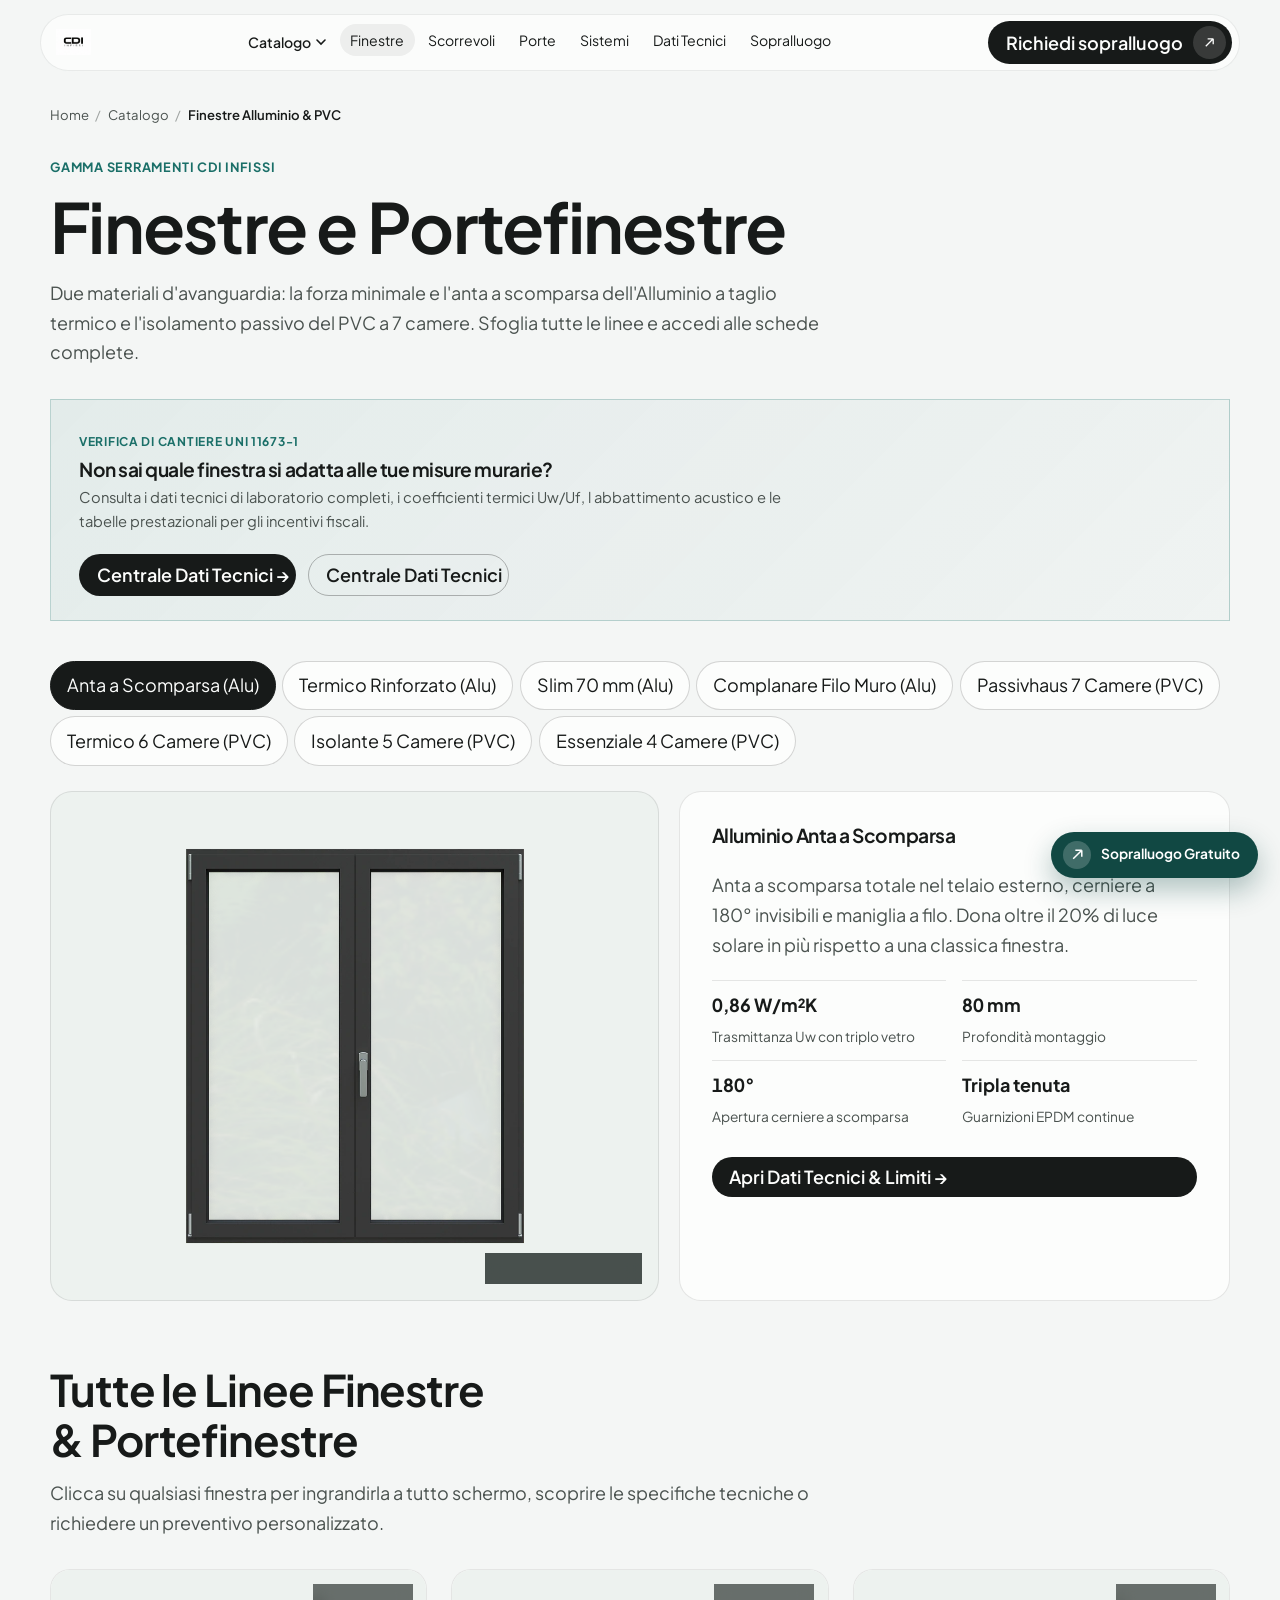
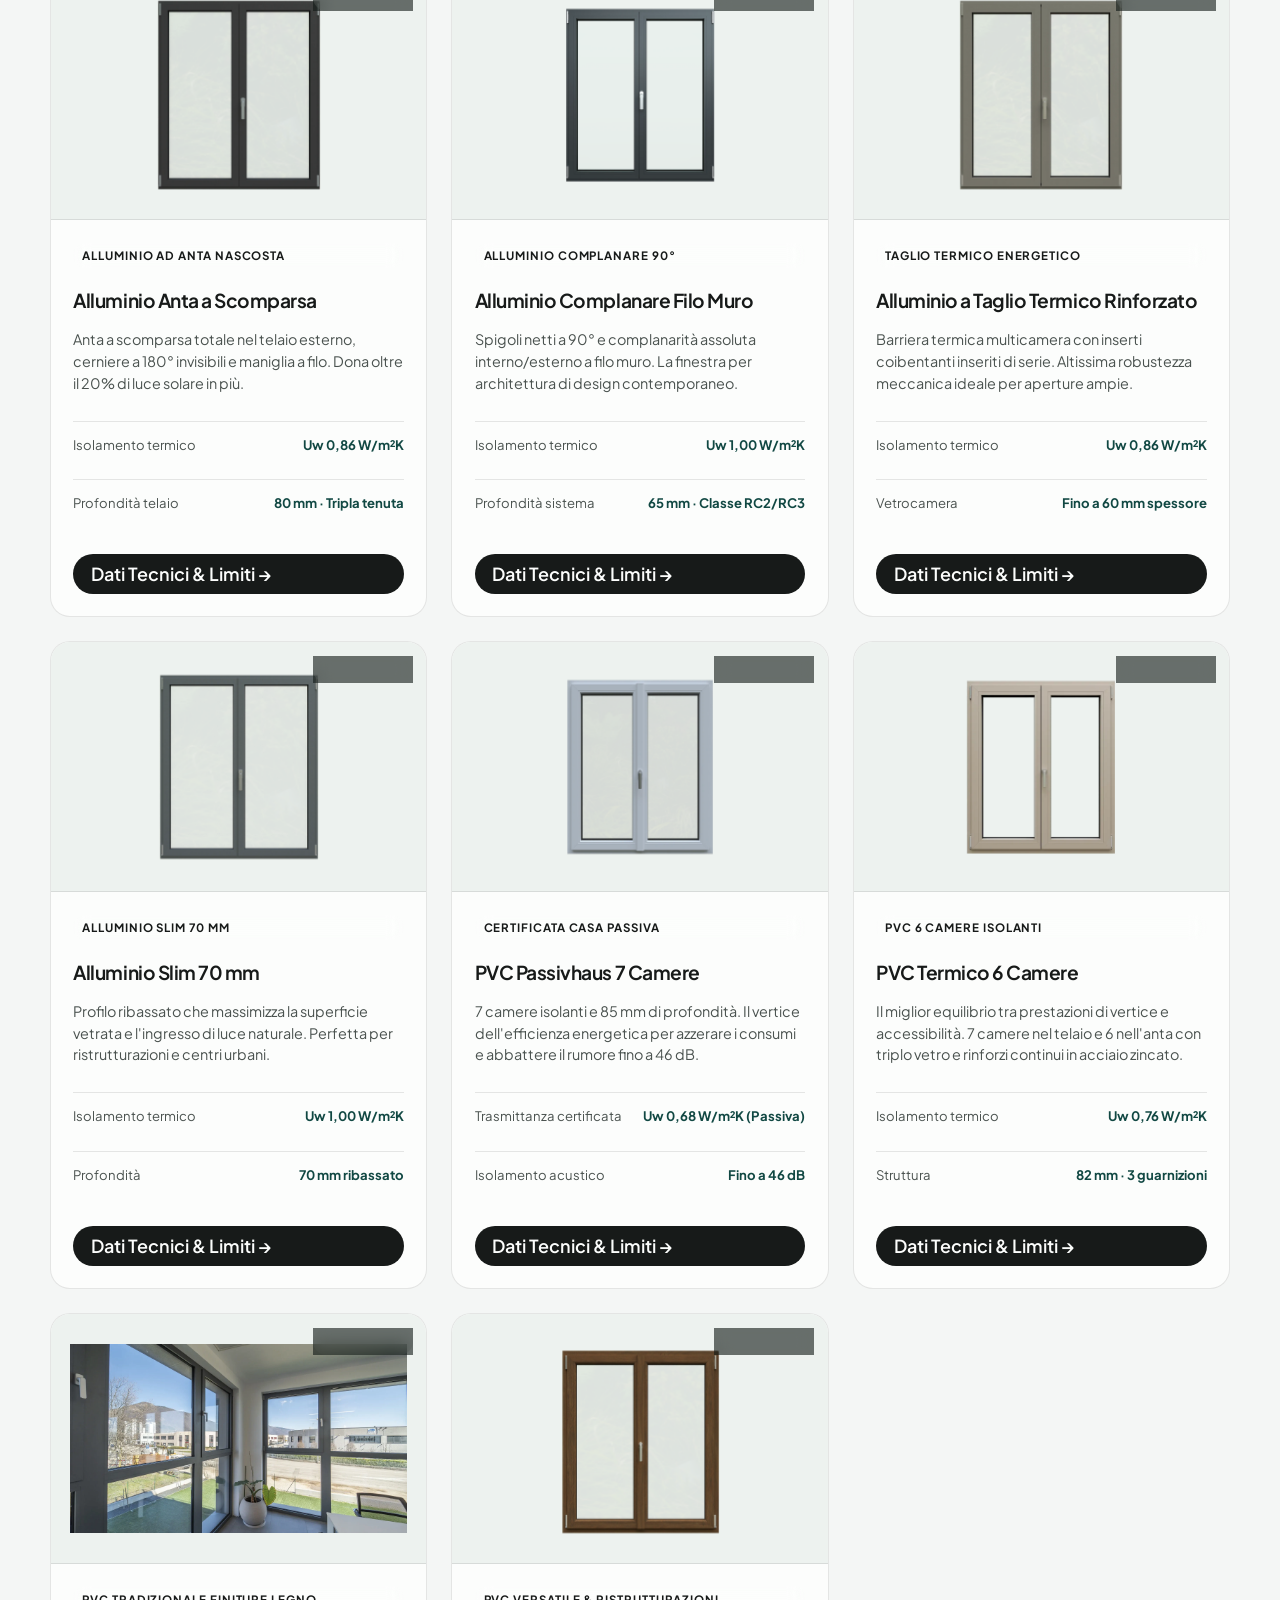
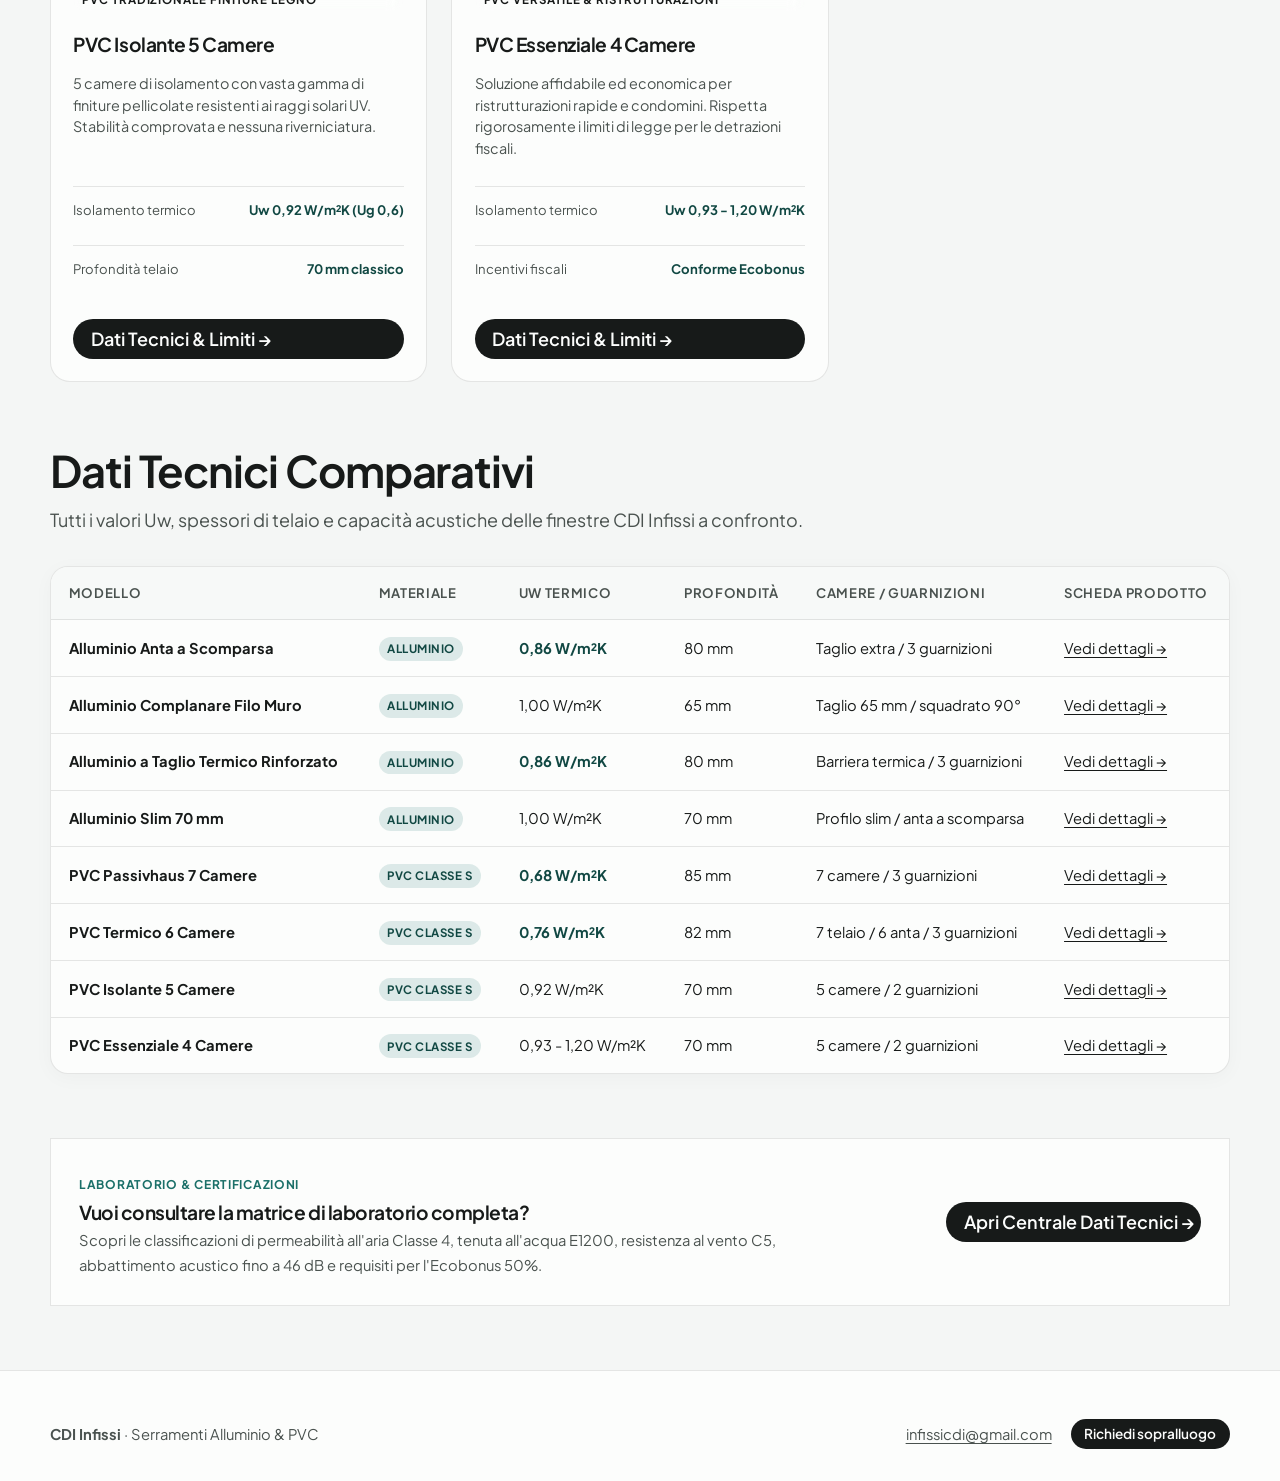
<file: finestre.html>
<!DOCTYPE html>
<html lang="it">
  <head>
    <meta charset="utf-8" />
    <meta name="viewport" content="width=device-width, initial-scale=1" />
    <title>Finestre in Alluminio e PVC — CDI Infissi</title>
    <meta
      name="description"
      content="Gamma completa di finestre e portefinestre in Alluminio a taglio termico e PVC multicamera. Anta a scomparsa, complanare filo muro e standard Passivhaus a Torino e Piemonte."
    />
    <link rel="icon" href="assets/logo.png" />
    <link rel="preconnect" href="https://fonts.googleapis.com" />
    <link rel="preconnect" href="https://fonts.gstatic.com" crossorigin />
    <link
      href="https://fonts.googleapis.com/css2?family=Plus+Jakarta+Sans:ital,wght@0,400..800;1,400..800&display=swap"
      rel="stylesheet"
    />
    <link rel="stylesheet" href="css/main.css?v=20261005e" />
    <link rel="stylesheet" href="css/catalog-modern.css?v=20261005e" />
  </head>
  <body>
    <a class="skip" href="#contenuto">Vai al contenuto</a>

    <!-- FLOATING ISLAND HEADER CON MEGA-MENU -->
    <header class="site-header">
      <div class="nav-island">
        <a class="logo" href="index.html" aria-label="CDI Infissi, inizio pagina">
          <img src="assets/logo.png" alt="CDI Infissi" width="208" height="156" />
        </a>
        <nav aria-label="Principale">
          <ul class="nav-links">
            <li class="has-megamenu">
              <a href="catalogo.html" class="megamenu-trigger">
                Catalogo
                <svg viewBox="0 0 10 6" fill="none"><path d="M1 1L5 5L9 1" stroke="currentColor" stroke-width="1.6" stroke-linecap="round"/></svg>
              </a>
              <div class="megamenu-panel">
                <div class="megamenu-col">
                  <h4><a href="finestre.html">Finestre</a></h4>
                  <ul class="megamenu-list">
                    <li><a class="megamenu-item" href="finestre.html"><img class="megamenu-thumb" src="assets/serramenti/finestra-6stars-view.webp" alt="" width="900" height="900" /><div class="megamenu-text"><strong>Alluminio Anta a Scomparsa</strong><span>Profilo complanare nascosto</span></div></a></li>
                    <li><a class="megamenu-item" href="finestre.html"><img class="megamenu-thumb" src="assets/serramenti/finestra-alu-complanare.webp" alt="" width="900" height="900" /><div class="megamenu-text"><strong>Alluminio Complanare Filo Muro</strong><span>Design minimale squadrato a 90°</span></div></a></li>
                    <li><a class="megamenu-item" href="finestre.html"><img class="megamenu-thumb" src="assets/serramenti/finestra-7stars-pvc.webp" alt="" width="900" height="900" /><div class="megamenu-text"><strong>PVC Passivhaus 7 Camere</strong><span>Trasmittanza Uw 0,68 W/m²K</span></div></a></li>
                    <li><a class="megamenu-item" href="finestre.html"><img class="megamenu-thumb" src="assets/serramenti/finestra-pvc-termico-6camere.webp" alt="" width="900" height="900" /><div class="megamenu-text"><strong>PVC Termico 6 Camere</strong><span>6 camere isolamento acustico</span></div></a></li>
                  </ul>
                </div>
                <div class="megamenu-col">
                  <h4><a href="scorrevoli.html">Scorrevoli</a></h4>
                  <ul class="megamenu-list">
                    <li><a class="megamenu-item" href="scorrevoli.html"><img class="megamenu-thumb" src="assets/serramenti/scorrevole-paysage.png" alt="" width="1024" height="802" /><div class="megamenu-text"><strong>Scorrevole Panoramico Minimale</strong><span>Soglia a filo pavimento</span></div></a></li>
                    <li><a class="megamenu-item" href="scorrevoli.html"><img class="megamenu-thumb" src="assets/serramenti/scorrevole-smartslide.webp" alt="" width="900" height="692" /><div class="megamenu-text"><strong>Scorrevole Parallelo Ermetico</strong><span>Chiusura a compressione perimetrale</span></div></a></li>
                    <li><a class="megamenu-item" href="scorrevoli.html"><img class="megamenu-thumb" src="assets/serramenti/scorrevole-bifold.webp" alt="" width="900" height="623" /><div class="megamenu-text"><strong>Scorrevole a Libro Impacchettabile</strong><span>Apertura vano totale a fisarmonica</span></div></a></li>
                  </ul>
                </div>
                <div class="megamenu-col">
                  <h4><a href="porte.html">Porte d'Ingresso</a></h4>
                  <ul class="megamenu-list">
                    <li><a class="megamenu-item" href="porte.html"><img class="megamenu-thumb" src="assets/serramenti/porta-athens.webp" alt="" width="488" height="1024" /><div class="megamenu-text"><strong>Porta Alluminio con Inserti Inox</strong><span>Design contemporaneo complanare</span></div></a></li>
                    <li><a class="megamenu-item" href="porte.html"><img class="megamenu-thumb" src="assets/serramenti/porta-dijon.webp" alt="" width="492" height="1024" /><div class="megamenu-text"><strong>Porta Alluminio con Vetro Satinato</strong><span>Inserto luminoso e privacy</span></div></a></li>
                    <li><a class="megamenu-item" href="porte.html"><img class="megamenu-thumb" src="assets/serramenti/porta-monza.webp" alt="" width="486" height="1024" /><div class="megamenu-text"><strong>Porta Blindata di Sicurezza RC3</strong><span>Massima resistenza antieffrazione</span></div></a></li>
                  </ul>
                </div>
                <div class="megamenu-col">
                  <h4><a href="sistemi.html">Ombreggianti & Sistemi</a></h4>
                  <ul class="megamenu-list">
                    <li><a class="megamenu-item" href="sistemi.html"><img class="megamenu-thumb" src="assets/serramenti/monoblocco-intonacabile.webp" alt="" width="1080" height="903" /><div class="megamenu-text"><strong>Monoblocco Termico</strong><span>Taglio termico totale foro</span></div></a></li>
                    <li><a class="megamenu-item" href="sistemi.html"><img class="megamenu-thumb" src="assets/catalogo/veneziane.jpg" alt="" width="1254" height="1254" /><div class="megamenu-text"><strong>Veneziane nel Vetro</strong><span>Zero polvere e manutenzione</span></div></a></li>
                    <li><a class="megamenu-item" href="sistemi.html"><img class="megamenu-thumb" src="assets/serramenti/zanzariere-rollout.webp" alt="" width="600" height="600" /><div class="megamenu-text"><strong>Zanzariere Roll-Out</strong><span>Soglia calpestabile 3 mm</span></div></a></li>
                  </ul>
                </div>
              </div>
            </li>
            <li><a href="finestre.html" class="is-on">Finestre</a></li>
            <li><a href="scorrevoli.html">Scorrevoli</a></li>
            <li><a href="porte.html">Porte</a></li>
            <li><a href="sistemi.html">Sistemi</a></li>
            <li><a href="dati-tecnici.html">Dati Tecnici</a></li>
            <li><a href="richiedi.html">Sopralluogo</a></li>
          </ul>
        </nav>
        <a class="btn nav-cta" href="richiedi.html">
          Richiedi sopralluogo
          <i aria-hidden="true"><svg viewBox="0 0 14 14" fill="none"><path d="M3 11L11 3M11 3H5M11 3v6" stroke="currentColor" stroke-width="1.4"/></svg></i>
        </a>
        <button class="burger" type="button" aria-label="Apri il menu" aria-expanded="false">
          <img class="burger-logo" src="assets/logo.png" alt="" width="208" height="156" />
          <span class="burger-lines"><span></span><span></span></span>
        </button>
      </div>
    </header>

    <nav class="overlay-nav" aria-label="Menu e Catalogo mobile">
      <!-- Barra Superiore Mobile con Logo e Tasto Chiudi ben visibile -->
      <div class="mn-topbar">
        <a class="mn-logo" href="index.html" aria-label="Home CDI Infissi">
          <img src="assets/logo.png" alt="CDI Infissi" width="208" height="156" />
        </a>
        <button type="button" class="mn-close-btn" aria-label="Chiudi menu">
          <span>Chiudi</span>
          <svg viewBox="0 0 14 14" fill="none" width="14" height="14"><path d="M2 2L12 12M12 2L2 12" stroke="currentColor" stroke-width="2" stroke-linecap="round"/></svg>
        </button>
      </div>

      <div class="overlay-nav-content">
        <!-- Campo di Ricerca Immediata nel Catalogo -->
        <div class="mn-search-wrap">
          <input type="search" class="mn-search-input" placeholder="Cerca nel catalogo (es. Passivhaus, Slim, Blindata...)" data-mn-search aria-label="Cerca serramenti nel menu" />
        </div>

        <!-- Pillole Filtro Categorie Rapide -->
        <div class="mn-filter-tabs" role="tablist">
          <button type="button" class="mn-tab is-active" data-mn-filter="all">Tutti (24)</button>
          <button type="button" class="mn-tab" data-mn-filter="finestre">Finestre (8)</button>
          <button type="button" class="mn-tab" data-mn-filter="scorrevoli">Scorrevoli (4)</button>
          <button type="button" class="mn-tab" data-mn-filter="porte">Porte (6)</button>
          <button type="button" class="mn-tab" data-mn-filter="sistemi">Sistemi (6)</button>
        </div>

        <!-- Griglia Catalogo Completa 2 Colonne Ottimizzata Mobile -->
        <div class="mn-catalog-grid" data-mn-grid>
          <a href="finestre.html" class="mn-item" data-mn-cat="finestre" data-mn-title="alluminio anta a scomparsa alluminio · scomparsa">
            <div class="mn-item-media">
              <img src="assets/serramenti/finestra-6stars-view.webp" alt="Alluminio Anta a Scomparsa" loading="lazy" width="900" height="900" />
              <span class="mn-item-badge">Uw 0,86</span>
            </div>
            <div class="mn-item-info">
              <strong>Alluminio Anta a Scomparsa</strong>
              <small>Alluminio · Scomparsa</small>
            </div>
          </a>
          <a href="finestre.html" class="mn-item" data-mn-cat="finestre" data-mn-title="alluminio complanare alluminio · filo muro 90°">
            <div class="mn-item-media">
              <img src="assets/serramenti/finestra-alu-complanare.webp" alt="Alluminio Complanare" loading="lazy" width="900" height="900" />
              <span class="mn-item-badge">Uw 1,00</span>
            </div>
            <div class="mn-item-info">
              <strong>Alluminio Complanare</strong>
              <small>Alluminio · Filo muro 90°</small>
            </div>
          </a>
          <a href="finestre.html" class="mn-item" data-mn-cat="finestre" data-mn-title="alluminio taglio termico alluminio · rinforzato">
            <div class="mn-item-media">
              <img src="assets/serramenti/finestra-6stars-alu.webp" alt="Alluminio Taglio Termico" loading="lazy" width="900" height="900" />
              <span class="mn-item-badge">Uw 1,10</span>
            </div>
            <div class="mn-item-info">
              <strong>Alluminio Taglio Termico</strong>
              <small>Alluminio · Rinforzato</small>
            </div>
          </a>
          <a href="finestre.html" class="mn-item" data-mn-cat="finestre" data-mn-title="alluminio slim 70 mm alluminio · luce +20%">
            <div class="mn-item-media">
              <img src="assets/serramenti/finestra-5stars-view.webp" alt="Alluminio Slim 70 mm" loading="lazy" width="900" height="900" />
              <span class="mn-item-badge">Uw 1,20</span>
            </div>
            <div class="mn-item-info">
              <strong>Alluminio Slim 70 mm</strong>
              <small>Alluminio · Luce +20%</small>
            </div>
          </a>
          <a href="finestre.html" class="mn-item" data-mn-cat="finestre" data-mn-title="pvc passivhaus 7 camere pvc · classe a (uw 0,68)">
            <div class="mn-item-media">
              <img src="assets/serramenti/finestra-7stars-pvc.webp" alt="PVC Passivhaus 7 Camere" loading="lazy" width="900" height="900" />
              <span class="mn-item-badge">Uw 0,68</span>
            </div>
            <div class="mn-item-info">
              <strong>PVC Passivhaus 7 Camere</strong>
              <small>PVC · Classe A (Uw 0,68)</small>
            </div>
          </a>
          <a href="finestre.html" class="mn-item" data-mn-cat="finestre" data-mn-title="pvc termico 6 camere pvc · 6 camere isolanti">
            <div class="mn-item-media">
              <img src="assets/serramenti/finestra-pvc-termico-6camere.webp" alt="PVC Termico 6 Camere" loading="lazy" width="900" height="900" />
              <span class="mn-item-badge">Uw 0,76</span>
            </div>
            <div class="mn-item-info">
              <strong>PVC Termico 6 Camere</strong>
              <small>PVC · 6 Camere isolanti</small>
            </div>
          </a>
          <a href="finestre.html" class="mn-item" data-mn-cat="finestre" data-mn-title="pvc isolante 5 camere pvc · robusto e bilanciato">
            <div class="mn-item-media">
              <img src="assets/serramenti/finestra-5stars-pvc.webp" alt="PVC Isolante 5 Camere" loading="lazy" width="1920" height="1080" />
              <span class="mn-item-badge">Uw 1,20</span>
            </div>
            <div class="mn-item-info">
              <strong>PVC Isolante 5 Camere</strong>
              <small>PVC · Robusto e bilanciato</small>
            </div>
          </a>
          <a href="finestre.html" class="mn-item" data-mn-cat="finestre" data-mn-title="pvc essenziale 4 camere pvc · pratico 70 mm">
            <div class="mn-item-media">
              <img src="assets/serramenti/finestra-4stars-pvc.webp" alt="PVC Essenziale 4 Camere" loading="lazy" width="900" height="900" />
              <span class="mn-item-badge">Uw 1,30</span>
            </div>
            <div class="mn-item-info">
              <strong>PVC Essenziale 4 Camere</strong>
              <small>PVC · Pratico 70 mm</small>
            </div>
          </a>
          <a href="scorrevoli.html" class="mn-item" data-mn-cat="scorrevoli" data-mn-title="scorrevole panoramico telaio a scomparsa">
            <div class="mn-item-media">
              <img src="assets/serramenti/scorrevole-paysage.png" alt="Scorrevole Panoramico" loading="lazy" width="1024" height="802" />
              <span class="mn-item-badge">Soglia 0 mm</span>
            </div>
            <div class="mn-item-info">
              <strong>Scorrevole Panoramico</strong>
              <small>Telaio a scomparsa</small>
            </div>
          </a>
          <a href="scorrevoli.html" class="mn-item" data-mn-cat="scorrevoli" data-mn-title="scorrevole ermetico chiusura a compressione">
            <div class="mn-item-media">
              <img src="assets/serramenti/scorrevole-smartslide.webp" alt="Scorrevole Ermetico" loading="lazy" width="900" height="692" />
              <span class="mn-item-badge">Aria Cl. 4</span>
            </div>
            <div class="mn-item-info">
              <strong>Scorrevole Ermetico</strong>
              <small>Chiusura a compressione</small>
            </div>
          </a>
          <a href="scorrevoli.html" class="mn-item" data-mn-cat="scorrevoli" data-mn-title="scorrevole a libro apertura vano 100%">
            <div class="mn-item-media">
              <img src="assets/serramenti/scorrevole-bifold.webp" alt="Scorrevole a Libro" loading="lazy" width="900" height="623" />
              <span class="mn-item-badge">Fisarmonica</span>
            </div>
            <div class="mn-item-info">
              <strong>Scorrevole a Libro</strong>
              <small>Apertura vano 100%</small>
            </div>
          </a>
          <a href="scorrevoli.html" class="mn-item" data-mn-cat="scorrevoli" data-mn-title="alzante scorrevole termico grandi luci isolanti">
            <div class="mn-item-media">
              <img src="assets/serramenti/scorrevole-paysage.png" alt="Alzante Scorrevole Termico" loading="lazy" width="1024" height="802" />
              <span class="mn-item-badge">Uw 0,78</span>
            </div>
            <div class="mn-item-info">
              <strong>Alzante Scorrevole Termico</strong>
              <small>Grandi luci isolanti</small>
            </div>
          </a>
          <a href="porte.html" class="mn-item" data-mn-cat="porte" data-mn-title="porta alluminio inox complanare filo muro">
            <div class="mn-item-media">
              <img src="assets/serramenti/porta-athens.webp" alt="Porta Alluminio Inox" loading="lazy" width="488" height="1024" />
              <span class="mn-item-badge">Ud 0,82</span>
            </div>
            <div class="mn-item-info">
              <strong>Porta Alluminio Inox</strong>
              <small>Complanare filo muro</small>
            </div>
          </a>
          <a href="porte.html" class="mn-item" data-mn-cat="porte" data-mn-title="porta vetro satinato luce solare e privacy">
            <div class="mn-item-media">
              <img src="assets/serramenti/porta-dijon.webp" alt="Porta Vetro Satinato" loading="lazy" width="492" height="1024" />
              <span class="mn-item-badge">Vetro P4A</span>
            </div>
            <div class="mn-item-info">
              <strong>Porta Vetro Satinato</strong>
              <small>Luce solare e privacy</small>
            </div>
          </a>
          <a href="porte.html" class="mn-item" data-mn-cat="porte" data-mn-title="porta blindata rc3 antieffrazione certificata">
            <div class="mn-item-media">
              <img src="assets/serramenti/porta-monza.webp" alt="Porta Blindata RC3" loading="lazy" width="486" height="1024" />
              <span class="mn-item-badge">Classe RC3</span>
            </div>
            <div class="mn-item-info">
              <strong>Porta Blindata RC3</strong>
              <small>Antieffrazione certificata</small>
            </div>
          </a>
          <a href="porte.html" class="mn-item" data-mn-cat="porte" data-mn-title="portoncino termico pannello coibentato 90mm">
            <div class="mn-item-media">
              <img src="assets/serramenti/porta-york.webp" alt="Portoncino Termico" loading="lazy" width="487" height="1024" />
              <span class="mn-item-badge">Ud 0,82</span>
            </div>
            <div class="mn-item-info">
              <strong>Portoncino Termico</strong>
              <small>Pannello coibentato 90mm</small>
            </div>
          </a>
          <a href="porte.html" class="mn-item" data-mn-cat="porte" data-mn-title="porta linea minimal finitura complanare pura">
            <div class="mn-item-media">
              <img src="assets/serramenti/porta-leona.webp" alt="Porta Linea Minimal" loading="lazy" width="486" height="1024" />
              <span class="mn-item-badge">Alluminio</span>
            </div>
            <div class="mn-item-info">
              <strong>Porta Linea Minimal</strong>
              <small>Finitura complanare pura</small>
            </div>
          </a>
          <a href="porte.html" class="mn-item" data-mn-cat="porte" data-mn-title="porta blindata rinforzata rostri e cilindro europeo">
            <div class="mn-item-media">
              <img src="assets/serramenti/porta-sicurezza.webp" alt="Porta Blindata Rinforzata" loading="lazy" width="488" height="1024" />
              <span class="mn-item-badge">Sicurezza</span>
            </div>
            <div class="mn-item-info">
              <strong>Porta Blindata Rinforzata</strong>
              <small>Rostri e cilindro europeo</small>
            </div>
          </a>
          <a href="sistemi.html" class="mn-item" data-mn-cat="sistemi" data-mn-title="monoblocco termico taglio termico totale foro">
            <div class="mn-item-media">
              <img src="assets/serramenti/monoblocco-intonacabile.webp" alt="Monoblocco Termico" loading="lazy" width="1080" height="903" />
              <span class="mn-item-badge">Zero Ponti</span>
            </div>
            <div class="mn-item-info">
              <strong>Monoblocco Termico</strong>
              <small>Taglio termico totale foro</small>
            </div>
          </a>
          <a href="sistemi.html" class="mn-item" data-mn-cat="sistemi" data-mn-title="veneziane nel vetro zero polvere e manutenzione">
            <div class="mn-item-media">
              <img src="assets/catalogo/veneziane.jpg" alt="Veneziane nel Vetro" loading="lazy" width="1254" height="1254" />
              <span class="mn-item-badge">Integrate</span>
            </div>
            <div class="mn-item-info">
              <strong>Veneziane nel Vetro</strong>
              <small>Zero polvere e manutenzione</small>
            </div>
          </a>
          <a href="sistemi.html" class="mn-item" data-mn-cat="sistemi" data-mn-title="zanzariere roll-out guida calpestabile 3 mm">
            <div class="mn-item-media">
              <img src="assets/serramenti/zanzariere-rollout.webp" alt="Zanzariere Roll-Out" loading="lazy" width="600" height="600" />
              <span class="mn-item-badge">Filo Pavimento</span>
            </div>
            <div class="mn-item-info">
              <strong>Zanzariere Roll-Out</strong>
              <small>Guida calpestabile 3 mm</small>
            </div>
          </a>
          <a href="sistemi.html" class="mn-item" data-mn-cat="sistemi" data-mn-title="zanzariere plissé rete plissettata antivento">
            <div class="mn-item-media">
              <img src="assets/serramenti/zanzariere-plisse.webp" alt="Zanzariere Plissé" loading="lazy" width="600" height="600" />
              <span class="mn-item-badge">Antistrappo</span>
            </div>
            <div class="mn-item-info">
              <strong>Zanzariere Plissé</strong>
              <small>Rete plissettata antivento</small>
            </div>
          </a>
          <a href="sistemi.html" class="mn-item" data-mn-cat="sistemi" data-mn-title="cerniere a scomparsa invisibili ad apertura 180°">
            <div class="mn-item-media">
              <img src="assets/catalogo/cerniere-interne.jpg" alt="Cerniere a Scomparsa" loading="lazy" width="1254" height="1254" />
              <span class="mn-item-badge">180° Invisibili</span>
            </div>
            <div class="mn-item-info">
              <strong>Cerniere a Scomparsa</strong>
              <small>Invisibili ad apertura 180°</small>
            </div>
          </a>
          <a href="sistemi.html" class="mn-item" data-mn-cat="sistemi" data-mn-title="taglio termico isolante isolamento in poliammide">
            <div class="mn-item-media">
              <img src="assets/catalogo/taglio-termico.jpg" alt="Taglio Termico Isolante" loading="lazy" width="1254" height="1254" />
              <span class="mn-item-badge">High Tech</span>
            </div>
            <div class="mn-item-info">
              <strong>Taglio Termico Isolante</strong>
              <small>Isolamento in poliammide</small>
            </div>
          </a>
        </div>

        <!-- Link Rapidi Istituzionali -->
        <div class="mn-secondary-links">
          <a href="catalogo.html" class="mn-sec-link">
            <span>Sfoglia Catalogo Completo Web</span>
            <i>&rarr;</i>
          </a>
          <a href="dati-tecnici.html" class="mn-sec-link">
            <span>Centrale Dati Tecnici & Matrice CE</span>
            <i>&rarr;</i>
          </a>
          <a href="dati-tecnici.html#posa" class="mn-sec-link">
            <span>Guida Posa Qualificata UNI 11673-1</span>
            <i>&rarr;</i>
          </a>
          <a href="mailto:infissicdi@gmail.com" class="mn-sec-link">
            <span>Scrivici direttamente via Email</span>
            <i>&rarr;</i>
          </a>
        </div>
      </div>

      <!-- Barra di Azione Rapida Fissa in Basso nel Menu -->
      <div class="mn-bottom-bar">
        <a href="index.html" class="btn btn-ghost mn-action-btn mn-action-home" aria-label="Home">
          <span>🏠</span> Home
        </a>
        <!-- NASCOSTA: per rimostrarla togliere style, hidden e aria-hidden -->
        <a href="dati-tecnici.html" class="btn btn-ghost mn-action-btn" style="display: none;" hidden aria-hidden="true">
          <span>📊</span> Specifiche
        </a>
        <a href="richiedi.html" class="btn mn-action-btn mn-action-primary">
          Prenota Sopralluogo
        </a>
      </div>
    </nav>

    <main id="contenuto" style="padding-top: 6.5rem;">
      <div class="wrap">
        <nav class="breadcrumbs" aria-label="Percorso di navigazione">
          <a href="index.html">Home</a>
          <span>/</span>
          <a href="catalogo.html">Catalogo</a>
          <span>/</span>
          <strong>Finestre Alluminio & PVC</strong>
        </nav>

        <div style="margin-bottom: 2rem;">
          <span class="badge-pill" style="display:inline-block; margin-bottom:0.5rem; font-weight:700; color:var(--teal); text-transform:uppercase; font-size:0.8rem; letter-spacing:0.06em;">Gamma Serramenti CDI Infissi</span>
          <h1>Finestre e Portefinestre</h1>
          <p class="lede" style="max-width: 60ch;">
            Due materiali d'avanguardia: la forza minimale e l'anta a scomparsa dell'Alluminio a taglio termico e l'isolamento passivo del PVC a 7 camere. Sfoglia tutte le linee e accedi alle schede complete.
          </p>
        </div>

        <!-- BANNER DATI TECNICI & PRESTAZIONI -->
        <div style="background: linear-gradient(135deg, rgba(26,111,104,0.08) 0%, rgba(26,111,104,0.02) 100%); border: 1px solid rgba(26,111,104,0.25); border-radius: var(--radius-lg); padding: 1.5rem 1.75rem; margin-bottom: 2.5rem; display: flex; flex-wrap: wrap; justify-content: space-between; align-items: center; gap: 1.25rem;">
          <div>
            <span class="badge-pill" style="display:inline-block; margin-bottom:0.35rem; font-weight:700; color:var(--teal); font-size:0.75rem; text-transform:uppercase; letter-spacing:0.06em;">Verifica di Cantiere UNI 11673-1</span>
            <h3 style="margin:0 0 0.35rem 0; font-size:1.2rem; color:var(--ink);">Non sai quale finestra si adatta alle tue misure murarie?</h3>
            <p style="margin:0; font-size:0.92rem; color:var(--ink-soft); max-width:64ch;">Consulta i dati tecnici di laboratorio completi, i coefficienti termici Uw/Uf, l abbattimento acustico e le tabelle prestazionali per gli incentivi fiscali.</p>
          </div>
          <div style="display:flex; gap:0.75rem; flex-wrap:wrap;">
            <a class="btn" href="dati-tecnici.html">
              Centrale Dati Tecnici &rarr;
            </a>
            <a class="btn btn-ghost" href="dati-tecnici.html">
              Centrale Dati Tecnici
            </a>
          </div>
        </div>

        <!-- STAGE COMPARATIVO TABS -->
        <div class="tabs" role="tablist" aria-label="Linee Finestre">
          <button type="button" role="tab" aria-selected="true" data-line="alu-scomparsa" data-image="assets/serramenti/finestra-6stars-view.webp">Anta a Scomparsa (Alu)</button>
          <button type="button" role="tab" aria-selected="false" data-line="alu-termico" data-image="assets/serramenti/finestra-6stars-alu.webp">Termico Rinforzato (Alu)</button>
          <button type="button" role="tab" aria-selected="false" data-line="alu-slim" data-image="assets/serramenti/finestra-5stars-view.webp">Slim 70 mm (Alu)</button>
          <button type="button" role="tab" aria-selected="false" data-line="alu-complanare" data-image="assets/serramenti/finestra-alu-complanare.webp">Complanare Filo Muro (Alu)</button>
          <button type="button" role="tab" aria-selected="false" data-line="pvc-passivhaus" data-image="assets/serramenti/finestra-7stars-pvc.webp">Passivhaus 7 Camere (PVC)</button>
          <button type="button" role="tab" aria-selected="false" data-line="pvc-termico" data-image="assets/serramenti/finestra-pvc-termico-6camere.webp">Termico 6 Camere (PVC)</button>
          <button type="button" role="tab" aria-selected="false" data-line="pvc-isolante" data-image="assets/serramenti/finestra-5stars-pvc.webp">Isolante 5 Camere (PVC)</button>
          <button type="button" role="tab" aria-selected="false" data-line="pvc-essenziale" data-image="assets/serramenti/finestra-4stars-pvc.webp">Essenziale 4 Camere (PVC)</button>
        </div>

        <div class="line-stage" style="margin-bottom: 4rem;">
          <div class="line-visual">
            <img data-line-visual src="assets/serramenti/finestra-6stars-view.webp" alt="Finestra Alluminio Anta a Scomparsa" width="900" height="900" />
          </div>

          <article class="line-copy" data-line="alu-scomparsa">
            <h3>Alluminio Anta a Scomparsa</h3>
            <p>Anta a scomparsa totale nel telaio esterno, cerniere a 180° invisibili e maniglia a filo. Dona oltre il 20% di luce solare in più rispetto a una classica finestra.</p>
            <div class="facts">
              <div><b>0,86 W/m²K</b><span>Trasmittanza Uw con triplo vetro</span></div>
              <div><b>80 mm</b><span>Profondità montaggio</span></div>
              <div><b>180°</b><span>Apertura cerniere a scomparsa</span></div>
              <div><b>Tripla tenuta</b><span>Guarnizioni EPDM continue</span></div>
            </div>
            <a class="btn" href="dati-tecnici.html" style="margin-top: 1rem; align-self: start;">
              Apri Dati Tecnici & Limiti &rarr;
            </a>
          </article>

          <article class="line-copy" data-line="alu-termico" hidden>
            <h3>Alluminio a Taglio Termico Rinforzato</h3>
            <p>Barriera termica multicamera con inserti coibentanti inseriti nel taglio termico di serie. Struttura robusta per grandi luci e massima stabilità nel tempo.</p>
            <div class="facts">
              <div><b>0,86 W/m²K</b><span>Isolamento termico Uw</span></div>
              <div><b>80 mm</b><span>Profondità telaio</span></div>
              <div><b>Fino a 60 mm</b><span>Spessore vetrocamera</span></div>
              <div><b>Di serie</b><span>Isolamento extra barriera termica</span></div>
            </div>
            <a class="btn" href="dati-tecnici.html" style="margin-top: 1rem; align-self: start;">
              Apri Dati Tecnici & Limiti &rarr;
            </a>
          </article>

          <article class="line-copy" data-line="alu-slim" hidden>
            <h3>Alluminio Slim 70 mm</h3>
            <p>Telaio ribassato ed estetica snella. Coniuga la facilità di posa nelle ristrutturazioni urbane all'eleganza minimale del metallo verniciato.</p>
            <div class="facts">
              <div><b>1,00 W/m²K</b><span>Uw con vetrocamera Ug 0,6</span></div>
              <div><b>70 mm</b><span>Profondità telaio</span></div>
              <div><b>Superficie vetrata</b><span>Massimizzazione della luce</span></div>
              <div><b>Bicolore</b><span>Facciata / interno differenziati</span></div>
            </div>
            <a class="btn" href="dati-tecnici.html" style="margin-top: 1rem; align-self: start;">
              Apri Dati Tecnici & Limiti &rarr;
            </a>
          </article>

          <article class="line-copy" data-line="alu-complanare" hidden>
            <h3>Alluminio Complanare Filo Muro</h3>
            <p>Spigoli netti a 90° e complanarità totale sia all'interno che all'esterno. La finestra per loft, ville contemporanee e progetti di design puro.</p>
            <div class="facts">
              <div><b>1,00 W/m²K</b><span>Prestazione termica Uw con triplo vetro</span></div>
              <div><b>65 mm</b><span>Profondità sistema filo muro</span></div>
              <div><b>Angoli a 90°</b><span>Lavorazione di precisione squadrata</span></div>
              <div><b>Classe RC2/RC3</b><span>Sicurezza antieffrazione</span></div>
            </div>
            <a class="btn" href="dati-tecnici.html" style="margin-top: 1rem; align-self: start;">
              Apri Dati Tecnici & Limiti &rarr;
            </a>
          </article>

          <article class="line-copy" data-line="pvc-passivhaus" hidden>
            <h3>PVC Passivhaus 7 Camere</h3>
            <p>7 camere isolanti e 85 mm di profondità. Il top dell'efficienza energetica per azzerare le bollette di riscaldamento e isolare dal rumore fino a 46 dB.</p>
            <div class="facts">
              <div><b>0,68 W/m²K</b><span>Trasmittanza Uw certificata passiva</span></div>
              <div><b>85 mm</b><span>Profondità profilo a 7 camere</span></div>
              <div><b>46 dB</b><span>Abbattimento acustico massimo</span></div>
              <div><b>Classe S</b><span>Mescola PVC per clima severo</span></div>
            </div>
            <a class="btn" href="dati-tecnici.html" style="margin-top: 1rem; align-self: start;">
              Apri Dati Tecnici & Limiti &rarr;
            </a>
          </article>

          <article class="line-copy" data-line="pvc-termico" hidden>
            <h3>PVC Termico 6 Camere</h3>
            <p>Equilibrio eccellente tra prestazioni di vertice e accessibilità. 7 camere nel telaio e 6 nell'anta con triplo vetro fino a 50 mm e detrazione fiscale piena.</p>
            <div class="facts">
              <div><b>0,76 W/m²K</b><span>Isolamento termico Uw con Ug 0,5</span></div>
              <div><b>82 mm</b><span>Profondità montaggio certificata</span></div>
              <div><b>3</b><span>Guarnizioni di tenuta e mediana</span></div>
              <div><b>Acciaio zincato</b><span>Rinforzi interni continui</span></div>
            </div>
            <a class="btn" href="dati-tecnici.html" style="margin-top: 1rem; align-self: start;">
              Apri Dati Tecnici & Limiti &rarr;
            </a>
          </article>

          <article class="line-copy" data-line="pvc-isolante" hidden>
            <h3>PVC Isolante 5 Camere</h3>
            <p>5 camere di isolamento da 70 mm con vasta scelta di finiture pellicolate effetto legno naturale. Stabilità garantita e zero manutenzione.</p>
            <div class="facts">
              <div><b>0,92 W/m²K</b><span>Uw certificato (con Ug 0,6)</span></div>
              <div><b>70 mm</b><span>Profondità telaio</span></div>
              <div><b>Pellicole UV</b><span>Resistenti a sole e agenti atmosferici</span></div>
              <div><b>Pulizia rapida</b><span>Nessuna riverniciatura necessaria</span></div>
            </div>
            <a class="btn" href="dati-tecnici.html" style="margin-top: 1rem; align-self: start;">
              Apri Dati Tecnici & Limiti &rarr;
            </a>
          </article>

          <article class="line-copy" data-line="pvc-essenziale" hidden>
            <h3>PVC Essenziale 4 Camere</h3>
            <p>Soluzione conveniente e solida per condomini e ristrutturazioni veloci. Rispetta pienamente i limiti di legge per le detrazioni sul risparmio energetico.</p>
            <div class="facts">
              <div><b>0,93 - 1,20 W/m²K</b><span>Uw certificato (Ecobonus)</span></div>
              <div><b>70 mm</b><span>Profondità profilo</span></div>
              <div><b>Convenienza</b><span>Ottimo rapporto qualità/prezzo</span></div>
              <div><b>Manutenzione zero</b><span>Resistente e indeformabile</span></div>
            </div>
            <a class="btn" href="dati-tecnici.html" style="margin-top: 1rem; align-self: start;">
              Apri Dati Tecnici & Limiti &rarr;
            </a>
          </article>
        </div>

        <!-- SCHEDE FINESTRE COMPATTE E INGRANDIBILI -->
        <div style="margin: 3.5rem 0 1.5rem;">
          <h2>Tutte le Linee Finestre & Portefinestre</h2>
          <p class="lede">Clicca su qualsiasi finestra per ingrandirla a tutto schermo, scoprire le specifiche tecniche o richiedere un preventivo personalizzato.</p>
        </div>

        <div class="system-grid" style="margin-bottom: 4rem;">
          <!-- 1. ALLUMINIO ANTA A SCOMPARSA -->
          <div class="system-card" data-second="assets/serramenti/finestra-6stars-view-open.webp" data-prodid="alu-scomparsa">
            <div class="system-card-media">
              <img src="assets/serramenti/finestra-6stars-view.webp" alt="Finestra Alluminio Anta a Scomparsa" width="900" height="900" />
            </div>
            <div class="system-card-body">
              <span class="cat-tag">Alluminio ad Anta Nascosta</span>
              <h3>Alluminio Anta a Scomparsa</h3>
              <p>Anta a scomparsa totale nel telaio esterno, cerniere a 180° invisibili e maniglia a filo. Dona oltre il 20% di luce solare in più.</p>
              <div class="system-card-meta">
                <span>Isolamento termico</span>
                <b>Uw 0,86 W/m²K</b>
              </div>
              <div class="system-card-meta">
                <span>Profondità telaio</span>
                <b>80 mm · Tripla tenuta</b>
              </div>
              <a class="btn" href="dati-tecnici.html" style="margin-top: 1rem;">
                Dati Tecnici & Limiti &rarr;
              </a>
            </div>
          </div>

          <!-- 2. ALLUMINIO COMPLANARE FILO MURO -->
          <div class="system-card" data-second="assets/serramenti/finestra-alu-complanare-open.webp" data-prodid="alu-complanare">
            <div class="system-card-media">
              <img src="assets/serramenti/finestra-alu-complanare.webp" alt="Finestra Alluminio Complanare Filo Muro" width="900" height="900" />
            </div>
            <div class="system-card-body">
              <span class="cat-tag">Alluminio Complanare 90°</span>
              <h3>Alluminio Complanare Filo Muro</h3>
              <p>Spigoli netti a 90° e complanarità assoluta interno/esterno a filo muro. La finestra per architettura di design contemporaneo.</p>
              <div class="system-card-meta">
                <span>Isolamento termico</span>
                <b>Uw 1,00 W/m²K</b>
              </div>
              <div class="system-card-meta">
                <span>Profondità sistema</span>
                <b>65 mm · Classe RC2/RC3</b>
              </div>
              <a class="btn" href="dati-tecnici.html" style="margin-top: 1rem;">
                Dati Tecnici & Limiti &rarr;
              </a>
            </div>
          </div>

          <!-- 3. ALLUMINIO A TAGLIO TERMICO RINFORZATO -->
          <div class="system-card" data-prodid="alu-termico">
            <div class="system-card-media">
              <img src="assets/serramenti/finestra-6stars-alu.webp" alt="Finestra Alluminio a Taglio Termico Rinforzato" width="900" height="900" />
            </div>
            <div class="system-card-body">
              <span class="cat-tag">Taglio Termico Energetico</span>
              <h3>Alluminio a Taglio Termico Rinforzato</h3>
              <p>Barriera termica multicamera con inserti coibentanti inseriti di serie. Altissima robustezza meccanica ideale per aperture ampie.</p>
              <div class="system-card-meta">
                <span>Isolamento termico</span>
                <b>Uw 0,86 W/m²K</b>
              </div>
              <div class="system-card-meta">
                <span>Vetrocamera</span>
                <b>Fino a 60 mm spessore</b>
              </div>
              <a class="btn" href="dati-tecnici.html" style="margin-top: 1rem;">
                Dati Tecnici & Limiti &rarr;
              </a>
            </div>
          </div>

          <!-- 4. ALLUMINIO SLIM 70 MM -->
          <div class="system-card" data-second="assets/serramenti/finestra-5stars-alu.webp" data-prodid="alu-slim">
            <div class="system-card-media">
              <img src="assets/serramenti/finestra-5stars-view.webp" alt="Finestra Alluminio Slim 70 mm" width="900" height="900" />
            </div>
            <div class="system-card-body">
              <span class="cat-tag">Alluminio Slim 70 mm</span>
              <h3>Alluminio Slim 70 mm</h3>
              <p>Profilo ribassato che massimizza la superficie vetrata e l'ingresso di luce naturale. Perfetta per ristrutturazioni e centri urbani.</p>
              <div class="system-card-meta">
                <span>Isolamento termico</span>
                <b>Uw 1,00 W/m²K</b>
              </div>
              <div class="system-card-meta">
                <span>Profondità</span>
                <b>70 mm ribassato</b>
              </div>
              <a class="btn" href="dati-tecnici.html" style="margin-top: 1rem;">
                Dati Tecnici & Limiti &rarr;
              </a>
            </div>
          </div>

          <!-- 5. PVC PASSIVHAUS 7 CAMERE -->
          <div class="system-card" data-second="assets/serramenti/finestra-7stars-pvc-open.webp" data-prodid="pvc-passivhaus">
            <div class="system-card-media">
              <img src="assets/serramenti/finestra-7stars-pvc.webp" alt="Finestra PVC Passivhaus 7 Camere" width="900" height="900" />
            </div>
            <div class="system-card-body">
              <span class="cat-tag">Certificata Casa Passiva</span>
              <h3>PVC Passivhaus 7 Camere</h3>
              <p>7 camere isolanti e 85 mm di profondità. Il vertice dell'efficienza energetica per azzerare i consumi e abbattere il rumore fino a 46 dB.</p>
              <div class="system-card-meta">
                <span>Trasmittanza certificata</span>
                <b>Uw 0,68 W/m²K (Passiva)</b>
              </div>
              <div class="system-card-meta">
                <span>Isolamento acustico</span>
                <b>Fino a 46 dB</b>
              </div>
              <a class="btn" href="dati-tecnici.html" style="margin-top: 1rem;">
                Dati Tecnici & Limiti &rarr;
              </a>
            </div>
          </div>

          <!-- 6. PVC TERMICO 6 CAMERE -->
          <div class="system-card" data-second="assets/serramenti/finestra-pvc-termico-6camere-open.webp" data-prodid="pvc-termico">
            <div class="system-card-media">
              <img src="assets/serramenti/finestra-pvc-termico-6camere.webp" alt="Finestra PVC Termico 6 Camere" width="900" height="900" />
            </div>
            <div class="system-card-body">
              <span class="cat-tag">PVC 6 Camere Isolanti</span>
              <h3>PVC Termico 6 Camere</h3>
              <p>Il miglior equilibrio tra prestazioni di vertice e accessibilità. 7 camere nel telaio e 6 nell'anta con triplo vetro e rinforzi continui in acciaio zincato.</p>
              <div class="system-card-meta">
                <span>Isolamento termico</span>
                <b>Uw 0,76 W/m²K</b>
              </div>
              <div class="system-card-meta">
                <span>Struttura</span>
                <b>82 mm · 3 guarnizioni</b>
              </div>
              <a class="btn" href="dati-tecnici.html" style="margin-top: 1rem;">
                Dati Tecnici & Limiti &rarr;
              </a>
            </div>
          </div>

          <!-- 7. PVC ISOLANTE 5 CAMERE -->
          <div class="system-card" data-prodid="pvc-isolante">
            <div class="system-card-media">
              <img src="assets/serramenti/finestra-5stars-pvc.webp" alt="Finestra PVC Isolante 5 Camere" width="1920" height="1080" />
            </div>
            <div class="system-card-body">
              <span class="cat-tag">PVC Tradizionale Finiture Legno</span>
              <h3>PVC Isolante 5 Camere</h3>
              <p>5 camere di isolamento con vasta gamma di finiture pellicolate resistenti ai raggi solari UV. Stabilità comprovata e nessuna riverniciatura.</p>
              <div class="system-card-meta">
                <span>Isolamento termico</span>
                <b>Uw 0,92 W/m²K (Ug 0,6)</b>
              </div>
              <div class="system-card-meta">
                <span>Profondità telaio</span>
                <b>70 mm classico</b>
              </div>
              <a class="btn" href="dati-tecnici.html" style="margin-top: 1rem;">
                Dati Tecnici & Limiti &rarr;
              </a>
            </div>
          </div>

          <!-- 8. PVC ESSENZIALE 4 CAMERE -->
          <div class="system-card" data-prodid="pvc-essenziale">
            <div class="system-card-media">
              <img src="assets/serramenti/finestra-4stars-pvc.webp" alt="Finestra PVC Essenziale 4 Camere" width="900" height="900" />
            </div>
            <div class="system-card-body">
              <span class="cat-tag">PVC Versatile & Ristrutturazioni</span>
              <h3>PVC Essenziale 4 Camere</h3>
              <p>Soluzione affidabile ed economica per ristrutturazioni rapide e condomini. Rispetta rigorosamente i limiti di legge per le detrazioni fiscali.</p>
              <div class="system-card-meta">
                <span>Isolamento termico</span>
                <b>Uw 0,93 - 1,20 W/m²K</b>
              </div>
              <div class="system-card-meta">
                <span>Incentivi fiscali</span>
                <b>Conforme Ecobonus</b>
              </div>
              <a class="btn" href="dati-tecnici.html" style="margin-top: 1rem;">
                Dati Tecnici & Limiti &rarr;
              </a>
            </div>
          </div>
        </div>

        <!-- TABELLA COMPARATIVA -->
        <h2 style="margin-bottom: 0.5rem;">Dati Tecnici Comparativi</h2>
        <p class="lede">Tutti i valori Uw, spessori di telaio e capacità acustiche delle finestre CDI Infissi a confronto.</p>

        <div class="spec-table-wrap" style="margin-bottom: 4rem;">
          <table class="spec-table">
            <thead>
              <tr>
                <th>Modello</th>
                <th>Materiale</th>
                <th>Uw Termico</th>
                <th>Profondità</th>
                <th>Camere / Guarnizioni</th>
                <th>Scheda Prodotto</th>
              </tr>
            </thead>
            <tbody>
              <tr>
                <td><b>Alluminio Anta a Scomparsa</b></td>
                <td><span class="tag-mat">Alluminio</span></td>
                <td class="highlight">0,86 W/m²K</td>
                <td>80 mm</td>
                <td>Taglio extra / 3 guarnizioni</td>
                <td><a href="dati-tecnici.html">Vedi dettagli &rarr;</a></td>
              </tr>
              <tr>
                <td><b>Alluminio Complanare Filo Muro</b></td>
                <td><span class="tag-mat">Alluminio</span></td>
                <td>1,00 W/m²K</td>
                <td>65 mm</td>
                <td>Taglio 65 mm / squadrato 90°</td>
                <td><a href="dati-tecnici.html">Vedi dettagli &rarr;</a></td>
              </tr>
              <tr>
                <td><b>Alluminio a Taglio Termico Rinforzato</b></td>
                <td><span class="tag-mat">Alluminio</span></td>
                <td class="highlight">0,86 W/m²K</td>
                <td>80 mm</td>
                <td>Barriera termica / 3 guarnizioni</td>
                <td><a href="dati-tecnici.html">Vedi dettagli &rarr;</a></td>
              </tr>
              <tr>
                <td><b>Alluminio Slim 70 mm</b></td>
                <td><span class="tag-mat">Alluminio</span></td>
                <td>1,00 W/m²K</td>
                <td>70 mm</td>
                <td>Profilo slim / anta a scomparsa</td>
                <td><a href="dati-tecnici.html">Vedi dettagli &rarr;</a></td>
              </tr>
              <tr>
                <td><b>PVC Passivhaus 7 Camere</b></td>
                <td><span class="tag-mat">PVC Classe S</span></td>
                <td class="highlight">0,68 W/m²K</td>
                <td>85 mm</td>
                <td>7 camere / 3 guarnizioni</td>
                <td><a href="dati-tecnici.html">Vedi dettagli &rarr;</a></td>
              </tr>
              <tr>
                <td><b>PVC Termico 6 Camere</b></td>
                <td><span class="tag-mat">PVC Classe S</span></td>
                <td class="highlight">0,76 W/m²K</td>
                <td>82 mm</td>
                <td>7 telaio / 6 anta / 3 guarnizioni</td>
                <td><a href="dati-tecnici.html">Vedi dettagli &rarr;</a></td>
              </tr>
              <tr>
                <td><b>PVC Isolante 5 Camere</b></td>
                <td><span class="tag-mat">PVC Classe S</span></td>
                <td>0,92 W/m²K</td>
                <td>70 mm</td>
                <td>5 camere / 2 guarnizioni</td>
                <td><a href="dati-tecnici.html">Vedi dettagli &rarr;</a></td>
              </tr>
              <tr>
                <td><b>PVC Essenziale 4 Camere</b></td>
                <td><span class="tag-mat">PVC Classe S</span></td>
                <td>0,93 - 1,20 W/m²K</td>
                <td>70 mm</td>
                <td>5 camere / 2 guarnizioni</td>
                <td><a href="dati-tecnici.html">Vedi dettagli &rarr;</a></td>
              </tr>
            </tbody>
          </table>
        </div>

        <div style="background: var(--paper-2); border: 1px solid var(--line); border-radius: var(--radius-lg); padding: 1.75rem; display: flex; flex-wrap: wrap; justify-content: space-between; align-items: center; gap: 1.25rem; margin-bottom: 4rem;">
          <div>
            <span class="badge-pill" style="display:inline-block; margin-bottom:0.35rem; font-weight:700; color:var(--teal); font-size:0.75rem; text-transform:uppercase; letter-spacing:0.06em;">Laboratorio & Certificazioni</span>
            <h3 style="margin:0 0 0.35rem 0; font-size:1.2rem; color:var(--ink);">Vuoi consultare la matrice di laboratorio completa?</h3>
            <p style="margin:0; font-size:0.92rem; color:var(--ink-soft); max-width:64ch;">Scopri le classificazioni di permeabilità all'aria Classe 4, tenuta all'acqua E1200, resistenza al vento C5, abbattimento acustico fino a 46 dB e requisiti per l'Ecobonus 50%.</p>
          </div>
          <a class="btn" href="dati-tecnici.html">
            Apri Centrale Dati Tecnici &rarr;
          </a>
        </div>
      </div>
    </main>

    <!-- FLOATING QUICK CONTACT -->
    <div class="floating-quick-contact">
      <a class="quick-pill" href="richiedi.html">
        <i><svg viewBox="0 0 14 14" fill="none"><path d="M3 11L11 3M11 3H5M11 3v6" stroke="currentColor" stroke-width="1.4"/></svg></i>
        <span>Sopralluogo Gratuito</span>
      </a>
    </div>

    <!-- DOCK BAR MOBILE -->
    <!-- DOCK BAR MOBILE CON ACCESSO DIRETTO AL CATALOGO SOTTO IL POLLICE -->
    <nav class="dock" aria-label="Azioni rapide mobile">
      <a href="index.html">
        <span>🏠</span>
        <span>Home</span>
      </a>
      <button type="button" data-open-catalog-drawer aria-label="Apri catalogo serramenti">
        <span>📁</span>
        <span>Catalogo</span>
      </button>
      <!-- NASCOSTA: per rimostrarla togliere style, hidden e aria-hidden -->
      <a href="dati-tecnici.html" style="display: none;" hidden aria-hidden="true">
        <span>📊</span>
        <span>Specifiche</span>
      </a>
      <a class="dock-main" href="richiedi.html">
        <span>Preventivo</span>
      </a>
    </nav>

    <!-- FOOTER -->
    <footer class="site-footer" style="padding: 3rem 0 2rem; background: var(--paper-2); border-top: 1px solid var(--line);">
      <div class="wrap" style="display: flex; flex-wrap: wrap; justify-content: space-between; align-items: center; gap: 1rem;">
        <div><b>CDI Infissi</b> · Serramenti Alluminio & PVC</div>
        <div style="display: flex; gap: 1.2rem; align-items: center;">
          <a href="mailto:infissicdi@gmail.com">infissicdi@gmail.com</a>
          <a class="btn" href="richiedi.html" style="padding: 0.25rem 0.85rem; font-size: 0.85rem;">Richiedi sopralluogo</a>
        </div>
      </div>
    </footer>

    <!-- LIGHTBOX DETTAGLIO MODALE -->
    <dialog class="lightbox" aria-label="Dettaglio serramento">
      <form method="dialog"><button class="lb-close" type="submit" aria-label="Chiudi">&times;</button></form>
      <div class="lb-shell">
        <div class="lb-visual">
          <img data-lb-main alt="" />
          <img data-lb-second alt="" hidden title="Clicca per invertire la vista" />
          <span class="lb-chip lb-chip-main" data-lb-chip-main hidden></span>
          <span class="lb-chip lb-chip-second" data-lb-chip-second hidden></span>
          <button type="button" class="lb-nav lb-prev" data-lb-prev hidden aria-label="Precedente">
            <svg viewBox="0 0 14 14" fill="none" aria-hidden="true"><path d="M9 2.5 4.5 7 9 11.5" stroke="currentColor" stroke-width="1.4"/></svg>
          </button>
          <button type="button" class="lb-nav lb-next" data-lb-next hidden aria-label="Successiva">
            <svg viewBox="0 0 14 14" fill="none" aria-hidden="true"><path d="M5 2.5 9.5 7 5 11.5" stroke="currentColor" stroke-width="1.4"/></svg>
          </button>
          <span class="lb-count" data-lb-count hidden></span>
        </div>
        <div class="lb-gallery" data-lb-gallery hidden></div>
        <div class="lb-text">
          <h3></h3>
          <p></p>
          <div class="lb-facts" data-lb-facts hidden></div>
          <img class="lb-diagram" data-lb-diagram alt="Schema tecnico di funzionamento" hidden />
          <a class="btn" data-lb-cta href="richiedi.html">
            Richiedi preventivo su misura
            <i aria-hidden="true"><svg viewBox="0 0 14 14" fill="none"><path d="M3 11L11 3M11 3H5M11 3v6" stroke="currentColor" stroke-width="1.4"/></svg></i>
          </a>
        </div>
      </div>
    </dialog>

    <script src="js/main.js?v=20261005e"></script>
    <script src="js/catalog-app.js?v=20261005e"></script>
  </body>
</html>
</file>
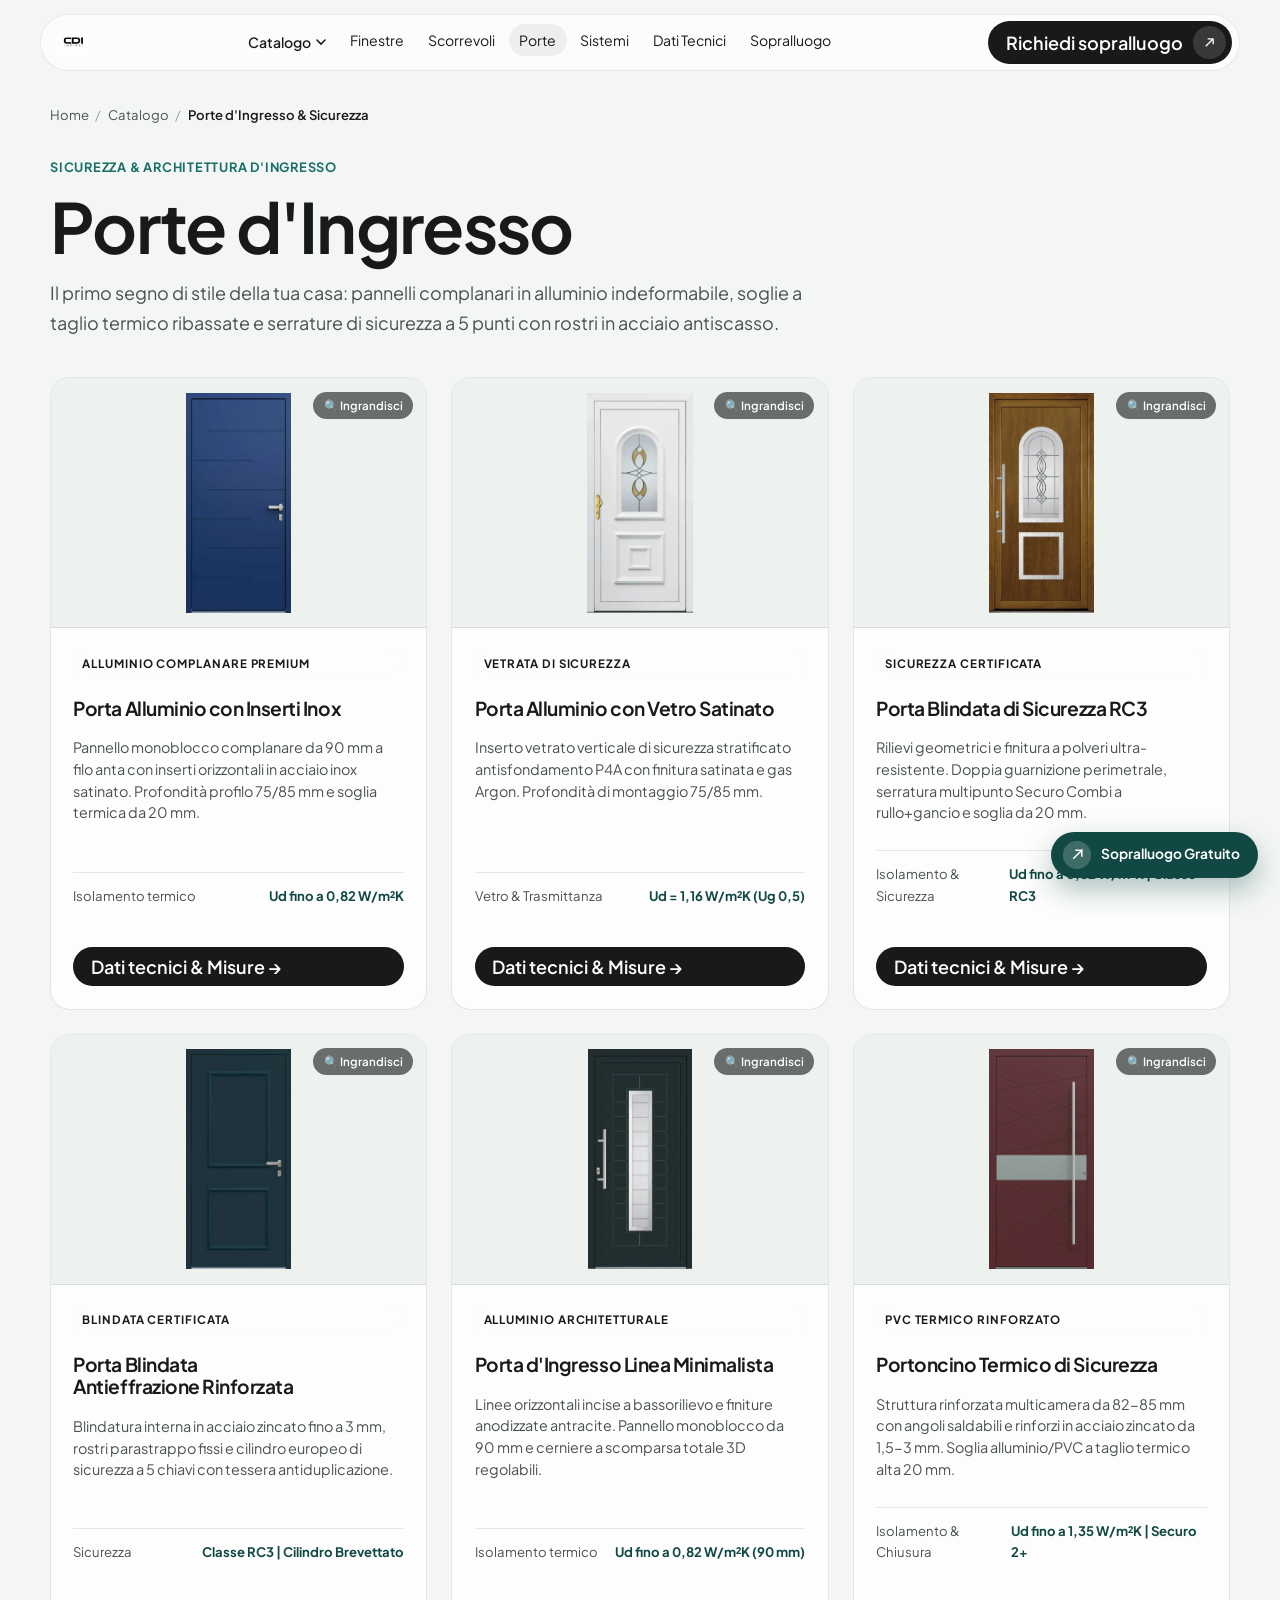
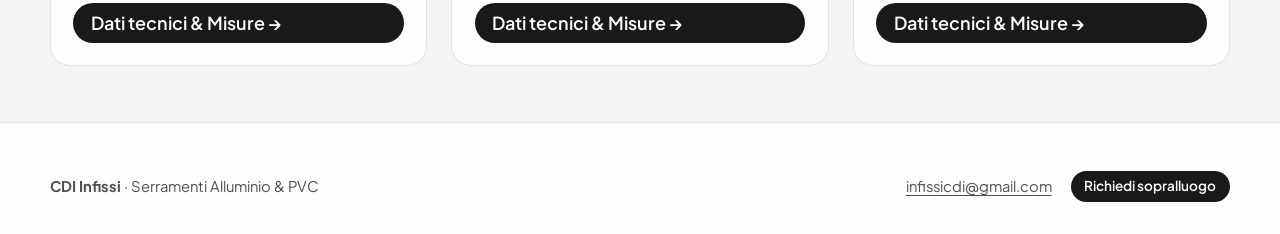
<file: porte.html>
<!DOCTYPE html>
<html lang="it">
  <head>
    <meta charset="utf-8" />
    <meta name="viewport" content="width=device-width, initial-scale=1" />
    <title>Porte d'Ingresso di Design & Blindate — CDI Infissi</title>
    <meta
      name="description"
      content="Porte d'ingresso in alluminio complanare e blindate di sicurezza ad alta prestazione termica. Serrature automatiche multipunto e soglia a taglio termico ribassata."
    />
    <link rel="icon" href="assets/logo.png" />
    <link rel="preconnect" href="https://fonts.googleapis.com" />
    <link rel="preconnect" href="https://fonts.gstatic.com" crossorigin />
    <link
      href="https://fonts.googleapis.com/css2?family=Plus+Jakarta+Sans:ital,wght@0,400..800;1,400..800&display=swap"
      rel="stylesheet"
    />
    <link rel="stylesheet" href="css/main.css?v=20261005e" />
    <link rel="stylesheet" href="css/catalog-modern.css?v=20261005e" />
  </head>
  <body>
    <a class="skip" href="#contenuto">Vai al contenuto</a>

    <!-- FLOATING ISLAND HEADER CON MEGA-MENU -->
    <header class="site-header">
      <div class="nav-island">
        <a class="logo" href="index.html" aria-label="CDI Infissi, inizio pagina">
          <img src="assets/logo.png" alt="CDI Infissi" width="208" height="156" />
        </a>
        <nav aria-label="Principale">
          <ul class="nav-links">
            <li class="has-megamenu">
              <a href="catalogo.html" class="megamenu-trigger">
                Catalogo
                <svg viewBox="0 0 10 6" fill="none"><path d="M1 1L5 5L9 1" stroke="currentColor" stroke-width="1.6" stroke-linecap="round"/></svg>
              </a>
              <div class="megamenu-panel">
                <div class="megamenu-col">
                  <h4><a href="finestre.html">Finestre</a></h4>
                  <ul class="megamenu-list">
                    <li><a class="megamenu-item" href="finestre.html"><img class="megamenu-thumb" src="assets/serramenti/finestra-6stars-view.webp" alt="" width="900" height="900" /><div class="megamenu-text"><strong>Alluminio Anta a Scomparsa</strong><span>Profilo complanare nascosto</span></div></a></li>
                    <li><a class="megamenu-item" href="finestre.html"><img class="megamenu-thumb" src="assets/serramenti/finestra-alu-complanare.webp" alt="" width="900" height="900" /><div class="megamenu-text"><strong>Alluminio Complanare Filo Muro</strong><span>Design minimale squadrato a 90°</span></div></a></li>
                    <li><a class="megamenu-item" href="finestre.html"><img class="megamenu-thumb" src="assets/serramenti/finestra-7stars-pvc.webp" alt="" width="900" height="900" /><div class="megamenu-text"><strong>PVC Passivhaus 7 Camere</strong><span>Trasmittanza Uw 0,68 W/m²K</span></div></a></li>
                    <li><a class="megamenu-item" href="finestre.html"><img class="megamenu-thumb" src="assets/serramenti/finestra-pvc-termico-6camere.webp" alt="" width="900" height="900" /><div class="megamenu-text"><strong>PVC Termico 6 Camere</strong><span>6 camere isolamento acustico</span></div></a></li>
                  </ul>
                </div>
                <div class="megamenu-col">
                  <h4><a href="scorrevoli.html">Scorrevoli</a></h4>
                  <ul class="megamenu-list">
                    <li><a class="megamenu-item" href="scorrevoli.html"><img class="megamenu-thumb" src="assets/serramenti/scorrevole-paysage.png" alt="" width="1024" height="802" /><div class="megamenu-text"><strong>Scorrevole Panoramico Minimale</strong><span>Soglia a filo pavimento</span></div></a></li>
                    <li><a class="megamenu-item" href="scorrevoli.html"><img class="megamenu-thumb" src="assets/serramenti/scorrevole-smartslide.webp" alt="" width="900" height="692" /><div class="megamenu-text"><strong>Scorrevole Parallelo Ermetico</strong><span>Chiusura a compressione perimetrale</span></div></a></li>
                    <li><a class="megamenu-item" href="scorrevoli.html"><img class="megamenu-thumb" src="assets/serramenti/scorrevole-bifold.webp" alt="" width="900" height="623" /><div class="megamenu-text"><strong>Scorrevole a Libro Impacchettabile</strong><span>Apertura vano totale a fisarmonica</span></div></a></li>
                  </ul>
                </div>
                <div class="megamenu-col">
                  <h4><a href="porte.html">Porte d'Ingresso</a></h4>
                  <ul class="megamenu-list">
                    <li><a class="megamenu-item" href="porte.html"><img class="megamenu-thumb" src="assets/serramenti/porta-athens.webp" alt="" width="488" height="1024" /><div class="megamenu-text"><strong>Porta Alluminio con Inserti Inox</strong><span>Design contemporaneo complanare</span></div></a></li>
                    <li><a class="megamenu-item" href="porte.html"><img class="megamenu-thumb" src="assets/serramenti/porta-dijon.webp" alt="" width="492" height="1024" /><div class="megamenu-text"><strong>Porta Alluminio con Vetro Satinato</strong><span>Inserto luminoso e privacy</span></div></a></li>
                    <li><a class="megamenu-item" href="porte.html"><img class="megamenu-thumb" src="assets/serramenti/porta-monza.webp" alt="" width="486" height="1024" /><div class="megamenu-text"><strong>Porta Blindata di Sicurezza RC3</strong><span>Massima resistenza antieffrazione</span></div></a></li>
                  </ul>
                </div>
                <div class="megamenu-col">
                  <h4><a href="sistemi.html">Ombreggianti & Sistemi</a></h4>
                  <ul class="megamenu-list">
                    <li><a class="megamenu-item" href="sistemi.html"><img class="megamenu-thumb" src="assets/serramenti/monoblocco-intonacabile.webp" alt="" width="1080" height="903" /><div class="megamenu-text"><strong>Monoblocco Termico</strong><span>Taglio termico totale foro</span></div></a></li>
                    <li><a class="megamenu-item" href="sistemi.html"><img class="megamenu-thumb" src="assets/catalogo/veneziane.jpg" alt="" width="1254" height="1254" /><div class="megamenu-text"><strong>Veneziane nel Vetro</strong><span>Zero polvere e manutenzione</span></div></a></li>
                    <li><a class="megamenu-item" href="sistemi.html"><img class="megamenu-thumb" src="assets/serramenti/zanzariere-rollout.webp" alt="" width="600" height="600" /><div class="megamenu-text"><strong>Zanzariere Roll-Out</strong><span>Soglia calpestabile 3 mm</span></div></a></li>
                  </ul>
                </div>
              </div>
            </li>
            <li><a href="finestre.html">Finestre</a></li>
            <li><a href="scorrevoli.html">Scorrevoli</a></li>
            <li><a href="porte.html" class="is-on">Porte</a></li>
            <li><a href="sistemi.html">Sistemi</a></li>
            <li><a href="dati-tecnici.html">Dati Tecnici</a></li>
            <li><a href="richiedi.html">Sopralluogo</a></li>
          </ul>
        </nav>
        <a class="btn nav-cta" href="richiedi.html">
          Richiedi sopralluogo
          <i aria-hidden="true"><svg viewBox="0 0 14 14" fill="none"><path d="M3 11L11 3M11 3H5M11 3v6" stroke="currentColor" stroke-width="1.4"/></svg></i>
        </a>
        <button class="burger" type="button" aria-label="Apri il menu" aria-expanded="false">
          <img class="burger-logo" src="assets/logo.png" alt="" width="208" height="156" />
          <span class="burger-lines"><span></span><span></span></span>
        </button>
      </div>
    </header>

    <nav class="overlay-nav" aria-label="Menu e Catalogo mobile">
      <!-- Barra Superiore Mobile con Logo e Tasto Chiudi ben visibile -->
      <div class="mn-topbar">
        <a class="mn-logo" href="index.html" aria-label="Home CDI Infissi">
          <img src="assets/logo.png" alt="CDI Infissi" width="208" height="156" />
        </a>
        <button type="button" class="mn-close-btn" aria-label="Chiudi menu">
          <span>Chiudi</span>
          <svg viewBox="0 0 14 14" fill="none" width="14" height="14"><path d="M2 2L12 12M12 2L2 12" stroke="currentColor" stroke-width="2" stroke-linecap="round"/></svg>
        </button>
      </div>

      <div class="overlay-nav-content">
        <!-- Campo di Ricerca Immediata nel Catalogo -->
        <div class="mn-search-wrap">
          <input type="search" class="mn-search-input" placeholder="Cerca nel catalogo (es. Passivhaus, Slim, Blindata...)" data-mn-search aria-label="Cerca serramenti nel menu" />
        </div>

        <!-- Pillole Filtro Categorie Rapide -->
        <div class="mn-filter-tabs" role="tablist">
          <button type="button" class="mn-tab is-active" data-mn-filter="all">Tutti (24)</button>
          <button type="button" class="mn-tab" data-mn-filter="finestre">Finestre (8)</button>
          <button type="button" class="mn-tab" data-mn-filter="scorrevoli">Scorrevoli (4)</button>
          <button type="button" class="mn-tab" data-mn-filter="porte">Porte (6)</button>
          <button type="button" class="mn-tab" data-mn-filter="sistemi">Sistemi (6)</button>
        </div>

        <!-- Griglia Catalogo Completa 2 Colonne Ottimizzata Mobile -->
        <div class="mn-catalog-grid" data-mn-grid>
          <a href="finestre.html" class="mn-item" data-mn-cat="finestre" data-mn-title="alluminio anta a scomparsa alluminio · scomparsa">
            <div class="mn-item-media">
              <img src="assets/serramenti/finestra-6stars-view.webp" alt="Alluminio Anta a Scomparsa" loading="lazy" width="900" height="900" />
              <span class="mn-item-badge">Uw 0,86</span>
            </div>
            <div class="mn-item-info">
              <strong>Alluminio Anta a Scomparsa</strong>
              <small>Alluminio · Scomparsa</small>
            </div>
          </a>
          <a href="finestre.html" class="mn-item" data-mn-cat="finestre" data-mn-title="alluminio complanare alluminio · filo muro 90°">
            <div class="mn-item-media">
              <img src="assets/serramenti/finestra-alu-complanare.webp" alt="Alluminio Complanare" loading="lazy" width="900" height="900" />
              <span class="mn-item-badge">Uw 1,00</span>
            </div>
            <div class="mn-item-info">
              <strong>Alluminio Complanare</strong>
              <small>Alluminio · Filo muro 90°</small>
            </div>
          </a>
          <a href="finestre.html" class="mn-item" data-mn-cat="finestre" data-mn-title="alluminio taglio termico alluminio · rinforzato">
            <div class="mn-item-media">
              <img src="assets/serramenti/finestra-6stars-alu.webp" alt="Alluminio Taglio Termico" loading="lazy" width="900" height="900" />
              <span class="mn-item-badge">Uw 1,10</span>
            </div>
            <div class="mn-item-info">
              <strong>Alluminio Taglio Termico</strong>
              <small>Alluminio · Rinforzato</small>
            </div>
          </a>
          <a href="finestre.html" class="mn-item" data-mn-cat="finestre" data-mn-title="alluminio slim 70 mm alluminio · luce +20%">
            <div class="mn-item-media">
              <img src="assets/serramenti/finestra-5stars-view.webp" alt="Alluminio Slim 70 mm" loading="lazy" width="900" height="900" />
              <span class="mn-item-badge">Uw 1,20</span>
            </div>
            <div class="mn-item-info">
              <strong>Alluminio Slim 70 mm</strong>
              <small>Alluminio · Luce +20%</small>
            </div>
          </a>
          <a href="finestre.html" class="mn-item" data-mn-cat="finestre" data-mn-title="pvc passivhaus 7 camere pvc · classe a (uw 0,68)">
            <div class="mn-item-media">
              <img src="assets/serramenti/finestra-7stars-pvc.webp" alt="PVC Passivhaus 7 Camere" loading="lazy" width="900" height="900" />
              <span class="mn-item-badge">Uw 0,68</span>
            </div>
            <div class="mn-item-info">
              <strong>PVC Passivhaus 7 Camere</strong>
              <small>PVC · Classe A (Uw 0,68)</small>
            </div>
          </a>
          <a href="finestre.html" class="mn-item" data-mn-cat="finestre" data-mn-title="pvc termico 6 camere pvc · 6 camere isolanti">
            <div class="mn-item-media">
              <img src="assets/serramenti/finestra-pvc-termico-6camere.webp" alt="PVC Termico 6 Camere" loading="lazy" width="900" height="900" />
              <span class="mn-item-badge">Uw 0,76</span>
            </div>
            <div class="mn-item-info">
              <strong>PVC Termico 6 Camere</strong>
              <small>PVC · 6 Camere isolanti</small>
            </div>
          </a>
          <a href="finestre.html" class="mn-item" data-mn-cat="finestre" data-mn-title="pvc isolante 5 camere pvc · robusto e bilanciato">
            <div class="mn-item-media">
              <img src="assets/serramenti/finestra-5stars-pvc.webp" alt="PVC Isolante 5 Camere" loading="lazy" width="1920" height="1080" />
              <span class="mn-item-badge">Uw 1,20</span>
            </div>
            <div class="mn-item-info">
              <strong>PVC Isolante 5 Camere</strong>
              <small>PVC · Robusto e bilanciato</small>
            </div>
          </a>
          <a href="finestre.html" class="mn-item" data-mn-cat="finestre" data-mn-title="pvc essenziale 4 camere pvc · pratico 70 mm">
            <div class="mn-item-media">
              <img src="assets/serramenti/finestra-4stars-pvc.webp" alt="PVC Essenziale 4 Camere" loading="lazy" width="900" height="900" />
              <span class="mn-item-badge">Uw 1,30</span>
            </div>
            <div class="mn-item-info">
              <strong>PVC Essenziale 4 Camere</strong>
              <small>PVC · Pratico 70 mm</small>
            </div>
          </a>
          <a href="scorrevoli.html" class="mn-item" data-mn-cat="scorrevoli" data-mn-title="scorrevole panoramico telaio a scomparsa">
            <div class="mn-item-media">
              <img src="assets/serramenti/scorrevole-paysage.png" alt="Scorrevole Panoramico" loading="lazy" width="1024" height="802" />
              <span class="mn-item-badge">Soglia 0 mm</span>
            </div>
            <div class="mn-item-info">
              <strong>Scorrevole Panoramico</strong>
              <small>Telaio a scomparsa</small>
            </div>
          </a>
          <a href="scorrevoli.html" class="mn-item" data-mn-cat="scorrevoli" data-mn-title="scorrevole ermetico chiusura a compressione">
            <div class="mn-item-media">
              <img src="assets/serramenti/scorrevole-smartslide.webp" alt="Scorrevole Ermetico" loading="lazy" width="900" height="692" />
              <span class="mn-item-badge">Aria Cl. 4</span>
            </div>
            <div class="mn-item-info">
              <strong>Scorrevole Ermetico</strong>
              <small>Chiusura a compressione</small>
            </div>
          </a>
          <a href="scorrevoli.html" class="mn-item" data-mn-cat="scorrevoli" data-mn-title="scorrevole a libro apertura vano 100%">
            <div class="mn-item-media">
              <img src="assets/serramenti/scorrevole-bifold.webp" alt="Scorrevole a Libro" loading="lazy" width="900" height="623" />
              <span class="mn-item-badge">Fisarmonica</span>
            </div>
            <div class="mn-item-info">
              <strong>Scorrevole a Libro</strong>
              <small>Apertura vano 100%</small>
            </div>
          </a>
          <a href="scorrevoli.html" class="mn-item" data-mn-cat="scorrevoli" data-mn-title="alzante scorrevole termico grandi luci isolanti">
            <div class="mn-item-media">
              <img src="assets/serramenti/scorrevole-paysage.png" alt="Alzante Scorrevole Termico" loading="lazy" width="1024" height="802" />
              <span class="mn-item-badge">Uw 0,78</span>
            </div>
            <div class="mn-item-info">
              <strong>Alzante Scorrevole Termico</strong>
              <small>Grandi luci isolanti</small>
            </div>
          </a>
          <a href="porte.html" class="mn-item" data-mn-cat="porte" data-mn-title="porta alluminio inox complanare filo muro">
            <div class="mn-item-media">
              <img src="assets/serramenti/porta-athens.webp" alt="Porta Alluminio Inox" loading="lazy" width="488" height="1024" />
              <span class="mn-item-badge">Ud 0,82</span>
            </div>
            <div class="mn-item-info">
              <strong>Porta Alluminio Inox</strong>
              <small>Complanare filo muro</small>
            </div>
          </a>
          <a href="porte.html" class="mn-item" data-mn-cat="porte" data-mn-title="porta vetro satinato luce solare e privacy">
            <div class="mn-item-media">
              <img src="assets/serramenti/porta-dijon.webp" alt="Porta Vetro Satinato" loading="lazy" width="492" height="1024" />
              <span class="mn-item-badge">Vetro P4A</span>
            </div>
            <div class="mn-item-info">
              <strong>Porta Vetro Satinato</strong>
              <small>Luce solare e privacy</small>
            </div>
          </a>
          <a href="porte.html" class="mn-item" data-mn-cat="porte" data-mn-title="porta blindata rc3 antieffrazione certificata">
            <div class="mn-item-media">
              <img src="assets/serramenti/porta-monza.webp" alt="Porta Blindata RC3" loading="lazy" width="486" height="1024" />
              <span class="mn-item-badge">Classe RC3</span>
            </div>
            <div class="mn-item-info">
              <strong>Porta Blindata RC3</strong>
              <small>Antieffrazione certificata</small>
            </div>
          </a>
          <a href="porte.html" class="mn-item" data-mn-cat="porte" data-mn-title="portoncino termico pannello coibentato 90mm">
            <div class="mn-item-media">
              <img src="assets/serramenti/porta-york.webp" alt="Portoncino Termico" loading="lazy" width="487" height="1024" />
              <span class="mn-item-badge">Ud 0,82</span>
            </div>
            <div class="mn-item-info">
              <strong>Portoncino Termico</strong>
              <small>Pannello coibentato 90mm</small>
            </div>
          </a>
          <a href="porte.html" class="mn-item" data-mn-cat="porte" data-mn-title="porta linea minimal finitura complanare pura">
            <div class="mn-item-media">
              <img src="assets/serramenti/porta-leona.webp" alt="Porta Linea Minimal" loading="lazy" width="486" height="1024" />
              <span class="mn-item-badge">Alluminio</span>
            </div>
            <div class="mn-item-info">
              <strong>Porta Linea Minimal</strong>
              <small>Finitura complanare pura</small>
            </div>
          </a>
          <a href="porte.html" class="mn-item" data-mn-cat="porte" data-mn-title="porta blindata rinforzata rostri e cilindro europeo">
            <div class="mn-item-media">
              <img src="assets/serramenti/porta-sicurezza.webp" alt="Porta Blindata Rinforzata" loading="lazy" width="488" height="1024" />
              <span class="mn-item-badge">Sicurezza</span>
            </div>
            <div class="mn-item-info">
              <strong>Porta Blindata Rinforzata</strong>
              <small>Rostri e cilindro europeo</small>
            </div>
          </a>
          <a href="sistemi.html" class="mn-item" data-mn-cat="sistemi" data-mn-title="monoblocco termico taglio termico totale foro">
            <div class="mn-item-media">
              <img src="assets/serramenti/monoblocco-intonacabile.webp" alt="Monoblocco Termico" loading="lazy" width="1080" height="903" />
              <span class="mn-item-badge">Zero Ponti</span>
            </div>
            <div class="mn-item-info">
              <strong>Monoblocco Termico</strong>
              <small>Taglio termico totale foro</small>
            </div>
          </a>
          <a href="sistemi.html" class="mn-item" data-mn-cat="sistemi" data-mn-title="veneziane nel vetro zero polvere e manutenzione">
            <div class="mn-item-media">
              <img src="assets/catalogo/veneziane.jpg" alt="Veneziane nel Vetro" loading="lazy" width="1254" height="1254" />
              <span class="mn-item-badge">Integrate</span>
            </div>
            <div class="mn-item-info">
              <strong>Veneziane nel Vetro</strong>
              <small>Zero polvere e manutenzione</small>
            </div>
          </a>
          <a href="sistemi.html" class="mn-item" data-mn-cat="sistemi" data-mn-title="zanzariere roll-out guida calpestabile 3 mm">
            <div class="mn-item-media">
              <img src="assets/serramenti/zanzariere-rollout.webp" alt="Zanzariere Roll-Out" loading="lazy" width="600" height="600" />
              <span class="mn-item-badge">Filo Pavimento</span>
            </div>
            <div class="mn-item-info">
              <strong>Zanzariere Roll-Out</strong>
              <small>Guida calpestabile 3 mm</small>
            </div>
          </a>
          <a href="sistemi.html" class="mn-item" data-mn-cat="sistemi" data-mn-title="zanzariere plissé rete plissettata antivento">
            <div class="mn-item-media">
              <img src="assets/serramenti/zanzariere-plisse.webp" alt="Zanzariere Plissé" loading="lazy" width="600" height="600" />
              <span class="mn-item-badge">Antistrappo</span>
            </div>
            <div class="mn-item-info">
              <strong>Zanzariere Plissé</strong>
              <small>Rete plissettata antivento</small>
            </div>
          </a>
          <a href="sistemi.html" class="mn-item" data-mn-cat="sistemi" data-mn-title="cerniere a scomparsa invisibili ad apertura 180°">
            <div class="mn-item-media">
              <img src="assets/catalogo/cerniere-interne.jpg" alt="Cerniere a Scomparsa" loading="lazy" width="1254" height="1254" />
              <span class="mn-item-badge">180° Invisibili</span>
            </div>
            <div class="mn-item-info">
              <strong>Cerniere a Scomparsa</strong>
              <small>Invisibili ad apertura 180°</small>
            </div>
          </a>
          <a href="sistemi.html" class="mn-item" data-mn-cat="sistemi" data-mn-title="taglio termico isolante isolamento in poliammide">
            <div class="mn-item-media">
              <img src="assets/catalogo/taglio-termico.jpg" alt="Taglio Termico Isolante" loading="lazy" width="1254" height="1254" />
              <span class="mn-item-badge">High Tech</span>
            </div>
            <div class="mn-item-info">
              <strong>Taglio Termico Isolante</strong>
              <small>Isolamento in poliammide</small>
            </div>
          </a>
        </div>

        <!-- Link Rapidi Istituzionali -->
        <div class="mn-secondary-links">
          <a href="catalogo.html" class="mn-sec-link">
            <span>Sfoglia Catalogo Completo Web</span>
            <i>&rarr;</i>
          </a>
          <a href="dati-tecnici.html" class="mn-sec-link">
            <span>Centrale Dati Tecnici & Matrice CE</span>
            <i>&rarr;</i>
          </a>
          <a href="dati-tecnici.html#posa" class="mn-sec-link">
            <span>Guida Posa Qualificata UNI 11673-1</span>
            <i>&rarr;</i>
          </a>
          <a href="mailto:infissicdi@gmail.com" class="mn-sec-link">
            <span>Scrivici direttamente via Email</span>
            <i>&rarr;</i>
          </a>
        </div>
      </div>

      <!-- Barra di Azione Rapida Fissa in Basso nel Menu -->
      <div class="mn-bottom-bar">
        <a href="index.html" class="btn btn-ghost mn-action-btn mn-action-home" aria-label="Home">
          <span>🏠</span> Home
        </a>
        <!-- NASCOSTA: per rimostrarla togliere style, hidden e aria-hidden -->
        <a href="dati-tecnici.html" class="btn btn-ghost mn-action-btn" style="display: none;" hidden aria-hidden="true">
          <span>📊</span> Specifiche
        </a>
        <a href="richiedi.html" class="btn mn-action-btn mn-action-primary">
          Prenota Sopralluogo
        </a>
      </div>
    </nav>

    <main id="contenuto" style="padding-top: 6.5rem;">
      <div class="wrap">
        <nav class="breadcrumbs" aria-label="Percorso di navigazione">
          <a href="index.html">Home</a>
          <span>/</span>
          <a href="catalogo.html">Catalogo</a>
          <span>/</span>
          <strong>Porte d'Ingresso & Sicurezza</strong>
        </nav>

        <div style="margin-bottom: 2.5rem;">
          <span class="badge-pill" style="display:inline-block; margin-bottom:0.5rem; font-weight:700; color:var(--teal); text-transform:uppercase; font-size:0.8rem; letter-spacing:0.06em;">Sicurezza & Architettura d'Ingresso</span>
          <h1>Porte d'Ingresso</h1>
          <p class="lede" style="max-width: 60ch;">
            Il primo segno di stile della tua casa: pannelli complanari in alluminio indeformabile, soglie a taglio termico ribassate e serrature di sicurezza a 5 punti con rostri in acciaio antiscasso.
          </p>
        </div>

        <div class="system-grid" style="margin-bottom: 3.5rem;">
          <!-- PORTA ALLUMINIO CON INOX -->
          <div class="system-card" data-prodid="porta-complanare">
            <div class="system-card-media">
              <img src="assets/serramenti/porta-athens.webp" alt="Porta Alluminio con Inserti Inox" width="488" height="1024" />
            </div>
            <div class="system-card-body">
              <span class="cat-tag">Alluminio Complanare Premium</span>
              <h3>Porta Alluminio con Inserti Inox</h3>
              <p>Pannello monoblocco complanare da 90 mm a filo anta con inserti orizzontali in acciaio inox satinato. Profondità profilo 75/85 mm e soglia termica da 20 mm.</p>
              <div class="system-card-meta">
                <span>Isolamento termico</span>
                <b>Ud fino a 0,82 W/m²K</b>
              </div>
              <a class="btn" href="dati-tecnici.html" style="margin-top: 1rem;">
                Dati tecnici & Misure &rarr;
              </a>
            </div>
          </div>

          <!-- PORTA VETRO SATINATO -->
          <div class="system-card" data-prodid="porta-complanare">
            <div class="system-card-media">
              <img src="assets/serramenti/porta-dijon.webp" alt="Porta Alluminio con Vetro Satinato" width="492" height="1024" />
            </div>
            <div class="system-card-body">
              <span class="cat-tag">Vetrata di Sicurezza</span>
              <h3>Porta Alluminio con Vetro Satinato</h3>
              <p>Inserto vetrato verticale di sicurezza stratificato antisfondamento P4A con finitura satinata e gas Argon. Profondità di montaggio 75/85 mm.</p>
              <div class="system-card-meta">
                <span>Vetro & Trasmittanza</span>
                <b>Ud = 1,16 W/m²K (Ug 0,5)</b>
              </div>
              <a class="btn" href="dati-tecnici.html" style="margin-top: 1rem;">
                Dati tecnici & Misure &rarr;
              </a>
            </div>
          </div>

          <!-- PORTA BLINDATA RC3 -->
          <div class="system-card" data-prodid="porta-complanare">
            <div class="system-card-media">
              <img src="assets/serramenti/porta-monza.webp" alt="Porta Blindata di Sicurezza RC3" width="486" height="1024" />
            </div>
            <div class="system-card-body">
              <span class="cat-tag">Sicurezza Certificata</span>
              <h3>Porta Blindata di Sicurezza RC3</h3>
              <p>Rilievi geometrici e finitura a polveri ultra-resistente. Doppia guarnizione perimetrale, serratura multipunto Securo Combi a rullo+gancio e soglia da 20 mm.</p>
              <div class="system-card-meta">
                <span>Isolamento & Sicurezza</span>
                <b>Ud fino a 0,82 W/m²K | Classe RC3</b>
              </div>
              <a class="btn" href="dati-tecnici.html" style="margin-top: 1rem;">
                Dati tecnici & Misure &rarr;
              </a>
            </div>
          </div>

          <!-- PORTA BLINDATA RINFORZATA -->
          <div class="system-card" data-prodid="porta-complanare">
            <div class="system-card-media">
              <img src="assets/serramenti/porta-york.webp" alt="Porta Blindata Antieffrazione Rinforzata" width="487" height="1024" />
            </div>
            <div class="system-card-body">
              <span class="cat-tag">Blindata Certificata</span>
              <h3>Porta Blindata Antieffrazione Rinforzata</h3>
              <p>Blindatura interna in acciaio zincato fino a 3 mm, rostri parastrappo fissi e cilindro europeo di sicurezza a 5 chiavi con tessera antiduplicazione.</p>
              <div class="system-card-meta">
                <span>Sicurezza</span>
                <b>Classe RC3 | Cilindro Brevettato</b>
              </div>
              <a class="btn" href="dati-tecnici.html" style="margin-top: 1rem;">
                Dati tecnici & Misure &rarr;
              </a>
            </div>
          </div>

          <!-- PORTA MINIMALISTA -->
          <div class="system-card" data-prodid="porta-complanare">
            <div class="system-card-media">
              <img src="assets/serramenti/porta-leona.webp" alt="Porta d'Ingresso Linea Minimalista" width="486" height="1024" />
            </div>
            <div class="system-card-body">
              <span class="cat-tag">Alluminio Architetturale</span>
              <h3>Porta d'Ingresso Linea Minimalista</h3>
              <p>Linee orizzontali incise a bassorilievo e finiture anodizzate antracite. Pannello monoblocco da 90 mm e cerniere a scomparsa totale 3D regolabili.</p>
              <div class="system-card-meta">
                <span>Isolamento termico</span>
                <b>Ud fino a 0,82 W/m²K (90 mm)</b>
              </div>
              <a class="btn" href="dati-tecnici.html" style="margin-top: 1rem;">
                Dati tecnici & Misure &rarr;
              </a>
            </div>
          </div>

          <!-- PORTONCINO TERMICO -->
          <div class="system-card" data-prodid="porta-complanare">
            <div class="system-card-media">
              <img src="assets/serramenti/porta-sicurezza.webp" alt="Portoncino Termico di Sicurezza" width="488" height="1024" />
            </div>
            <div class="system-card-body">
              <span class="cat-tag">PVC Termico Rinforzato</span>
              <h3>Portoncino Termico di Sicurezza</h3>
              <p>Struttura rinforzata multicamera da 82-85 mm con angoli saldabili e rinforzi in acciaio zincato da 1,5-3 mm. Soglia alluminio/PVC a taglio termico alta 20 mm.</p>
              <div class="system-card-meta">
                <span>Isolamento & Chiusura</span>
                <b>Ud fino a 1,35 W/m²K | Securo 2+</b>
              </div>
              <a class="btn" href="dati-tecnici.html" style="margin-top: 1rem;">
                Dati tecnici & Misure &rarr;
              </a>
            </div>
          </div>
        </div>
      </div>
    </main>

    <!-- FLOATING QUICK CONTACT -->
    <div class="floating-quick-contact">
      <a class="quick-pill" href="richiedi.html">
        <i><svg viewBox="0 0 14 14" fill="none"><path d="M3 11L11 3H5M11 3v6" stroke="currentColor" stroke-width="1.4"/></svg></i>
        <span>Sopralluogo Gratuito</span>
      </a>
    </div>

    <!-- DOCK BAR MOBILE -->
    <!-- DOCK BAR MOBILE CON ACCESSO DIRETTO AL CATALOGO SOTTO IL POLLICE -->
    <nav class="dock" aria-label="Azioni rapide mobile">
      <a href="index.html">
        <span>🏠</span>
        <span>Home</span>
      </a>
      <button type="button" data-open-catalog-drawer aria-label="Apri catalogo serramenti">
        <span>📁</span>
        <span>Catalogo</span>
      </button>
      <!-- NASCOSTA: per rimostrarla togliere style, hidden e aria-hidden -->
      <a href="dati-tecnici.html" style="display: none;" hidden aria-hidden="true">
        <span>📊</span>
        <span>Specifiche</span>
      </a>
      <a class="dock-main" href="richiedi.html">
        <span>Preventivo</span>
      </a>
    </nav>

    <!-- FOOTER -->
    <footer class="site-footer" style="padding: 3rem 0 2rem; background: var(--paper-2); border-top: 1px solid var(--line);">
      <div class="wrap" style="display: flex; flex-wrap: wrap; justify-content: space-between; align-items: center; gap: 1rem;">
        <div><b>CDI Infissi</b> · Serramenti Alluminio & PVC</div>
        <div style="display: flex; gap: 1.2rem; align-items: center;">
          <a href="mailto:infissicdi@gmail.com">infissicdi@gmail.com</a>
          <a class="btn" href="richiedi.html" style="padding: 0.25rem 0.85rem; font-size: 0.85rem;">Richiedi sopralluogo</a>
        </div>
      </div>
    </footer>

    <!-- LIGHTBOX DETTAGLIO MODALE -->
    <dialog class="lightbox" aria-label="Dettaglio serramento">
      <form method="dialog"><button class="lb-close" type="submit" aria-label="Chiudi">&times;</button></form>
      <div class="lb-shell">
        <div class="lb-visual">
          <img data-lb-main alt="" />
          <img data-lb-second alt="" hidden title="Clicca per invertire la vista" />
          <span class="lb-chip lb-chip-main" data-lb-chip-main hidden></span>
          <span class="lb-chip lb-chip-second" data-lb-chip-second hidden></span>
          <button type="button" class="lb-nav lb-prev" data-lb-prev hidden aria-label="Precedente">
            <svg viewBox="0 0 14 14" fill="none" aria-hidden="true"><path d="M9 2.5 4.5 7 9 11.5" stroke="currentColor" stroke-width="1.4"/></svg>
          </button>
          <button type="button" class="lb-nav lb-next" data-lb-next hidden aria-label="Successiva">
            <svg viewBox="0 0 14 14" fill="none" aria-hidden="true"><path d="M5 2.5 9.5 7 5 11.5" stroke="currentColor" stroke-width="1.4"/></svg>
          </button>
          <span class="lb-count" data-lb-count hidden></span>
        </div>
        <div class="lb-gallery" data-lb-gallery hidden></div>
        <div class="lb-text">
          <h3></h3>
          <p></p>
          <div class="lb-facts" data-lb-facts hidden></div>
          <img class="lb-diagram" data-lb-diagram alt="Schema tecnico di funzionamento" hidden />
          <a class="btn" data-lb-cta href="richiedi.html">
            Richiedi preventivo su misura
            <i aria-hidden="true"><svg viewBox="0 0 14 14" fill="none"><path d="M3 11L11 3H5M11 3v6" stroke="currentColor" stroke-width="1.4"/></svg></i>
          </a>
        </div>
      </div>
    </dialog>

    <script src="js/main.js?v=20261005e"></script>
    <script src="js/catalog-app.js?v=20261005e"></script>
  </body>
</html>
</file>
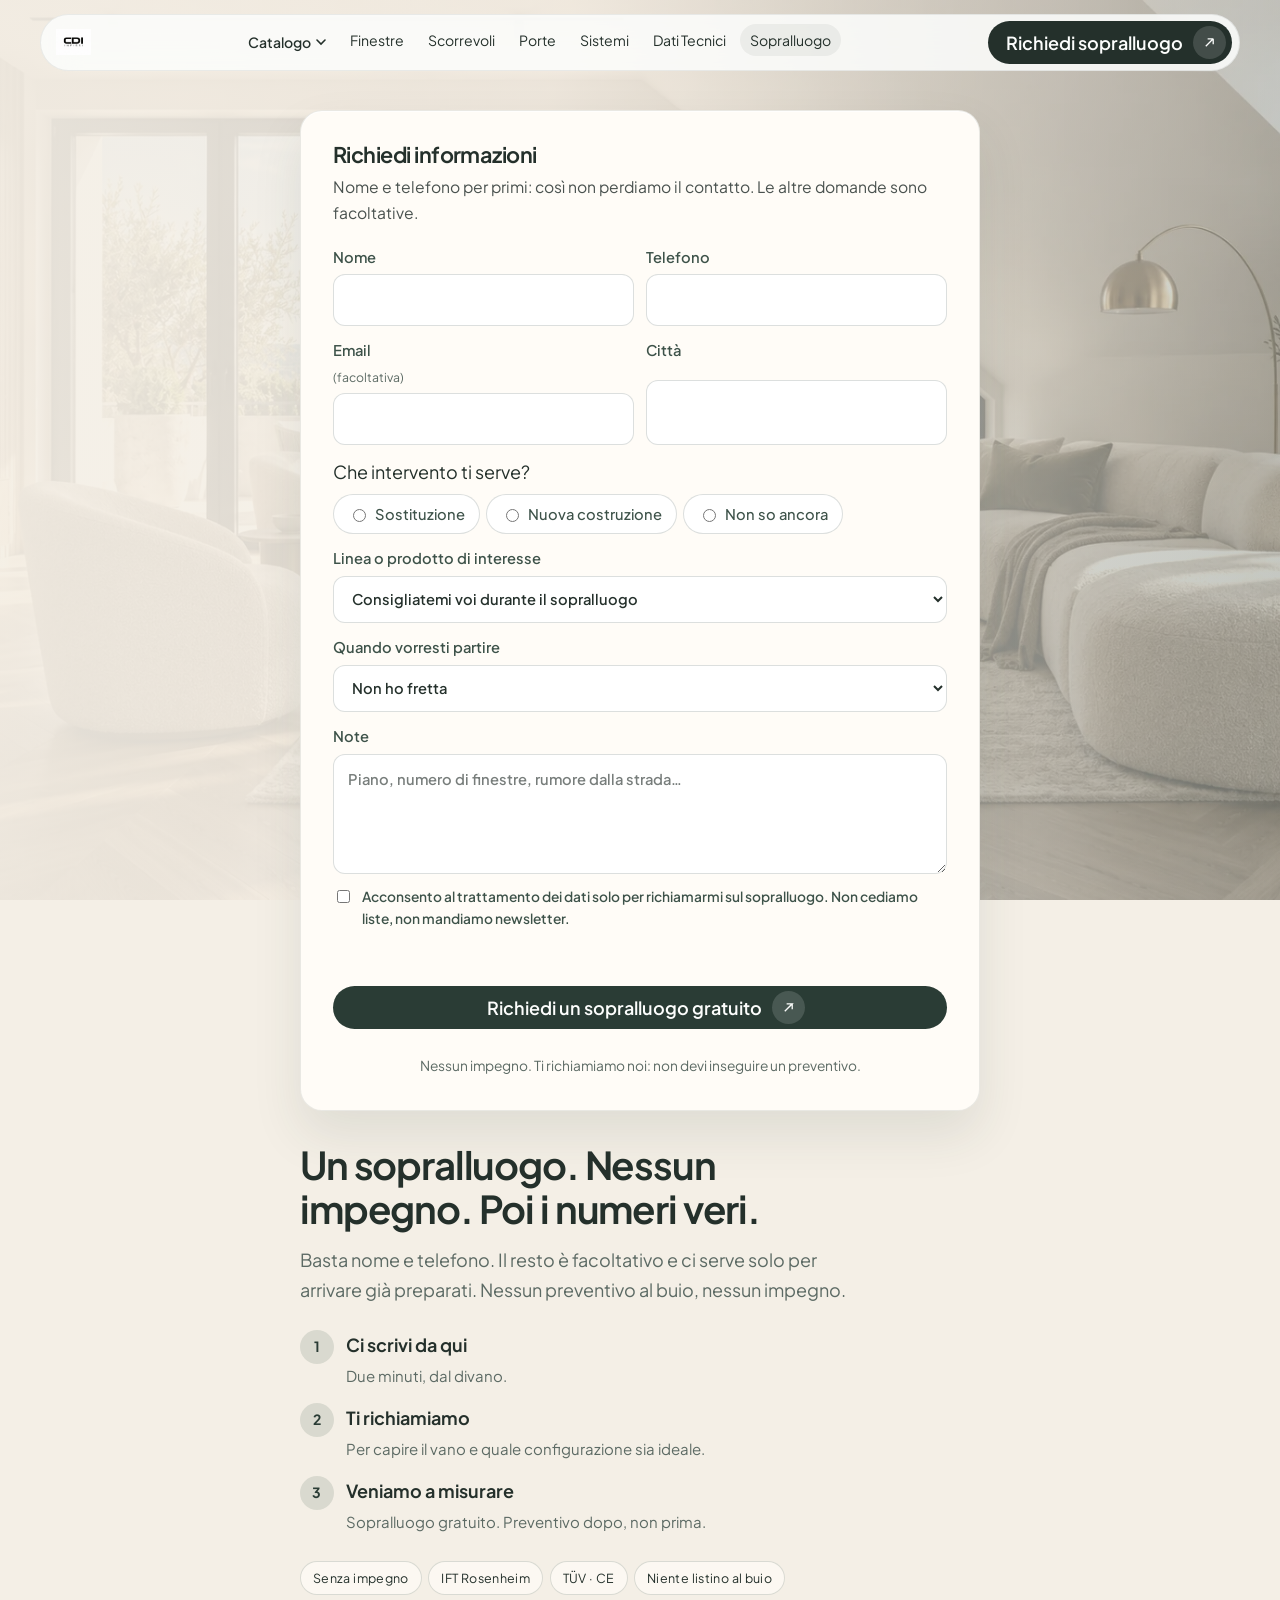
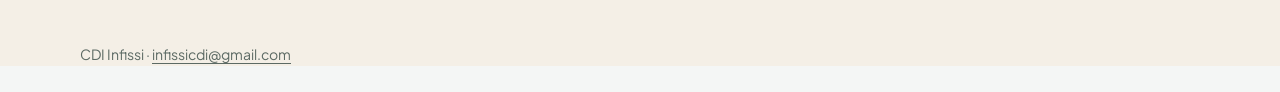
<file: richiedi.html>
<!DOCTYPE html>
<html lang="it">
  <head>
    <meta charset="utf-8" />
    <meta name="viewport" content="width=device-width, initial-scale=1" />
    <title>Richiedi informazioni — CDI Infissi</title>
    <meta
      name="description"
      content="Sopralluogo gratuito e senza impegno. Lascia nome e telefono: CDI Infissi ti richiama per i tuoi nuovi serramenti."
    />
    <link rel="icon" href="assets/logo.png" />
    <link rel="preconnect" href="https://fonts.googleapis.com" />
    <link rel="preconnect" href="https://fonts.gstatic.com" crossorigin />
    <link
      href="https://fonts.googleapis.com/css2?family=Plus+Jakarta+Sans:ital,wght@0,400..700;1,400..700&display=swap"
      rel="stylesheet"
    />
    <link rel="stylesheet" href="css/main.css?v=20261005e" />
    <link rel="stylesheet" href="css/catalog-modern.css?v=20261005e" />
    <link rel="stylesheet" href="css/richiedi.css?v=20261005e" />
  </head>
  <body class="ask">
    <a class="skip" href="#form">Vai al modulo</a>

    <!-- INTESTAZIONE NAV: uguale alle altre pagine, cosi' il menu ☰ con
         Home / Specifiche / Prenota Sopralluogo c'e' anche qui. -->
    <header class="site-header">
      <div class="nav-island">
        <a class="logo" href="index.html" aria-label="CDI Infissi, inizio pagina">
          <img src="assets/logo.png" alt="CDI Infissi" width="208" height="156" />
        </a>
        <nav aria-label="Principale">
          <ul class="nav-links">
            <li class="has-megamenu">
              <a href="catalogo.html" class="megamenu-trigger">
                Catalogo
                <svg viewBox="0 0 10 6" fill="none"><path d="M1 1L5 5L9 1" stroke="currentColor" stroke-width="1.6" stroke-linecap="round"/></svg>
              </a>
              <div class="megamenu-panel">
                <div class="megamenu-col">
                  <h4><a href="finestre.html">Finestre</a></h4>
                  <ul class="megamenu-list">
                    <li><a class="megamenu-item" href="finestre.html"><img class="megamenu-thumb" src="assets/serramenti/finestra-6stars-view.webp" alt="" width="900" height="900" /><div class="megamenu-text"><strong>Alluminio Anta a Scomparsa</strong><span>Luce aumentata +20%</span></div></a></li>
                    <li><a class="megamenu-item" href="finestre.html"><img class="megamenu-thumb" src="assets/serramenti/finestra-alu-complanare.webp" alt="" width="900" height="900" /><div class="megamenu-text"><strong>Alluminio Complanare</strong><span>Filo muro complanare 90°</span></div></a></li>
                    <li><a class="megamenu-item" href="finestre.html"><img class="megamenu-thumb" src="assets/serramenti/finestra-7stars-pvc.webp" alt="" width="900" height="900" /><div class="megamenu-text"><strong>PVC Passivhaus 7 Camere</strong><span>Uw 0,68 W/m²K</span></div></a></li>
                    <li><a class="megamenu-item" href="finestre.html"><img class="megamenu-thumb" src="assets/serramenti/finestra-pvc-termico-6camere.webp" alt="" width="900" height="900" /><div class="megamenu-text"><strong>PVC Termico 6 Camere</strong><span>6 camere ad alto isolamento</span></div></a></li>
                  </ul>
                </div>
                <div class="megamenu-col">
                  <h4><a href="scorrevoli.html">Scorrevoli</a></h4>
                  <ul class="megamenu-list">
                    <li><a class="megamenu-item" href="scorrevoli.html"><img class="megamenu-thumb" src="assets/serramenti/scorrevole-paysage.png" alt="" width="1024" height="802" /><div class="megamenu-text"><strong>Scorrevole Panoramico</strong><span>Incasso a scomparsa totale</span></div></a></li>
                    <li><a class="megamenu-item" href="scorrevoli.html"><img class="megamenu-thumb" src="assets/serramenti/scorrevole-smartslide.webp" alt="" width="900" height="692" /><div class="megamenu-text"><strong>Scorrevole Ermetico</strong><span>Guarnizioni a compressione</span></div></a></li>
                    <li><a class="megamenu-item" href="scorrevoli.html"><img class="megamenu-thumb" src="assets/serramenti/scorrevole-bifold.webp" alt="" width="900" height="623" /><div class="megamenu-text"><strong>Scorrevole a Libro</strong><span>Apertura vano 100% totale</span></div></a></li>
                  </ul>
                </div>
                <div class="megamenu-col">
                  <h4><a href="porte.html">Porte d'Ingresso</a></h4>
                  <ul class="megamenu-list">
                    <li><a class="megamenu-item" href="porte.html"><img class="megamenu-thumb" src="assets/serramenti/porta-athens.webp" alt="" width="488" height="1024" /><div class="megamenu-text"><strong>Porta Alluminio Complanare</strong><span>Alluminio e acciaio inox</span></div></a></li>
                    <li><a class="megamenu-item" href="porte.html"><img class="megamenu-thumb" src="assets/serramenti/porta-dijon.webp" alt="" width="492" height="1024" /><div class="megamenu-text"><strong>Porta con Inserto Vetro</strong><span>Luce e privacy satinata</span></div></a></li>
                    <li><a class="megamenu-item" href="porte.html"><img class="megamenu-thumb" src="assets/serramenti/porta-monza.webp" alt="" width="486" height="1024" /><div class="megamenu-text"><strong>Porta Blindata di Sicurezza</strong><span>Certificazione RC3</span></div></a></li>
                  </ul>
                </div>
                <div class="megamenu-col">
                  <h4><a href="sistemi.html">Ombreggianti & Sistemi</a></h4>
                  <ul class="megamenu-list">
                    <li><a class="megamenu-item" href="sistemi.html"><img class="megamenu-thumb" src="assets/serramenti/monoblocco-intonacabile.webp" alt="" width="1080" height="903" /><div class="megamenu-text"><strong>Monoblocco Termico</strong><span>Taglio termico totale foro</span></div></a></li>
                    <li><a class="megamenu-item" href="sistemi.html"><img class="megamenu-thumb" src="assets/catalogo/veneziane.jpg" alt="" width="1254" height="1254" /><div class="megamenu-text"><strong>Veneziane nel Vetro</strong><span>Zero polvere e manutenzione</span></div></a></li>
                    <li><a class="megamenu-item" href="sistemi.html"><img class="megamenu-thumb" src="assets/serramenti/zanzariere-rollout.webp" alt="" width="600" height="600" /><div class="megamenu-text"><strong>Zanzariere a Rullo</strong><span>Soglia calpestabile 3 mm</span></div></a></li>
                  </ul>
                </div>
              </div>
            </li>
            <li><a href="finestre.html">Finestre</a></li>
            <li><a href="scorrevoli.html">Scorrevoli</a></li>
            <li><a href="porte.html">Porte</a></li>
            <li><a href="sistemi.html">Sistemi</a></li>
            <li><a href="dati-tecnici.html">Dati Tecnici</a></li>
            <li><a href="richiedi.html" class="is-on">Sopralluogo</a></li>
          </ul>
        </nav>
        <a class="btn nav-cta" href="richiedi.html">
          Richiedi sopralluogo
          <i aria-hidden="true"><svg viewBox="0 0 14 14" fill="none"><path d="M3 11L11 3M11 3H5M11 3v6" stroke="currentColor" stroke-width="1.4"/></svg></i>
        </a>
        <button class="burger" type="button" aria-label="Apri il menu" aria-expanded="false">
          <img class="burger-logo" src="assets/logo.png" alt="" width="208" height="156" />
          <span class="burger-lines"><span></span><span></span></span>
        </button>
      </div>
    </header>

    <!-- MOBILE OVERLAY -->
    <nav class="overlay-nav" aria-label="Menu e Catalogo mobile">
      <!-- Barra Superiore Mobile con Logo e Tasto Chiudi ben visibile -->
      <div class="mn-topbar">
        <a class="mn-logo" href="index.html" aria-label="Home CDI Infissi">
          <img src="assets/logo.png" alt="CDI Infissi" width="208" height="156" />
        </a>
        <button type="button" class="mn-close-btn" aria-label="Chiudi menu">
          <span>Chiudi</span>
          <svg viewBox="0 0 14 14" fill="none" width="14" height="14"><path d="M2 2L12 12M12 2L2 12" stroke="currentColor" stroke-width="2" stroke-linecap="round"/></svg>
        </button>
      </div>

      <div class="overlay-nav-content">
        <!-- Campo di Ricerca Immediata nel Catalogo -->
        <div class="mn-search-wrap">
          <input type="search" class="mn-search-input" placeholder="Cerca nel catalogo (es. Passivhaus, Slim, Blindata...)" data-mn-search aria-label="Cerca serramenti nel menu" />
        </div>

        <!-- Pillole Filtro Categorie Rapide -->
        <div class="mn-filter-tabs" role="tablist">
          <button type="button" class="mn-tab is-active" data-mn-filter="all">Tutti (24)</button>
          <button type="button" class="mn-tab" data-mn-filter="finestre">Finestre (8)</button>
          <button type="button" class="mn-tab" data-mn-filter="scorrevoli">Scorrevoli (4)</button>
          <button type="button" class="mn-tab" data-mn-filter="porte">Porte (6)</button>
          <button type="button" class="mn-tab" data-mn-filter="sistemi">Sistemi (6)</button>
        </div>

        <!-- Griglia Catalogo Completa 2 Colonne Ottimizzata Mobile -->
        <div class="mn-catalog-grid" data-mn-grid>
          <a href="finestre.html" class="mn-item" data-mn-cat="finestre" data-mn-title="alluminio anta a scomparsa alluminio · scomparsa">
            <div class="mn-item-media">
              <img src="assets/serramenti/finestra-6stars-view.webp" alt="Alluminio Anta a Scomparsa" loading="lazy" width="900" height="900" />
              <span class="mn-item-badge">Uw 0,86</span>
            </div>
            <div class="mn-item-info">
              <strong>Alluminio Anta a Scomparsa</strong>
              <small>Alluminio · Scomparsa</small>
            </div>
          </a>
          <a href="finestre.html" class="mn-item" data-mn-cat="finestre" data-mn-title="alluminio complanare alluminio · filo muro 90°">
            <div class="mn-item-media">
              <img src="assets/serramenti/finestra-alu-complanare.webp" alt="Alluminio Complanare" loading="lazy" width="900" height="900" />
              <span class="mn-item-badge">Uw 1,00</span>
            </div>
            <div class="mn-item-info">
              <strong>Alluminio Complanare</strong>
              <small>Alluminio · Filo muro 90°</small>
            </div>
          </a>
          <a href="finestre.html" class="mn-item" data-mn-cat="finestre" data-mn-title="alluminio taglio termico alluminio · rinforzato">
            <div class="mn-item-media">
              <img src="assets/serramenti/finestra-6stars-alu.webp" alt="Alluminio Taglio Termico" loading="lazy" width="900" height="900" />
              <span class="mn-item-badge">Uw 1,10</span>
            </div>
            <div class="mn-item-info">
              <strong>Alluminio Taglio Termico</strong>
              <small>Alluminio · Rinforzato</small>
            </div>
          </a>
          <a href="finestre.html" class="mn-item" data-mn-cat="finestre" data-mn-title="alluminio slim 70 mm alluminio · luce +20%">
            <div class="mn-item-media">
              <img src="assets/serramenti/finestra-5stars-view.webp" alt="Alluminio Slim 70 mm" loading="lazy" width="900" height="900" />
              <span class="mn-item-badge">Uw 1,20</span>
            </div>
            <div class="mn-item-info">
              <strong>Alluminio Slim 70 mm</strong>
              <small>Alluminio · Luce +20%</small>
            </div>
          </a>
          <a href="finestre.html" class="mn-item" data-mn-cat="finestre" data-mn-title="pvc passivhaus 7 camere pvc · classe a (uw 0,68)">
            <div class="mn-item-media">
              <img src="assets/serramenti/finestra-7stars-pvc.webp" alt="PVC Passivhaus 7 Camere" loading="lazy" width="900" height="900" />
              <span class="mn-item-badge">Uw 0,68</span>
            </div>
            <div class="mn-item-info">
              <strong>PVC Passivhaus 7 Camere</strong>
              <small>PVC · Classe A (Uw 0,68)</small>
            </div>
          </a>
          <a href="finestre.html" class="mn-item" data-mn-cat="finestre" data-mn-title="pvc termico 6 camere pvc · 6 camere isolanti">
            <div class="mn-item-media">
              <img src="assets/serramenti/finestra-pvc-termico-6camere.webp" alt="PVC Termico 6 Camere" loading="lazy" width="900" height="900" />
              <span class="mn-item-badge">Uw 0,76</span>
            </div>
            <div class="mn-item-info">
              <strong>PVC Termico 6 Camere</strong>
              <small>PVC · 6 Camere isolanti</small>
            </div>
          </a>
          <a href="finestre.html" class="mn-item" data-mn-cat="finestre" data-mn-title="pvc isolante 5 camere pvc · robusto e bilanciato">
            <div class="mn-item-media">
              <img src="assets/serramenti/finestra-5stars-pvc.webp" alt="PVC Isolante 5 Camere" loading="lazy" width="1920" height="1080" />
              <span class="mn-item-badge">Uw 1,20</span>
            </div>
            <div class="mn-item-info">
              <strong>PVC Isolante 5 Camere</strong>
              <small>PVC · Robusto e bilanciato</small>
            </div>
          </a>
          <a href="finestre.html" class="mn-item" data-mn-cat="finestre" data-mn-title="pvc essenziale 4 camere pvc · pratico 70 mm">
            <div class="mn-item-media">
              <img src="assets/serramenti/finestra-4stars-pvc.webp" alt="PVC Essenziale 4 Camere" loading="lazy" width="900" height="900" />
              <span class="mn-item-badge">Uw 1,30</span>
            </div>
            <div class="mn-item-info">
              <strong>PVC Essenziale 4 Camere</strong>
              <small>PVC · Pratico 70 mm</small>
            </div>
          </a>
          <a href="scorrevoli.html" class="mn-item" data-mn-cat="scorrevoli" data-mn-title="scorrevole panoramico telaio a scomparsa">
            <div class="mn-item-media">
              <img src="assets/serramenti/scorrevole-paysage.png" alt="Scorrevole Panoramico" loading="lazy" width="1024" height="802" />
              <span class="mn-item-badge">Soglia 0 mm</span>
            </div>
            <div class="mn-item-info">
              <strong>Scorrevole Panoramico</strong>
              <small>Telaio a scomparsa</small>
            </div>
          </a>
          <a href="scorrevoli.html" class="mn-item" data-mn-cat="scorrevoli" data-mn-title="scorrevole ermetico chiusura a compressione">
            <div class="mn-item-media">
              <img src="assets/serramenti/scorrevole-smartslide.webp" alt="Scorrevole Ermetico" loading="lazy" width="900" height="692" />
              <span class="mn-item-badge">Aria Cl. 4</span>
            </div>
            <div class="mn-item-info">
              <strong>Scorrevole Ermetico</strong>
              <small>Chiusura a compressione</small>
            </div>
          </a>
          <a href="scorrevoli.html" class="mn-item" data-mn-cat="scorrevoli" data-mn-title="scorrevole a libro apertura vano 100%">
            <div class="mn-item-media">
              <img src="assets/serramenti/scorrevole-bifold.webp" alt="Scorrevole a Libro" loading="lazy" width="900" height="623" />
              <span class="mn-item-badge">Fisarmonica</span>
            </div>
            <div class="mn-item-info">
              <strong>Scorrevole a Libro</strong>
              <small>Apertura vano 100%</small>
            </div>
          </a>
          <a href="scorrevoli.html" class="mn-item" data-mn-cat="scorrevoli" data-mn-title="alzante scorrevole termico grandi luci isolanti">
            <div class="mn-item-media">
              <img src="assets/serramenti/scorrevole-paysage.png" alt="Alzante Scorrevole Termico" loading="lazy" width="1024" height="802" />
              <span class="mn-item-badge">Uw 0,78</span>
            </div>
            <div class="mn-item-info">
              <strong>Alzante Scorrevole Termico</strong>
              <small>Grandi luci isolanti</small>
            </div>
          </a>
          <a href="porte.html" class="mn-item" data-mn-cat="porte" data-mn-title="porta alluminio inox complanare filo muro">
            <div class="mn-item-media">
              <img src="assets/serramenti/porta-athens.webp" alt="Porta Alluminio Inox" loading="lazy" width="488" height="1024" />
              <span class="mn-item-badge">Ud 0,82</span>
            </div>
            <div class="mn-item-info">
              <strong>Porta Alluminio Inox</strong>
              <small>Complanare filo muro</small>
            </div>
          </a>
          <a href="porte.html" class="mn-item" data-mn-cat="porte" data-mn-title="porta vetro satinato luce solare e privacy">
            <div class="mn-item-media">
              <img src="assets/serramenti/porta-dijon.webp" alt="Porta Vetro Satinato" loading="lazy" width="492" height="1024" />
              <span class="mn-item-badge">Vetro P4A</span>
            </div>
            <div class="mn-item-info">
              <strong>Porta Vetro Satinato</strong>
              <small>Luce solare e privacy</small>
            </div>
          </a>
          <a href="porte.html" class="mn-item" data-mn-cat="porte" data-mn-title="porta blindata rc3 antieffrazione certificata">
            <div class="mn-item-media">
              <img src="assets/serramenti/porta-monza.webp" alt="Porta Blindata RC3" loading="lazy" width="486" height="1024" />
              <span class="mn-item-badge">Classe RC3</span>
            </div>
            <div class="mn-item-info">
              <strong>Porta Blindata RC3</strong>
              <small>Antieffrazione certificata</small>
            </div>
          </a>
          <a href="porte.html" class="mn-item" data-mn-cat="porte" data-mn-title="portoncino termico pannello coibentato 90mm">
            <div class="mn-item-media">
              <img src="assets/serramenti/porta-york.webp" alt="Portoncino Termico" loading="lazy" width="487" height="1024" />
              <span class="mn-item-badge">Ud 0,82</span>
            </div>
            <div class="mn-item-info">
              <strong>Portoncino Termico</strong>
              <small>Pannello coibentato 90mm</small>
            </div>
          </a>
          <a href="porte.html" class="mn-item" data-mn-cat="porte" data-mn-title="porta linea minimal finitura complanare pura">
            <div class="mn-item-media">
              <img src="assets/serramenti/porta-leona.webp" alt="Porta Linea Minimal" loading="lazy" width="486" height="1024" />
              <span class="mn-item-badge">Alluminio</span>
            </div>
            <div class="mn-item-info">
              <strong>Porta Linea Minimal</strong>
              <small>Finitura complanare pura</small>
            </div>
          </a>
          <a href="porte.html" class="mn-item" data-mn-cat="porte" data-mn-title="porta blindata rinforzata rostri e cilindro europeo">
            <div class="mn-item-media">
              <img src="assets/serramenti/porta-sicurezza.webp" alt="Porta Blindata Rinforzata" loading="lazy" width="488" height="1024" />
              <span class="mn-item-badge">Sicurezza</span>
            </div>
            <div class="mn-item-info">
              <strong>Porta Blindata Rinforzata</strong>
              <small>Rostri e cilindro europeo</small>
            </div>
          </a>
          <a href="sistemi.html" class="mn-item" data-mn-cat="sistemi" data-mn-title="monoblocco termico taglio termico totale foro">
            <div class="mn-item-media">
              <img src="assets/serramenti/monoblocco-intonacabile.webp" alt="Monoblocco Termico" loading="lazy" width="1080" height="903" />
              <span class="mn-item-badge">Zero Ponti</span>
            </div>
            <div class="mn-item-info">
              <strong>Monoblocco Termico</strong>
              <small>Taglio termico totale foro</small>
            </div>
          </a>
          <a href="sistemi.html" class="mn-item" data-mn-cat="sistemi" data-mn-title="veneziane nel vetro zero polvere e manutenzione">
            <div class="mn-item-media">
              <img src="assets/catalogo/veneziane.jpg" alt="Veneziane nel Vetro" loading="lazy" width="1254" height="1254" />
              <span class="mn-item-badge">Integrate</span>
            </div>
            <div class="mn-item-info">
              <strong>Veneziane nel Vetro</strong>
              <small>Zero polvere e manutenzione</small>
            </div>
          </a>
          <a href="sistemi.html" class="mn-item" data-mn-cat="sistemi" data-mn-title="zanzariere roll-out guida calpestabile 3 mm">
            <div class="mn-item-media">
              <img src="assets/serramenti/zanzariere-rollout.webp" alt="Zanzariere Roll-Out" loading="lazy" width="600" height="600" />
              <span class="mn-item-badge">Filo Pavimento</span>
            </div>
            <div class="mn-item-info">
              <strong>Zanzariere Roll-Out</strong>
              <small>Guida calpestabile 3 mm</small>
            </div>
          </a>
          <a href="sistemi.html" class="mn-item" data-mn-cat="sistemi" data-mn-title="zanzariere plissé rete plissettata antivento">
            <div class="mn-item-media">
              <img src="assets/serramenti/zanzariere-plisse.webp" alt="Zanzariere Plissé" loading="lazy" width="600" height="600" />
              <span class="mn-item-badge">Antistrappo</span>
            </div>
            <div class="mn-item-info">
              <strong>Zanzariere Plissé</strong>
              <small>Rete plissettata antivento</small>
            </div>
          </a>
          <a href="sistemi.html" class="mn-item" data-mn-cat="sistemi" data-mn-title="cerniere a scomparsa invisibili ad apertura 180°">
            <div class="mn-item-media">
              <img src="assets/catalogo/cerniere-interne.jpg" alt="Cerniere a Scomparsa" loading="lazy" width="1254" height="1254" />
              <span class="mn-item-badge">180° Invisibili</span>
            </div>
            <div class="mn-item-info">
              <strong>Cerniere a Scomparsa</strong>
              <small>Invisibili ad apertura 180°</small>
            </div>
          </a>
          <a href="sistemi.html" class="mn-item" data-mn-cat="sistemi" data-mn-title="taglio termico isolante isolamento in poliammide">
            <div class="mn-item-media">
              <img src="assets/catalogo/taglio-termico.jpg" alt="Taglio Termico Isolante" loading="lazy" width="1254" height="1254" />
              <span class="mn-item-badge">High Tech</span>
            </div>
            <div class="mn-item-info">
              <strong>Taglio Termico Isolante</strong>
              <small>Isolamento in poliammide</small>
            </div>
          </a>
        </div>

        <!-- Link Rapidi Istituzionali -->
        <div class="mn-secondary-links">
          <a href="catalogo.html" class="mn-sec-link">
            <span>Sfoglia Catalogo Completo Web</span>
            <i>&rarr;</i>
          </a>
          <a href="dati-tecnici.html" class="mn-sec-link">
            <span>Centrale Dati Tecnici & Matrice CE</span>
            <i>&rarr;</i>
          </a>
          <a href="dati-tecnici.html#posa" class="mn-sec-link">
            <span>Guida Posa Qualificata UNI 11673-1</span>
            <i>&rarr;</i>
          </a>
          <a href="mailto:infissicdi@gmail.com" class="mn-sec-link">
            <span>Scrivici direttamente via Email</span>
            <i>&rarr;</i>
          </a>
        </div>
      </div>

      <!-- Barra di Azione Rapida Fissa in Basso nel Menu -->
      <div class="mn-bottom-bar">
        <a href="index.html" class="btn btn-ghost mn-action-btn mn-action-home" aria-label="Home">
          <span>🏠</span> Home
        </a>
        <a href="dati-tecnici.html" class="btn btn-ghost mn-action-btn" style="display: none;" hidden aria-hidden="true">
          <span>📊</span> Specifiche
        </a>
        <a href="richiedi.html" class="btn mn-action-btn mn-action-primary">
          Prenota Sopralluogo
        </a>
      </div>
    </nav>
    <div class="ask-bg" aria-hidden="true">
      <img src="assets/hero-soggiorno.webp" alt="" width="1619" height="971" />
    </div>


    <main class="ask-wrap" style="padding-top: 5.5rem;">
      <section class="ask-card" id="form">
        <h2>Richiedi informazioni</h2>
        <p class="lede">Nome e telefono per primi: così non perdiamo il contatto. Le altre domande sono facoltative.</p>
        <form data-mail>
          <div class="form-row">
            <label>Nome
              <input name="nome" autocomplete="name" required />
            </label>
            <label>Telefono
              <input name="telefono" type="tel" autocomplete="tel" required inputmode="tel" />
            </label>
          </div>
          <div class="form-row">
            <label>Email <small style="font-weight:400;color:var(--muted)">(facoltativa)</small>
              <input name="email" type="email" autocomplete="email" />
            </label>
            <label>Città
              <input name="citta" autocomplete="address-level2" />
            </label>
          </div>

          <div class="choice">
            <span>Che intervento ti serve?</span>
            <div class="choice-row">
              <label><input type="radio" name="intervento" value="Sostituzione" /> Sostituzione</label>
              <label><input type="radio" name="intervento" value="Nuova costruzione" /> Nuova costruzione</label>
              <label><input type="radio" name="intervento" value="Non so ancora" /> Non so ancora</label>
            </div>
          </div>

          <label>Linea o prodotto di interesse
            <select name="linea">
              <option value="">Consigliatemi voi durante il sopralluogo</option>
              <optgroup label="Finestre in Alluminio">
                <option>Alluminio Anta a Scomparsa — cerniere a scomparsa, massima luce</option>
                <option>Alluminio a Taglio Termico Rinforzato — barriera multicamera</option>
                <option>Alluminio Slim 70 mm — profilo snello ribassato</option>
                <option>Alluminio Complanare Filo Muro — design complanare a 90°</option>
              </optgroup>
              <optgroup label="Finestre in PVC">
                <option>PVC Passivhaus 7 Camere — Uw 0,68 per case passive</option>
                <option>PVC Termico 6 Camere — 6 camere, triplo vetro</option>
                <option>PVC Isolante 5 Camere — linea classica 70 mm</option>
                <option>PVC Essenziale 4 Camere — versatile ed economico</option>
              </optgroup>
              <optgroup label="Aperture Scorrevoli Panoramiche">
                <option>Scorrevole Panoramico Minimale — telaio a scomparsa</option>
                <option>Scorrevole Parallelo Ermetico — scorrimento ermetico</option>
                <option>Alzante Scorrevole Panoramico — grandi vetrate</option>
                <option>Scorrevole a Libro Impacchettabile — apertura totale</option>
              </optgroup>
              <optgroup label="Porte d'Ingresso & Blindate">
                <option>Porta Alluminio Complanare con Inserti Inox</option>
                <option>Porta Alluminio con Vetrocamera Satinata</option>
                <option>Porta Blindata di Sicurezza RC3</option>
              </optgroup>
              <optgroup label="Ombreggianti & Zanzariere">
                <option>Monoblocco termoisolante intonacabile</option>
                <option>Veneziane interne al vetrocamera</option>
                <option>Zanzariere a Rullo Guidato / Plissettate</option>
              </optgroup>
              <option value="Ristrutturazione completa">Ristrutturazione completa / Più serramenti</option>
            </select>
          </label>

          <label>Quando vorresti partire
            <select name="quando">
              <option value="">Non ho fretta</option>
              <option>Entro un mese</option>
              <option>Entro tre mesi</option>
              <option>Sto solo informandomi</option>
            </select>
          </label>

          <label>Note
            <textarea name="messaggio" placeholder="Piano, numero di finestre, rumore dalla strada…"></textarea>
          </label>

          <label class="privacy">
            <input type="checkbox" name="privacy" required />
            <span>Acconsento al trattamento dei dati solo per richiamarmi sul sopralluogo. Non cediamo liste, non mandiamo newsletter.</span>
          </label>

          <p class="note" data-error></p>
          <button class="btn" type="submit">
            Richiedi un sopralluogo gratuito
            <i aria-hidden="true"><svg viewBox="0 0 14 14" fill="none"><path d="M3 11L11 3H5M11 3v6" stroke="currentColor" stroke-width="1.4"/></svg></i>
          </button>
          <p class="reassure">Nessun impegno. Ti richiamiamo noi: non devi inseguire un preventivo.</p>
        </form>
      </section>

      <section class="ask-intro">
        <h1>Un sopralluogo. Nessun impegno. Poi i numeri veri.</h1>
        <p>
          Basta nome e telefono. Il resto è facoltativo e ci serve solo per arrivare già preparati. Nessun preventivo al buio, nessun impegno.
        </p>
        <ol class="steps">
          <li>
            <b>1</b>
            <div>
              <span>Ci scrivi da qui</span>
              <small>Due minuti, dal divano.</small>
            </div>
          </li>
          <li>
            <b>2</b>
            <div>
              <span>Ti richiamiamo</span>
              <small>Per capire il vano e quale configurazione sia ideale.</small>
            </div>
          </li>
          <li>
            <b>3</b>
            <div>
              <span>Veniamo a misurare</span>
              <small>Sopralluogo gratuito. Preventivo dopo, non prima.</small>
            </div>
          </li>
        </ol>
        <div class="trust">
          <span>Senza impegno</span>
          <span>IFT Rosenheim</span>
          <span>TÜV · CE</span>
          <span>Niente listino al buio</span>
        </div>
      </section>
    </main>

    <nav class="dock" aria-label="Azioni rapide mobile">
      <a href="index.html">
        <span>🏠</span>
        <span>Home</span>
      </a>
      <button type="button" data-open-catalog-drawer aria-label="Apri catalogo serramenti">
        <span>📁</span>
        <span>Catalogo</span>
      </button>
      <a class="dock-main" href="richiedi.html" aria-current="page">
        <span>Preventivo</span>
      </a>
    </nav>
    <p class="ask-foot">CDI Infissi · <a href="mailto:infissicdi@gmail.com">infissicdi@gmail.com</a></p>
    <script src="js/main.js?v=20261005e"></script>
    <script src="js/richiedi.js?v=20261005e"></script>
  </body>
</html>
</file>
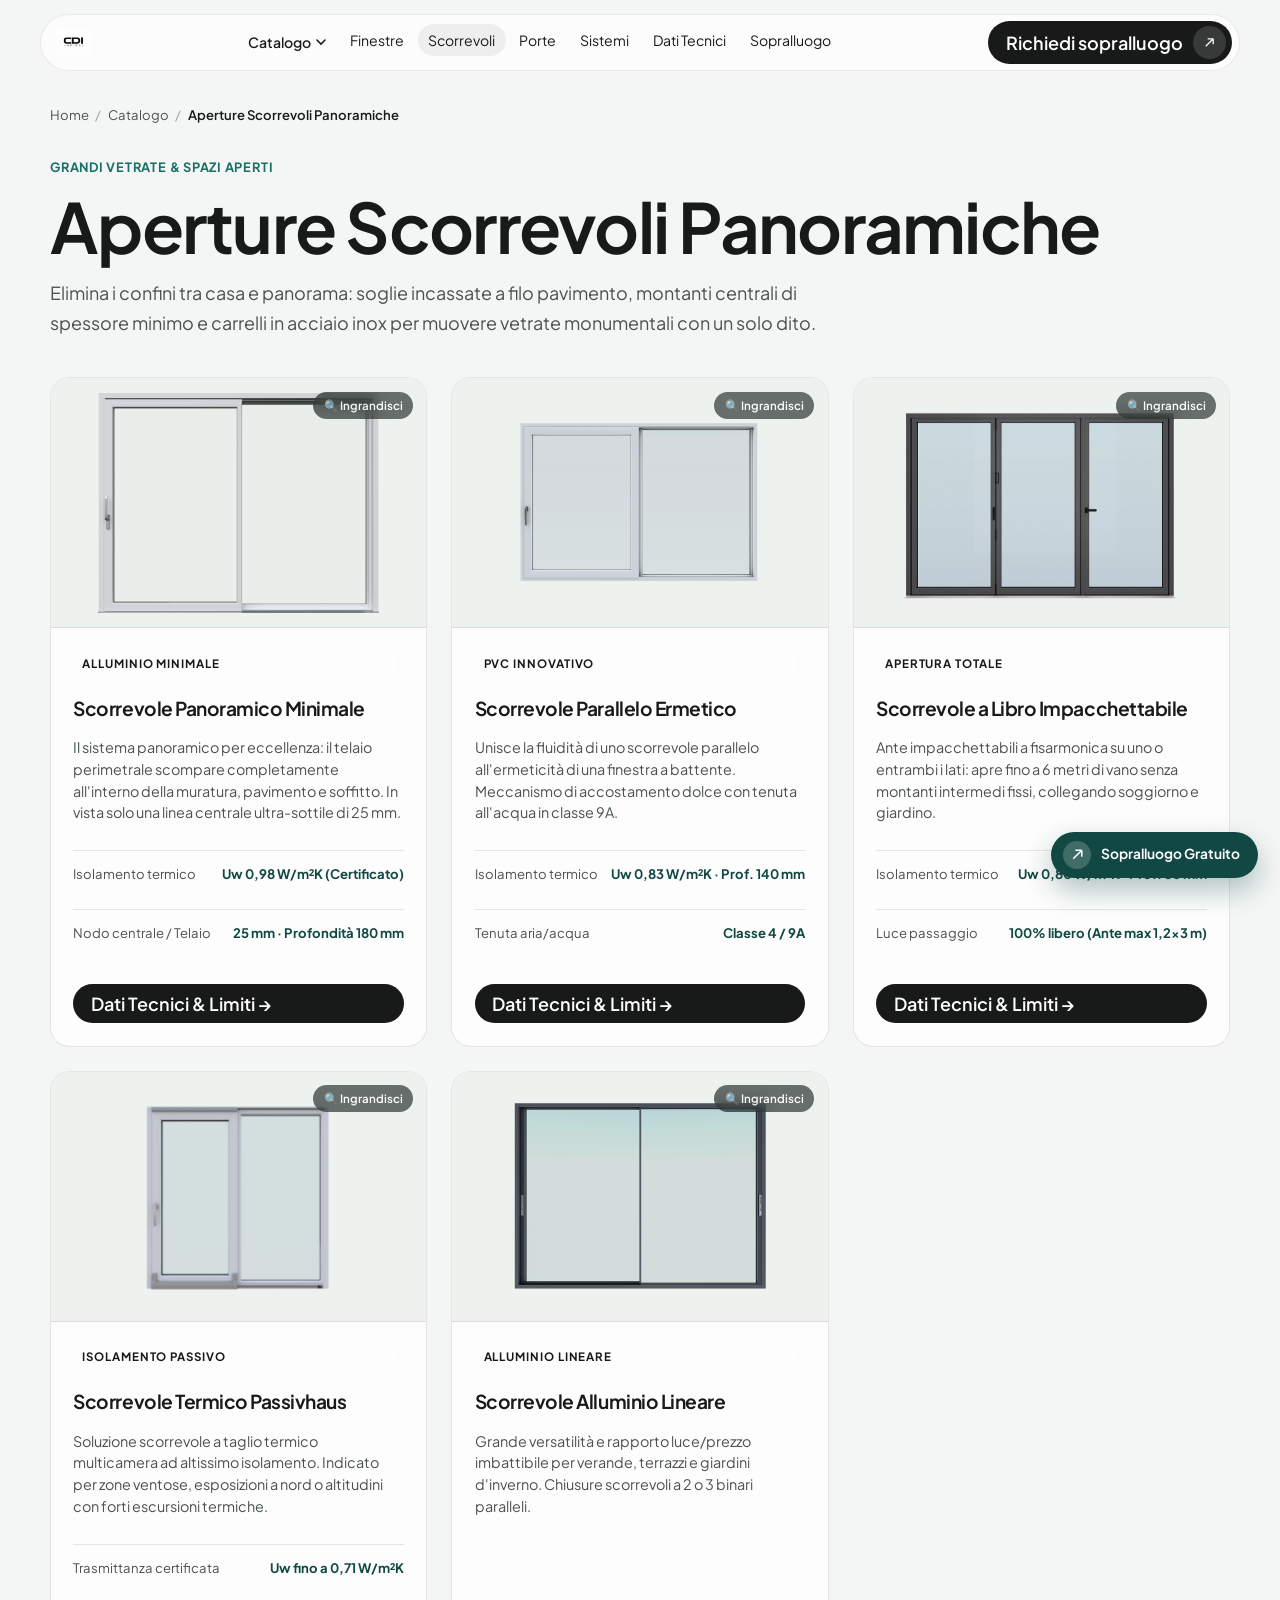
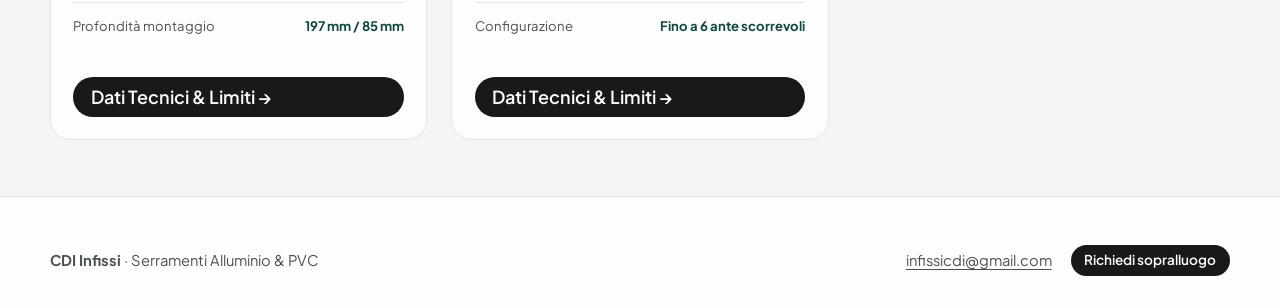
<file: scorrevoli.html>
<!DOCTYPE html>
<html lang="it">
  <head>
    <meta charset="utf-8" />
    <meta name="viewport" content="width=device-width, initial-scale=1" />
    <title>Scorrevoli Panoramici & Grandi Vetrate — CDI Infissi</title>
    <meta
      name="description"
      content="Sistemi scorrevoli panoramici, scorrevoli paralleli ermetici e a libro per grandi vetrate. Massima superficie vetrata e soglie a filo pavimento."
    />
    <link rel="icon" href="assets/logo.png" />
    <link rel="preconnect" href="https://fonts.googleapis.com" />
    <link rel="preconnect" href="https://fonts.gstatic.com" crossorigin />
    <link
      href="https://fonts.googleapis.com/css2?family=Plus+Jakarta+Sans:ital,wght@0,400..800;1,400..800&display=swap"
      rel="stylesheet"
    />
    <link rel="stylesheet" href="css/main.css?v=20261005e" />
    <link rel="stylesheet" href="css/catalog-modern.css?v=20261005e" />
  </head>
  <body>
    <a class="skip" href="#contenuto">Vai al contenuto</a>

    <!-- FLOATING ISLAND HEADER CON MEGA-MENU -->
    <header class="site-header">
      <div class="nav-island">
        <a class="logo" href="index.html" aria-label="CDI Infissi, inizio pagina">
          <img src="assets/logo.png" alt="CDI Infissi" width="208" height="156" />
        </a>
        <nav aria-label="Principale">
          <ul class="nav-links">
            <li class="has-megamenu">
              <a href="catalogo.html" class="megamenu-trigger">
                Catalogo
                <svg viewBox="0 0 10 6" fill="none"><path d="M1 1L5 5L9 1" stroke="currentColor" stroke-width="1.6" stroke-linecap="round"/></svg>
              </a>
              <div class="megamenu-panel">
                <div class="megamenu-col">
                  <h4><a href="finestre.html">Finestre</a></h4>
                  <ul class="megamenu-list">
                    <li><a class="megamenu-item" href="finestre.html"><img class="megamenu-thumb" src="assets/serramenti/finestra-6stars-view.webp" alt="" width="900" height="900" /><div class="megamenu-text"><strong>Alluminio Anta a Scomparsa</strong><span>Profilo complanare nascosto</span></div></a></li>
                    <li><a class="megamenu-item" href="finestre.html"><img class="megamenu-thumb" src="assets/serramenti/finestra-alu-complanare.webp" alt="" width="900" height="900" /><div class="megamenu-text"><strong>Alluminio Complanare Filo Muro</strong><span>Design minimale squadrato a 90°</span></div></a></li>
                    <li><a class="megamenu-item" href="finestre.html"><img class="megamenu-thumb" src="assets/serramenti/finestra-7stars-pvc.webp" alt="" width="900" height="900" /><div class="megamenu-text"><strong>PVC Passivhaus 7 Camere</strong><span>Trasmittanza Uw 0,68 W/m²K</span></div></a></li>
                    <li><a class="megamenu-item" href="finestre.html"><img class="megamenu-thumb" src="assets/serramenti/finestra-pvc-termico-6camere.webp" alt="" width="900" height="900" /><div class="megamenu-text"><strong>PVC Termico 6 Camere</strong><span>6 camere isolamento acustico</span></div></a></li>
                  </ul>
                </div>
                <div class="megamenu-col">
                  <h4><a href="scorrevoli.html">Scorrevoli</a></h4>
                  <ul class="megamenu-list">
                    <li><a class="megamenu-item" href="scorrevoli.html"><img class="megamenu-thumb" src="assets/serramenti/scorrevole-paysage.png" alt="" width="1024" height="802" /><div class="megamenu-text"><strong>Scorrevole Panoramico Minimale</strong><span>Soglia a filo pavimento</span></div></a></li>
                    <li><a class="megamenu-item" href="scorrevoli.html"><img class="megamenu-thumb" src="assets/serramenti/scorrevole-smartslide.webp" alt="" width="900" height="692" /><div class="megamenu-text"><strong>Scorrevole Parallelo Ermetico</strong><span>Chiusura a compressione perimetrale</span></div></a></li>
                    <li><a class="megamenu-item" href="scorrevoli.html"><img class="megamenu-thumb" src="assets/serramenti/scorrevole-bifold.webp" alt="" width="900" height="623" /><div class="megamenu-text"><strong>Scorrevole a Libro Impacchettabile</strong><span>Apertura vano totale a fisarmonica</span></div></a></li>
                  </ul>
                </div>
                <div class="megamenu-col">
                  <h4><a href="porte.html">Porte d'Ingresso</a></h4>
                  <ul class="megamenu-list">
                    <li><a class="megamenu-item" href="porte.html"><img class="megamenu-thumb" src="assets/serramenti/porta-athens.webp" alt="" width="488" height="1024" /><div class="megamenu-text"><strong>Porta Alluminio con Inserti Inox</strong><span>Design contemporaneo complanare</span></div></a></li>
                    <li><a class="megamenu-item" href="porte.html"><img class="megamenu-thumb" src="assets/serramenti/porta-dijon.webp" alt="" width="492" height="1024" /><div class="megamenu-text"><strong>Porta Alluminio con Vetro Satinato</strong><span>Inserto luminoso e privacy</span></div></a></li>
                    <li><a class="megamenu-item" href="porte.html"><img class="megamenu-thumb" src="assets/serramenti/porta-monza.webp" alt="" width="486" height="1024" /><div class="megamenu-text"><strong>Porta Blindata di Sicurezza RC3</strong><span>Massima resistenza antieffrazione</span></div></a></li>
                  </ul>
                </div>
                <div class="megamenu-col">
                  <h4><a href="sistemi.html">Ombreggianti & Sistemi</a></h4>
                  <ul class="megamenu-list">
                    <li><a class="megamenu-item" href="sistemi.html"><img class="megamenu-thumb" src="assets/serramenti/monoblocco-intonacabile.webp" alt="" width="1080" height="903" /><div class="megamenu-text"><strong>Monoblocco Termico</strong><span>Taglio termico totale foro</span></div></a></li>
                    <li><a class="megamenu-item" href="sistemi.html"><img class="megamenu-thumb" src="assets/catalogo/veneziane.jpg" alt="" width="1254" height="1254" /><div class="megamenu-text"><strong>Veneziane nel Vetro</strong><span>Zero polvere e manutenzione</span></div></a></li>
                    <li><a class="megamenu-item" href="sistemi.html"><img class="megamenu-thumb" src="assets/serramenti/zanzariere-rollout.webp" alt="" width="600" height="600" /><div class="megamenu-text"><strong>Zanzariere Roll-Out</strong><span>Soglia calpestabile 3 mm</span></div></a></li>
                  </ul>
                </div>
              </div>
            </li>
            <li><a href="finestre.html">Finestre</a></li>
            <li><a href="scorrevoli.html" class="is-on">Scorrevoli</a></li>
            <li><a href="porte.html">Porte</a></li>
            <li><a href="sistemi.html">Sistemi</a></li>
            <li><a href="dati-tecnici.html">Dati Tecnici</a></li>
            <li><a href="richiedi.html">Sopralluogo</a></li>
          </ul>
        </nav>
        <a class="btn nav-cta" href="richiedi.html">
          Richiedi sopralluogo
          <i aria-hidden="true"><svg viewBox="0 0 14 14" fill="none"><path d="M3 11L11 3M11 3H5M11 3v6" stroke="currentColor" stroke-width="1.4"/></svg></i>
        </a>
        <button class="burger" type="button" aria-label="Apri il menu" aria-expanded="false">
          <img class="burger-logo" src="assets/logo.png" alt="" width="208" height="156" />
          <span class="burger-lines"><span></span><span></span></span>
        </button>
      </div>
    </header>

    <nav class="overlay-nav" aria-label="Menu e Catalogo mobile">
      <!-- Barra Superiore Mobile con Logo e Tasto Chiudi ben visibile -->
      <div class="mn-topbar">
        <a class="mn-logo" href="index.html" aria-label="Home CDI Infissi">
          <img src="assets/logo.png" alt="CDI Infissi" width="208" height="156" />
        </a>
        <button type="button" class="mn-close-btn" aria-label="Chiudi menu">
          <span>Chiudi</span>
          <svg viewBox="0 0 14 14" fill="none" width="14" height="14"><path d="M2 2L12 12M12 2L2 12" stroke="currentColor" stroke-width="2" stroke-linecap="round"/></svg>
        </button>
      </div>

      <div class="overlay-nav-content">
        <!-- Campo di Ricerca Immediata nel Catalogo -->
        <div class="mn-search-wrap">
          <input type="search" class="mn-search-input" placeholder="Cerca nel catalogo (es. Passivhaus, Slim, Blindata...)" data-mn-search aria-label="Cerca serramenti nel menu" />
        </div>

        <!-- Pillole Filtro Categorie Rapide -->
        <div class="mn-filter-tabs" role="tablist">
          <button type="button" class="mn-tab is-active" data-mn-filter="all">Tutti (24)</button>
          <button type="button" class="mn-tab" data-mn-filter="finestre">Finestre (8)</button>
          <button type="button" class="mn-tab" data-mn-filter="scorrevoli">Scorrevoli (4)</button>
          <button type="button" class="mn-tab" data-mn-filter="porte">Porte (6)</button>
          <button type="button" class="mn-tab" data-mn-filter="sistemi">Sistemi (6)</button>
        </div>

        <!-- Griglia Catalogo Completa 2 Colonne Ottimizzata Mobile -->
        <div class="mn-catalog-grid" data-mn-grid>
          <a href="finestre.html" class="mn-item" data-mn-cat="finestre" data-mn-title="alluminio anta a scomparsa alluminio · scomparsa">
            <div class="mn-item-media">
              <img src="assets/serramenti/finestra-6stars-view.webp" alt="Alluminio Anta a Scomparsa" loading="lazy" width="900" height="900" />
              <span class="mn-item-badge">Uw 0,86</span>
            </div>
            <div class="mn-item-info">
              <strong>Alluminio Anta a Scomparsa</strong>
              <small>Alluminio · Scomparsa</small>
            </div>
          </a>
          <a href="finestre.html" class="mn-item" data-mn-cat="finestre" data-mn-title="alluminio complanare alluminio · filo muro 90°">
            <div class="mn-item-media">
              <img src="assets/serramenti/finestra-alu-complanare.webp" alt="Alluminio Complanare" loading="lazy" width="900" height="900" />
              <span class="mn-item-badge">Uw 1,00</span>
            </div>
            <div class="mn-item-info">
              <strong>Alluminio Complanare</strong>
              <small>Alluminio · Filo muro 90°</small>
            </div>
          </a>
          <a href="finestre.html" class="mn-item" data-mn-cat="finestre" data-mn-title="alluminio taglio termico alluminio · rinforzato">
            <div class="mn-item-media">
              <img src="assets/serramenti/finestra-6stars-alu.webp" alt="Alluminio Taglio Termico" loading="lazy" width="900" height="900" />
              <span class="mn-item-badge">Uw 1,10</span>
            </div>
            <div class="mn-item-info">
              <strong>Alluminio Taglio Termico</strong>
              <small>Alluminio · Rinforzato</small>
            </div>
          </a>
          <a href="finestre.html" class="mn-item" data-mn-cat="finestre" data-mn-title="alluminio slim 70 mm alluminio · luce +20%">
            <div class="mn-item-media">
              <img src="assets/serramenti/finestra-5stars-view.webp" alt="Alluminio Slim 70 mm" loading="lazy" width="900" height="900" />
              <span class="mn-item-badge">Uw 1,20</span>
            </div>
            <div class="mn-item-info">
              <strong>Alluminio Slim 70 mm</strong>
              <small>Alluminio · Luce +20%</small>
            </div>
          </a>
          <a href="finestre.html" class="mn-item" data-mn-cat="finestre" data-mn-title="pvc passivhaus 7 camere pvc · classe a (uw 0,68)">
            <div class="mn-item-media">
              <img src="assets/serramenti/finestra-7stars-pvc.webp" alt="PVC Passivhaus 7 Camere" loading="lazy" width="900" height="900" />
              <span class="mn-item-badge">Uw 0,68</span>
            </div>
            <div class="mn-item-info">
              <strong>PVC Passivhaus 7 Camere</strong>
              <small>PVC · Classe A (Uw 0,68)</small>
            </div>
          </a>
          <a href="finestre.html" class="mn-item" data-mn-cat="finestre" data-mn-title="pvc termico 6 camere pvc · 6 camere isolanti">
            <div class="mn-item-media">
              <img src="assets/serramenti/finestra-pvc-termico-6camere.webp" alt="PVC Termico 6 Camere" loading="lazy" width="900" height="900" />
              <span class="mn-item-badge">Uw 0,76</span>
            </div>
            <div class="mn-item-info">
              <strong>PVC Termico 6 Camere</strong>
              <small>PVC · 6 Camere isolanti</small>
            </div>
          </a>
          <a href="finestre.html" class="mn-item" data-mn-cat="finestre" data-mn-title="pvc isolante 5 camere pvc · robusto e bilanciato">
            <div class="mn-item-media">
              <img src="assets/serramenti/finestra-5stars-pvc.webp" alt="PVC Isolante 5 Camere" loading="lazy" width="1920" height="1080" />
              <span class="mn-item-badge">Uw 1,20</span>
            </div>
            <div class="mn-item-info">
              <strong>PVC Isolante 5 Camere</strong>
              <small>PVC · Robusto e bilanciato</small>
            </div>
          </a>
          <a href="finestre.html" class="mn-item" data-mn-cat="finestre" data-mn-title="pvc essenziale 4 camere pvc · pratico 70 mm">
            <div class="mn-item-media">
              <img src="assets/serramenti/finestra-4stars-pvc.webp" alt="PVC Essenziale 4 Camere" loading="lazy" width="900" height="900" />
              <span class="mn-item-badge">Uw 1,30</span>
            </div>
            <div class="mn-item-info">
              <strong>PVC Essenziale 4 Camere</strong>
              <small>PVC · Pratico 70 mm</small>
            </div>
          </a>
          <a href="scorrevoli.html" class="mn-item" data-mn-cat="scorrevoli" data-mn-title="scorrevole panoramico telaio a scomparsa">
            <div class="mn-item-media">
              <img src="assets/serramenti/scorrevole-paysage.png" alt="Scorrevole Panoramico" loading="lazy" width="1024" height="802" />
              <span class="mn-item-badge">Soglia 0 mm</span>
            </div>
            <div class="mn-item-info">
              <strong>Scorrevole Panoramico</strong>
              <small>Telaio a scomparsa</small>
            </div>
          </a>
          <a href="scorrevoli.html" class="mn-item" data-mn-cat="scorrevoli" data-mn-title="scorrevole ermetico chiusura a compressione">
            <div class="mn-item-media">
              <img src="assets/serramenti/scorrevole-smartslide.webp" alt="Scorrevole Ermetico" loading="lazy" width="900" height="692" />
              <span class="mn-item-badge">Aria Cl. 4</span>
            </div>
            <div class="mn-item-info">
              <strong>Scorrevole Ermetico</strong>
              <small>Chiusura a compressione</small>
            </div>
          </a>
          <a href="scorrevoli.html" class="mn-item" data-mn-cat="scorrevoli" data-mn-title="scorrevole a libro apertura vano 100%">
            <div class="mn-item-media">
              <img src="assets/serramenti/scorrevole-bifold.webp" alt="Scorrevole a Libro" loading="lazy" width="900" height="623" />
              <span class="mn-item-badge">Fisarmonica</span>
            </div>
            <div class="mn-item-info">
              <strong>Scorrevole a Libro</strong>
              <small>Apertura vano 100%</small>
            </div>
          </a>
          <a href="scorrevoli.html" class="mn-item" data-mn-cat="scorrevoli" data-mn-title="alzante scorrevole termico grandi luci isolanti">
            <div class="mn-item-media">
              <img src="assets/serramenti/scorrevole-paysage.png" alt="Alzante Scorrevole Termico" loading="lazy" width="1024" height="802" />
              <span class="mn-item-badge">Uw 0,78</span>
            </div>
            <div class="mn-item-info">
              <strong>Alzante Scorrevole Termico</strong>
              <small>Grandi luci isolanti</small>
            </div>
          </a>
          <a href="porte.html" class="mn-item" data-mn-cat="porte" data-mn-title="porta alluminio inox complanare filo muro">
            <div class="mn-item-media">
              <img src="assets/serramenti/porta-athens.webp" alt="Porta Alluminio Inox" loading="lazy" width="488" height="1024" />
              <span class="mn-item-badge">Ud 0,82</span>
            </div>
            <div class="mn-item-info">
              <strong>Porta Alluminio Inox</strong>
              <small>Complanare filo muro</small>
            </div>
          </a>
          <a href="porte.html" class="mn-item" data-mn-cat="porte" data-mn-title="porta vetro satinato luce solare e privacy">
            <div class="mn-item-media">
              <img src="assets/serramenti/porta-dijon.webp" alt="Porta Vetro Satinato" loading="lazy" width="492" height="1024" />
              <span class="mn-item-badge">Vetro P4A</span>
            </div>
            <div class="mn-item-info">
              <strong>Porta Vetro Satinato</strong>
              <small>Luce solare e privacy</small>
            </div>
          </a>
          <a href="porte.html" class="mn-item" data-mn-cat="porte" data-mn-title="porta blindata rc3 antieffrazione certificata">
            <div class="mn-item-media">
              <img src="assets/serramenti/porta-monza.webp" alt="Porta Blindata RC3" loading="lazy" width="486" height="1024" />
              <span class="mn-item-badge">Classe RC3</span>
            </div>
            <div class="mn-item-info">
              <strong>Porta Blindata RC3</strong>
              <small>Antieffrazione certificata</small>
            </div>
          </a>
          <a href="porte.html" class="mn-item" data-mn-cat="porte" data-mn-title="portoncino termico pannello coibentato 90mm">
            <div class="mn-item-media">
              <img src="assets/serramenti/porta-york.webp" alt="Portoncino Termico" loading="lazy" width="487" height="1024" />
              <span class="mn-item-badge">Ud 0,82</span>
            </div>
            <div class="mn-item-info">
              <strong>Portoncino Termico</strong>
              <small>Pannello coibentato 90mm</small>
            </div>
          </a>
          <a href="porte.html" class="mn-item" data-mn-cat="porte" data-mn-title="porta linea minimal finitura complanare pura">
            <div class="mn-item-media">
              <img src="assets/serramenti/porta-leona.webp" alt="Porta Linea Minimal" loading="lazy" width="486" height="1024" />
              <span class="mn-item-badge">Alluminio</span>
            </div>
            <div class="mn-item-info">
              <strong>Porta Linea Minimal</strong>
              <small>Finitura complanare pura</small>
            </div>
          </a>
          <a href="porte.html" class="mn-item" data-mn-cat="porte" data-mn-title="porta blindata rinforzata rostri e cilindro europeo">
            <div class="mn-item-media">
              <img src="assets/serramenti/porta-sicurezza.webp" alt="Porta Blindata Rinforzata" loading="lazy" width="488" height="1024" />
              <span class="mn-item-badge">Sicurezza</span>
            </div>
            <div class="mn-item-info">
              <strong>Porta Blindata Rinforzata</strong>
              <small>Rostri e cilindro europeo</small>
            </div>
          </a>
          <a href="sistemi.html" class="mn-item" data-mn-cat="sistemi" data-mn-title="monoblocco termico taglio termico totale foro">
            <div class="mn-item-media">
              <img src="assets/serramenti/monoblocco-intonacabile.webp" alt="Monoblocco Termico" loading="lazy" width="1080" height="903" />
              <span class="mn-item-badge">Zero Ponti</span>
            </div>
            <div class="mn-item-info">
              <strong>Monoblocco Termico</strong>
              <small>Taglio termico totale foro</small>
            </div>
          </a>
          <a href="sistemi.html" class="mn-item" data-mn-cat="sistemi" data-mn-title="veneziane nel vetro zero polvere e manutenzione">
            <div class="mn-item-media">
              <img src="assets/catalogo/veneziane.jpg" alt="Veneziane nel Vetro" loading="lazy" width="1254" height="1254" />
              <span class="mn-item-badge">Integrate</span>
            </div>
            <div class="mn-item-info">
              <strong>Veneziane nel Vetro</strong>
              <small>Zero polvere e manutenzione</small>
            </div>
          </a>
          <a href="sistemi.html" class="mn-item" data-mn-cat="sistemi" data-mn-title="zanzariere roll-out guida calpestabile 3 mm">
            <div class="mn-item-media">
              <img src="assets/serramenti/zanzariere-rollout.webp" alt="Zanzariere Roll-Out" loading="lazy" width="600" height="600" />
              <span class="mn-item-badge">Filo Pavimento</span>
            </div>
            <div class="mn-item-info">
              <strong>Zanzariere Roll-Out</strong>
              <small>Guida calpestabile 3 mm</small>
            </div>
          </a>
          <a href="sistemi.html" class="mn-item" data-mn-cat="sistemi" data-mn-title="zanzariere plissé rete plissettata antivento">
            <div class="mn-item-media">
              <img src="assets/serramenti/zanzariere-plisse.webp" alt="Zanzariere Plissé" loading="lazy" width="600" height="600" />
              <span class="mn-item-badge">Antistrappo</span>
            </div>
            <div class="mn-item-info">
              <strong>Zanzariere Plissé</strong>
              <small>Rete plissettata antivento</small>
            </div>
          </a>
          <a href="sistemi.html" class="mn-item" data-mn-cat="sistemi" data-mn-title="cerniere a scomparsa invisibili ad apertura 180°">
            <div class="mn-item-media">
              <img src="assets/catalogo/cerniere-interne.jpg" alt="Cerniere a Scomparsa" loading="lazy" width="1254" height="1254" />
              <span class="mn-item-badge">180° Invisibili</span>
            </div>
            <div class="mn-item-info">
              <strong>Cerniere a Scomparsa</strong>
              <small>Invisibili ad apertura 180°</small>
            </div>
          </a>
          <a href="sistemi.html" class="mn-item" data-mn-cat="sistemi" data-mn-title="taglio termico isolante isolamento in poliammide">
            <div class="mn-item-media">
              <img src="assets/catalogo/taglio-termico.jpg" alt="Taglio Termico Isolante" loading="lazy" width="1254" height="1254" />
              <span class="mn-item-badge">High Tech</span>
            </div>
            <div class="mn-item-info">
              <strong>Taglio Termico Isolante</strong>
              <small>Isolamento in poliammide</small>
            </div>
          </a>
        </div>

        <!-- Link Rapidi Istituzionali -->
        <div class="mn-secondary-links">
          <a href="catalogo.html" class="mn-sec-link">
            <span>Sfoglia Catalogo Completo Web</span>
            <i>&rarr;</i>
          </a>
          <a href="dati-tecnici.html" class="mn-sec-link">
            <span>Centrale Dati Tecnici & Matrice CE</span>
            <i>&rarr;</i>
          </a>
          <a href="dati-tecnici.html#posa" class="mn-sec-link">
            <span>Guida Posa Qualificata UNI 11673-1</span>
            <i>&rarr;</i>
          </a>
          <a href="mailto:infissicdi@gmail.com" class="mn-sec-link">
            <span>Scrivici direttamente via Email</span>
            <i>&rarr;</i>
          </a>
        </div>
      </div>

      <!-- Barra di Azione Rapida Fissa in Basso nel Menu -->
      <div class="mn-bottom-bar">
        <a href="index.html" class="btn btn-ghost mn-action-btn mn-action-home" aria-label="Home">
          <span>🏠</span> Home
        </a>
        <!-- NASCOSTA: per rimostrarla togliere style, hidden e aria-hidden -->
        <a href="dati-tecnici.html" class="btn btn-ghost mn-action-btn" style="display: none;" hidden aria-hidden="true">
          <span>📊</span> Specifiche
        </a>
        <a href="richiedi.html" class="btn mn-action-btn mn-action-primary">
          Prenota Sopralluogo
        </a>
      </div>
    </nav>

    <main id="contenuto" style="padding-top: 6.5rem;">
      <div class="wrap">
        <nav class="breadcrumbs" aria-label="Percorso di navigazione">
          <a href="index.html">Home</a>
          <span>/</span>
          <a href="catalogo.html">Catalogo</a>
          <span>/</span>
          <strong>Aperture Scorrevoli Panoramiche</strong>
        </nav>

        <div style="margin-bottom: 2.5rem;">
          <span class="badge-pill" style="display:inline-block; margin-bottom:0.5rem; font-weight:700; color:var(--teal); text-transform:uppercase; font-size:0.8rem; letter-spacing:0.06em;">Grandi Vetrate & Spazi Aperti</span>
          <h1>Aperture Scorrevoli Panoramiche</h1>
          <p class="lede" style="max-width: 60ch;">
            Elimina i confini tra casa e panorama: soglie incassate a filo pavimento, montanti centrali di spessore minimo e carrelli in acciaio inox per muovere vetrate monumentali con un solo dito.
          </p>
        </div>

        <div class="system-grid" style="margin-bottom: 3.5rem;">
          <!-- 1. SCORREVOLE PANORAMICO MINIMALE -->
          <div class="system-card" data-prodid="scorrevole-panoramico">
            <div class="system-card-media">
              <img src="assets/serramenti/scorrevole-paysage.png" alt="Scorrevole Panoramico Minimale" width="1024" height="802" />
            </div>
            <div class="system-card-body">
              <span class="cat-tag">Alluminio Minimale</span>
              <h3>Scorrevole Panoramico Minimale</h3>
              <p>Il sistema panoramico per eccellenza: il telaio perimetrale scompare completamente all'interno della muratura, pavimento e soffitto. In vista solo una linea centrale ultra-sottile di 25 mm.</p>
              <div class="system-card-meta">
                <span>Isolamento termico</span>
                <b>Uw 0,98 W/m²K (Certificato)</b>
              </div>
              <div class="system-card-meta">
                <span>Nodo centrale / Telaio</span>
                <b>25 mm · Profondità 180 mm</b>
              </div>
              <a class="btn" href="dati-tecnici.html" style="margin-top: 1rem;">
                Dati Tecnici & Limiti &rarr;
              </a>
            </div>
          </div>

          <!-- 2. SCORREVOLE PARALLELO ERMETICO -->
          <div class="system-card" data-prodid="scorrevole-ermetico">
            <div class="system-card-media">
              <img src="assets/serramenti/scorrevole-smartslide.webp" alt="Scorrevole Parallelo Ermetico" width="900" height="692" />
            </div>
            <div class="system-card-body">
              <span class="cat-tag">PVC Innovativo</span>
              <h3>Scorrevole Parallelo Ermetico</h3>
              <p>Unisce la fluidità di uno scorrevole parallelo all'ermeticità di una finestra a battente. Meccanismo di accostamento dolce con tenuta all'acqua in classe 9A.</p>
              <div class="system-card-meta">
                <span>Isolamento termico</span>
                <b>Uw 0,83 W/m²K · Prof. 140 mm</b>
              </div>
              <div class="system-card-meta">
                <span>Tenuta aria/acqua</span>
                <b>Classe 4 / 9A</b>
              </div>
              <a class="btn" href="dati-tecnici.html" style="margin-top: 1rem;">
                Dati Tecnici & Limiti &rarr;
              </a>
            </div>
          </div>

          <!-- 3. SCORREVOLE A LIBRO IMPACCHETTABILE -->
          <div class="system-card" data-prodid="scorrevole-bifold">
            <div class="system-card-media">
              <img src="assets/serramenti/scorrevole-bifold.webp" alt="Scorrevole a Libro Impacchettabile" width="900" height="623" />
            </div>
            <div class="system-card-body">
              <span class="cat-tag">Apertura Totale</span>
              <h3>Scorrevole a Libro Impacchettabile</h3>
              <p>Ante impacchettabili a fisarmonica su uno o entrambi i lati: apre fino a 6 metri di vano senza montanti intermedi fissi, collegando soggiorno e giardino.</p>
              <div class="system-card-meta">
                <span>Isolamento termico</span>
                <b>Uw 0,80 W/m²K · Prof. 80 mm</b>
              </div>
              <div class="system-card-meta">
                <span>Luce passaggio</span>
                <b>100% libero (Ante max 1,2×3 m)</b>
              </div>
              <a class="btn" href="dati-tecnici.html" style="margin-top: 1rem;">
                Dati Tecnici & Limiti &rarr;
              </a>
            </div>
          </div>

          <!-- 4. SCORREVOLE TERMICO PASSIVHAUS -->
          <div class="system-card" data-prodid="scorrevole-passivhaus">
            <div class="system-card-media">
              <img src="assets/serramenti/scorrevole-paysage-7stars.webp" alt="Scorrevole Termico Passivhaus" width="900" height="900" />
            </div>
            <div class="system-card-body">
              <span class="cat-tag">Isolamento Passivo</span>
              <h3>Scorrevole Termico Passivhaus</h3>
              <p>Soluzione scorrevole a taglio termico multicamera ad altissimo isolamento. Indicato per zone ventose, esposizioni a nord o altitudini con forti escursioni termiche.</p>
              <div class="system-card-meta">
                <span>Trasmittanza certificata</span>
                <b>Uw fino a 0,71 W/m²K</b>
              </div>
              <div class="system-card-meta">
                <span>Profondità montaggio</span>
                <b>197 mm / 85 mm</b>
              </div>
              <a class="btn" href="dati-tecnici.html" style="margin-top: 1rem;">
                Dati Tecnici & Limiti &rarr;
              </a>
            </div>
          </div>

          <!-- 5. SCORREVOLE ALLUMINIO LINEARE -->
          <div class="system-card">
            <div class="system-card-media">
              <img src="assets/serramenti/scorrevole-panorama.webp" alt="Scorrevole Alluminio Lineare" width="900" height="675" />
            </div>
            <div class="system-card-body">
              <span class="cat-tag">Alluminio Lineare</span>
              <h3>Scorrevole Alluminio Lineare</h3>
              <p>Grande versatilità e rapporto luce/prezzo imbattibile per verande, terrazzi e giardini d'inverno. Chiusure scorrevoli a 2 o 3 binari paralleli.</p>
              <div class="system-card-meta">
                <span>Configurazione</span>
                <b>Fino a 6 ante scorrevoli</b>
              </div>
              <a class="btn" href="dati-tecnici.html" style="margin-top: 1rem;">
                Dati Tecnici & Limiti &rarr;
              </a>
            </div>
          </div>
        </div>
      </div>
    </main>

    <!-- FLOATING QUICK CONTACT -->
    <div class="floating-quick-contact">
      <a class="quick-pill" href="richiedi.html">
        <i><svg viewBox="0 0 14 14" fill="none"><path d="M3 11L11 3M11 3H5M11 3v6" stroke="currentColor" stroke-width="1.4"/></svg></i>
        <span>Sopralluogo Gratuito</span>
      </a>
    </div>

    <!-- DOCK BAR MOBILE -->
    <!-- DOCK BAR MOBILE CON ACCESSO DIRETTO AL CATALOGO SOTTO IL POLLICE -->
    <nav class="dock" aria-label="Azioni rapide mobile">
      <a href="index.html">
        <span>🏠</span>
        <span>Home</span>
      </a>
      <button type="button" data-open-catalog-drawer aria-label="Apri catalogo serramenti">
        <span>📁</span>
        <span>Catalogo</span>
      </button>
      <!-- NASCOSTA: per rimostrarla togliere style, hidden e aria-hidden -->
      <a href="dati-tecnici.html" style="display: none;" hidden aria-hidden="true">
        <span>📊</span>
        <span>Specifiche</span>
      </a>
      <a class="dock-main" href="richiedi.html">
        <span>Preventivo</span>
      </a>
    </nav>

    <!-- FOOTER -->
    <footer class="site-footer" style="padding: 3rem 0 2rem; background: var(--paper-2); border-top: 1px solid var(--line);">
      <div class="wrap" style="display: flex; flex-wrap: wrap; justify-content: space-between; align-items: center; gap: 1rem;">
        <div><b>CDI Infissi</b> · Serramenti Alluminio & PVC</div>
        <div style="display: flex; gap: 1.2rem; align-items: center;">
          <a href="mailto:infissicdi@gmail.com">infissicdi@gmail.com</a>
          <a class="btn" href="richiedi.html" style="padding: 0.25rem 0.85rem; font-size: 0.85rem;">Richiedi sopralluogo</a>
        </div>
      </div>
    </footer>

    <!-- LIGHTBOX DETTAGLIO MODALE -->
    <dialog class="lightbox" aria-label="Dettaglio serramento">
      <form method="dialog"><button class="lb-close" type="submit" aria-label="Chiudi">&times;</button></form>
      <div class="lb-shell">
        <div class="lb-visual">
          <img data-lb-main alt="" />
          <img data-lb-second alt="" hidden title="Clicca per invertire la vista" />
          <span class="lb-chip lb-chip-main" data-lb-chip-main hidden></span>
          <span class="lb-chip lb-chip-second" data-lb-chip-second hidden></span>
          <button type="button" class="lb-nav lb-prev" data-lb-prev hidden aria-label="Precedente">
            <svg viewBox="0 0 14 14" fill="none" aria-hidden="true"><path d="M9 2.5 4.5 7 9 11.5" stroke="currentColor" stroke-width="1.4"/></svg>
          </button>
          <button type="button" class="lb-nav lb-next" data-lb-next hidden aria-label="Successiva">
            <svg viewBox="0 0 14 14" fill="none" aria-hidden="true"><path d="M5 2.5 9.5 7 5 11.5" stroke="currentColor" stroke-width="1.4"/></svg>
          </button>
          <span class="lb-count" data-lb-count hidden></span>
        </div>
        <div class="lb-gallery" data-lb-gallery hidden></div>
        <div class="lb-text">
          <h3></h3>
          <p></p>
          <div class="lb-facts" data-lb-facts hidden></div>
          <img class="lb-diagram" data-lb-diagram alt="Schema tecnico di funzionamento" hidden />
          <a class="btn" data-lb-cta href="richiedi.html">
            Richiedi preventivo su misura
            <i aria-hidden="true"><svg viewBox="0 0 14 14" fill="none"><path d="M3 11L11 3H5M11 3v6" stroke="currentColor" stroke-width="1.4"/></svg></i>
          </a>
        </div>
      </div>
    </dialog>

    <script src="js/main.js?v=20261005e"></script>
    <script src="js/catalog-app.js?v=20261005e"></script>
  </body>
</html>
</file>
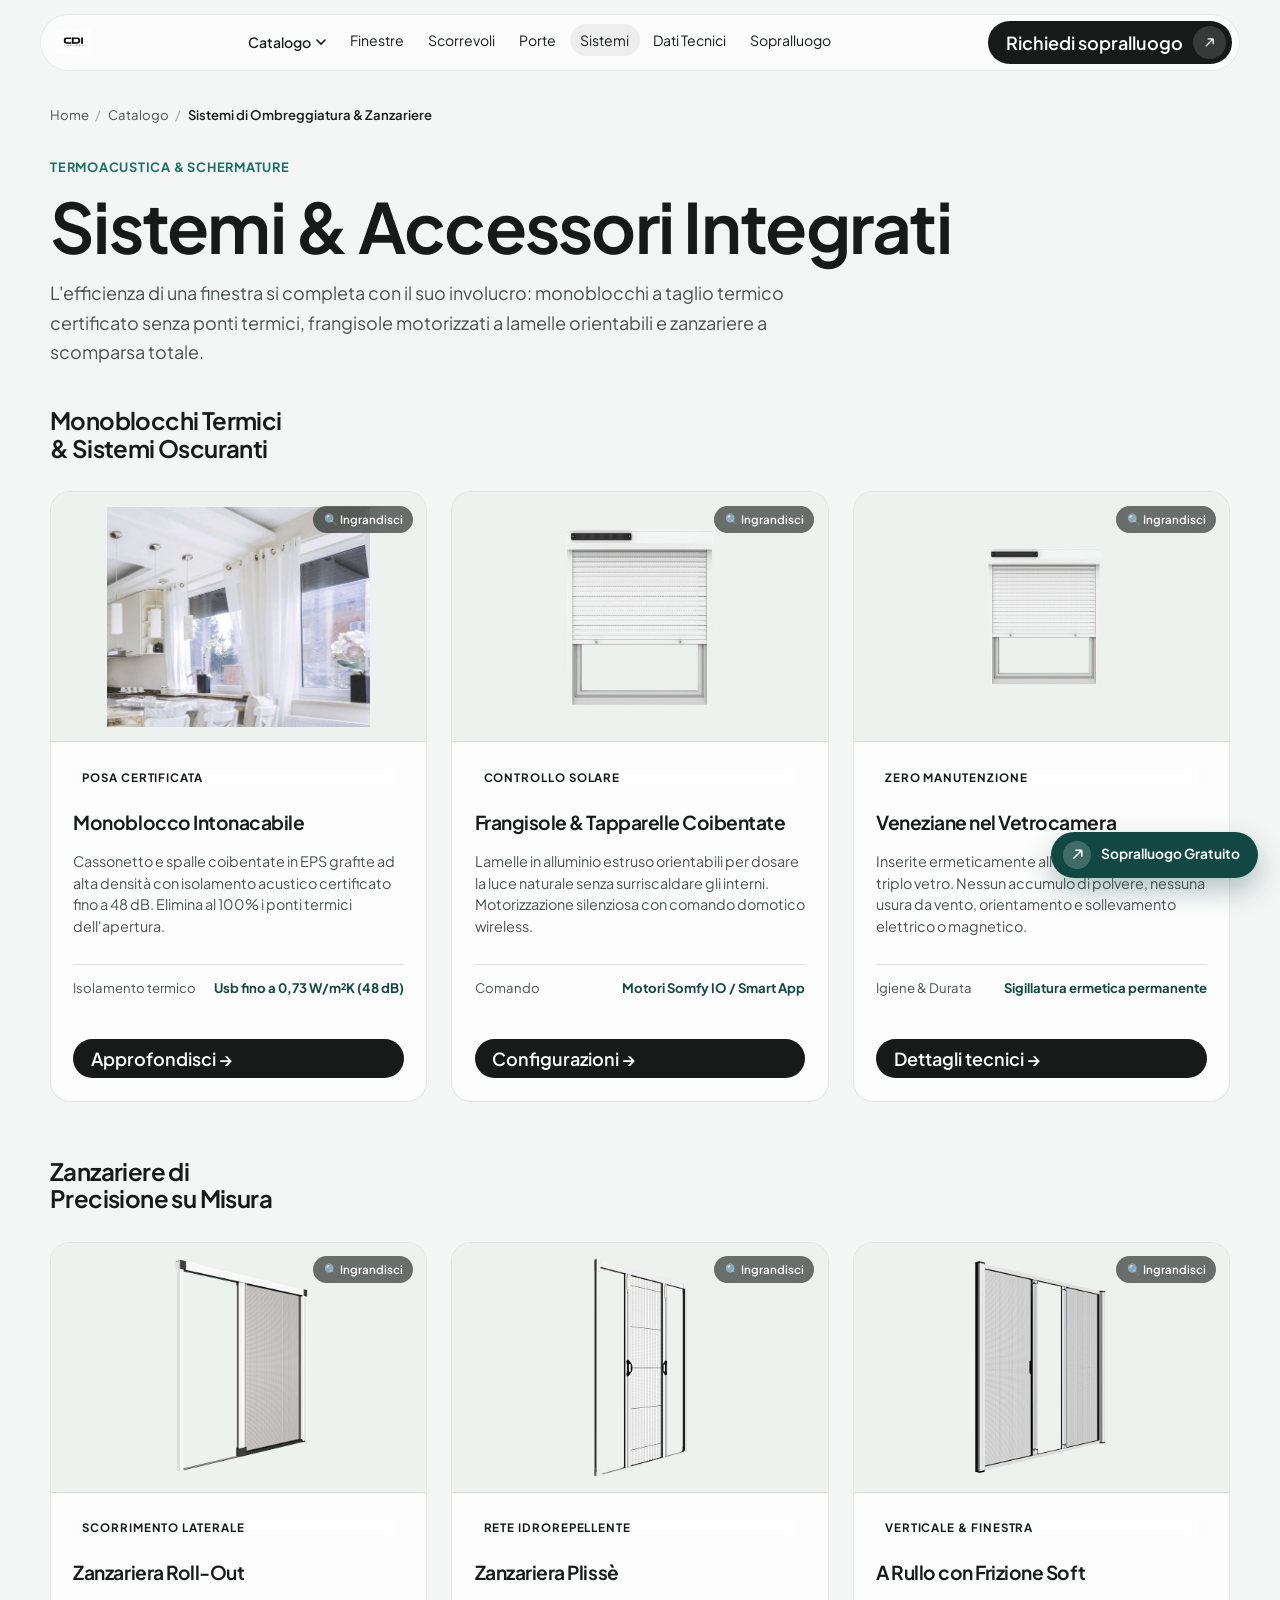
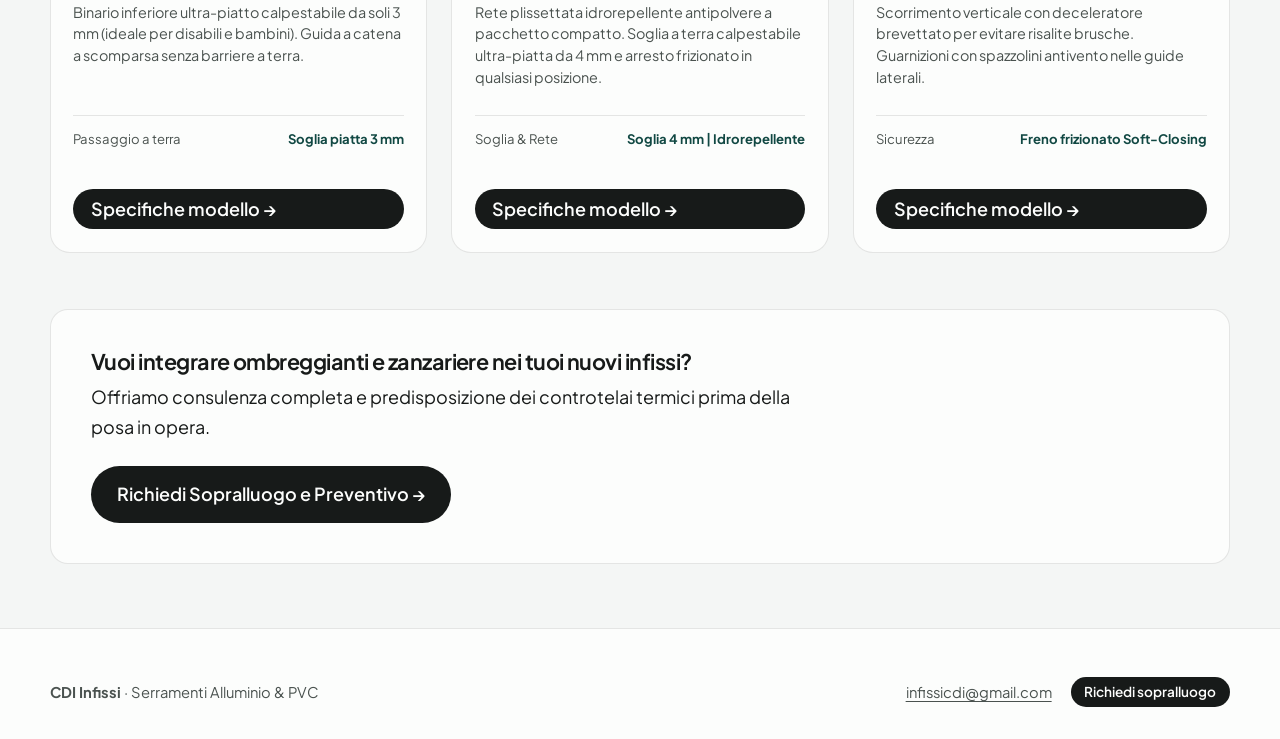
<file: sistemi.html>
<!DOCTYPE html>
<html lang="it">
  <head>
    <meta charset="utf-8" />
    <meta name="viewport" content="width=device-width, initial-scale=1" />
    <title>Sistemi Oscuranti, Monoblocchi & Zanzariere — CDI Infissi</title>
    <meta
      name="description"
      content="Monoblocchi termoisolanti intonacabili, frangisole, tapparelle motorizzate e zanzariere a scorrimento fluido. Comfort climatico e protezione per la tua casa."
    />
    <link rel="icon" href="assets/logo.png" />
    <link rel="preconnect" href="https://fonts.googleapis.com" />
    <link rel="preconnect" href="https://fonts.gstatic.com" crossorigin />
    <link
      href="https://fonts.googleapis.com/css2?family=Plus+Jakarta+Sans:ital,wght@0,400..800;1,400..800&display=swap"
      rel="stylesheet"
    />
    <link rel="stylesheet" href="css/main.css?v=20261005e" />
    <link rel="stylesheet" href="css/catalog-modern.css?v=20261005e" />
  </head>
  <body>
    <a class="skip" href="#contenuto">Vai al contenuto</a>

    <!-- FLOATING ISLAND HEADER CON MEGA-MENU -->
    <header class="site-header">
      <div class="nav-island">
        <a class="logo" href="index.html" aria-label="CDI Infissi, inizio pagina">
          <img src="assets/logo.png" alt="CDI Infissi" width="208" height="156" />
        </a>
        <nav aria-label="Principale">
          <ul class="nav-links">
            <li class="has-megamenu">
              <a href="catalogo.html" class="megamenu-trigger">
                Catalogo
                <svg viewBox="0 0 10 6" fill="none"><path d="M1 1L5 5L9 1" stroke="currentColor" stroke-width="1.6" stroke-linecap="round"/></svg>
              </a>
              <div class="megamenu-panel">
                <div class="megamenu-col">
                  <h4><a href="finestre.html">Finestre</a></h4>
                  <ul class="megamenu-list">
                    <li><a class="megamenu-item" href="finestre.html"><img class="megamenu-thumb" src="assets/serramenti/finestra-6stars-view.webp" alt="" width="900" height="900" /><div class="megamenu-text"><strong>Alluminio Anta a Scomparsa</strong><span>Profilo complanare nascosto</span></div></a></li>
                    <li><a class="megamenu-item" href="finestre.html"><img class="megamenu-thumb" src="assets/serramenti/finestra-alu-complanare.webp" alt="" width="900" height="900" /><div class="megamenu-text"><strong>Alluminio Complanare Filo Muro</strong><span>Design minimale squadrato a 90°</span></div></a></li>
                    <li><a class="megamenu-item" href="finestre.html"><img class="megamenu-thumb" src="assets/serramenti/finestra-7stars-pvc.webp" alt="" width="900" height="900" /><div class="megamenu-text"><strong>PVC Passivhaus 7 Camere</strong><span>Trasmittanza Uw 0,68 W/m²K</span></div></a></li>
                    <li><a class="megamenu-item" href="finestre.html"><img class="megamenu-thumb" src="assets/serramenti/finestra-pvc-termico-6camere.webp" alt="" width="900" height="900" /><div class="megamenu-text"><strong>PVC Termico 6 Camere</strong><span>6 camere isolamento acustico</span></div></a></li>
                  </ul>
                </div>
                <div class="megamenu-col">
                  <h4><a href="scorrevoli.html">Scorrevoli</a></h4>
                  <ul class="megamenu-list">
                    <li><a class="megamenu-item" href="scorrevoli.html"><img class="megamenu-thumb" src="assets/serramenti/scorrevole-paysage.png" alt="" width="1024" height="802" /><div class="megamenu-text"><strong>Scorrevole Panoramico Minimale</strong><span>Soglia a filo pavimento</span></div></a></li>
                    <li><a class="megamenu-item" href="scorrevoli.html"><img class="megamenu-thumb" src="assets/serramenti/scorrevole-smartslide.webp" alt="" width="900" height="692" /><div class="megamenu-text"><strong>Scorrevole Parallelo Ermetico</strong><span>Chiusura a compressione perimetrale</span></div></a></li>
                    <li><a class="megamenu-item" href="scorrevoli.html"><img class="megamenu-thumb" src="assets/serramenti/scorrevole-bifold.webp" alt="" width="900" height="623" /><div class="megamenu-text"><strong>Scorrevole a Libro Impacchettabile</strong><span>Apertura vano totale a fisarmonica</span></div></a></li>
                  </ul>
                </div>
                <div class="megamenu-col">
                  <h4><a href="porte.html">Porte d'Ingresso</a></h4>
                  <ul class="megamenu-list">
                    <li><a class="megamenu-item" href="porte.html"><img class="megamenu-thumb" src="assets/serramenti/porta-athens.webp" alt="" width="488" height="1024" /><div class="megamenu-text"><strong>Porta Alluminio con Inserti Inox</strong><span>Design contemporaneo complanare</span></div></a></li>
                    <li><a class="megamenu-item" href="porte.html"><img class="megamenu-thumb" src="assets/serramenti/porta-dijon.webp" alt="" width="492" height="1024" /><div class="megamenu-text"><strong>Porta Alluminio con Vetro Satinato</strong><span>Inserto luminoso e privacy</span></div></a></li>
                    <li><a class="megamenu-item" href="porte.html"><img class="megamenu-thumb" src="assets/serramenti/porta-monza.webp" alt="" width="486" height="1024" /><div class="megamenu-text"><strong>Porta Blindata di Sicurezza RC3</strong><span>Massima resistenza antieffrazione</span></div></a></li>
                  </ul>
                </div>
                <div class="megamenu-col">
                  <h4><a href="sistemi.html">Ombreggianti & Sistemi</a></h4>
                  <ul class="megamenu-list">
                    <li><a class="megamenu-item" href="sistemi.html"><img class="megamenu-thumb" src="assets/serramenti/monoblocco-intonacabile.webp" alt="" width="1080" height="903" /><div class="megamenu-text"><strong>Monoblocco Termico</strong><span>Taglio termico totale foro</span></div></a></li>
                    <li><a class="megamenu-item" href="sistemi.html"><img class="megamenu-thumb" src="assets/catalogo/veneziane.jpg" alt="" width="1254" height="1254" /><div class="megamenu-text"><strong>Veneziane nel Vetro</strong><span>Zero polvere e manutenzione</span></div></a></li>
                    <li><a class="megamenu-item" href="sistemi.html"><img class="megamenu-thumb" src="assets/serramenti/zanzariere-rollout.webp" alt="" width="600" height="600" /><div class="megamenu-text"><strong>Zanzariere Roll-Out</strong><span>Soglia calpestabile 3 mm</span></div></a></li>
                  </ul>
                </div>
              </div>
            </li>
            <li><a href="finestre.html">Finestre</a></li>
            <li><a href="scorrevoli.html">Scorrevoli</a></li>
            <li><a href="porte.html">Porte</a></li>
            <li><a href="sistemi.html" class="is-on">Sistemi</a></li>
            <li><a href="dati-tecnici.html">Dati Tecnici</a></li>
            <li><a href="richiedi.html">Sopralluogo</a></li>
          </ul>
        </nav>
        <a class="btn nav-cta" href="richiedi.html">
          Richiedi sopralluogo
          <i aria-hidden="true"><svg viewBox="0 0 14 14" fill="none"><path d="M3 11L11 3M11 3H5M11 3v6" stroke="currentColor" stroke-width="1.4"/></svg></i>
        </a>
        <button class="burger" type="button" aria-label="Apri il menu" aria-expanded="false">
          <img class="burger-logo" src="assets/logo.png" alt="" width="208" height="156" />
          <span class="burger-lines"><span></span><span></span></span>
        </button>
      </div>
    </header>

    <nav class="overlay-nav" aria-label="Menu e Catalogo mobile">
      <!-- Barra Superiore Mobile con Logo e Tasto Chiudi ben visibile -->
      <div class="mn-topbar">
        <a class="mn-logo" href="index.html" aria-label="Home CDI Infissi">
          <img src="assets/logo.png" alt="CDI Infissi" width="208" height="156" />
        </a>
        <button type="button" class="mn-close-btn" aria-label="Chiudi menu">
          <span>Chiudi</span>
          <svg viewBox="0 0 14 14" fill="none" width="14" height="14"><path d="M2 2L12 12M12 2L2 12" stroke="currentColor" stroke-width="2" stroke-linecap="round"/></svg>
        </button>
      </div>

      <div class="overlay-nav-content">
        <!-- Campo di Ricerca Immediata nel Catalogo -->
        <div class="mn-search-wrap">
          <input type="search" class="mn-search-input" placeholder="Cerca nel catalogo (es. Passivhaus, Slim, Blindata...)" data-mn-search aria-label="Cerca serramenti nel menu" />
        </div>

        <!-- Pillole Filtro Categorie Rapide -->
        <div class="mn-filter-tabs" role="tablist">
          <button type="button" class="mn-tab is-active" data-mn-filter="all">Tutti (24)</button>
          <button type="button" class="mn-tab" data-mn-filter="finestre">Finestre (8)</button>
          <button type="button" class="mn-tab" data-mn-filter="scorrevoli">Scorrevoli (4)</button>
          <button type="button" class="mn-tab" data-mn-filter="porte">Porte (6)</button>
          <button type="button" class="mn-tab" data-mn-filter="sistemi">Sistemi (6)</button>
        </div>

        <!-- Griglia Catalogo Completa 2 Colonne Ottimizzata Mobile -->
        <div class="mn-catalog-grid" data-mn-grid>
          <a href="finestre.html" class="mn-item" data-mn-cat="finestre" data-mn-title="alluminio anta a scomparsa alluminio · scomparsa">
            <div class="mn-item-media">
              <img src="assets/serramenti/finestra-6stars-view.webp" alt="Alluminio Anta a Scomparsa" loading="lazy" width="900" height="900" />
              <span class="mn-item-badge">Uw 0,86</span>
            </div>
            <div class="mn-item-info">
              <strong>Alluminio Anta a Scomparsa</strong>
              <small>Alluminio · Scomparsa</small>
            </div>
          </a>
          <a href="finestre.html" class="mn-item" data-mn-cat="finestre" data-mn-title="alluminio complanare alluminio · filo muro 90°">
            <div class="mn-item-media">
              <img src="assets/serramenti/finestra-alu-complanare.webp" alt="Alluminio Complanare" loading="lazy" width="900" height="900" />
              <span class="mn-item-badge">Uw 1,00</span>
            </div>
            <div class="mn-item-info">
              <strong>Alluminio Complanare</strong>
              <small>Alluminio · Filo muro 90°</small>
            </div>
          </a>
          <a href="finestre.html" class="mn-item" data-mn-cat="finestre" data-mn-title="alluminio taglio termico alluminio · rinforzato">
            <div class="mn-item-media">
              <img src="assets/serramenti/finestra-6stars-alu.webp" alt="Alluminio Taglio Termico" loading="lazy" width="900" height="900" />
              <span class="mn-item-badge">Uw 1,10</span>
            </div>
            <div class="mn-item-info">
              <strong>Alluminio Taglio Termico</strong>
              <small>Alluminio · Rinforzato</small>
            </div>
          </a>
          <a href="finestre.html" class="mn-item" data-mn-cat="finestre" data-mn-title="alluminio slim 70 mm alluminio · luce +20%">
            <div class="mn-item-media">
              <img src="assets/serramenti/finestra-5stars-view.webp" alt="Alluminio Slim 70 mm" loading="lazy" width="900" height="900" />
              <span class="mn-item-badge">Uw 1,20</span>
            </div>
            <div class="mn-item-info">
              <strong>Alluminio Slim 70 mm</strong>
              <small>Alluminio · Luce +20%</small>
            </div>
          </a>
          <a href="finestre.html" class="mn-item" data-mn-cat="finestre" data-mn-title="pvc passivhaus 7 camere pvc · classe a (uw 0,68)">
            <div class="mn-item-media">
              <img src="assets/serramenti/finestra-7stars-pvc.webp" alt="PVC Passivhaus 7 Camere" loading="lazy" width="900" height="900" />
              <span class="mn-item-badge">Uw 0,68</span>
            </div>
            <div class="mn-item-info">
              <strong>PVC Passivhaus 7 Camere</strong>
              <small>PVC · Classe A (Uw 0,68)</small>
            </div>
          </a>
          <a href="finestre.html" class="mn-item" data-mn-cat="finestre" data-mn-title="pvc termico 6 camere pvc · 6 camere isolanti">
            <div class="mn-item-media">
              <img src="assets/serramenti/finestra-pvc-termico-6camere.webp" alt="PVC Termico 6 Camere" loading="lazy" width="900" height="900" />
              <span class="mn-item-badge">Uw 0,76</span>
            </div>
            <div class="mn-item-info">
              <strong>PVC Termico 6 Camere</strong>
              <small>PVC · 6 Camere isolanti</small>
            </div>
          </a>
          <a href="finestre.html" class="mn-item" data-mn-cat="finestre" data-mn-title="pvc isolante 5 camere pvc · robusto e bilanciato">
            <div class="mn-item-media">
              <img src="assets/serramenti/finestra-5stars-pvc.webp" alt="PVC Isolante 5 Camere" loading="lazy" width="1920" height="1080" />
              <span class="mn-item-badge">Uw 1,20</span>
            </div>
            <div class="mn-item-info">
              <strong>PVC Isolante 5 Camere</strong>
              <small>PVC · Robusto e bilanciato</small>
            </div>
          </a>
          <a href="finestre.html" class="mn-item" data-mn-cat="finestre" data-mn-title="pvc essenziale 4 camere pvc · pratico 70 mm">
            <div class="mn-item-media">
              <img src="assets/serramenti/finestra-4stars-pvc.webp" alt="PVC Essenziale 4 Camere" loading="lazy" width="900" height="900" />
              <span class="mn-item-badge">Uw 1,30</span>
            </div>
            <div class="mn-item-info">
              <strong>PVC Essenziale 4 Camere</strong>
              <small>PVC · Pratico 70 mm</small>
            </div>
          </a>
          <a href="scorrevoli.html" class="mn-item" data-mn-cat="scorrevoli" data-mn-title="scorrevole panoramico telaio a scomparsa">
            <div class="mn-item-media">
              <img src="assets/serramenti/scorrevole-paysage.png" alt="Scorrevole Panoramico" loading="lazy" width="1024" height="802" />
              <span class="mn-item-badge">Soglia 0 mm</span>
            </div>
            <div class="mn-item-info">
              <strong>Scorrevole Panoramico</strong>
              <small>Telaio a scomparsa</small>
            </div>
          </a>
          <a href="scorrevoli.html" class="mn-item" data-mn-cat="scorrevoli" data-mn-title="scorrevole ermetico chiusura a compressione">
            <div class="mn-item-media">
              <img src="assets/serramenti/scorrevole-smartslide.webp" alt="Scorrevole Ermetico" loading="lazy" width="900" height="692" />
              <span class="mn-item-badge">Aria Cl. 4</span>
            </div>
            <div class="mn-item-info">
              <strong>Scorrevole Ermetico</strong>
              <small>Chiusura a compressione</small>
            </div>
          </a>
          <a href="scorrevoli.html" class="mn-item" data-mn-cat="scorrevoli" data-mn-title="scorrevole a libro apertura vano 100%">
            <div class="mn-item-media">
              <img src="assets/serramenti/scorrevole-bifold.webp" alt="Scorrevole a Libro" loading="lazy" width="900" height="623" />
              <span class="mn-item-badge">Fisarmonica</span>
            </div>
            <div class="mn-item-info">
              <strong>Scorrevole a Libro</strong>
              <small>Apertura vano 100%</small>
            </div>
          </a>
          <a href="scorrevoli.html" class="mn-item" data-mn-cat="scorrevoli" data-mn-title="alzante scorrevole termico grandi luci isolanti">
            <div class="mn-item-media">
              <img src="assets/serramenti/scorrevole-paysage.png" alt="Alzante Scorrevole Termico" loading="lazy" width="1024" height="802" />
              <span class="mn-item-badge">Uw 0,78</span>
            </div>
            <div class="mn-item-info">
              <strong>Alzante Scorrevole Termico</strong>
              <small>Grandi luci isolanti</small>
            </div>
          </a>
          <a href="porte.html" class="mn-item" data-mn-cat="porte" data-mn-title="porta alluminio inox complanare filo muro">
            <div class="mn-item-media">
              <img src="assets/serramenti/porta-athens.webp" alt="Porta Alluminio Inox" loading="lazy" width="488" height="1024" />
              <span class="mn-item-badge">Ud 0,82</span>
            </div>
            <div class="mn-item-info">
              <strong>Porta Alluminio Inox</strong>
              <small>Complanare filo muro</small>
            </div>
          </a>
          <a href="porte.html" class="mn-item" data-mn-cat="porte" data-mn-title="porta vetro satinato luce solare e privacy">
            <div class="mn-item-media">
              <img src="assets/serramenti/porta-dijon.webp" alt="Porta Vetro Satinato" loading="lazy" width="492" height="1024" />
              <span class="mn-item-badge">Vetro P4A</span>
            </div>
            <div class="mn-item-info">
              <strong>Porta Vetro Satinato</strong>
              <small>Luce solare e privacy</small>
            </div>
          </a>
          <a href="porte.html" class="mn-item" data-mn-cat="porte" data-mn-title="porta blindata rc3 antieffrazione certificata">
            <div class="mn-item-media">
              <img src="assets/serramenti/porta-monza.webp" alt="Porta Blindata RC3" loading="lazy" width="486" height="1024" />
              <span class="mn-item-badge">Classe RC3</span>
            </div>
            <div class="mn-item-info">
              <strong>Porta Blindata RC3</strong>
              <small>Antieffrazione certificata</small>
            </div>
          </a>
          <a href="porte.html" class="mn-item" data-mn-cat="porte" data-mn-title="portoncino termico pannello coibentato 90mm">
            <div class="mn-item-media">
              <img src="assets/serramenti/porta-york.webp" alt="Portoncino Termico" loading="lazy" width="487" height="1024" />
              <span class="mn-item-badge">Ud 0,82</span>
            </div>
            <div class="mn-item-info">
              <strong>Portoncino Termico</strong>
              <small>Pannello coibentato 90mm</small>
            </div>
          </a>
          <a href="porte.html" class="mn-item" data-mn-cat="porte" data-mn-title="porta linea minimal finitura complanare pura">
            <div class="mn-item-media">
              <img src="assets/serramenti/porta-leona.webp" alt="Porta Linea Minimal" loading="lazy" width="486" height="1024" />
              <span class="mn-item-badge">Alluminio</span>
            </div>
            <div class="mn-item-info">
              <strong>Porta Linea Minimal</strong>
              <small>Finitura complanare pura</small>
            </div>
          </a>
          <a href="porte.html" class="mn-item" data-mn-cat="porte" data-mn-title="porta blindata rinforzata rostri e cilindro europeo">
            <div class="mn-item-media">
              <img src="assets/serramenti/porta-sicurezza.webp" alt="Porta Blindata Rinforzata" loading="lazy" width="488" height="1024" />
              <span class="mn-item-badge">Sicurezza</span>
            </div>
            <div class="mn-item-info">
              <strong>Porta Blindata Rinforzata</strong>
              <small>Rostri e cilindro europeo</small>
            </div>
          </a>
          <a href="sistemi.html" class="mn-item" data-mn-cat="sistemi" data-mn-title="monoblocco termico taglio termico totale foro">
            <div class="mn-item-media">
              <img src="assets/serramenti/monoblocco-intonacabile.webp" alt="Monoblocco Termico" loading="lazy" width="1080" height="903" />
              <span class="mn-item-badge">Zero Ponti</span>
            </div>
            <div class="mn-item-info">
              <strong>Monoblocco Termico</strong>
              <small>Taglio termico totale foro</small>
            </div>
          </a>
          <a href="sistemi.html" class="mn-item" data-mn-cat="sistemi" data-mn-title="veneziane nel vetro zero polvere e manutenzione">
            <div class="mn-item-media">
              <img src="assets/catalogo/veneziane.jpg" alt="Veneziane nel Vetro" loading="lazy" width="1254" height="1254" />
              <span class="mn-item-badge">Integrate</span>
            </div>
            <div class="mn-item-info">
              <strong>Veneziane nel Vetro</strong>
              <small>Zero polvere e manutenzione</small>
            </div>
          </a>
          <a href="sistemi.html" class="mn-item" data-mn-cat="sistemi" data-mn-title="zanzariere roll-out guida calpestabile 3 mm">
            <div class="mn-item-media">
              <img src="assets/serramenti/zanzariere-rollout.webp" alt="Zanzariere Roll-Out" loading="lazy" width="600" height="600" />
              <span class="mn-item-badge">Filo Pavimento</span>
            </div>
            <div class="mn-item-info">
              <strong>Zanzariere Roll-Out</strong>
              <small>Guida calpestabile 3 mm</small>
            </div>
          </a>
          <a href="sistemi.html" class="mn-item" data-mn-cat="sistemi" data-mn-title="zanzariere plissé rete plissettata antivento">
            <div class="mn-item-media">
              <img src="assets/serramenti/zanzariere-plisse.webp" alt="Zanzariere Plissé" loading="lazy" width="600" height="600" />
              <span class="mn-item-badge">Antistrappo</span>
            </div>
            <div class="mn-item-info">
              <strong>Zanzariere Plissé</strong>
              <small>Rete plissettata antivento</small>
            </div>
          </a>
          <a href="sistemi.html" class="mn-item" data-mn-cat="sistemi" data-mn-title="cerniere a scomparsa invisibili ad apertura 180°">
            <div class="mn-item-media">
              <img src="assets/catalogo/cerniere-interne.jpg" alt="Cerniere a Scomparsa" loading="lazy" width="1254" height="1254" />
              <span class="mn-item-badge">180° Invisibili</span>
            </div>
            <div class="mn-item-info">
              <strong>Cerniere a Scomparsa</strong>
              <small>Invisibili ad apertura 180°</small>
            </div>
          </a>
          <a href="sistemi.html" class="mn-item" data-mn-cat="sistemi" data-mn-title="taglio termico isolante isolamento in poliammide">
            <div class="mn-item-media">
              <img src="assets/catalogo/taglio-termico.jpg" alt="Taglio Termico Isolante" loading="lazy" width="1254" height="1254" />
              <span class="mn-item-badge">High Tech</span>
            </div>
            <div class="mn-item-info">
              <strong>Taglio Termico Isolante</strong>
              <small>Isolamento in poliammide</small>
            </div>
          </a>
        </div>

        <!-- Link Rapidi Istituzionali -->
        <div class="mn-secondary-links">
          <a href="catalogo.html" class="mn-sec-link">
            <span>Sfoglia Catalogo Completo Web</span>
            <i>&rarr;</i>
          </a>
          <a href="dati-tecnici.html" class="mn-sec-link">
            <span>Centrale Dati Tecnici & Matrice CE</span>
            <i>&rarr;</i>
          </a>
          <a href="dati-tecnici.html#posa" class="mn-sec-link">
            <span>Guida Posa Qualificata UNI 11673-1</span>
            <i>&rarr;</i>
          </a>
          <a href="mailto:infissicdi@gmail.com" class="mn-sec-link">
            <span>Scrivici direttamente via Email</span>
            <i>&rarr;</i>
          </a>
        </div>
      </div>

      <!-- Barra di Azione Rapida Fissa in Basso nel Menu -->
      <div class="mn-bottom-bar">
        <a href="index.html" class="btn btn-ghost mn-action-btn mn-action-home" aria-label="Home">
          <span>🏠</span> Home
        </a>
        <!-- NASCOSTA: per rimostrarla togliere style, hidden e aria-hidden -->
        <a href="dati-tecnici.html" class="btn btn-ghost mn-action-btn" style="display: none;" hidden aria-hidden="true">
          <span>📊</span> Specifiche
        </a>
        <a href="richiedi.html" class="btn mn-action-btn mn-action-primary">
          Prenota Sopralluogo
        </a>
      </div>
    </nav>

    <main id="contenuto" style="padding-top: 6.5rem;">
      <div class="wrap">
        <nav class="breadcrumbs" aria-label="Percorso di navigazione">
          <a href="index.html">Home</a>
          <span>/</span>
          <a href="catalogo.html">Catalogo</a>
          <span>/</span>
          <strong>Sistemi di Ombreggiatura & Zanzariere</strong>
        </nav>

        <div style="margin-bottom: 2.5rem;">
          <span class="badge-pill" style="display:inline-block; margin-bottom:0.5rem; font-weight:700; color:var(--teal); text-transform:uppercase; font-size:0.8rem; letter-spacing:0.06em;">Termoacustica & Schermature</span>
          <h1>Sistemi & Accessori Integrati</h1>
          <p class="lede" style="max-width: 62ch;">
            L'efficienza di una finestra si completa con il suo involucro: monoblocchi a taglio termico certificato senza ponti termici, frangisole motorizzati a lamelle orientabili e zanzariere a scomparsa totale.
          </p>
        </div>

        <!-- SEZIONE OMBREGGIANTI & MONOBLOCCHI -->
        <h2 style="font-size:1.5rem; margin-bottom:1.25rem;">Monoblocchi Termici & Sistemi Oscuranti</h2>
        <div class="system-grid" style="margin-bottom: 3.5rem;">
          <!-- MONOBLOCCO INTONACABILE -->
          <div class="system-card">
            <div class="system-card-media">
              <img src="assets/serramenti/monoblocco-intonacabile.webp" alt="Monoblocco Termoisolante Intonacabile" width="1080" height="903" />
            </div>
            <div class="system-card-body">
              <span class="cat-tag">Posa Certificata</span>
              <h3>Monoblocco Intonacabile</h3>
              <p>Cassonetto e spalle coibentate in EPS grafite ad alta densità con isolamento acustico certificato fino a 48 dB. Elimina al 100% i ponti termici dell'apertura.</p>
              <div class="system-card-meta">
                <span>Isolamento termico</span>
                <b>Usb fino a 0,73 W/m²K (48 dB)</b>
              </div>
              <a class="btn" href="sistemi.html" style="margin-top: 1rem;">
                Approfondisci &rarr;
              </a>
            </div>
          </div>

          <!-- FRANGISOLE E TAPPARELLE -->
          <div class="system-card">
            <div class="system-card-media">
              <img src="assets/serramenti/monoblocco-oscurante.webp" alt="Frangisole a Lamelle Orientabili" width="681" height="681" />
            </div>
            <div class="system-card-body">
              <span class="cat-tag">Controllo Solare</span>
              <h3>Frangisole & Tapparelle Coibentate</h3>
              <p>Lamelle in alluminio estruso orientabili per dosare la luce naturale senza surriscaldare gli interni. Motorizzazione silenziosa con comando domotico wireless.</p>
              <div class="system-card-meta">
                <span>Comando</span>
                <b>Motori Somfy IO / Smart App</b>
              </div>
              <a class="btn" href="sistemi.html" style="margin-top: 1rem;">
                Configurazioni &rarr;
              </a>
            </div>
          </div>

          <!-- VENEZIANE INTEGRATE -->
          <div class="system-card">
            <div class="system-card-media">
              <img src="assets/serramenti/ombreggianti-apex.webp" alt="Veneziana Integrata nel Vetrocamera" width="600" height="600" />
            </div>
            <div class="system-card-body">
              <span class="cat-tag">Zero Manutenzione</span>
              <h3>Veneziane nel Vetrocamera</h3>
              <p>Inserite ermeticamente all'interno del doppio o triplo vetro. Nessun accumulo di polvere, nessuna usura da vento, orientamento e sollevamento elettrico o magnetico.</p>
              <div class="system-card-meta">
                <span>Igiene & Durata</span>
                <b>Sigillatura ermetica permanente</b>
              </div>
              <a class="btn" href="sistemi.html" style="margin-top: 1rem;">
                Dettagli tecnici &rarr;
              </a>
            </div>
          </div>
        </div>

        <!-- SEZIONE ZANZARIERE -->
        <h2 style="font-size:1.5rem; margin-bottom:1.25rem;">Zanzariere di Precisione su Misura</h2>
        <div class="system-grid" style="margin-bottom: 3.5rem;">
          <!-- ROLL OUT -->
          <div class="system-card">
            <div class="system-card-media">
              <img src="assets/serramenti/zanzariere-rollout.webp" alt="Zanzariera Roll-Out a scorrimento laterale" width="600" height="600" />
            </div>
            <div class="system-card-body">
              <span class="cat-tag">Scorrimento Laterale</span>
              <h3>Zanzariera Roll-Out</h3>
              <p>Binario inferiore ultra-piatto calpestabile da soli 3 mm (ideale per disabili e bambini). Guida a catena a scomparsa senza barriere a terra.</p>
              <div class="system-card-meta">
                <span>Passaggio a terra</span>
                <b>Soglia piatta 3 mm</b>
              </div>
              <a class="btn" href="sistemi.html" style="margin-top: 1rem;">
                Specifiche modello &rarr;
              </a>
            </div>
          </div>

          <!-- PLISSÉ -->
          <div class="system-card">
            <div class="system-card-media">
              <img src="assets/serramenti/zanzariere-plisse.webp" alt="Zanzariera Plissettata" width="600" height="600" />
            </div>
            <div class="system-card-body">
              <span class="cat-tag">Rete Idrorepellente</span>
              <h3>Zanzariera Plissè</h3>
              <p>Rete plissettata idrorepellente antipolvere a pacchetto compatto. Soglia a terra calpestabile ultra-piatta da 4 mm e arresto frizionato in qualsiasi posizione.</p>
              <div class="system-card-meta">
                <span>Soglia & Rete</span>
                <b>Soglia 4 mm | Idrorepellente</b>
              </div>
              <a class="btn" href="sistemi.html" style="margin-top: 1rem;">
                Specifiche modello &rarr;
              </a>
            </div>
          </div>

          <!-- RULLO E FISSE -->
          <div class="system-card">
            <div class="system-card-media">
              <img src="assets/serramenti/zanzariere-rullo.webp" alt="Zanzariera a Rullo Verticale" width="600" height="600" />
            </div>
            <div class="system-card-body">
              <span class="cat-tag">Verticale & Finestra</span>
              <h3>A Rullo con Frizione Soft</h3>
              <p>Scorrimento verticale con deceleratore brevettato per evitare risalite brusche. Guarnizioni con spazzolini antivento nelle guide laterali.</p>
              <div class="system-card-meta">
                <span>Sicurezza</span>
                <b>Freno frizionato Soft-Closing</b>
              </div>
              <a class="btn" href="sistemi.html" style="margin-top: 1rem;">
                Specifiche modello &rarr;
              </a>
            </div>
          </div>
        </div>

        <!-- CALL TO ACTION BANNER -->
        <div style="background:var(--paper-2); border:1px solid var(--line); border-radius:18px; padding:2.5rem; display:flex; flex-wrap:wrap; justify-content:space-between; align-items:center; gap:1.5rem; margin-bottom:4rem;">
          <div style="max-width:55ch;">
            <h3 style="margin-bottom:0.5rem; font-size:1.35rem;">Vuoi integrare ombreggianti e zanzariere nei tuoi nuovi infissi?</h3>
            <p style="color:var(--ink-light); margin:0;">Offriamo consulenza completa e predisposizione dei controtelai termici prima della posa in opera.</p>
          </div>
          <a class="btn primary" href="richiedi.html" style="padding:0.85rem 1.6rem; font-weight:600;">Richiedi Sopralluogo e Preventivo &rarr;</a>
        </div>

      </div>
    </main>

    <!-- FLOATING QUICK CONTACT -->
    <div class="floating-quick-contact">
      <a class="quick-pill" href="richiedi.html">
        <i><svg viewBox="0 0 14 14" fill="none"><path d="M3 11L11 3M11 3H5M11 3v6" stroke="currentColor" stroke-width="1.4"/></svg></i>
        <span>Sopralluogo Gratuito</span>
      </a>
    </div>

    <!-- DOCK BAR MOBILE -->
    <!-- DOCK BAR MOBILE CON ACCESSO DIRETTO AL CATALOGO SOTTO IL POLLICE -->
    <nav class="dock" aria-label="Azioni rapide mobile">
      <a href="index.html">
        <span>🏠</span>
        <span>Home</span>
      </a>
      <button type="button" data-open-catalog-drawer aria-label="Apri catalogo serramenti">
        <span>📁</span>
        <span>Catalogo</span>
      </button>
      <!-- NASCOSTA: per rimostrarla togliere style, hidden e aria-hidden -->
      <a href="dati-tecnici.html" style="display: none;" hidden aria-hidden="true">
        <span>📊</span>
        <span>Specifiche</span>
      </a>
      <a class="dock-main" href="richiedi.html">
        <span>Preventivo</span>
      </a>
    </nav>

    <!-- FOOTER -->
    <footer class="site-footer" style="padding: 3rem 0 2rem; background: var(--paper-2); border-top: 1px solid var(--line);">
      <div class="wrap" style="display: flex; flex-wrap: wrap; justify-content: space-between; align-items: center; gap: 1rem;">
        <div><b>CDI Infissi</b> · Serramenti Alluminio & PVC</div>
        <div style="display: flex; gap: 1.2rem; align-items: center;">
          <a href="mailto:infissicdi@gmail.com">infissicdi@gmail.com</a>
          <a class="btn" href="richiedi.html" style="padding: 0.25rem 0.85rem; font-size: 0.85rem;">Richiedi sopralluogo</a>
        </div>
      </div>
    </footer>

    <!-- LIGHTBOX DETTAGLIO MODALE -->
    <dialog class="lightbox" aria-label="Dettaglio serramento">
      <form method="dialog"><button class="lb-close" type="submit" aria-label="Chiudi">&times;</button></form>
      <div class="lb-shell">
        <div class="lb-visual">
          <img data-lb-main alt="" />
          <img data-lb-second alt="" hidden title="Clicca per invertire la vista" />
          <span class="lb-chip lb-chip-main" data-lb-chip-main hidden></span>
          <span class="lb-chip lb-chip-second" data-lb-chip-second hidden></span>
          <button type="button" class="lb-nav lb-prev" data-lb-prev hidden aria-label="Precedente">
            <svg viewBox="0 0 14 14" fill="none" aria-hidden="true"><path d="M9 2.5 4.5 7 9 11.5" stroke="currentColor" stroke-width="1.4"/></svg>
          </button>
          <button type="button" class="lb-nav lb-next" data-lb-next hidden aria-label="Successiva">
            <svg viewBox="0 0 14 14" fill="none" aria-hidden="true"><path d="M5 2.5 9.5 7 5 11.5" stroke="currentColor" stroke-width="1.4"/></svg>
          </button>
          <span class="lb-count" data-lb-count hidden></span>
        </div>
        <div class="lb-gallery" data-lb-gallery hidden></div>
        <div class="lb-text">
          <h3></h3>
          <p></p>
          <div class="lb-facts" data-lb-facts hidden></div>
          <img class="lb-diagram" data-lb-diagram alt="Schema tecnico di funzionamento" hidden />
          <a class="btn" data-lb-cta href="richiedi.html">
            Richiedi preventivo su misura
            <i aria-hidden="true"><svg viewBox="0 0 14 14" fill="none"><path d="M3 11L11 3H5M11 3v6" stroke="currentColor" stroke-width="1.4"/></svg></i>
          </a>
        </div>
      </div>
    </dialog>

    <script src="js/main.js?v=20261005e"></script>
    <script src="js/catalog-app.js?v=20261005e"></script>
  </body>
</html>
</file>
<file: css/main.css>
:root {
  --ink: #171a19;
  --ink-soft: #4a524f;
  --paper: #f4f6f5;
  --paper-2: #fcfdfc;
  --teal: #1a6f68;
  --teal-deep: #114843;
  --line: color-mix(in srgb, var(--ink) 10%, transparent);
  --line-strong: color-mix(in srgb, var(--ink) 18%, transparent);
  --ease-out: cubic-bezier(0.23, 1, 0.32, 1);
  --ease-move: cubic-bezier(0.77, 0, 0.175, 1);
  --ease-drawer: cubic-bezier(0.32, 0.72, 0, 1);
  --radius: 16px;
  --measure: 60ch;
}

*,
*::before,
*::after { box-sizing: border-box; }

html { scroll-behavior: smooth; scroll-padding-top: 5.5rem; }

html, body {
  margin: 0;
  background: var(--paper);
  color: var(--ink);
}

body {
  font-family: "Plus Jakarta Sans", "Segoe UI", sans-serif;
  font-size: clamp(1.0625rem, 1rem + 0.3vw, 1.125rem);
  line-height: 1.65;
  font-optical-sizing: auto;
  text-rendering: optimizeLegibility;
  -webkit-font-smoothing: antialiased;
}

img { max-width: 100%; height: auto; display: block; }
a { color: inherit; text-underline-offset: 0.2em; }
button, input, select, textarea { font: inherit; color: inherit; }

::selection { background: var(--teal); color: #f4fbfa; }
:focus-visible { outline: 2px solid var(--teal); outline-offset: 3px; }

.skip {
  position: absolute;
  left: 1rem;
  top: -4rem;
  background: var(--ink);
  color: var(--paper);
  padding: 0.6rem 1rem;
  z-index: 80;
}
.skip:focus { top: 1rem; }

.wrap { width: min(1180px, calc(100% - 2rem)); margin-inline: auto; }
.wrap-wide { width: min(1360px, calc(100% - 1.5rem)); margin-inline: auto; }

h1, h2, h3 {
  font-weight: 650;
  letter-spacing: -0.025em;
  line-height: 1.15;
  text-wrap: balance;
  margin: 0 0 0.8rem;
}

h1 { font-size: clamp(2.15rem, 5.4vw, 4.4rem); }
h2 { font-size: clamp(1.7rem, 3.4vw, 2.75rem); max-width: 18ch; }
h3 { font-size: 1.2rem; }

.lede {
  max-width: var(--measure);
  color: var(--ink-soft);
  margin: 0 0 2rem;
}

/* Header */
.site-header {
  position: fixed;
  inset: 0.85rem 0 auto;
  z-index: 40;
  pointer-events: none;
  transition: opacity 200ms var(--ease-out);
}
body.lb-open .site-header {
  opacity: 0;
  pointer-events: none;
}

.nav-island {
  pointer-events: auto;
  width: min(1200px, calc(100% - 1.5rem));
  margin-inline: auto;
  display: flex;
  align-items: center;
  justify-content: space-between;
  gap: 0.5rem;
  padding: 0.4rem 0.45rem 0.4rem 0.95rem;
  background: color-mix(in srgb, var(--paper-2) 86%, transparent);
  backdrop-filter: blur(18px);
  -webkit-backdrop-filter: blur(18px);
  border: 1px solid color-mix(in srgb, var(--ink) 8%, transparent);
  border-radius: 999px;
}

.logo { display: flex; text-decoration: none; }
.logo img { height: 26px; width: auto; }

.nav-links {
  display: none;
  list-style: none;
  margin: 0;
  padding: 0;
  gap: 0.2rem;
}
.nav-links a {
  text-decoration: none;
  padding: 0.42rem 0.65rem;
  font-size: 0.88rem;
  white-space: nowrap;
  border-radius: 999px;
  transition: background 180ms var(--ease-out);
}
@media (hover: hover) and (pointer: fine) {
  .nav-links a:hover,
  .nav-links a.is-on { background: color-mix(in srgb, var(--ink) 6%, transparent); }
}

.btn.nav-cta { display: none; }

.burger {
  width: 44px;
  height: 44px;
  border: 0;
  background: var(--ink);
  color: var(--paper);
  border-radius: 999px;
  position: relative;
  cursor: pointer;
}
.burger span {
  position: absolute;
  left: 13px;
  right: 13px;
  height: 1.5px;
  background: currentColor;
  transition: transform 260ms var(--ease-drawer);
}
.burger span:first-child { top: 18px; }
.burger span:last-child { top: 25px; }
body.nav-open .burger span:first-child { transform: translateY(3.5px) rotate(45deg); }
body.nav-open .burger span:last-child { transform: translateY(-3.5px) rotate(-45deg); }

/* ==========================================================================
   MOBILE CATALOG DRAWER (App-like, Ultra-fluid, Complete 24-Product Catalog)
   ========================================================================== */
.overlay-nav {
  position: fixed;
  inset: 0;
  background: var(--paper, #f4f6f5);
  color: var(--ink, #171a19);
  z-index: 100;
  display: flex;
  flex-direction: column;
  opacity: 0;
  pointer-events: none;
  transform: translateY(-8px);
  transition: opacity 280ms var(--ease-out), transform 280ms var(--ease-out);
  overflow: hidden;
}

body.nav-open {
  overflow: hidden !important;
}

body.nav-open .overlay-nav {
  opacity: 1;
  pointer-events: auto;
  transform: none;
}

body.nav-open .burger {
  background: var(--teal-deep, #114843);
  color: #ffffff;
}

body.nav-open .burger span {
  background: #ffffff !important;
}

/* Header bar inside drawer */
.mn-topbar {
  display: flex;
  align-items: center;
  justify-content: space-between;
  padding: 0.85rem 1.2rem;
  background: var(--paper-2, #ffffff);
  border-bottom: 1px solid var(--line, rgba(23,26,25,0.1));
  flex-shrink: 0;
  z-index: 10;
}

.mn-logo img {
  height: 26px;
  width: auto;
  display: block;
}

.mn-close-btn {
  display: inline-flex;
  align-items: center;
  gap: 0.45rem;
  background: var(--ink, #171a19);
  color: #ffffff;
  border: 0;
  border-radius: 999px;
  padding: 0.48rem 0.95rem;
  font-size: 0.85rem;
  font-weight: 700;
  cursor: pointer;
  box-shadow: 0 4px 12px rgba(0,0,0,0.15);
  transition: transform 150ms ease, background 150ms ease;
}

.mn-close-btn:active {
  transform: scale(0.95);
  background: var(--teal-deep, #114843);
}

/* Scrollable main body */
.overlay-nav-content {
  flex-grow: 1;
  overflow-y: auto;
  -webkit-overflow-scrolling: touch;
  padding: 1rem 1rem 5.8rem;
}

/* Search input */
.mn-search-wrap {
  margin-bottom: 0.85rem;
}

.mn-search-input {
  width: 100%;
  padding: 0.75rem 1.1rem;
  border-radius: 999px;
  border: 1px solid var(--line-strong, rgba(23,26,25,0.18));
  background: var(--paper-2, #ffffff);
  color: var(--ink, #171a19);
  font-size: 0.92rem;
  font-weight: 500;
  outline: none;
  box-shadow: 0 2px 8px rgba(0,0,0,0.03);
  transition: border-color 200ms ease, box-shadow 200ms ease;
}

.mn-search-input:focus {
  border-color: var(--teal, #1a6f68);
  box-shadow: 0 0 0 3px color-mix(in srgb, var(--teal) 20%, transparent);
}

/* Horizontal category filter pills */
.mn-filter-tabs {
  display: flex;
  gap: 0.45rem;
  overflow-x: auto;
  -webkit-overflow-scrolling: touch;
  padding-bottom: 0.5rem;
  margin-bottom: 1rem;
  scrollbar-width: none;
}

.mn-filter-tabs::-webkit-scrollbar {
  display: none;
}

.mn-tab {
  flex-shrink: 0;
  padding: 0.42rem 0.85rem;
  border-radius: 999px;
  border: 1px solid var(--line-strong, rgba(23,26,25,0.15));
  background: var(--paper-2, #ffffff);
  color: var(--ink-soft, #4a524f);
  font-size: 0.82rem;
  font-weight: 650;
  cursor: pointer;
  white-space: nowrap;
  transition: all 180ms ease;
}

.mn-tab.is-active {
  background: var(--teal-deep, #114843);
  color: #ffffff;
  border-color: var(--teal-deep, #114843);
  box-shadow: 0 2px 8px rgba(17,72,67,0.25);
}

/* 2-column mobile catalog grid */
.mn-catalog-grid {
  display: grid;
  grid-template-columns: repeat(2, 1fr);
  gap: 0.65rem;
  margin-bottom: 1.8rem;
}

.mn-item {
  display: flex;
  flex-direction: column;
  background: var(--paper-2, #ffffff);
  border: 1px solid var(--line, rgba(23,26,25,0.1));
  border-radius: 16px;
  overflow: hidden;
  text-decoration: none;
  color: var(--ink, #171a19);
  box-shadow: 0 2px 8px rgba(23,26,25,0.03);
  transition: transform 160ms ease, box-shadow 160ms ease, border-color 160ms ease;
}

.mn-item:active {
  transform: scale(0.97);
}

.mn-item-media {
  position: relative;
  background: #ffffff;
  height: 118px;
  display: flex;
  align-items: center;
  justify-content: center;
  padding: 0.5rem;
  border-bottom: 1px solid var(--line, rgba(23,26,25,0.06));
}

.mn-item-media img {
  max-width: 100%;
  max-height: 100%;
  width: auto;
  height: auto;
  object-fit: contain !important;
  transition: transform 200ms ease;
}

.mn-item-badge {
  position: absolute;
  top: 0.4rem;
  right: 0.4rem;
  background: color-mix(in srgb, var(--teal) 14%, #ffffff);
  color: var(--teal-deep, #114843);
  font-size: 0.68rem;
  font-weight: 750;
  padding: 0.15rem 0.45rem;
  border-radius: 999px;
  border: 1px solid color-mix(in srgb, var(--teal) 25%, transparent);
}

.mn-item-info {
  padding: 0.6rem 0.7rem;
  display: flex;
  flex-direction: column;
  gap: 0.15rem;
}

.mn-item-info strong {
  font-size: 0.82rem;
  font-weight: 700;
  line-height: 1.25;
  color: var(--ink, #171a19);
  display: -webkit-box;
  -webkit-line-clamp: 2;
  -webkit-box-orient: vertical;
  overflow: hidden;
}

.mn-item-info small {
  font-size: 0.7rem;
  color: var(--ink-soft, #5e6563);
  white-space: nowrap;
  overflow: hidden;
  text-overflow: ellipsis;
}

/* Secondary institutional links */
.mn-secondary-links {
  display: flex;
  flex-direction: column;
  gap: 0.4rem;
  margin-top: 1rem;
  padding-top: 1rem;
  border-top: 1px solid var(--line, rgba(23,26,25,0.1));
}

.mn-sec-link {
  display: flex;
  align-items: center;
  justify-content: space-between;
  padding: 0.75rem 1rem;
  background: var(--paper-2, #ffffff);
  border: 1px solid var(--line, rgba(23,26,25,0.08));
  border-radius: 12px;
  text-decoration: none;
  color: var(--ink, #171a19);
  font-size: 0.88rem;
  font-weight: 600;
}

.mn-sec-link i {
  font-style: normal;
  color: var(--teal, #1a6f68);
  font-weight: 700;
}

/* Sticky bottom actions inside drawer */
.mn-bottom-bar {
  position: absolute;
  left: 0;
  right: 0;
  bottom: 0;
  padding: 0.65rem 0.75rem max(0.65rem, env(safe-area-inset-bottom));
  background: color-mix(in srgb, var(--paper-2, #ffffff) 92%, transparent);
  backdrop-filter: blur(16px);
  -webkit-backdrop-filter: blur(16px);
  border-top: 1px solid var(--line, rgba(23,26,25,0.12));
  /* Flex invece di tre colonne fisse (auto 1fr 1.3fr): così nascondendo un
     pulsante la barra si ricompone senza lasciare la casella vuota, e
     rimettendolo tornano le proporzioni di prima. */
  display: flex;
  align-items: stretch;
  gap: 0.45rem;
  z-index: 10;
}

.mn-action-btn {
  flex: 1 1 0;
  min-width: 0;
  min-height: 44px;
  justify-content: center;
  font-size: 0.8rem;
  font-weight: 700;
  /* .btn ha il padding sbilanciato (pensato per i bottoni con l'icona
     rotonda a destra): qui non c'e' nessuna icona, quindi lo pareggio
     o la scritta finisce spostata verso sinistra dentro la pillola. */
  padding: 0.4rem 0.55rem !important;
  white-space: nowrap;
  display: inline-flex;
  align-items: center;
  gap: 0.3rem;
}

.mn-action-home {
  /* Largo quanto basta al suo contenuto, come nella griglia di prima */
  flex: 0 0 auto;
  padding: 0.4rem 0.65rem;
}

.mn-action-primary {
  /* Un po' più largo degli altri, come il vecchio 1.3fr */
  flex: 1.3 1 0;
  background: var(--teal-deep, #114843);
  color: #ffffff;
  font-size: 0.82rem;
}

@media (min-width: 900px) {
  .nav-links, .btn.nav-cta { display: flex; }
  .burger, .overlay-nav { display: none; }
}

/* Buttons */
.btn {
  display: inline-flex;
  align-items: center;
  gap: 0.65rem;
  padding: 0.32rem 0.38rem 0.32rem 1.1rem;
  border-radius: 999px;
  border: 0;
  text-decoration: none;
  cursor: pointer;
  background: var(--ink);
  color: var(--paper-2);
  font-weight: 600;
  transition: transform 140ms var(--ease-out), background 180ms var(--ease-out);
}
.btn i {
  width: 2.05rem;
  height: 2.05rem;
  border-radius: 999px;
  display: grid;
  place-items: center;
  background: color-mix(in srgb, white 14%, transparent);
  transition: transform 240ms var(--ease-out);
}
.btn svg { width: 13px; height: 13px; }
.btn-light { background: var(--paper-2); color: var(--ink); }
.btn-light i { background: color-mix(in srgb, var(--ink) 8%, transparent); }
.btn-ghost {
  background: transparent;
  color: inherit;
  border: 1px solid color-mix(in srgb, currentColor 30%, transparent);
}
@media (hover: hover) and (pointer: fine) {
  .btn:hover i { transform: translate(2px, -1px); }
}
.btn:active { transform: scale(0.97); }

/* Il tasto che sblocca il tilt su touch: sotto c'e' gia' l'immagine
   ferma e scrollabile come sempre, sopra un velo scuro e l'invito a
   toccare. Sparisce dissolvendosi appena attivato, non di scatto. */
.hero-attiva {
  position: absolute; inset: 0; z-index: 7;
  display: grid; place-items: center;
  background: rgba(16, 20, 19, 0.42);
  border: 0; padding: 0; cursor: pointer;
  transition: opacity 380ms ease;
}
.hero-attiva span {
  display: inline-flex; align-items: center; gap: 0.5rem;
  padding: 0.9rem 1.6rem;
  border-radius: 999px;
  background: rgba(16, 20, 19, 0.72);
  border: 1px solid rgba(255, 255, 255, 0.35);
  color: #fff;
  font-weight: 600;
  font-size: 0.95rem;
  backdrop-filter: blur(6px);
}
.hero-attiva--via { opacity: 0; pointer-events: none; }

/* Hero */
.hero {
  min-height: 100dvh;
  position: relative;
  color: #f5f7f6;
  display: grid;
  align-items: end;
  overflow: hidden;
}
.hero-media { position: absolute; inset: 0; }
.hero-media img {
  width: 100%;
  height: 100%;
  object-fit: cover;
  object-position: 46% 36%;
  transform: scale(1.04);
  will-change: transform;
}
.hero-media::after {
  content: "";
  position: absolute;
  inset: 0;
  background:
    linear-gradient(180deg, rgba(16, 20, 19, 0.2) 0%, rgba(16, 20, 19, 0.1) 30%, rgba(16, 20, 19, 0.88) 100%),
    linear-gradient(90deg, rgba(16, 20, 19, 0.7) 0%, rgba(16, 20, 19, 0.4) 42%, rgba(16, 20, 19, 0.05) 75%, transparent 100%);
}
.promo-hang {
  position: absolute;
  z-index: 6;
  top: 5.6rem;
  right: clamp(2rem, 6vw, 6rem);
  left: auto;
  width: min(31rem, calc(100% - 2rem));
  display: grid;
  justify-items: center;
  gap: 0.28rem;
  padding: 1.15rem 1.4rem 1.05rem;
  text-decoration: none;
  color: #1d2a24;
  background:
    linear-gradient(180deg, #f7f1e6 0%, #efe4d0 100%);
  border: 1px solid color-mix(in srgb, #2a3c35 14%, transparent);
  border-radius: 4px;
  box-shadow:
    0 22px 44px rgba(16, 20, 19, 0.32),
    0 2px 0 rgba(255, 255, 255, 0.55) inset;
  transform: rotate(-1.5deg);
  transform-origin: 50% 0;
  animation: hangDrop 920ms var(--ease-out) 60ms both;
}
.promo-hang strong {
  font-size: clamp(1.4rem, 4vw, 2.4rem);
  font-weight: 800;
  letter-spacing: -0.03em;
  line-height: 0.98;
  text-transform: uppercase;
  text-align: center;
  text-wrap: balance;
}
.promo-hang em {
  font-style: normal;
  font-size: 0.82rem;
  font-weight: 650;
  letter-spacing: 0.16em;
  text-transform: uppercase;
  color: #4d5f56;
}
.promo-hang__pin {
  position: absolute;
  top: -0.42rem;
  width: 13px;
  height: 13px;
  border-radius: 50%;
  background: radial-gradient(circle at 35% 30%, #efe6d4, #8f8270 58%, #5c5348);
  box-shadow: 0 1px 2px rgba(16, 20, 19, 0.35);
}
.promo-hang__pin::before {
  content: "";
  position: absolute;
  left: 50%;
  bottom: 11px;
  width: 1.5px;
  height: 2.55rem;
  background: linear-gradient(#6d6458, #b7ab97);
  transform: translateX(-50%);
}
.promo-hang__pin:first-child { left: 18%; }
.promo-hang__pin:nth-child(2) { right: 18%; }
@media (hover: hover) and (pointer: fine) {
  .promo-hang:hover {
    transform: rotate(-0.4deg) translateY(3px);
    transition: transform 280ms var(--ease-out);
  }
}

@keyframes hangDrop {
  from {
    opacity: 0;
    transform: translateY(-1.4rem) rotate(-1.5deg);
  }
  to {
    opacity: 1;
    transform: translateY(0) rotate(-1.5deg);
  }
}

.hero-copy { position: relative; z-index: 1; padding: 7rem 0 3rem; }
.hero-actions .btn {
  min-height: 48px;
  justify-content: center;
}
.hero h1 {
  margin: 0 0 1.1rem;
  max-width: 13ch;
  opacity: 0;
  transform: translateY(18px);
  animation: fadeUp 800ms var(--ease-out) 120ms both;
  text-shadow: 0 2px 14px rgba(0, 0, 0, 0.75), 0 1px 3px rgba(0, 0, 0, 0.95);
}
.hero-lead {
  max-width: 42ch;
  color: #eef3f1;
  margin: 0 0 1.5rem;
  opacity: 0;
  transform: translateY(14px);
  animation: fadeUp 700ms var(--ease-out) 260ms both;
  text-shadow: 0 1px 10px rgba(0, 0, 0, 0.75), 0 1px 2px rgba(0, 0, 0, 0.95);
}
.hero-actions {
  display: flex;
  flex-wrap: wrap;
  gap: 0.65rem;
  opacity: 0;
  animation: fadeUp 700ms var(--ease-out) 360ms both;
}
.hero-meta {
  margin-top: 2rem;
  display: grid;
  grid-template-columns: repeat(3, minmax(0, 1fr));
  gap: 0.8rem;
  border-top: 1px solid color-mix(in srgb, white 20%, transparent);
  padding-top: 1.1rem;
  max-width: 720px;
  opacity: 0;
  animation: fadeUp 700ms var(--ease-out) 460ms both;
}
.hero-meta b {
  display: block;
  font-size: clamp(1.2rem, 2vw, 1.55rem);
  font-variant-numeric: tabular-nums;
}
.hero-meta span { color: color-mix(in srgb, white 72%, transparent); font-size: 0.88rem; }

@keyframes fadeUp {
  to { opacity: 1; transform: none; }
}

/* Sections */
.section { padding: clamp(4.2rem, 8vw, 7.5rem) 0; }
.split { display: grid; gap: 1.8rem; }
@media (min-width: 860px) {
  .split { grid-template-columns: 1fr 1fr; gap: 3.5rem; align-items: end; }
}

/* Line tabs */
.tabs {
  display: flex;
  flex-wrap: wrap;
  gap: 0.4rem;
  margin: 0 0 1.6rem;
}
.tabs button {
  border: 1px solid var(--line-strong);
  background: var(--paper-2);
  border-radius: 999px;
  padding: 0.55rem 1rem;
  cursor: pointer;
  transition: background 180ms var(--ease-out), color 180ms var(--ease-out), border-color 180ms var(--ease-out);
}
.tabs button[aria-selected="true"] {
  background: var(--ink);
  color: var(--paper-2);
  border-color: var(--ink);
}

.line-stage {
  display: grid;
  gap: 1.2rem;
}
@media (min-width: 900px) {
  .line-stage { grid-template-columns: 1.05fr 0.95fr; align-items: stretch; }
}
.line-visual {
  border-radius: calc(var(--radius) + 6px);
  overflow: hidden;
  background: #edf2ef;
  min-height: 340px;
  position: relative;
  display: flex;
  align-items: center;
  justify-content: center;
  padding: 1.5rem;
  cursor: pointer;
  border: 1px solid var(--line);
}
.line-visual img {
  max-width: 100%;
  max-height: 460px;
  width: auto;
  height: auto;
  object-fit: contain !important;
  transition: transform 350ms var(--ease-out);
}
.line-visual:hover img {
  transform: scale(1.04);
}
.line-visual::after {
  content: "🔍 Tocca per ingrandire";
  position: absolute;
  bottom: 1rem;
  right: 1rem;
  background: rgba(17, 26, 23, 0.75);
  backdrop-filter: blur(8px);
  color: #ffffff;
  padding: 0.35rem 0.8rem;
  border-radius: 999px;
  font-size: 0.76rem;
  font-weight: 600;
  pointer-events: none;
  transition: background 200ms ease;
}
.line-visual:hover::after {
  background: var(--teal-deep);
}
.line-copy {
  background: var(--paper-2);
  border: 1px solid var(--line);
  border-radius: calc(var(--radius) + 6px);
  padding: clamp(1.3rem, 3vw, 2rem);
  display: grid;
  align-content: start;
  gap: 0.7rem;
}
.line-copy[hidden] { display: none; }
.line-copy p { margin: 0; color: var(--ink-soft); }
.facts {
  display: grid;
  grid-template-columns: 1fr 1fr;
  gap: 0.7rem 1rem;
  margin-top: 0.6rem;
}
.facts div {
  border-top: 1px solid var(--line);
  padding-top: 0.55rem;
}
.facts b { display: block; font-variant-numeric: tabular-nums; }
.facts span { font-size: 0.86rem; color: var(--ink-soft); }

/* Catalog */
.filters {
  display: flex;
  flex-wrap: wrap;
  gap: 0.4rem;
  margin: 0 0 1.4rem;
}
.filters button {
  border: 1px solid var(--line-strong);
  background: transparent;
  border-radius: 999px;
  padding: 0.45rem 0.9rem;
  cursor: pointer;
  font-size: 0.92rem;
  transition: background 180ms var(--ease-out), color 180ms var(--ease-out);
}
.filters button[aria-pressed="true"] {
  background: var(--teal-deep);
  color: #f3faf8;
  border-color: var(--teal-deep);
}

/* ==========================================================================
   CATALOGO SEZIONATO E GRIGLIA UNIFORME - CDI INFISSI
   Ogni scheda ha dimensioni rigorosamente identiche (no wide / no disparità)
   ========================================================================== */

.catalog-sections {
  display: flex;
  flex-direction: column;
  gap: 3.5rem;
  margin-top: 2rem;
  margin-bottom: 3.5rem;
}

.catalog-group {
  margin-bottom: 2rem;
  scroll-margin-top: 5.5rem;
}

.catalog-group[hidden] {
  display: none !important;
}

.catalog-group-header {
  display: flex;
  align-items: flex-end;
  justify-content: space-between;
  gap: 1.25rem;
  margin-bottom: 1.5rem;
  padding-bottom: 0.85rem;
  border-bottom: 2px solid color-mix(in srgb, var(--ink) 12%, transparent);
}

.catalog-group-header h3 {
  font-size: clamp(1.35rem, 2.2vw, 1.8rem);
  font-weight: 750;
  color: var(--teal-deep, #0e3b32);
  margin: 0 0 0.35rem 0;
  letter-spacing: -0.02em;
}

.catalog-group-header p {
  margin: 0;
  font-size: 0.94rem;
  color: color-mix(in srgb, var(--ink) 72%, transparent);
  max-width: 680px;
  line-height: 1.45;
}

.catalog-group-badge {
  display: inline-flex;
  align-items: center;
  padding: 0.35rem 0.85rem;
  border-radius: 999px;
  background: color-mix(in srgb, var(--teal-deep, #0e3b32) 10%, transparent);
  color: var(--teal-deep, #0e3b32);
  font-size: 0.82rem;
  font-weight: 650;
  white-space: nowrap;
  letter-spacing: 0.02em;
  border: 1px solid color-mix(in srgb, var(--teal-deep, #0e3b32) 18%, transparent);
}

@media (max-width: 640px) {
  .catalog-group-header {
    flex-direction: column;
    align-items: flex-start;
    gap: 0.5rem;
    margin-bottom: 1.1rem;
    padding-bottom: 0.65rem;
  }
}

.catalog,
.catalog-grid {
  display: grid;
  grid-template-columns: 1fr;
  gap: 1.25rem;
}

@media (min-width: 640px) {
  .catalog,
  .catalog-grid {
    grid-template-columns: repeat(2, 1fr);
    gap: 1.25rem;
  }
}

@media (min-width: 1024px) {
  .catalog,
  .catalog-grid {
    grid-template-columns: repeat(3, 1fr);
    gap: 1.5rem;
  }
}

/* ==========================================================================
   TUTTE LE SCHEDE RIGOROSAMENTE UGUALI IN DIMENSIONI (LARGHEZZA E ALTEZZA FISSA)
   ========================================================================== */
.tile,
.tile.wide,
.tile.tall,
.tile.pair,
.tile.door,
.tile.sash,
.tile.handles-card {
  appearance: none;
  border: 0;
  padding: 0;
  text-align: left;
  cursor: pointer;
  background: #edf2ef;
  border-radius: 20px;
  overflow: hidden;
  position: relative;
  height: 380px !important;
  min-height: 380px !important;
  max-height: 380px !important;
  width: 100% !important;
  grid-column: span 1 !important;
  box-shadow: 0 4px 18px rgba(0, 0, 0, 0.05), 0 0 0 1px var(--line);
  transition: transform 260ms var(--ease-out), box-shadow 260ms var(--ease-out);
  display: flex;
  align-items: center;
  justify-content: center;
  box-sizing: border-box;
}

.tile[hidden] {
  display: none !important;
}

.tile img,
.tile.wide img,
.tile.pair > img:first-of-type,
.tile.door img,
.tile.sash img {
  width: 100%;
  height: 100%;
  min-height: 240px;
  max-height: 320px;
  object-fit: contain !important;
  object-position: center;
  padding: 1.4rem 1.4rem 6.2rem !important;
  transition: transform 500ms var(--ease-out);
  display: block;
}

.tile figcaption {
  position: absolute;
  inset: auto 0 0;
  padding: 2.4rem 1.25rem 1.15rem;
  background: linear-gradient(to top, rgba(14, 20, 18, 0.96) 0%, rgba(14, 20, 18, 0.82) 55%, transparent 100%);
  color: #f6f8f7;
  width: 100%;
  box-sizing: border-box;
  pointer-events: none;
}

.tile strong {
  display: block;
  font-size: 1.05rem;
  font-weight: 700;
  line-height: 1.3;
  margin-bottom: 0.25rem;
  white-space: nowrap;
  overflow: hidden;
  text-overflow: ellipsis;
  color: #ffffff;
}

.tile span {
  font-size: 0.84rem;
  opacity: 0.88;
  line-height: 1.35;
  white-space: nowrap;
  overflow: hidden;
  text-overflow: ellipsis;
  display: block;
  color: #e2e8e5;
}

.tile .cat-tag {
  display: inline-block;
  font-size: 0.72rem;
  font-weight: 700;
  text-transform: uppercase;
  letter-spacing: 0.06em;
  color: #5ed6b7;
  margin-bottom: 0.3rem;
}

@media (hover: hover) and (pointer: fine) {
  .tile:hover {
    transform: translateY(-5px);
    box-shadow: 0 12px 30px rgba(0, 0, 0, 0.12), 0 0 0 1px color-mix(in srgb, var(--teal-deep, #0e3b32) 40%, transparent);
  }
  .tile:hover img {
    transform: scale(1.05);
  }
}

.tile:active {
  transform: scale(0.99);
}

.tile.pair { min-height: 310px; }
.tile.pair > img:first-of-type {
  object-fit: contain !important;
  min-height: 290px;
  padding: 1.2rem 1.2rem 5.6rem;
}
.tile.pair-hinge > img:first-of-type {
  object-fit: contain !important;
  padding: 1.2rem 1.2rem 5.6rem;
}
.tile img.pair-diagram {
  position: absolute;
  right: 0.85rem;
  bottom: 4.8rem;
  z-index: 1;
  width: min(36%, 160px);
  height: auto;
  min-height: 0;
  max-height: 160px;
  object-fit: contain !important;
  background: #ffffff;
  padding: 0.45rem;
  border-radius: 14px;
  box-shadow:
    0 16px 32px rgba(16, 20, 19, 0.28),
    0 0 0 1px color-mix(in srgb, var(--ink) 8%, transparent);
  pointer-events: none;
}
.tile img.pair-diagram.pair-photo {
  object-fit: contain !important;
  padding: 0.35rem;
  width: min(36%, 160px);
  height: auto;
  max-height: 150px;
}
@media (hover: hover) and (pointer: fine) {
  .tile.pair:hover img.pair-diagram { transform: none; }
}

.tile.sash {
  background: #f7f4ee;
  min-height: 320px;
}
.tile.sash img {
  object-fit: contain !important;
  object-position: center;
  min-height: 320px;
  padding: 1.2rem 1rem 5.4rem;
  background: #f7f4ee;
}

.tile.handles-card {
  min-height: 320px;
  background: #f7f4ee;
  cursor: pointer;
}
.tile.handles-card .car {
  position: relative;
  height: 100%;
  min-height: 320px;
}
.tile.handles-card img {
  width: 100%;
  height: 100%;
  min-height: 320px;
  object-fit: contain !important;
  background: #f7f4ee;
  padding: 1.5rem 2.4rem 5.4rem;
}
.car-btn {
  position: absolute;
  top: 42%;
  width: 36px;
  height: 36px;
  border: 0;
  border-radius: 999px;
  background: var(--ink);
  color: var(--paper);
  display: grid;
  place-items: center;
  cursor: pointer;
  z-index: 2;
}
.car-btn svg { width: 14px; height: 14px; }
.car-prev { left: 0.7rem; }
.car-next { right: 0.7rem; }
.car-dots {
  position: absolute;
  left: 0;
  right: 0;
  bottom: 4.5rem;
  display: flex;
  justify-content: center;
  gap: 0.35rem;
  z-index: 2;
}
.car-dots button {
  width: 7px;
  height: 7px;
  padding: 0;
  border: 0;
  border-radius: 999px;
  background: color-mix(in srgb, var(--ink) 28%, transparent);
  cursor: pointer;
}
.car-dots button[aria-current="true"] { background: var(--ink); }
@media (hover: hover) and (pointer: fine) {
  .tile.handles-card:hover img { transform: none; }
}

/* Lightbox — Modern Roomy Non-Clipped Dialog */
.lightbox {
  position: fixed;
  inset: 0;
  border: 0;
  padding: 0;
  width: min(94vw, 1040px);
  max-width: 1040px;
  height: auto;
  max-height: 92vh;
  margin: auto;
  border-radius: 24px;
  overflow: hidden;
  background: var(--paper);
  box-shadow: 0 32px 80px rgba(10, 20, 18, 0.45);
}
.lightbox::backdrop {
  background: rgba(12, 18, 16, 0.76);
  backdrop-filter: blur(8px);
  -webkit-backdrop-filter: blur(8px);
}
.lb-shell {
  display: grid;
  grid-template-columns: 1.15fr 1fr;
  max-height: 92vh;
  height: 100%;
  background: var(--paper);
  border-radius: 24px;
  overflow: hidden;
  position: relative;
}
.lb-visual {
  position: relative;
  background: #ffffff;
  display: flex;
  align-items: center;
  justify-content: center;
  padding: 2.5rem 2rem;
  box-sizing: border-box;
  min-height: 0;
  height: 100%;
  overflow: hidden;
}
.lb-visual.has-second {
  position: relative;
}
.lb-visual img {
  max-width: 100%;
  max-height: min(500px, calc(88vh - 5.5rem));
  width: auto;
  height: auto;
  object-fit: contain !important;
  object-position: center;
  background: transparent;
  transition: opacity 250ms ease, transform 300ms ease;
}
.lb-visual [data-lb-second] {
  position: absolute;
  right: 1.25rem;
  bottom: 1.25rem;
  width: min(28%, 130px);
  height: auto;
  max-height: 130px;
  aspect-ratio: 1 / 1;
  object-fit: contain !important;
  background: #ffffff;
  padding: 0.45rem;
  border-radius: 14px;
  box-shadow: 0 10px 25px rgba(0,0,0,0.22), 0 0 0 1px var(--line);
  cursor: pointer;
  transition: transform 200ms ease, box-shadow 200ms ease;
  z-index: 4;
}
.lb-visual [data-lb-second]:hover {
  transform: scale(1.06);
  box-shadow: 0 16px 36px rgba(0,0,0,0.3), 0 0 0 2px var(--teal);
}
.lb-chip {
  position: absolute;
  z-index: 2;
  padding: 0.3rem 0.65rem;
  background: color-mix(in srgb, var(--ink) 80%, transparent);
  color: #f6f8f7;
  font-size: 0.74rem;
  font-weight: 650;
  letter-spacing: 0.02em;
  pointer-events: none;
}
.lb-chip-main {
  left: 1.2rem;
  top: 1.2rem;
  border-radius: 999px;
}
.lb-chip-second {
  right: 1.25rem;
  bottom: 1.25rem;
  width: min(28%, 130px);
  box-sizing: border-box;
  text-align: center;
  border-radius: 0 0 14px 14px;
  padding: 0.3rem 0.4rem;
  font-size: 0.68rem;
  z-index: 5;
}
[data-lb-diagram][hidden],
[data-lb-second][hidden],
.lb-gallery[hidden],
.lb-visual[hidden],
.lb-facts[hidden],
.lb-chip[hidden],
.lb-nav[hidden],
.lb-count[hidden] {
  display: none !important;
}
.lb-gallery {
  display: grid;
  grid-template-columns: repeat(5, minmax(0, 1fr));
  gap: 0.35rem;
  padding: 1.1rem 0.9rem 0.4rem;
  background: #fff;
  min-height: 0;
  align-content: center;
}
.lb-gallery figure {
  margin: 0;
  display: grid;
  justify-items: center;
  gap: 0.35rem;
}
.lb-gallery img {
  width: 100%;
  height: auto;
  aspect-ratio: 1 / 1;
  min-height: 0;
  max-height: none;
  object-fit: contain !important;
  background: transparent;
}
.lb-gallery figcaption {
  font-size: 0.72rem;
  font-weight: 650;
  text-align: center;
  letter-spacing: -0.02em;
}
.lb-nav {
  position: absolute;
  top: 45%;
  width: 42px;
  height: 42px;
  border: 0;
  border-radius: 999px;
  background: var(--ink);
  color: var(--paper);
  display: grid;
  place-items: center;
  cursor: pointer;
  z-index: 4;
}
.lb-nav svg { width: 15px; height: 15px; }
.lb-prev { left: 1rem; }
.lb-next { right: 1rem; }
.lb-count {
  position: absolute;
  left: 50%;
  bottom: 1rem;
  transform: translateX(-50%);
  z-index: 3;
  padding: 0.25rem 0.75rem;
  border-radius: 999px;
  background: color-mix(in srgb, var(--ink) 80%, transparent);
  color: #f6f8f7;
  font-size: 0.78rem;
  font-weight: 650;
}
.lb-visual.is-carousel img {
  object-fit: contain !important;
  padding: 1.5rem;
  background: #fff;
}
.lb-text {
  padding: 2.2rem 2rem 2rem;
  background: var(--paper-2);
  display: flex;
  flex-direction: column;
  gap: 1rem;
  overflow-y: auto;
  max-height: 90vh;
}
.lb-text h3 {
  margin: 0;
  font-size: 1.55rem;
  color: var(--ink);
  line-height: 1.25;
  font-weight: 750;
}
.lb-text p {
  margin: 0;
  color: var(--ink-soft);
  font-size: 0.95rem;
  line-height: 1.6;
  overflow: visible;
}
.lb-text .btn {
  flex: 0 0 auto;
  margin-top: 0.3rem;
  justify-content: center;
}
.lb-facts {
  display: grid;
  grid-template-columns: 1fr 1fr;
  gap: 0.8rem;
  padding: 1.1rem 0;
  border-top: 1px solid var(--line);
  border-bottom: 1px solid var(--line);
  margin: 0.2rem 0;
}
.lb-facts div {
  display: flex;
  flex-direction: column;
  gap: 0.2rem;
}
.lb-facts b {
  font-size: 0.82rem;
  font-weight: 700;
  color: var(--teal-deep);
  text-transform: uppercase;
  letter-spacing: 0.04em;
}
.lb-facts span {
  font-size: 0.88rem;
  color: var(--ink);
  font-weight: 500;
  line-height: 1.35;
}
.lb-diagram {
  position: absolute;
  left: 1rem;
  top: 1rem;
  width: min(38%, 180px);
  height: auto;
  min-height: 0;
  max-height: 38%;
  object-fit: contain !important;
  background: #fff;
  border-radius: 14px;
  padding: 0.45rem;
  z-index: 2;
  box-shadow: 0 12px 28px rgba(16, 20, 19, 0.22);
}
.lb-close {
  position: absolute;
  top: 1rem;
  right: 1rem;
  width: 40px;
  height: 40px;
  border: 1px solid var(--line);
  border-radius: 999px;
  background: color-mix(in srgb, var(--ink) 10%, white);
  color: var(--ink);
  cursor: pointer;
  z-index: 10;
  display: grid;
  place-items: center;
  font-size: 1.4rem;
  transition: background 180ms ease, transform 180ms ease;
}
.lb-close:hover {
  background: var(--ink);
  color: #ffffff;
  transform: scale(1.06);
}

@media (max-width: 860px) {
  .lightbox {
    width: min(94vw, 540px);
    max-height: 90vh;
    border-radius: 20px;
  }
  .lb-shell {
    grid-template-columns: 1fr;
    display: flex;
    flex-direction: column;
    max-height: 90vh;
    overflow-y: auto;
    -webkit-overflow-scrolling: touch;
  }
  .lb-visual {
    flex-shrink: 0;
    height: 300px;
    min-height: 250px;
    max-height: 340px;
    padding: 1.5rem 1rem;
    box-sizing: border-box;
    display: flex;
    align-items: center;
    justify-content: center;
    position: relative;
    overflow: hidden;
  }
  .lb-visual img {
    max-width: 100%;
    max-height: 100%;
    width: auto;
    height: auto;
    object-fit: contain !important;
  }
  .lb-visual [data-lb-second] {
    width: 82px;
    height: 82px;
    max-height: 82px;
    bottom: 0.75rem;
    right: 0.75rem;
  }
  .lb-chip-second {
    width: 82px;
    bottom: 0.75rem;
    right: 0.75rem;
    font-size: 0.62rem;
    padding: 0.2rem 0.3rem;
  }
  .lb-text {
    flex-grow: 1;
    padding: 1.5rem 1.25rem 2.2rem;
    max-height: none;
    overflow-y: visible;
    gap: 0.85rem;
  }
  .lb-facts {
    grid-template-columns: 1fr;
    gap: 0.6rem;
  }
}

/* Offer + certs */
.offer { border-top: 1px solid var(--line-strong); }
.offer article {
  display: grid;
  gap: 0.35rem;
  padding: 1.2rem 0;
  border-bottom: 1px solid var(--line);
}
@media (min-width: 800px) {
  .offer article { grid-template-columns: 220px 1fr; gap: 1.8rem; align-items: baseline; }
}
.offer h3 { margin: 0; }
.offer p { margin: 0; color: var(--ink-soft); }

.certs { display: flex; flex-wrap: wrap; gap: 0.45rem; }
.certs span {
  border: 1px solid var(--line-strong);
  border-radius: 999px;
  padding: 0.38rem 0.8rem;
  font-size: 0.8rem;
  letter-spacing: 0.03em;
}

.dark-band { background: var(--ink); color: #e9eeec; }
.dark-band .lede, .dark-band p { color: color-mix(in srgb, white 74%, transparent); }

/* Form */
form { display: grid; gap: 0.8rem; }
label { display: grid; gap: 0.32rem; font-size: 0.92rem; }
input, select, textarea {
  width: 100%;
  border: 1px solid var(--line-strong);
  background: var(--paper-2);
  color: var(--ink);
  border-radius: 12px;
  padding: 0.8rem 0.9rem;
}
input::placeholder, textarea::placeholder { color: var(--ink-soft); opacity: 0.75; }
textarea { min-height: 7.5rem; resize: vertical; }
input:focus, select:focus, textarea:focus {
  outline: none;
  border-color: var(--teal);
  box-shadow: 0 0 0 3px color-mix(in srgb, var(--teal) 22%, transparent);
}
.form-row { display: grid; gap: 0.8rem; }
@media (min-width: 700px) { .form-row { grid-template-columns: 1fr 1fr; } }
.note { font-size: 0.88rem; color: var(--ink-soft); }
.contact-panel {
  background: var(--teal-deep);
  color: #eaf4f2;
  border-radius: 20px;
  padding: clamp(1.4rem, 3.5vw, 2.3rem);
}
.contact-panel h2, .contact-panel a { color: #f4fbfa; }

.site-footer {
  padding: 2rem 0 2.6rem;
  border-top: 1px solid var(--line);
  color: var(--ink-soft);
  font-size: 0.92rem;
}
.site-footer .wrap {
  display: flex;
  flex-wrap: wrap;
  justify-content: space-between;
  gap: 0.8rem;
}

.benefits { padding-top: clamp(3.2rem, 6vw, 5.5rem); }
.benefit-track {
  display: grid;
  gap: 0.7rem;
  grid-auto-flow: column;
  grid-auto-columns: min(78vw, 280px);
  overflow-x: auto;
  scroll-snap-type: x mandatory;
  padding-bottom: 0.4rem;
  margin-inline: -1rem;
  padding-inline: 1rem;
  -webkit-overflow-scrolling: touch;
}
.benefit-track::-webkit-scrollbar { height: 0; }
.benefit-track article {
  scroll-snap-align: start;
  background: var(--paper-2);
  border: 1px solid var(--line);
  border-radius: 18px;
  padding: 1.15rem 1.15rem 1.25rem;
  min-height: 11.5rem;
}
.benefit-track h3 { margin: 0 0 0.45rem; font-size: 1.12rem; }
.benefit-track p { margin: 0; color: var(--ink-soft); font-size: 0.95rem; }
@media (min-width: 900px) {
  .benefit-track {
    grid-auto-flow: unset;
    grid-auto-columns: unset;
    grid-template-columns: repeat(4, 1fr);
    overflow: visible;
    margin-inline: 0;
    padding-inline: 0;
  }
}

.spec-grid {
  display: grid;
  grid-template-columns: 1fr 1fr;
  gap: 0.65rem;
}
.spec-grid div {
  background: var(--paper-2);
  border: 1px solid var(--line);
  border-radius: 16px;
  padding: 0.95rem 0.9rem;
}
.spec-grid b {
  display: block;
  font-size: clamp(1.2rem, 3vw, 1.55rem);
  font-variant-numeric: tabular-nums;
  letter-spacing: -0.03em;
}
.spec-grid span { color: var(--ink-soft); font-size: 0.84rem; }
@media (min-width: 800px) {
  .spec-grid { grid-template-columns: repeat(4, 1fr); }
}

.dock {
  display: none;
}
@media (max-width: 899px) {
  .dock {
    display: grid;
    /* Una colonna per ogni voce effettivamente visibile, invece di quattro
       fisse: nascondendone una la barra si ricompone da sé senza lasciare
       il buco, e rimettendola torna come prima. */
    grid-auto-flow: column;
    grid-auto-columns: minmax(0, 1fr);
    gap: 0.35rem;
    position: fixed;
    left: 0.6rem;
    right: 0.6rem;
    bottom: max(0.6rem, env(safe-area-inset-bottom));
    z-index: 40;
    padding: 0.35rem;
    background: color-mix(in srgb, var(--paper-2) 92%, transparent);
    backdrop-filter: blur(18px);
    -webkit-backdrop-filter: blur(18px);
    border: 1px solid color-mix(in srgb, var(--ink) 12%, transparent);
    border-radius: 999px;
    box-shadow: 0 10px 30px rgba(0, 0, 0, 0.12);
  }
  .dock a,
  .dock button {
    min-height: 44px;
    display: flex;
    flex-direction: column;
    align-items: center;
    justify-content: center;
    gap: 0.1rem;
    text-decoration: none;
    font-size: 0.74rem;
    font-weight: 700;
    border-radius: 999px;
    border: 0;
    background: transparent;
    color: var(--ink);
    cursor: pointer;
    padding: 0.2rem 0.25rem;
  }
  .dock a span,
  .dock button span {
    line-height: 1.1;
  }
  .dock .dock-main {
    background: var(--teal-deep, #114843);
    color: #ffffff;
    box-shadow: 0 4px 12px rgba(17, 72, 67, 0.3);
  }
  body.nav-open .dock,
  body.lb-open .dock { opacity: 0; pointer-events: none; }
  .site-footer { padding-bottom: 6.2rem; }
  html { scroll-padding-bottom: 5.5rem; }
}

.reveal {
  opacity: 0;
  transform: translateY(22px);
  transition: opacity 700ms var(--ease-out), transform 700ms var(--ease-out);
}
.reveal.is-in { opacity: 1; transform: none; }

@media (max-width: 860px) {
  .hero {
    min-height: 100dvh;
    display: flex;
    flex-direction: column;
    justify-content: space-between;
  }
  .hero-media img {
    object-position: 48% 22%;
  }
  .hero-media::after {
    background: linear-gradient(180deg, rgba(16, 20, 19, 0.15) 0%, rgba(16, 20, 19, 0.30) 22%, rgba(16, 20, 19, 0.72) 48%, rgba(16, 20, 19, 0.94) 85%, #101413 100%);
  }
  .promo-hang {
    position: relative;
    top: auto;
    left: auto;
    right: auto;
    transform: rotate(-1deg);
    margin: 4.8rem auto 1.4rem;
    width: min(23rem, calc(100% - 1.8rem));
    padding: 0.75rem 1rem 0.7rem;
    gap: 0.15rem;
    align-self: center;
  }
  .promo-hang__pin::before {
    display: none;
  }
  .promo-hang strong { font-size: 1.15rem; }
  .promo-hang em { letter-spacing: 0.1em; font-size: 0.72rem; }
  .hero-copy { padding: 0 0 5.4rem; }
  .hero-actions { width: 100%; }
  .hero-actions .btn { width: 100%; }
  .hero-meta { grid-template-columns: 1fr 1fr; }
  .hero-meta > :last-child { grid-column: 1 / -1; }
  .tile img.pair-diagram {
    width: 42%;
    max-width: 150px;
    max-height: 150px;
    bottom: 3.4rem;
    right: 0.7rem;
    padding: 0.4rem;
  }
  .tile img.pair-diagram.pair-photo {
    padding: 0;
    height: 118px;
    max-height: 118px;
  }
}

@media (prefers-reduced-motion: reduce) {
  *, *::before, *::after { animation: none !important; transition: none !important; }
  .hero h1, .hero-lead, .hero-actions, .hero-meta, .reveal, .promo-hang {
    opacity: 1;
    transform: none;
  }
  .promo-hang { transform: translateX(-50%) rotate(-1.7deg); }
}

/* Enhancements for Full Serramenti Ecosystem */
.cat-tag {
  display: inline-block;
  font-size: 0.72rem;
  font-weight: 700;
  text-transform: uppercase;
  letter-spacing: 0.08em;
  padding: 0.2rem 0.55rem;
  border-radius: 999px;
  background: color-mix(in srgb, white 20%, transparent);
  backdrop-filter: blur(8px);
  margin-bottom: 0.35rem;
}

.tile.door {
  min-height: 380px;
  background: #f1f4f2;
}
.tile.door img {
  min-height: 380px;
  object-fit: contain;
  padding: 1.2rem 0.5rem 3.4rem;
  background: #f1f4f2;
}
@media (min-width: 1020px) {
  .tile.door { grid-column: span 3; }
}

.system-grid {
  display: grid;
  gap: 1.1rem;
  grid-template-columns: 1fr;
  margin-top: 1.8rem;
}
@media (min-width: 768px) {
  .system-grid { grid-template-columns: repeat(2, 1fr); }
}
@media (min-width: 1100px) {
  .system-grid { grid-template-columns: repeat(3, 1fr); }
}
.system-card,
.guide-card {
  background: var(--paper-2);
  border: 1px solid var(--line);
  border-radius: 20px;
  overflow: hidden;
  display: flex;
  flex-direction: column;
  transition: transform 240ms var(--ease-out), box-shadow 240ms var(--ease-out);
}
.system-card:hover,
.guide-card:hover {
  transform: translateY(-4px);
  box-shadow: 0 12px 30px rgba(23, 26, 25, 0.07);
}
.system-card-media {
  height: 260px;
  background: #ffffff;
  border-bottom: 1px solid var(--line);
  position: relative;
  overflow: hidden;
  display: flex;
  align-items: center;
  justify-content: center;
  padding: 1.5rem 1.25rem;
}
.system-card-media img {
  max-width: 100%;
  max-height: 220px;
  width: auto;
  height: auto;
  object-fit: contain !important;
  transition: transform 400ms var(--ease-out);
}
.system-card:hover .system-card-media img {
  transform: scale(1.04);
}
.system-card-body {
  padding: 1.4rem;
  display: flex;
  flex-direction: column;
  flex-grow: 1;
  gap: 0.65rem;
}
.system-card-body h3 {
  margin: 0;
  font-size: 1.2rem;
}
.system-card-body p {
  margin: 0;
  color: var(--ink-soft);
  font-size: 0.93rem;
  line-height: 1.55;
}
.system-card-meta {
  margin-top: auto;
  padding-top: 0.9rem;
  border-top: 1px solid var(--line);
  display: flex;
  justify-content: space-between;
  align-items: center;
  font-size: 0.86rem;
  color: var(--ink-soft);
}
.system-card-meta b {
  color: var(--teal-deep);
}

.spec-table-wrap {
  width: 100%;
  overflow-x: auto;
  border-radius: 18px;
  border: 1px solid var(--line);
  background: var(--paper-2);
  margin-top: 1.8rem;
  box-shadow: 0 4px 20px rgba(23, 26, 25, 0.03);
}
.spec-table {
  width: 100%;
  border-collapse: collapse;
  text-align: left;
  font-size: 0.92rem;
  min-width: 720px;
}
.spec-table th, .spec-table td {
  padding: 0.95rem 1.1rem;
  border-bottom: 1px solid var(--line);
}
.spec-table th {
  background: color-mix(in srgb, var(--paper) 60%, var(--paper-2));
  font-weight: 650;
  font-size: 0.82rem;
  color: var(--ink-soft);
  text-transform: uppercase;
  letter-spacing: 0.05em;
}
.spec-table tr:last-child td { border-bottom: 0; }
.spec-table tr:hover td {
  background: color-mix(in srgb, var(--paper) 40%, transparent);
}
.spec-table .highlight {
  font-weight: 700;
  color: var(--teal-deep);
}
.spec-table .tag-mat {
  display: inline-block;
  font-size: 0.72rem;
  font-weight: 700;
  padding: 0.15rem 0.55rem;
  border-radius: 999px;
  background: color-mix(in srgb, var(--teal) 14%, transparent);
  color: var(--teal-deep);
  text-transform: uppercase;
  letter-spacing: 0.04em;
}



/* Blocchi vantaggi su telefono: striscia che gira in tondo (js/main.js) */
.benefit-track--giro {
  display: block;
  overflow: hidden;
  scroll-snap-type: none;
  touch-action: pan-y;
  cursor: grab;
  user-select: none;
  -webkit-user-select: none;
  -webkit-mask-image: linear-gradient(90deg, transparent, #000 18px, #000 calc(100% - 18px), transparent);
  mask-image: linear-gradient(90deg, transparent, #000 18px, #000 calc(100% - 18px), transparent);
}
.benefit-track--tira { cursor: grabbing; }
.benefit-binario { display: flex; gap: 0.7rem; width: max-content; will-change: transform; }
.benefit-binario article { flex: none; width: min(78vw, 280px); scroll-snap-align: none; }


/* Telefono: niente barra bianca, solo il pulsante menu con dentro il logo CDI */
@media (max-width: 899px) {
  .nav-island {
    background: transparent;
    border: 0;
    box-shadow: none;
    backdrop-filter: none;
    -webkit-backdrop-filter: none;
    padding: 0;
    justify-content: flex-end;
  }
  .nav-island > .logo { display: none; }
  .burger {
    width: auto;
    height: 56px;
    display: inline-flex;
    align-items: center;
    gap: 0.7rem;
    padding: 0 1.1rem 0 0.5rem;
    box-shadow: 0 6px 22px rgba(23, 26, 25, 0.28);
  }
  .burger-logo {
    display: block;
    height: 40px;
    width: auto;
    border-radius: 10px;
    background: #fff;
    padding: 4px 6px;
  }
  .burger-lines { position: relative; width: 24px; height: 24px; flex: none; }
  .burger-lines span {
    position: absolute; left: 1px; right: 1px; height: 1.5px; background: currentColor;
    transition: transform 260ms var(--ease-drawer);
  }
  .burger-lines span:first-child { top: 8px; }
  .burger-lines span:last-child { top: 15px; }
  .burger > span:not(.burger-lines) { display: none; }
  body.nav-open .burger-lines span:first-child { transform: translateY(3.5px) rotate(45deg); }
  body.nav-open .burger-lines span:last-child { transform: translateY(-3.5px) rotate(-45deg); }
  body.nav-open .burger-lines span { background: #ffffff !important; }
}

@media (max-width: 899px) {
  .burger .burger-lines { position: relative; left: auto; right: auto; top: auto; width: 24px; height: 24px; background: none; transition: none; flex: none; }
}

@media (max-width: 899px) {
  .burger > .burger-lines { position: relative !important; left: auto !important; right: auto !important; top: auto !important; width: 24px; height: 24px !important; background: none !important; flex: none; }
  .hero .hero-copy { padding-top: 5.2rem; }
}

/* Pulsante menu bianco con barrette nere (telefono) */
@media (max-width: 899px) {
  .burger { background: #ffffff; color: #171a19; }
  .burger-logo { background: transparent; padding: 0; border-radius: 0; height: 38px; }
  body.nav-open .burger { background: var(--teal-deep, #114843); color: #ffffff; }
}

/* Telefono: la barra fissa in basso non deve coprire la fine della pagina */
@media (max-width: 899px) {
  .site-footer { padding-bottom: calc(6.5rem + env(safe-area-inset-bottom, 0px)) !important; }
  body:not(:has(.site-footer)) { padding-bottom: calc(6.5rem + env(safe-area-inset-bottom, 0px)); }
}


/* ===== Menu mobile: apertura a cerchio dal pulsante, ingresso a cascata, aspetto scuro e pulito ===== */
.overlay-nav {
  --mx: calc(100% - 3.2rem);
  --my: 2.6rem;
  background: radial-gradient(120% 80% at 80% 0%, #17413c 0%, #0f1e1c 55%, #0b1413 100%);
  color: #f2f7f5;
  opacity: 1;
  transform: none;
  visibility: hidden;
  pointer-events: none;
  clip-path: circle(0px at var(--mx) var(--my));
  -webkit-clip-path: circle(0px at var(--mx) var(--my));
  transition:
    clip-path 620ms cubic-bezier(0.77, 0, 0.175, 1),
    -webkit-clip-path 620ms cubic-bezier(0.77, 0, 0.175, 1),
    visibility 0s linear 620ms;
}
body.nav-open .overlay-nav {
  visibility: visible;
  pointer-events: auto;
  clip-path: circle(150vmax at var(--mx) var(--my));
  -webkit-clip-path: circle(150vmax at var(--mx) var(--my));
  transition:
    clip-path 760ms cubic-bezier(0.77, 0, 0.175, 1),
    -webkit-clip-path 760ms cubic-bezier(0.77, 0, 0.175, 1),
    visibility 0s;
}

/* barra in alto: logo su pastiglia bianca e pulsante di chiusura chiaro */
.overlay-nav .mn-topbar {
  background: transparent;
  border-bottom: 1px solid rgba(255, 255, 255, 0.1);
}
.overlay-nav .mn-logo { display: inline-flex; background: #fff; border-radius: 12px; padding: 6px 10px; }
.overlay-nav .mn-logo img { height: 24px; }
.overlay-nav .mn-close-btn {
  background: #ffffff; color: #171a19; box-shadow: none;
}
.overlay-nav .mn-close-btn:active { background: #dcebe7; transform: scale(0.95); }

/* ricerca e filtri */
.overlay-nav .mn-search-input {
  background: rgba(255, 255, 255, 0.08);
  border: 1px solid rgba(255, 255, 255, 0.16);
  color: #fff;
  box-shadow: none;
}
.overlay-nav .mn-search-input::placeholder { color: rgba(255, 255, 255, 0.55); }
.overlay-nav .mn-search-input:focus {
  border-color: #79ddcc;
  box-shadow: 0 0 0 3px rgba(121, 221, 204, 0.22);
}
.overlay-nav .mn-tab {
  background: transparent;
  border: 1px solid rgba(255, 255, 255, 0.22);
  color: rgba(255, 255, 255, 0.82);
}
.overlay-nav .mn-tab.is-active {
  background: #ffffff; color: #0f1e1c; border-color: #ffffff; box-shadow: none;
}

/* schede prodotto: vetro scuro, la foto resta su fondo bianco */
.overlay-nav .mn-item {
  background: rgba(255, 255, 255, 0.07);
  border: 1px solid rgba(255, 255, 255, 0.13);
  color: #f2f7f5;
  box-shadow: none;
}
.overlay-nav .mn-item-info small { color: rgba(255, 255, 255, 0.62); }
.overlay-nav .mn-secondary-links { border-top-color: rgba(255, 255, 255, 0.12); }
.overlay-nav .mn-sec-link {
  background: rgba(255, 255, 255, 0.07);
  border-color: rgba(255, 255, 255, 0.13);
  color: #f2f7f5;
}
.overlay-nav .mn-sec-link i { color: #79ddcc; }
.overlay-nav .mn-bottom-bar {
  background: rgba(11, 20, 19, 0.82);
  border-top-color: rgba(255, 255, 255, 0.12);
}
.overlay-nav .mn-action-btn:not(.mn-action-primary) {
  background: rgba(255, 255, 255, 0.1); color: #fff; border-color: rgba(255, 255, 255, 0.18);
}
.overlay-nav .mn-action-primary { background: #79ddcc; color: #0f1e1c; }

/* ingresso a cascata: ogni parte sale e compare dopo l'apertura del cerchio */
.overlay-nav .mn-topbar,
.overlay-nav .mn-search-wrap,
.overlay-nav .mn-filter-tabs,
.overlay-nav .mn-catalog-grid .mn-item,
.overlay-nav .mn-secondary-links,
.overlay-nav .mn-bottom-bar {
  opacity: 0;
  transform: translateY(18px);
  transition: opacity 320ms ease, transform 520ms cubic-bezier(0.23, 1, 0.32, 1);
}
body.nav-open .overlay-nav .mn-topbar { opacity: 1; transform: none; transition-delay: 220ms; }
body.nav-open .overlay-nav .mn-search-wrap { opacity: 1; transform: none; transition-delay: 300ms; }
body.nav-open .overlay-nav .mn-filter-tabs { opacity: 1; transform: none; transition-delay: 360ms; }
body.nav-open .overlay-nav .mn-catalog-grid .mn-item {
  opacity: 1; transform: none;
  transition-delay: calc(420ms + var(--i, 12) * 45ms);
}
body.nav-open .overlay-nav .mn-secondary-links { opacity: 1; transform: none; transition-delay: 900ms; }
body.nav-open .overlay-nav .mn-bottom-bar { opacity: 1; transform: none; transition-delay: 480ms; }
.mn-catalog-grid .mn-item:nth-child(1) { --i: 1; }
.mn-catalog-grid .mn-item:nth-child(2) { --i: 2; }
.mn-catalog-grid .mn-item:nth-child(3) { --i: 3; }
.mn-catalog-grid .mn-item:nth-child(4) { --i: 4; }
.mn-catalog-grid .mn-item:nth-child(5) { --i: 5; }
.mn-catalog-grid .mn-item:nth-child(6) { --i: 6; }
.mn-catalog-grid .mn-item:nth-child(7) { --i: 7; }
.mn-catalog-grid .mn-item:nth-child(8) { --i: 8; }
.mn-catalog-grid .mn-item:nth-child(9) { --i: 9; }
.mn-catalog-grid .mn-item:nth-child(10) { --i: 10; }
.mn-catalog-grid .mn-item:nth-child(11) { --i: 11; }
.mn-catalog-grid .mn-item:nth-child(12) { --i: 12; }

@media (prefers-reduced-motion: reduce) {
  .overlay-nav, body.nav-open .overlay-nav { transition: visibility 0s; clip-path: none; -webkit-clip-path: none; }
  .overlay-nav { opacity: 0; }
  body.nav-open .overlay-nav { opacity: 1; }
  .overlay-nav * { transition-delay: 0s !important; transition-duration: 0s !important; }
}

.overlay-nav .mn-item-info strong { color: #ffffff; }
.overlay-nav .mn-item-badge { background: rgba(255, 255, 255, 0.92); color: #0f1e1c; }

/* Pulsante aperto: due linee che formano una X pulita (prima il contenitore ruotava e diventava un rombo) */
body.nav-open .burger > .burger-lines { background: none !important; transform: none !important; }
body.nav-open .burger .burger-lines span { background: #ffffff !important; }


/* Filtri del menu: trascinabili col mouse */
.mn-filter-tabs { cursor: grab; scroll-behavior: auto; -webkit-overflow-scrolling: touch; user-select: none; -webkit-user-select: none; }
.mn-filter-tabs.is-trascina { cursor: grabbing; }
.mn-filter-tabs.is-trascina .mn-tab { pointer-events: none; }


/* Filtri del menu che scorrono da soli: sfumatura ai lati, le copie sono solo grafica */
.mn-filter-tabs {
  -webkit-mask-image: linear-gradient(90deg, transparent, #000 14px, #000 calc(100% - 14px), transparent);
  mask-image: linear-gradient(90deg, transparent, #000 14px, #000 calc(100% - 14px), transparent);
}

/* "Tutti" fermo, gli altri filtri scorrono */
.mn-filter-row { display: flex; align-items: flex-start; gap: 0.45rem; margin-bottom: 1rem; }
.mn-filter-row > .mn-tab { flex: none; }
.mn-filter-row > .mn-filter-tabs { flex: 1 1 auto; min-width: 0; margin-bottom: 0; }

/* Pulsante "Prenota Sopralluogo" del menu: bianco */
.overlay-nav .mn-action-primary { background: #ffffff; color: #0f1e1c; border-color: #ffffff; }

/* Video centrale tra i vantaggi e il configuratore */
.video-crash { display: flex; justify-content: center; }
.video-crash video {
  display: block; width: min(86%, 290px); height: auto; aspect-ratio: 9 / 16;
  border-radius: 24px; background: #0b1413; object-fit: cover;
  box-shadow: 0 18px 50px rgba(23, 26, 25, 0.22);
}
@media (min-width: 900px) { .video-crash video { width: min(100%, 320px); } }

/* Pulsante menu aperto: resta bianco, la X e' verde */
body.nav-open .burger { background: #ffffff !important; color: #114843 !important; }
body.nav-open .burger .burger-lines span { background: #114843 !important; }


/* Video centrale: sta intero nella visuale (altezza = schermo meno barra in alto e barra fissa in basso), centrato */
.video-crash video {
  width: auto; max-width: 100%; height: calc(100svh - 10.5rem); max-height: 640px;
  aspect-ratio: 9 / 16;
}
@media (min-width: 900px) { .video-crash video { width: auto; height: calc(100svh - 8rem); max-height: 700px; } }

/* contenuto del menu sempre visibile se le animazioni non sono partite */
.overlay-nav.is-pronto .mn-topbar,
.overlay-nav.is-pronto .mn-search-wrap,
.overlay-nav.is-pronto .mn-filter-tabs,
.overlay-nav.is-pronto .mn-catalog-grid .mn-item,
.overlay-nav.is-pronto .mn-secondary-links,
.overlay-nav.is-pronto .mn-bottom-bar { opacity: 1 !important; transform: none !important; }
body.nav-open .overlay-nav.is-pronto { clip-path: none !important; -webkit-clip-path: none !important; }
</file>
<file: css/catalog-modern.css>
/* ==========================================================================
   CATALOG MODERN DESIGN SYSTEM - CDI INFISSI
   Cutting-edge catalog architecture, mega-menu, product finder, and comparator
   ========================================================================== */

/* --- 1. Mega-Menu Dropdown --- */
.nav-island {
  position: relative;
}
.has-megamenu {
  position: static;
}

.megamenu-trigger {
  display: inline-flex;
  align-items: center;
  gap: 0.35rem;
  background: transparent;
  border: 0;
  cursor: pointer;
  padding: 0.3rem 0.6rem;
  border-radius: 999px;
  font-weight: 550;
  transition: background 180ms ease, color 180ms ease;
}
.megamenu-trigger svg {
  width: 10px;
  height: 10px;
  transition: transform 240ms cubic-bezier(0.175, 0.885, 0.32, 1.275);
}
.has-megamenu:hover .megamenu-trigger,
.has-megamenu:focus-within .megamenu-trigger,
.has-megamenu.is-active .megamenu-trigger {
  background: color-mix(in srgb, var(--ink) 8%, transparent);
  color: var(--teal-deep);
}
.has-megamenu:hover .megamenu-trigger svg,
.has-megamenu:focus-within .megamenu-trigger svg,
.has-megamenu.is-active .megamenu-trigger svg {
  transform: rotate(180deg);
}

.megamenu-panel {
  --megamenu-stacco: 0.85rem; /* distacco visivo dalla barra di navigazione */
  position: absolute;
  top: calc(100% + var(--megamenu-stacco));
  left: 50%;
  transform: translateX(-50%) translateY(8px) scale(0.98);
  width: min(1200px, 94vw);
  background: color-mix(in srgb, var(--paper-2) 92%, transparent);
  backdrop-filter: blur(24px) saturate(190%);
  -webkit-backdrop-filter: blur(24px) saturate(190%);
  border: 1px solid color-mix(in srgb, var(--ink) 12%, transparent);
  border-radius: 24px;
  box-shadow:
    0 24px 50px -12px rgba(17, 26, 23, 0.18),
    0 0 0 1px rgba(255, 255, 255, 0.6) inset;
  padding: 1.5rem;
  display: grid;
  /* minmax(0, 1fr) e non 1fr: con 1fr ogni colonna non può scendere sotto la
     larghezza del suo testo più lungo, e le quattro colonne insieme sfondano
     il pannello (l'ultima, Ombreggianti & Sistemi, finiva fuori dal bordo). */
  grid-template-columns: repeat(4, minmax(0, 1fr));
  gap: 1rem;
  opacity: 0;
  pointer-events: none;
  visibility: hidden;
  transition: opacity 280ms cubic-bezier(0.25, 1, 0.5, 1),
              transform 280ms cubic-bezier(0.175, 0.885, 0.32, 1.275),
              visibility 280ms;
  z-index: 100;
}

/* Ponte invisibile sul vuoto fra la voce di menu e la tendina. Senza, il
   puntatore che scende verso la tendina attraversa una fascia in cui non c'è
   né la voce né il pannello: l'hover decade e la tendina si chiude prima che
   il mouse la raggiunga. Il ponte è figlio del pannello, quindi passandoci
   sopra l'hover sulla voce resta attivo. */
.megamenu-panel::before {
  content: "";
  position: absolute;
  bottom: 100%;
  left: 0;
  right: 0;
  /* Alto quanto basta ad arrivare al bordo inferiore della voce di menu:
     0.85rem di distacco + 1.45rem di padding della barra. */
  height: calc(var(--megamenu-stacco) + 1.45rem);
}

.has-megamenu:hover .megamenu-panel,
.has-megamenu:focus-within .megamenu-panel,
.has-megamenu.is-active .megamenu-panel {
  opacity: 1;
  pointer-events: auto;
  visibility: visible;
  transform: translateX(-50%) translateY(0) scale(1);
}

@media (max-width: 1040px) {
  .megamenu-panel {
    grid-template-columns: repeat(2, minmax(0, 1fr));
    width: min(680px, 95vw);
    max-height: 80vh;
    overflow-y: auto;
  }
}

.megamenu-col h4 {
  margin: 0 0 0.8rem;
  font-size: 0.85rem;
  text-transform: uppercase;
  letter-spacing: 0.06em;
  color: var(--teal-deep);
  font-weight: 700;
  display: flex;
  align-items: center;
  justify-content: space-between;
  border-bottom: 1px solid var(--line);
  padding-bottom: 0.4rem;
}
.megamenu-col h4 a {
  text-decoration: none;
  color: inherit;
}
.megamenu-col h4 a:hover {
  color: var(--teal);
}

.megamenu-list {
  list-style: none;
  padding: 0;
  margin: 0;
  display: grid;
  gap: 0.4rem;
}
.megamenu-item {
  display: flex;
  align-items: center;
  gap: 0.65rem;
  padding: 0.45rem 0.5rem;
  border-radius: 12px;
  text-decoration: none;
  color: var(--ink);
  font-size: 0.88rem;
  transition: background 160ms ease, transform 160ms ease;
}
.megamenu-item:hover {
  background: color-mix(in srgb, var(--teal) 10%, transparent);
  transform: translateX(3px);
}
.megamenu-thumb {
  width: 46px;
  height: 40px;
  border-radius: 8px;
  object-fit: contain !important;
  background: #f0f4f2;
  padding: 2px;
  flex-shrink: 0;
}
/* main.css impone white-space: nowrap a tutti i link dentro .nav-links, per
   tenere le voci della barra su una riga sola. La regola colpiva anche le voci
   della tendina, che quindi non andavano a capo e allargavano le colonne fino a
   sfondare il pannello. Qui il testo deve poter andare a capo. */
.megamenu-panel a {
  white-space: normal;
}

/* Stessa ragione di minmax(0, 1fr) sulle colonne: dentro un flex il testo non
   scende sotto la sua larghezza minima se non glielo si concede. */
.megamenu-text {
  min-width: 0;
}
.megamenu-text strong {
  display: block;
  font-size: 0.88rem;
  font-weight: 600;
  line-height: 1.2;
}
.megamenu-text span {
  display: block;
  font-size: 0.74rem;
  color: var(--ink-soft);
}

/* --- 2. Interactive Product Finder ("Trova il tuo serramento") --- */
.product-finder {
  background: linear-gradient(135deg, color-mix(in srgb, var(--teal-deep) 96%, #0d1a18), var(--ink));
  color: #f6faf8;
  border-radius: 28px;
  padding: clamp(1.8rem, 4vw, 3rem);
  box-shadow:
    0 20px 45px rgba(17, 72, 67, 0.22),
    0 0 0 1px color-mix(in srgb, white 10%, transparent) inset;
  position: relative;
  overflow: hidden;
  margin-top: 2rem;
}
.product-finder::before {
  content: "";
  position: absolute;
  top: -40%;
  right: -20%;
  width: 500px;
  height: 500px;
  background: radial-gradient(circle, color-mix(in srgb, var(--teal) 35%, transparent) 0%, transparent 70%);
  pointer-events: none;
}

.finder-header {
  max-width: 620px;
  margin-bottom: 2rem;
  position: relative;
  z-index: 1;
}
.finder-header .badge-pill {
  display: inline-flex;
  align-items: center;
  gap: 0.4rem;
  background: color-mix(in srgb, var(--teal) 30%, transparent);
  color: #c9f5ed;
  font-size: 0.76rem;
  font-weight: 700;
  text-transform: uppercase;
  letter-spacing: 0.08em;
  padding: 0.25rem 0.75rem;
  border-radius: 999px;
  margin-bottom: 0.75rem;
  border: 1px solid color-mix(in srgb, var(--teal) 45%, transparent);
}
.finder-header h2 {
  color: #ffffff;
  font-size: clamp(1.8rem, 3.5vw, 2.6rem);
  margin: 0 0 0.6rem;
  max-width: none;
}
.finder-header p {
  color: #cfe2dd;
  margin: 0;
  font-size: 1.05rem;
}

.finder-steps {
  display: grid;
  grid-template-columns: repeat(auto-fit, minmax(240px, 1fr));
  gap: 1.2rem;
  position: relative;
  z-index: 1;
}
.finder-step {
  background: rgba(255, 255, 255, 0.05);
  border: 1px solid rgba(255, 255, 255, 0.12);
  border-radius: 20px;
  padding: 1.3rem;
  backdrop-filter: blur(12px);
  display: flex;
  flex-direction: column;
}
.finder-step-num {
  font-size: 0.78rem;
  font-weight: 700;
  color: #79ddcc;
  text-transform: uppercase;
  letter-spacing: 0.08em;
  margin-bottom: 0.4rem;
}
.finder-step h3 {
  font-size: 1.12rem;
  color: #ffffff;
  margin: 0 0 0.9rem;
}

.finder-options {
  display: grid;
  gap: 0.5rem;
}
.finder-btn {
  appearance: none;
  border: 1px solid rgba(255, 255, 255, 0.16);
  background: rgba(255, 255, 255, 0.04);
  color: #e8f4f1;
  padding: 0.65rem 0.9rem;
  border-radius: 12px;
  text-align: left;
  cursor: pointer;
  font-size: 0.9rem;
  font-weight: 500;
  display: flex;
  align-items: center;
  justify-content: space-between;
  transition: all 180ms ease;
}
.finder-btn:hover {
  background: rgba(255, 255, 255, 0.12);
  border-color: rgba(255, 255, 255, 0.35);
  transform: translateY(-2px);
}
.finder-btn[aria-checked="true"] {
  background: var(--teal);
  border-color: #78ecd8;
  color: #ffffff;
  font-weight: 650;
  box-shadow: 0 4px 18px rgba(26, 111, 104, 0.45);
}
.finder-btn::after {
  content: "";
  width: 8px;
  height: 8px;
  border-radius: 999px;
  border: 2px solid rgba(255, 255, 255, 0.3);
}
.finder-btn[aria-checked="true"]::after {
  background: #ffffff;
  border-color: #ffffff;
}

/* Result Card */
.finder-result {
  grid-column: 1 / -1;
  background: color-mix(in srgb, var(--paper-2) 95%, transparent);
  color: var(--ink);
  border-radius: 22px;
  padding: 1.4rem;
  display: flex !important;
  flex-direction: column !important;
  align-items: stretch !important;
  gap: 0.85rem;
  box-shadow: 0 16px 36px rgba(0, 0, 0, 0.2);
  border: 1px solid var(--line);
  margin-top: 0.5rem;
  position: relative;
  overflow: hidden;
  animation: slideUpFade 350ms cubic-bezier(0.175, 0.885, 0.32, 1.275);
}
.finder-result.is-visible {
  display: flex !important;
}
@keyframes slideUpFade {
  from { opacity: 0; transform: translateY(14px); }
  to { opacity: 1; transform: none; }
}
.finder-result-media {
  width: 140px;
  height: 105px;
  border-radius: 14px;
  object-fit: contain !important;
  background: #ffffff;
  padding: 0.5rem;
  border: 1px solid var(--line);
  flex-shrink: 0;
}
.finder-result-info {
  flex-grow: 1;
}
.finder-result-info span {
  font-size: 0.78rem;
  font-weight: 700;
  color: var(--teal);
  text-transform: uppercase;
  letter-spacing: 0.07em;
}
.finder-result-info h4 {
  font-size: 1.35rem;
  margin: 0.2rem 0 0.4rem;
  font-weight: 700;
}
.finder-result-info p {
  margin: 0;
  color: var(--ink-soft);
  font-size: 0.92rem;
}
.finder-result-actions {
  display: flex;
  gap: 0.6rem;
  flex-shrink: 0;
}

@media (max-width: 768px) {
  .product-finder {
    padding: 1.25rem 1rem;
    border-radius: 20px;
  }
  .finder-steps {
    grid-template-columns: 1fr;
    gap: 0.85rem;
  }
  .finder-step {
    padding: 1rem;
    border-radius: 16px;
  }
  .finder-btn {
    min-height: 46px;
    font-size: 0.88rem;
    padding: 0.7rem 0.85rem;
  }
  .finder-result {
    flex-direction: column;
    text-align: left;
    padding: 1rem;
    border-radius: 18px;
    gap: 1rem;
  }
  .finder-result-media {
    width: 100% !important;
    height: 160px !important;
    max-width: none;
    margin: 0 auto;
  }
  .finder-result-info {
    width: 100%;
  }
  .finder-result-info h4 {
    font-size: 1.2rem;
  }
  .finder-result-actions {
    width: 100%;
    flex-direction: column;
    gap: 0.5rem;
  }
  .finder-result-actions .btn {
    width: 100%;
    justify-content: center;
    min-height: 44px;
  }
}

/* --- 3. Live Search & Filter Toolbar --- */
.catalog-toolbar {
  display: flex;
  flex-direction: column;
  gap: 1rem;
  margin-bottom: 1.8rem;
}
.search-box {
  position: relative;
  max-width: 580px;
  width: 100%;
}
.search-box input {
  width: 100%;
  padding: 0.85rem 1rem 0.85rem 2.9rem;
  border-radius: 999px;
  border: 1px solid var(--line-strong);
  background: var(--paper-2);
  color: var(--ink);
  font-size: 0.95rem;
  transition: all 200ms ease;
  box-shadow: 0 2px 8px rgba(0, 0, 0, 0.02);
}
.search-box input:focus {
  border-color: var(--teal);
  box-shadow: 0 0 0 4px color-mix(in srgb, var(--teal) 18%, transparent);
}
.search-box svg {
  position: absolute;
  left: 1.1rem;
  top: 50%;
  transform: translateY(-50%);
  width: 17px;
  height: 17px;
  color: var(--ink-soft);
  pointer-events: none;
}
.search-clear {
  position: absolute;
  right: 0.85rem;
  top: 50%;
  transform: translateY(-50%);
  background: color-mix(in srgb, var(--ink) 12%, transparent);
  border: 0;
  width: 24px;
  height: 24px;
  border-radius: 999px;
  display: grid;
  place-items: center;
  cursor: pointer;
  font-size: 0.75rem;
  color: var(--ink);
}

/* Le foto delle maniglie hanno il fondo bianco (non trasparente come le altre
   categorie): senza questa regola si vedrebbe il quadrato bianco stagliato
   sul verde-grigio della scheda. */
.tile[data-cat="maniglie"] {
  background: #ffffff;
}

/* Compare trigger button on tile */
.tile-compare-btn {
  position: absolute;
  top: 0.85rem;
  right: 0.85rem;
  z-index: 3;
  background: rgba(23, 26, 25, 0.75);
  backdrop-filter: blur(10px);
  color: #ffffff;
  border: 1px solid rgba(255, 255, 255, 0.25);
  border-radius: 999px;
  padding: 0.25rem 0.65rem;
  font-size: 0.74rem;
  font-weight: 600;
  cursor: pointer;
  display: inline-flex;
  align-items: center;
  gap: 0.35rem;
  transition: all 180ms ease;
}
.tile-compare-btn:hover {
  background: var(--teal-deep);
  border-color: #79ddcc;
  transform: scale(1.05);
}
.tile-compare-btn.is-selected {
  background: var(--teal);
  border-color: #92f7e6;
  color: #ffffff;
}

/* --- 4. Floating Product Compare Bar (Compatta, Discreta, Senza Sovrapposizioni) --- */
.compare-bar,
.compare-bar[hidden] {
  display: none !important;
  opacity: 0;
  visibility: hidden;
  pointer-events: none;
}

.compare-bar.is-visible {
  display: inline-flex !important;
  opacity: 1;
  visibility: visible;
  pointer-events: auto;
  animation: compareBarSlideUp 240ms cubic-bezier(0.16, 1, 0.3, 1) forwards;
}

@keyframes compareBarSlideUp {
  from {
    opacity: 0;
    transform: translateX(-50%) translateY(16px) scale(0.96);
  }
  to {
    opacity: 1;
    transform: translateX(-50%) translateY(0) scale(1);
  }
}

.compare-bar {
  position: fixed;
  bottom: 1.5rem;
  left: 50%;
  transform: translateX(-50%);
  z-index: 60;
  background: rgba(14, 24, 21, 0.94);
  backdrop-filter: blur(16px);
  -webkit-backdrop-filter: blur(16px);
  color: #ffffff;
  border: 1px solid rgba(255, 255, 255, 0.18);
  border-radius: 999px;
  padding: 0.32rem 0.45rem 0.32rem 0.85rem;
  box-shadow: 0 10px 30px rgba(0, 0, 0, 0.35);
  align-items: center;
  gap: 0.65rem;
  width: fit-content;
  max-width: calc(100vw - 2rem);
  box-sizing: border-box;
  white-space: nowrap;
}

@media (max-width: 899px) {
  .compare-bar {
    bottom: calc(4.8rem + env(safe-area-inset-bottom, 0px));
    padding: 0.25rem 0.35rem 0.25rem 0.75rem;
    gap: 0.5rem;
    max-width: calc(100vw - 1.5rem);
  }
}

.compare-slots {
  display: flex;
  align-items: center;
  gap: 0.3rem;
}

.compare-slot-thumb {
  width: 24px;
  height: 24px;
  border-radius: 999px;
  border: 1.5px solid #36a397;
  object-fit: contain !important;
  background: #ffffff;
  padding: 1px;
}

.compare-bar span {
  font-size: 0.78rem;
  font-weight: 650;
  letter-spacing: -0.01em;
  color: #ffffff;
}

.compare-actions {
  display: flex;
  align-items: center;
  gap: 0.35rem;
}

.btn-compare-go,
.compare-actions .btn {
  padding: 0.25rem 0.65rem !important;
  font-size: 0.76rem !important;
  font-weight: 700 !important;
  border-radius: 999px !important;
  background: var(--teal, #1c7c6d) !important;
  color: #ffffff !important;
  border: 0 !important;
  cursor: pointer;
  text-decoration: none;
  display: inline-flex;
  align-items: center;
  gap: 0.25rem;
  box-shadow: 0 2px 8px rgba(28, 124, 109, 0.3);
  transition: transform 150ms ease, background 150ms ease;
}

.btn-compare-go:hover,
.compare-actions .btn:hover {
  background: #259e8b !important;
  transform: scale(1.03);
}

.compare-clear {
  width: 22px;
  height: 22px;
  border-radius: 999px;
  display: inline-flex;
  align-items: center;
  justify-content: center;
  background: rgba(255, 255, 255, 0.14);
  color: rgba(255, 255, 255, 0.9);
  border: 0;
  font-size: 0.95rem;
  line-height: 1;
  cursor: pointer;
  padding: 0;
  transition: background 150ms ease, color 150ms ease;
}

.compare-clear:hover {
  background: rgba(255, 255, 255, 0.25);
  color: #ffffff;
}

/* --- 5. Product Compare Modal --- */
dialog.comparator {
  border: 0;
  padding: 0;
  border-radius: 24px;
  background: var(--paper);
  color: var(--ink);
  max-width: min(1080px, 95vw);
  width: 100%;
  max-height: 90vh;
  box-shadow: 0 30px 80px rgba(0, 0, 0, 0.4);
  overflow: hidden;
}
dialog.comparator::backdrop {
  background: rgba(17, 26, 23, 0.65);
  backdrop-filter: blur(12px);
}
.comp-shell {
  display: flex;
  flex-direction: column;
  height: 100%;
  max-height: 90vh;
}
.comp-header {
  padding: 1.4rem 1.8rem;
  border-bottom: 1px solid var(--line);
  display: flex;
  align-items: center;
  justify-content: space-between;
  background: var(--paper-2);
}
.comp-header h3 {
  margin: 0;
  font-size: 1.35rem;
}
.comp-close {
  background: color-mix(in srgb, var(--ink) 10%, transparent);
  border: 0;
  width: 36px;
  height: 36px;
  border-radius: 999px;
  cursor: pointer;
  font-size: 1.2rem;
  display: grid;
  place-items: center;
}
.comp-body {
  padding: 1.5rem;
  overflow-y: auto;
  flex-grow: 1;
}
.comp-grid {
  display: grid;
  grid-template-columns: repeat(auto-fit, minmax(260px, 1fr));
  gap: 1.2rem;
}
.comp-card {
  background: var(--paper-2);
  border: 1px solid var(--line);
  border-radius: 18px;
  padding: 1.2rem;
  display: flex;
  flex-direction: column;
}
.comp-card img {
  width: 100%;
  height: 190px;
  object-fit: contain !important;
  background: #ffffff;
  border-radius: 12px;
  padding: 0.75rem;
  border: 1px solid var(--line);
  margin-bottom: 0.85rem;
  cursor: pointer;
  transition: transform 200ms ease;
}
.comp-card img:hover {
  transform: scale(1.03);
}
.comp-card h4 {
  margin: 0 0 0.3rem;
  font-size: 1.15rem;
}
.comp-card .comp-tag {
  display: inline-block;
  font-size: 0.72rem;
  font-weight: 700;
  color: var(--teal-deep);
  text-transform: uppercase;
  margin-bottom: 0.85rem;
}
.comp-specs-list {
  display: grid;
  gap: 0.55rem;
  margin-bottom: 1.2rem;
  font-size: 0.88rem;
}
.comp-spec-row {
  display: flex;
  justify-content: space-between;
  border-bottom: 1px solid var(--line);
  padding-bottom: 0.35rem;
}
.comp-spec-row span { color: var(--ink-soft); }
.comp-spec-row b { color: var(--ink); }
.comp-card .btn {
  margin-top: auto;
  width: 100%;
  justify-content: center;
}

/* --- 6. Quick Floating Contact Button (WhatsApp / Sopralluogo) --- */
.floating-quick-contact {
  position: fixed;
  right: 1.4rem;
  bottom: 1.4rem;
  z-index: 45;
  display: flex;
  flex-direction: column;
  gap: 0.5rem;
}
.quick-pill {
  display: flex;
  align-items: center;
  gap: 0.6rem;
  background: var(--teal-deep);
  color: #ffffff;
  text-decoration: none;
  padding: 0.55rem 1.1rem 0.55rem 0.75rem;
  border-radius: 999px;
  font-size: 0.86rem;
  font-weight: 650;
  box-shadow: 0 12px 28px rgba(17, 72, 67, 0.32);
  transition: transform 200ms cubic-bezier(0.175, 0.885, 0.32, 1.275), background 180ms ease;
}
.quick-pill i {
  width: 28px;
  height: 28px;
  border-radius: 999px;
  background: color-mix(in srgb, white 20%, transparent);
  display: grid;
  place-items: center;
}
.quick-pill svg { width: 15px; height: 15px; }
.quick-pill:hover {
  transform: translateY(-3px) scale(1.02);
  background: var(--teal);
}
@media (max-width: 899px) {
  .floating-quick-contact {
    display: none !important; /* La barra dock mobile inferiore integra già la CTA principale Sopralluogo */
  }
}

/* --- 7. Breadcrumbs --- */
.breadcrumbs {
  display: flex;
  flex-wrap: wrap;
  align-items: center;
  gap: 0.4rem;
  font-size: 0.82rem;
  color: var(--ink-soft);
  margin-bottom: 1.5rem;
}
.breadcrumbs a {
  text-decoration: none;
  color: inherit;
  transition: color 150ms ease;
}
.breadcrumbs a:hover {
  color: var(--teal);
}
.breadcrumbs span {
  opacity: 0.5;
}
.breadcrumbs strong {
  color: var(--ink);
  font-weight: 600;
}

/* --- 8. System Cards (Category Hubs & Stage) --- */
.system-grid {
  display: grid;
  grid-template-columns: repeat(auto-fit, minmax(280px, 1fr));
  gap: 1.5rem;
}
.system-card {
  background: var(--paper-2);
  border: 1px solid var(--line);
  border-radius: 20px;
  overflow: hidden;
  display: flex;
  flex-direction: column;
  transition: transform 240ms ease, box-shadow 240ms ease;
  position: relative;
  cursor: pointer;
}
.system-card:hover {
  transform: translateY(-4px);
  box-shadow: 0 16px 36px rgba(0, 0, 0, 0.08);
}
.system-card-media {
  position: relative;
  width: 100%;
  height: 250px;
  background: #edf2ef;
  display: flex;
  align-items: center;
  justify-content: center;
  overflow: hidden;
  padding: 1.2rem;
}
.system-card-media img {
  max-width: 100%;
  max-height: 220px;
  width: auto;
  height: auto;
  object-fit: contain !important;
  transition: transform 350ms ease;
}
.system-card:hover .system-card-media img {
  transform: scale(1.05);
}
.system-card-media::after {
  content: "🔍 Ingrandisci";
  position: absolute;
  top: 0.85rem;
  right: 0.85rem;
  background: rgba(17, 26, 23, 0.72);
  backdrop-filter: blur(8px);
  color: #ffffff;
  padding: 0.25rem 0.65rem;
  border-radius: 999px;
  font-size: 0.72rem;
  font-weight: 600;
  pointer-events: none;
  opacity: 0.85;
  transition: opacity 180ms ease, background 180ms ease;
}
.system-card:hover .system-card-media::after {
  opacity: 1;
  background: var(--teal-deep);
}
.system-card-body {
  padding: 1.4rem;
  display: flex;
  flex-direction: column;
  flex-grow: 1;
}
.system-card-body h3 {
  margin: 0.3rem 0 0.5rem;
  font-size: 1.2rem;
}
.system-card-body p {
  margin: 0 0 1rem;
  color: var(--ink-soft);
  font-size: 0.9rem;
  line-height: 1.5;
  flex-grow: 1;
}
.system-card-meta {
  border-top: 1px solid var(--line);
  padding-top: 0.75rem;
  display: flex;
  justify-content: space-between;
  align-items: center;
  font-size: 0.82rem;
  margin-bottom: 0.85rem;
}
.system-card-meta span { color: var(--ink-soft); }
.system-card-meta b { color: var(--teal-deep); font-weight: 700; }



/* --- Rotator & Enhanced UX in Product Finder --- */
.finder-progress-track {
  width: 100%;
  height: 4px;
  background: rgba(26, 111, 104, 0.12);
  border-radius: 999px;
  overflow: hidden;
  margin-bottom: 0.4rem;
}

.finder-progress-bar {
  height: 100%;
  width: 0%;
  background: linear-gradient(90deg, var(--teal), #10b981);
  border-radius: 999px;
  transition: width 3200ms linear;
}

.finder-progress-bar.is-reset {
  transition: none !important;
  width: 0% !important;
}

.finder-progress-bar.is-animating {
  width: 100% !important;
}

.finder-status-row {
  display: flex;
  align-items: center;
  justify-content: space-between;
  width: 100%;
  flex-wrap: wrap;
  gap: 0.5rem;
}

.finder-status-tag {
  display: inline-flex;
  align-items: center;
  gap: 0.45rem;
  background: rgba(26, 111, 104, 0.12);
  color: var(--teal-deep);
  font-size: 0.76rem;
  font-weight: 750;
  text-transform: uppercase;
  letter-spacing: 0.06em;
  padding: 0.28rem 0.75rem;
  border-radius: 999px;
  border: 1px solid rgba(26, 111, 104, 0.22);
}

.finder-status-tag.is-custom {
  background: rgba(26, 111, 104, 0.18);
  color: var(--teal-deep);
  border-color: var(--teal);
}

.badge-pulse {
  width: 7px;
  height: 7px;
  border-radius: 50%;
  background: #10b981;
  box-shadow: 0 0 0 0 rgba(16, 185, 129, 0.7);
  animation: pulseGreen 1.8s infinite;
  display: inline-block;
}

@keyframes pulseGreen {
  0% { transform: scale(0.95); box-shadow: 0 0 0 0 rgba(16, 185, 129, 0.7); }
  70% { transform: scale(1); box-shadow: 0 0 0 6px rgba(16, 185, 129, 0); }
  100% { transform: scale(0.95); box-shadow: 0 0 0 0 rgba(16, 185, 129, 0); }
}

.badge-check {
  font-size: 0.9rem;
  color: #10b981;
  font-weight: 900;
}

.finder-rot-controls {
  display: flex;
  align-items: center;
  gap: 0.75rem;
}

.finder-rot-hint {
  font-size: 0.78rem;
  color: var(--ink-soft);
}

.finder-rot-arrows {
  display: flex;
  align-items: center;
  gap: 0.35rem;
}

.finder-rot-btn {
  width: 28px;
  height: 28px;
  border-radius: 50%;
  border: 1px solid var(--line);
  background: #ffffff;
  color: var(--ink);
  font-size: 0.95rem;
  font-weight: 700;
  display: inline-flex;
  align-items: center;
  justify-content: center;
  cursor: pointer;
  transition: all 160ms ease;
  padding: 0;
  line-height: 1;
}

.finder-rot-btn:hover {
  background: var(--teal);
  color: #ffffff;
  border-color: var(--teal);
  transform: scale(1.08);
}

.finder-restart-btn {
  background: transparent;
  border: 1px dashed var(--teal);
  color: var(--teal-deep);
  padding: 0.4rem 0.8rem;
  border-radius: 999px;
  font-size: 0.78rem;
  font-weight: 650;
  cursor: pointer;
  transition: all 160ms ease;
  margin-top: 0.4rem;
}

.finder-restart-btn:hover {
  background: rgba(26, 111, 104, 0.1);
}

.finder-result-card {
  transition: opacity 160ms ease, transform 160ms ease;
}

.finder-result-card.is-transitioning {
  opacity: 0.15;
  transform: scale(0.985);
}

@media (max-width: 768px) {
  .finder-rot-hint {
    display: none;
  }
  .finder-result-card {
    flex-direction: column !important;
    align-items: stretch !important;
    gap: 1rem !important;
  }
}


/* Configuratore: gli step 1-3 restano chiusi e si aprono a tendina dal pulsante */
.finder-usa {
  position: relative; z-index: 1; display: inline-flex; align-items: center; gap: 0.6rem;
  margin: 0 0 1.4rem; padding: 0.95rem 1.5rem; min-height: 48px;
  border: 0; border-radius: 999px; cursor: pointer;
  background: #79ddcc; color: #0e2f2a; font: inherit; font-weight: 700; font-size: 1rem;
  box-shadow: 0 0 0 0 rgba(121, 221, 204, 0.65);
  animation: finder-usa-pulsa 1.8s ease-out infinite;
}
.finder-usa i { font-style: normal; transition: transform 0.3s ease; }
.finder-usa[aria-expanded="true"] { animation: none; background: rgba(255, 255, 255, 0.14); color: #fff; box-shadow: none; }
.finder-usa[aria-expanded="true"] i { transform: rotate(180deg); }
@keyframes finder-usa-pulsa {
  0% { transform: scale(1); box-shadow: 0 0 0 0 rgba(121, 221, 204, 0.6); }
  60% { transform: scale(1.04); box-shadow: 0 0 0 14px rgba(121, 221, 204, 0); }
  100% { transform: scale(1); box-shadow: 0 0 0 0 rgba(121, 221, 204, 0); }
}
.finder-passi {
  grid-column: 1 / -1;
  display: grid; grid-template-rows: 0fr;
  transition: grid-template-rows 0.45s cubic-bezier(0.23, 1, 0.32, 1);
}
.finder-passi.is-aperto { grid-template-rows: 1fr; }
.finder-passi-in {
  min-height: 0; overflow: hidden;
  display: grid; grid-template-columns: repeat(auto-fit, minmax(240px, 1fr)); gap: 1.2rem;
  opacity: 0; transition: opacity 0.3s ease;
}
.finder-passi.is-aperto .finder-passi-in { opacity: 1; overflow: visible; transition-delay: 0.15s; }
@media (max-width: 899px) { .finder-passi-in { grid-template-columns: 1fr; gap: 0.85rem; } }
@media (prefers-reduced-motion: reduce) {
  .finder-usa { animation: none; }
  .finder-passi, .finder-passi-in { transition: none; }
}

/* stesso spazio sopra i blocchi vantaggi e sopra il configuratore */
.benefits { padding-bottom: 0; }
.finder-sez .product-finder { margin-top: 1.6rem; }
</file>
<file: css/richiedi.css>
.ask {
  --linen: #f4efe6;
  --sage: #5d7268;
  --sage-deep: #3d5249;
  --moss: #2a3c35;
  --sand: #e7dfd2;
  --card: #fffcf7;
  --ink: #24302b;
  --muted: #5c6a64;
  min-height: 100dvh;
  color: var(--ink);
  background: var(--linen);
}

.ask-bg {
  position: fixed;
  inset: 0;
  z-index: 0;
}

.ask-bg img {
  width: 100%;
  height: 100%;
  object-fit: cover;
  object-position: 62% 48%;
  filter: saturate(0.82) brightness(1.05);
}

.ask-bg::after {
  content: "";
  position: absolute;
  inset: 0;
  background:
    linear-gradient(105deg, rgba(244, 239, 230, 0.92) 0%, rgba(244, 239, 230, 0.78) 38%, rgba(42, 60, 53, 0.28) 100%),
    linear-gradient(180deg, rgba(244, 239, 230, 0.35) 0%, rgba(244, 239, 230, 0.55) 100%);
}

.ask-bar {
  position: relative;
  z-index: 2;
  display: flex;
  align-items: center;
  justify-content: space-between;
  width: min(1120px, calc(100% - 1.6rem));
  margin: 0.9rem auto 0;
  padding: 0.45rem 0.55rem 0.45rem 1rem;
  background: color-mix(in srgb, var(--card) 88%, transparent);
  backdrop-filter: blur(16px);
  -webkit-backdrop-filter: blur(16px);
  border: 1px solid color-mix(in srgb, var(--moss) 10%, transparent);
  border-radius: 999px;
}

.ask-bar .logo img { height: 26px; }
.ask-bar a { text-decoration: none; color: var(--sage-deep); font-size: 0.95rem; }
.ask-back { padding: 0.45rem 0.9rem; }

.ask-wrap {
  position: relative;
  z-index: 1;
  width: min(680px, calc(100% - 1.6rem));
  margin: 1.4rem auto 3rem;
  display: grid;
  gap: 2rem;
}

.ask-intro h1 {
  font-size: clamp(1.7rem, 4vw, 2.4rem);
  letter-spacing: -0.03em;
  line-height: 1.15;
  max-width: 18ch;
  margin: 0 0 0.9rem;
}

.ask-intro p {
  color: var(--muted);
  max-width: 42ch;
  margin: 0 0 1.6rem;
}

.steps {
  display: grid;
  gap: 0.85rem;
  margin: 0 0 1.6rem;
}

.steps li {
  display: grid;
  grid-template-columns: 2.1rem 1fr;
  gap: 0.75rem;
  align-items: start;
  list-style: none;
}

.steps { padding: 0; }
.steps b {
  width: 2.1rem;
  height: 2.1rem;
  border-radius: 999px;
  display: grid;
  place-items: center;
  background: color-mix(in srgb, var(--sage) 18%, var(--linen));
  color: var(--moss);
  font-size: 0.88rem;
}
.steps span { display: block; font-weight: 650; }
.steps small { color: var(--muted); }

.trust {
  display: flex;
  flex-wrap: wrap;
  gap: 0.4rem;
}
.trust span {
  border: 1px solid color-mix(in srgb, var(--moss) 16%, transparent);
  background: color-mix(in srgb, var(--card) 70%, transparent);
  border-radius: 999px;
  padding: 0.35rem 0.75rem;
  font-size: 0.78rem;
  letter-spacing: 0.03em;
}

.ask-card {
  background: var(--card);
  border-radius: 22px;
  padding: clamp(1.3rem, 3vw, 2rem);
  border: 1px solid color-mix(in srgb, var(--moss) 10%, transparent);
  box-shadow:
    0 24px 50px color-mix(in srgb, var(--moss) 10%, transparent),
    inset 0 1px 0 rgba(255, 255, 255, 0.8);
}

.ask-card h2 {
  font-size: 1.35rem;
  margin: 0 0 0.35rem;
  max-width: none;
}

.ask-card .lede {
  margin-bottom: 1.2rem;
  font-size: 0.98rem;
}

.ask form { gap: 0.75rem; }

.ask label { color: var(--sage-deep); font-weight: 560; }

.ask input,
.ask select,
.ask textarea {
  background: #fff;
  border: 1px solid color-mix(in srgb, var(--moss) 16%, transparent);
  border-radius: 12px;
}

.ask input:focus,
.ask select:focus,
.ask textarea:focus {
  border-color: var(--sage);
  box-shadow: 0 0 0 3px color-mix(in srgb, var(--sage) 22%, transparent);
}

.choice {
  display: grid;
  gap: 0.45rem;
}
.choice-row {
  display: flex;
  flex-wrap: wrap;
  gap: 0.4rem;
}
.choice-row label {
  display: flex;
  align-items: center;
  gap: 0.4rem;
  font-weight: 500;
  border: 1px solid color-mix(in srgb, var(--moss) 16%, transparent);
  background: #fff;
  border-radius: 999px;
  padding: 0.45rem 0.85rem;
  cursor: pointer;
}
.choice-row input { width: auto; accent-color: var(--sage-deep); }
.choice-row label:has(input:checked) {
  border-color: var(--sage-deep);
  background: color-mix(in srgb, var(--sage) 12%, #fff);
}

.is-hidden {
  display: none !important;
}

.privacy {
  display: flex;
  gap: 0.55rem;
  align-items: flex-start;
  font-size: 0.86rem;
  color: var(--muted);
  font-weight: 400;
}
.privacy input { width: auto; margin-top: 0.25rem; accent-color: var(--sage-deep); }

.ask-card .btn {
  background: var(--moss);
  justify-content: center;
  width: 100%;
  margin-top: 0.2rem;
}

.reassure {
  margin: 0.85rem 0 0;
  font-size: 0.86rem;
  color: var(--muted);
  text-align: center;
}

.ask-foot {
  position: relative;
  z-index: 1;
  width: min(1120px, calc(100% - 1.6rem));
  margin: 0 auto 1.6rem;
  color: var(--muted);
  font-size: 0.88rem;
}

@media (max-width: 700px) {
  .ask-wrap { margin-top: 1.2rem; }
}
</file>
